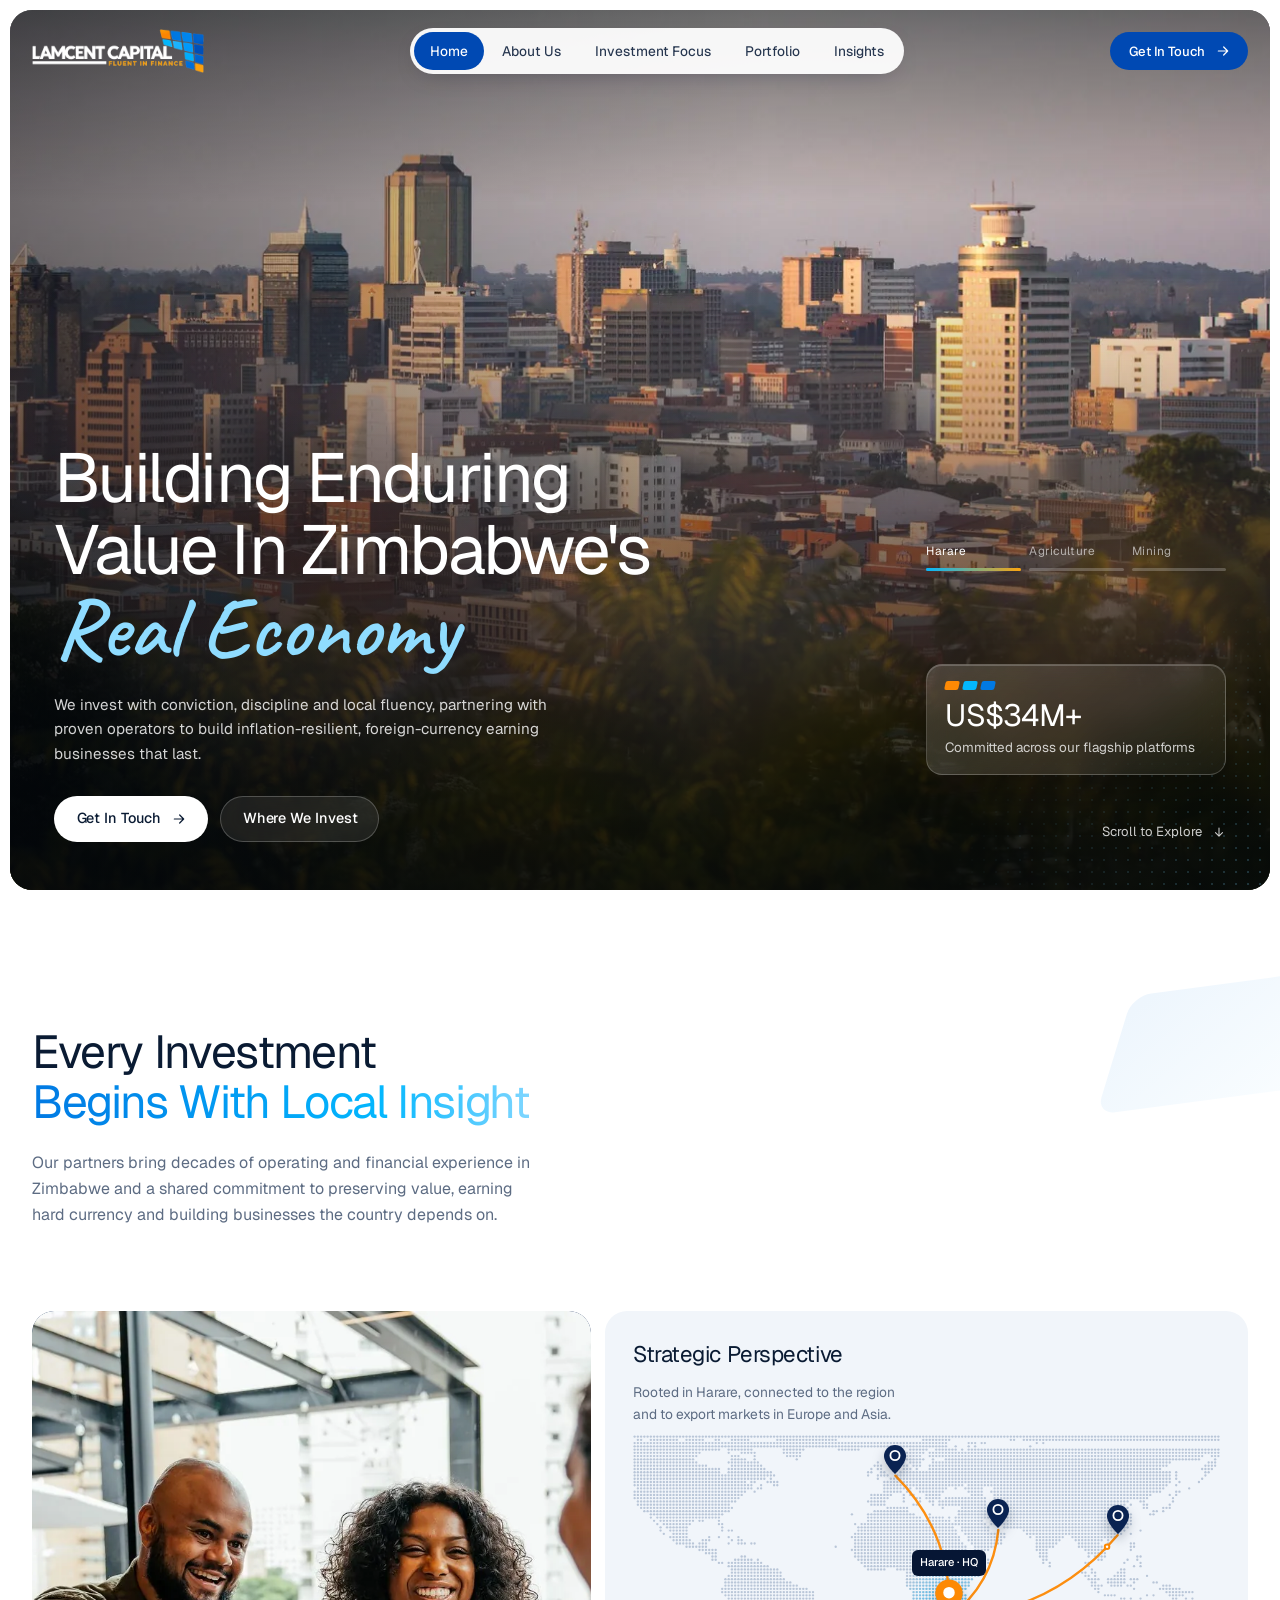
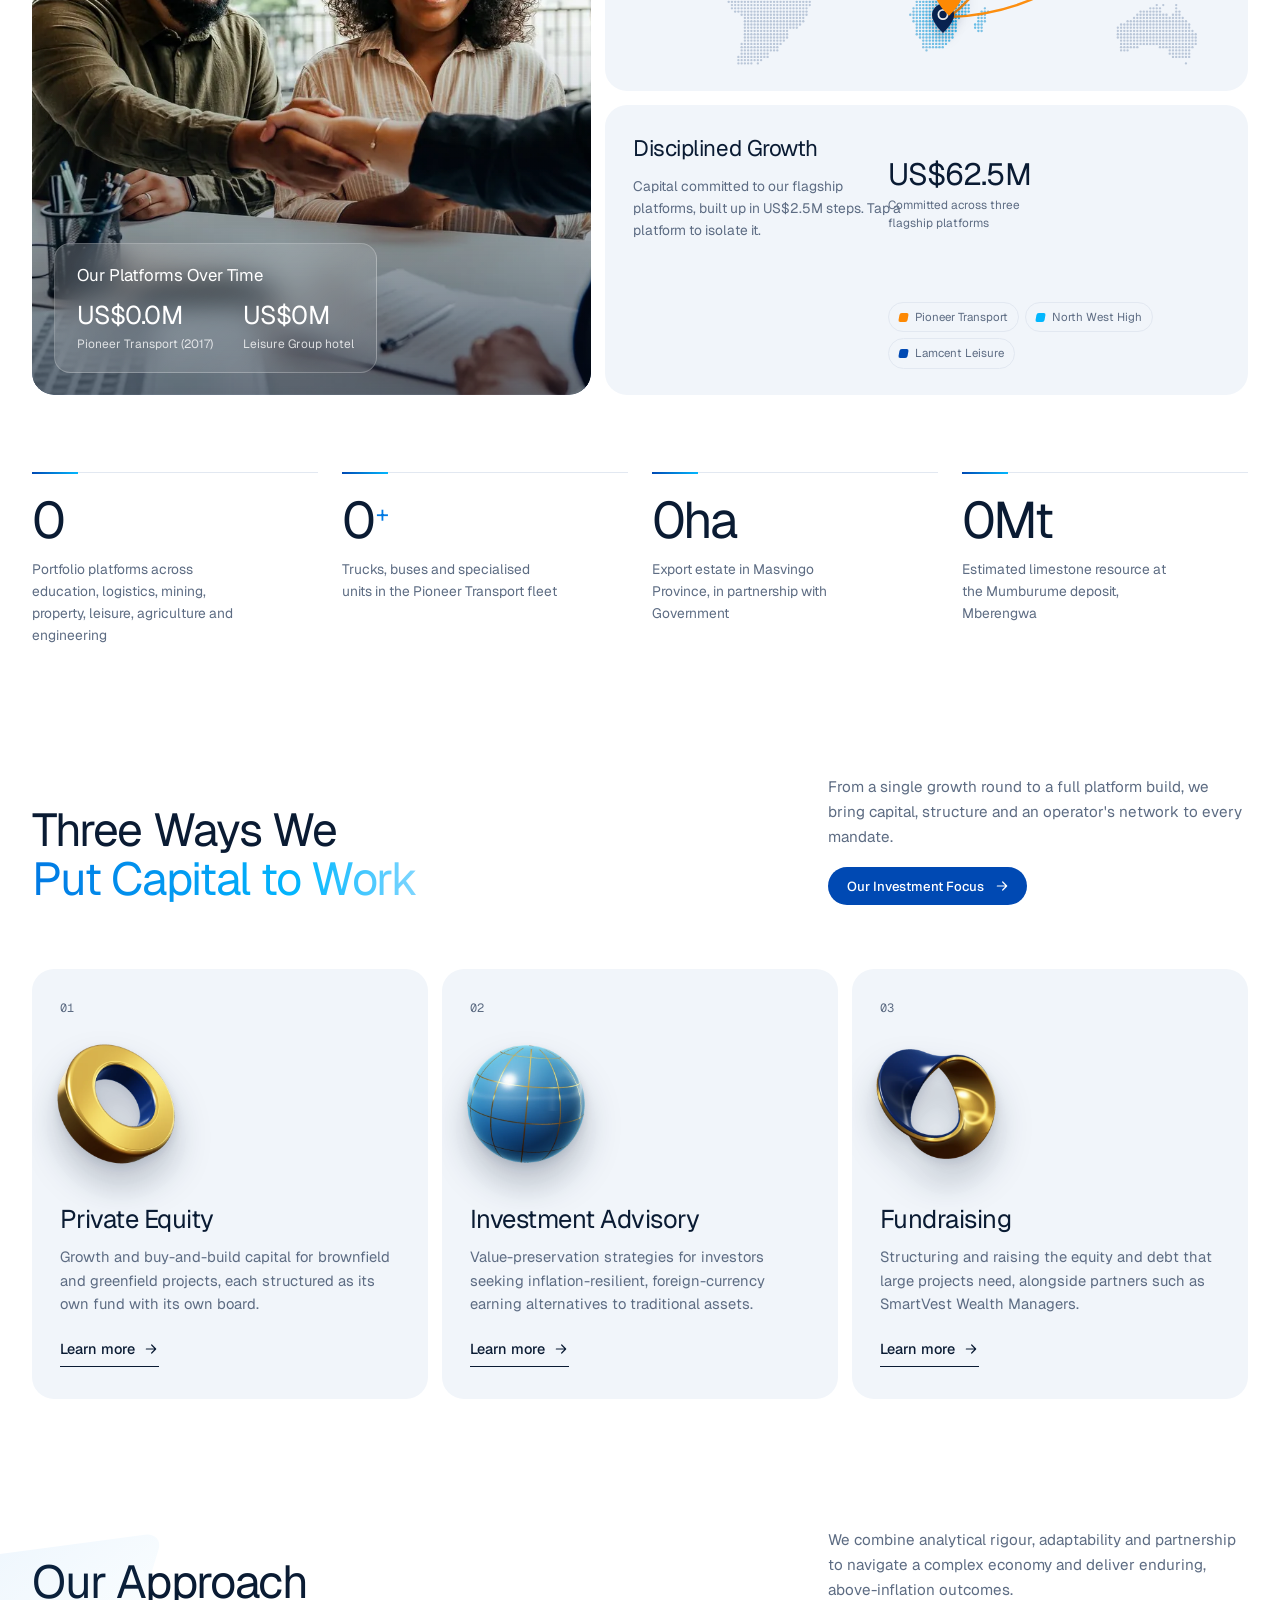
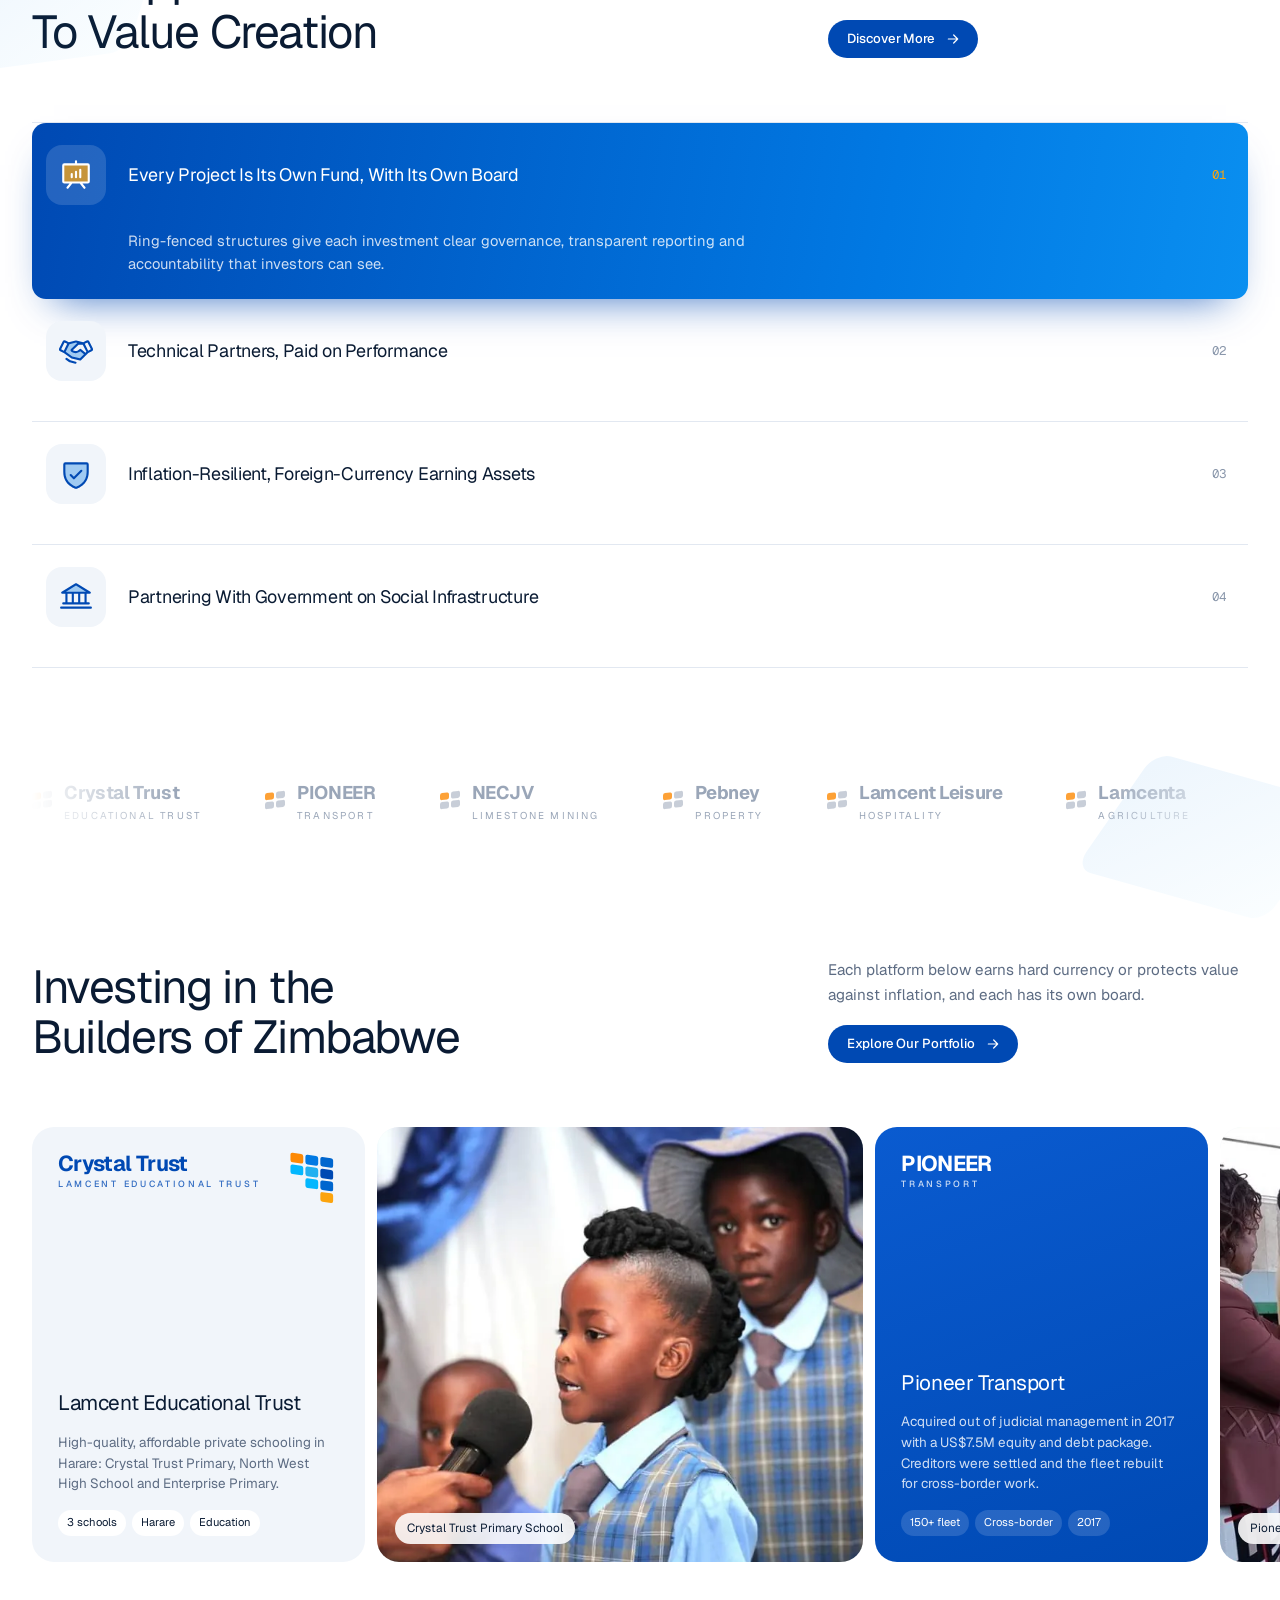
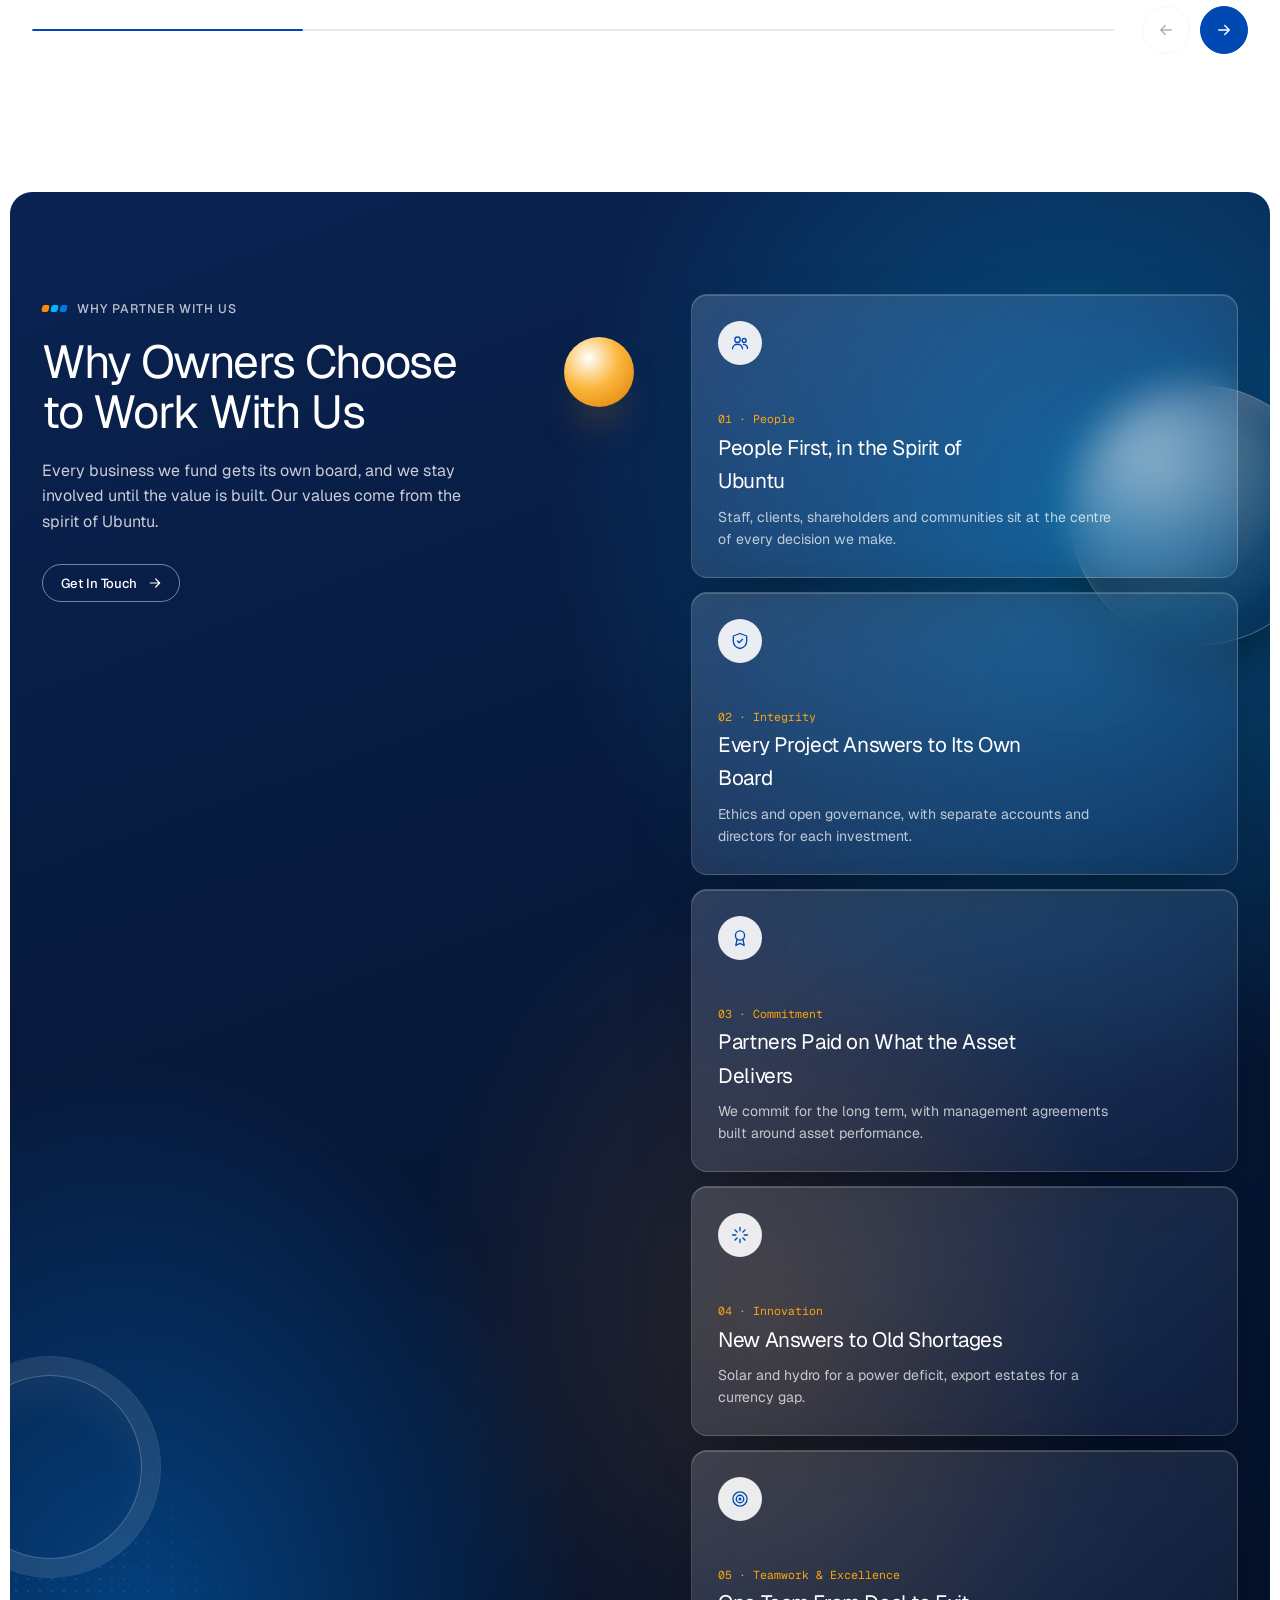
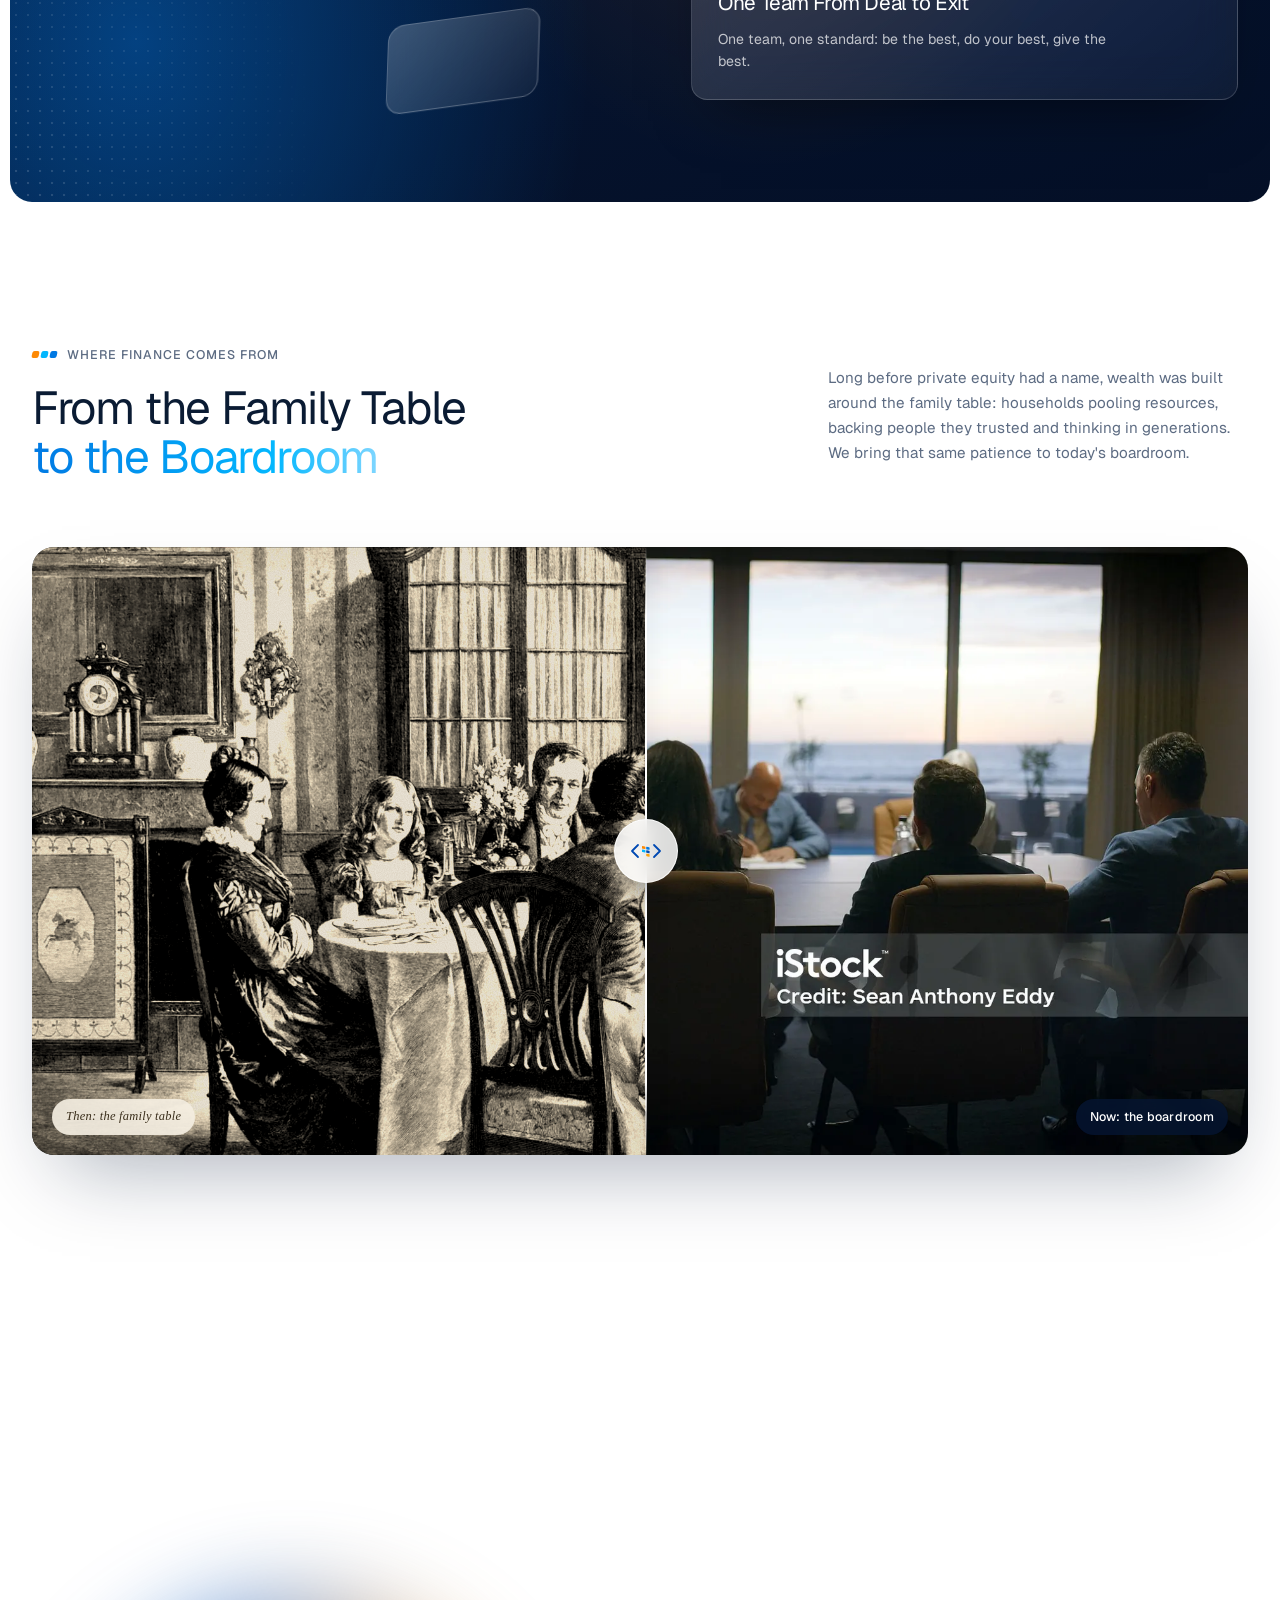
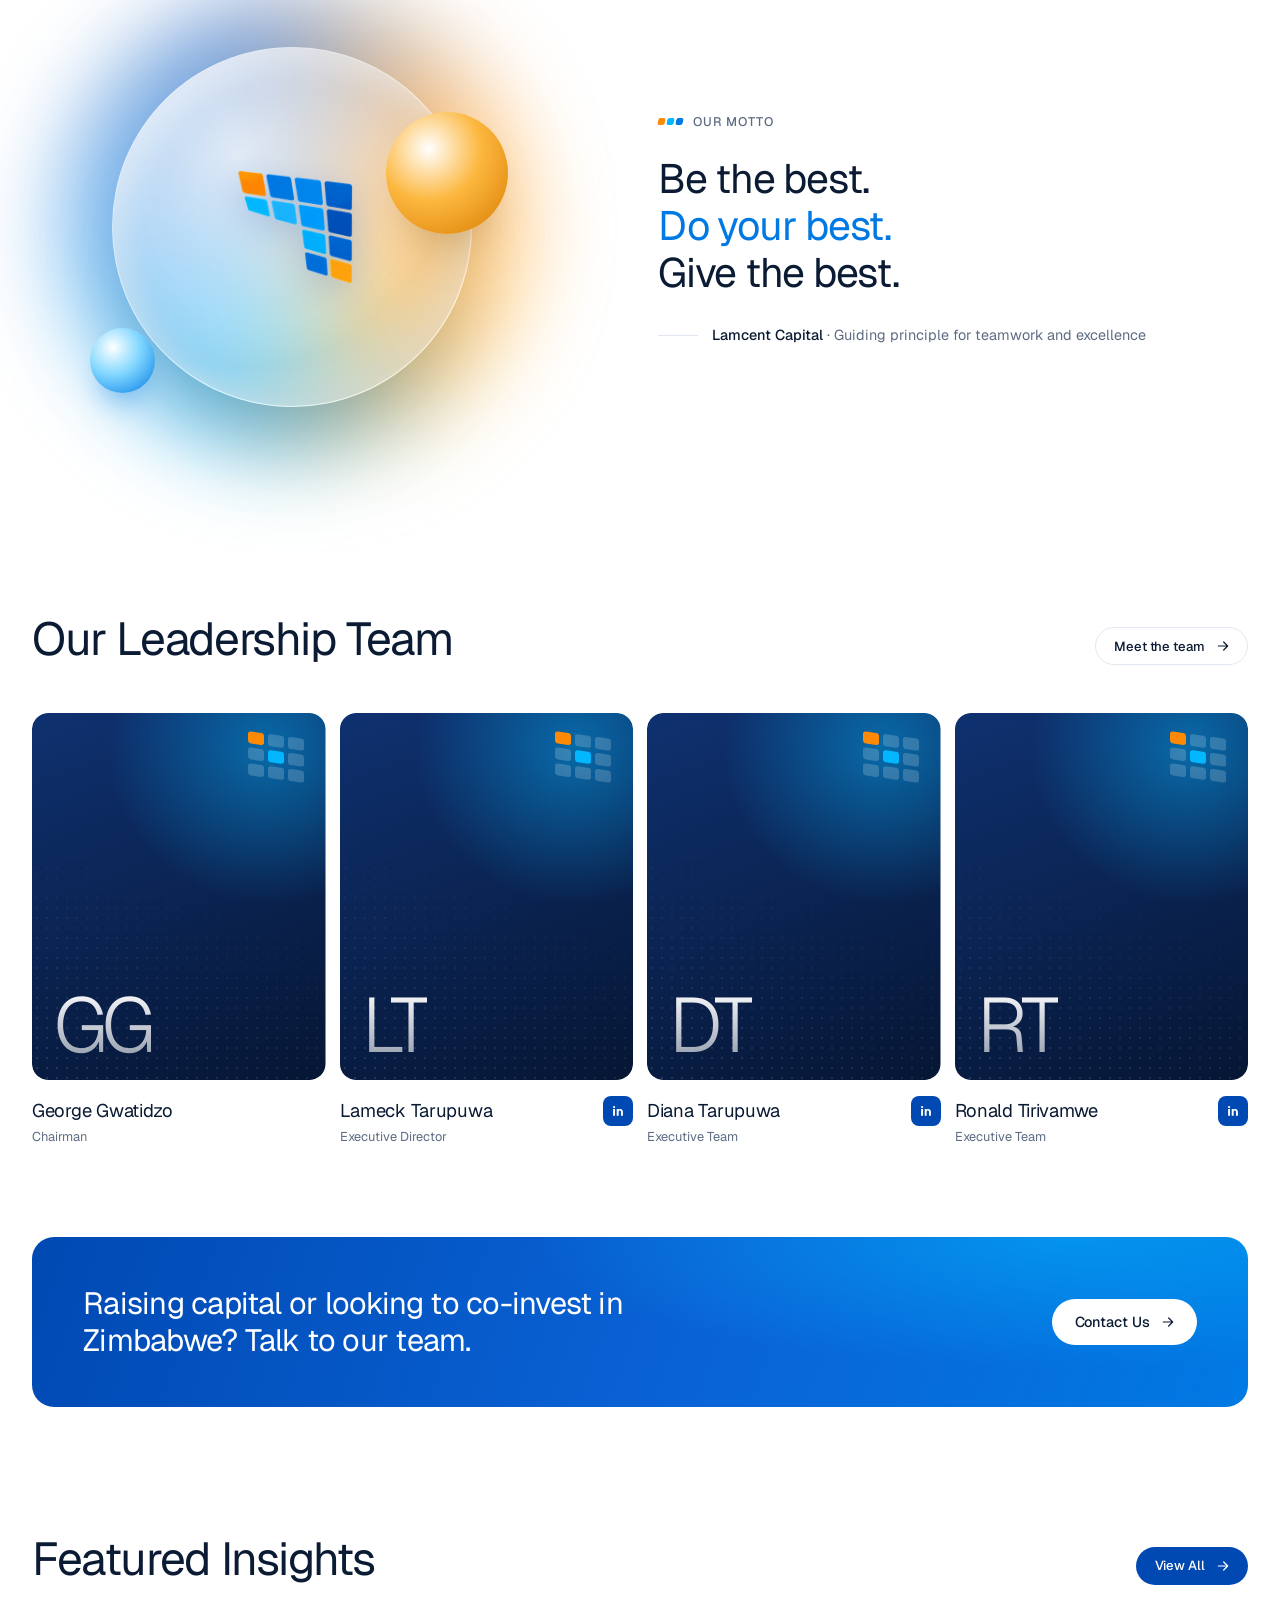
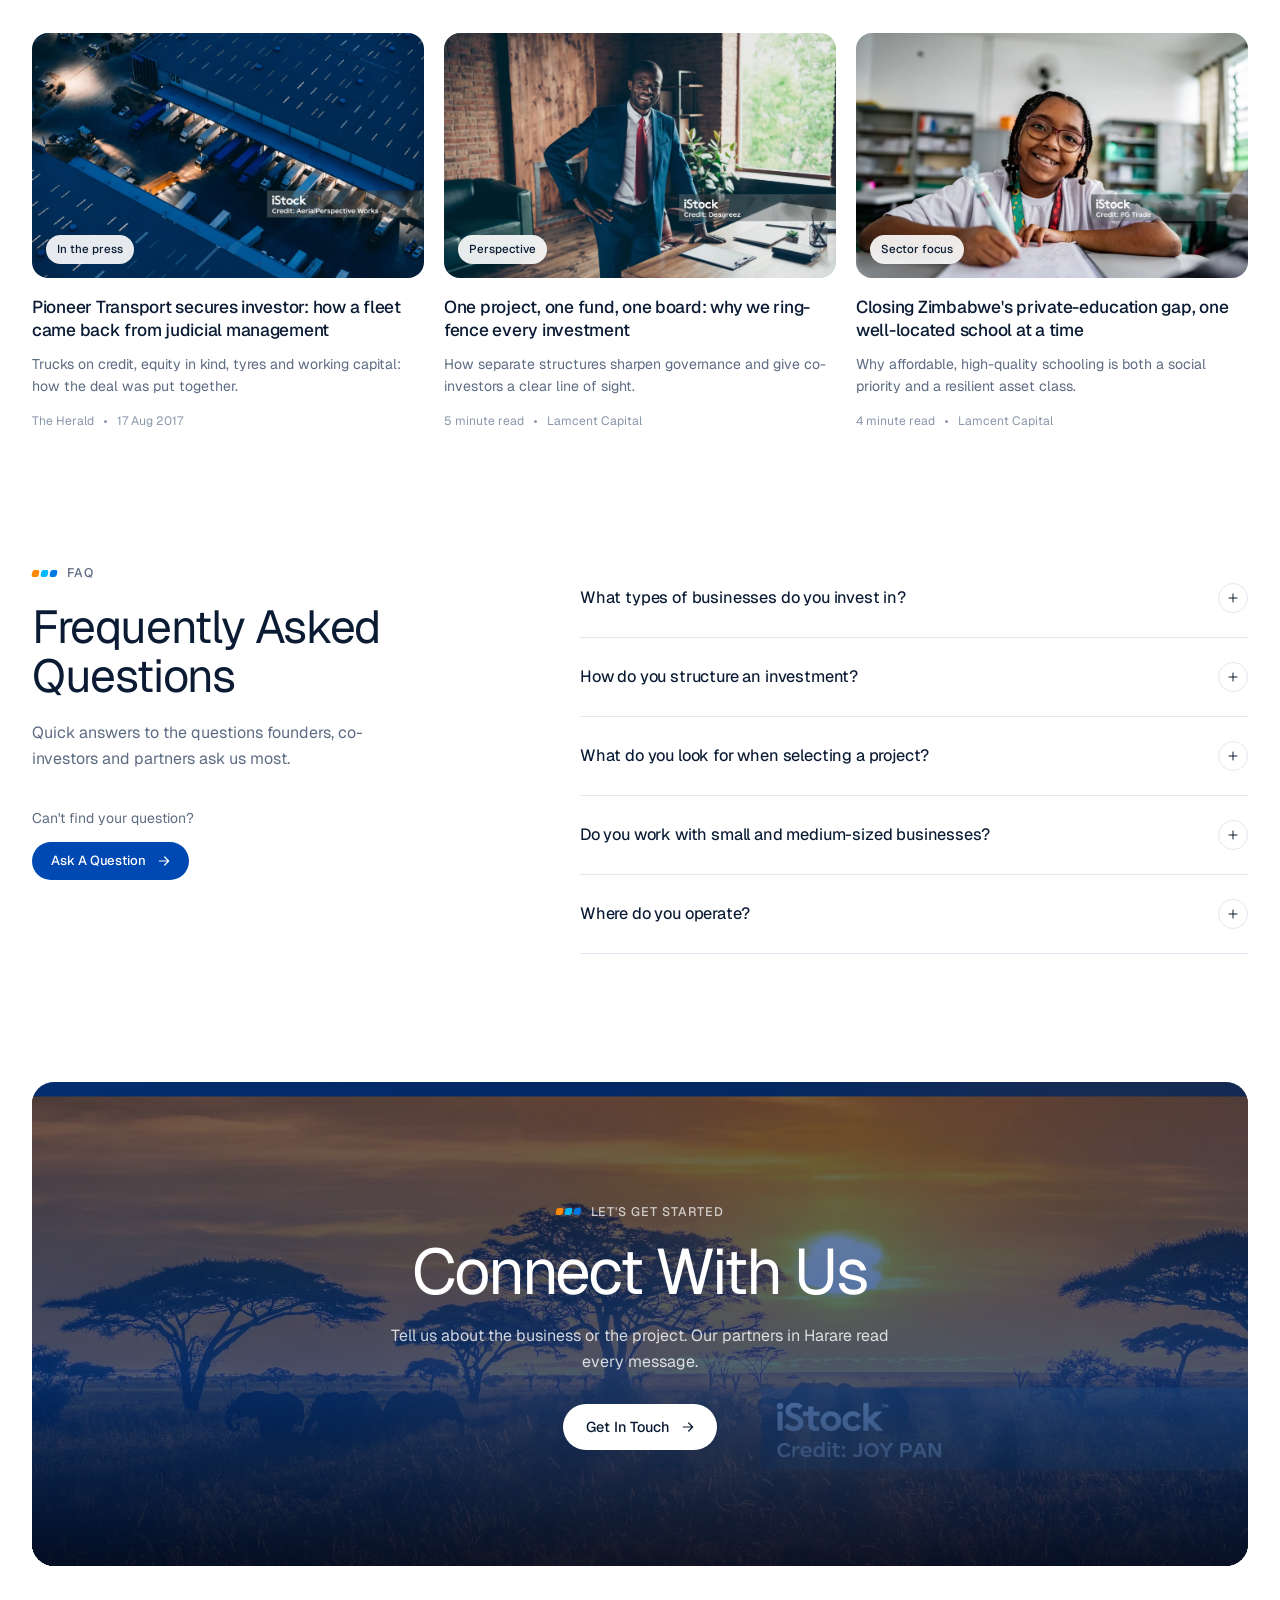
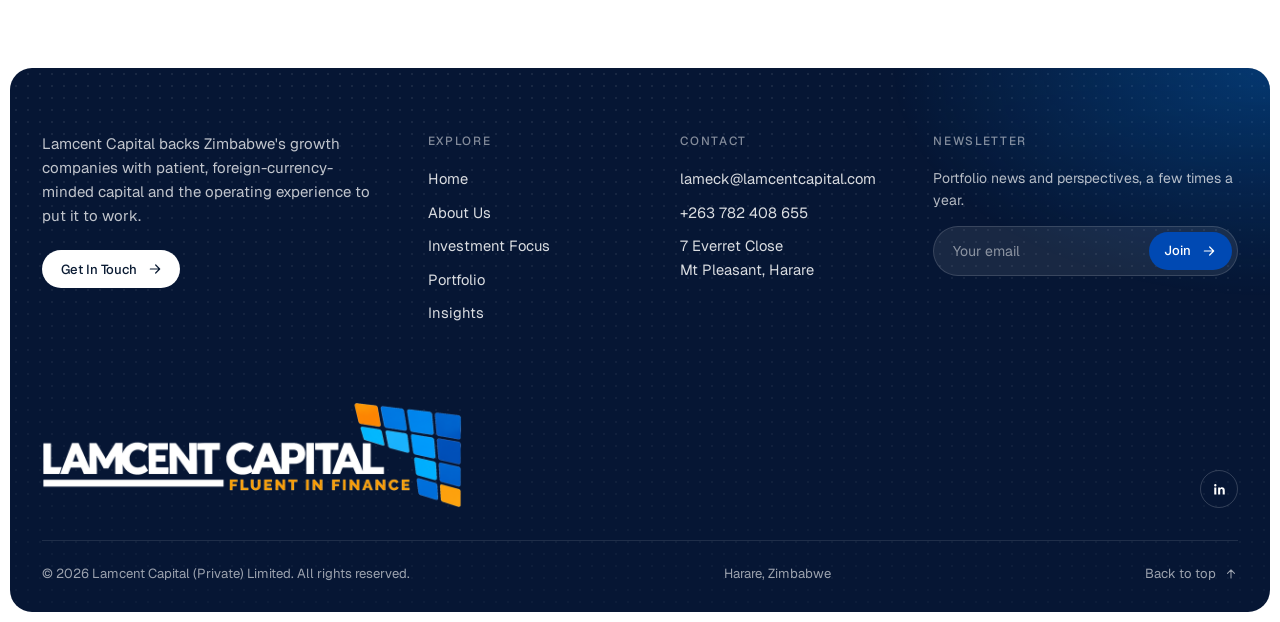
<file: index.html>
<!doctype html>
<html lang="en">
<head>
<meta charset="utf-8">
<meta name="viewport" content="width=device-width, initial-scale=1">
<title>Lamcent Capital | Private Equity in Zimbabwe</title>
<meta name="description" content="Lamcent Capital is a Harare-based private equity firm investing in inflation-resilient, foreign-currency earning businesses across education, logistics, mining, agriculture, property and hospitality.">
<meta name="theme-color" content="#061634">
<meta property="og:type" content="website">
<meta property="og:site_name" content="Lamcent Capital">
<meta property="og:title" content="Lamcent Capital | Private Equity in Zimbabwe">
<meta property="og:description" content="Lamcent Capital is a Harare-based private equity firm investing in inflation-resilient, foreign-currency earning businesses across education, logistics, mining, agriculture, property and hospitality.">
<meta property="og:image" content="assets/img/hero-harare-skyline.webp">
<link rel="icon" type="image/png" href="assets/img/favicon.png">
<link rel="preconnect" href="https://fonts.googleapis.com">
<link rel="preconnect" href="https://fonts.gstatic.com" crossorigin>
<link href="https://fonts.googleapis.com/css2?family=Geist:wght@300..700&family=Geist+Mono:wght@400;500&family=Caveat:wght@500;600&display=swap" rel="stylesheet">
<link rel="stylesheet" href="assets/css/style.css?v=66094907">
<script>document.documentElement.classList.add('js')</script>
</head>
<body id="top" data-page="home">
<svg xmlns="http://www.w3.org/2000/svg" aria-hidden="true" focusable="false" style="position:absolute;width:0;height:0;overflow:hidden">
  <defs>
    <!-- gold (brand amber/orange) and navy gradients for the 3D shapes -->
    <linearGradient id="sg-gold" x1="0" y1="0" x2="1" y2="1">
      <stop offset="0" stop-color="#ffe6b0"/><stop offset=".45" stop-color="#fcb73e"/><stop offset="1" stop-color="#d97a00"/>
    </linearGradient>
    <linearGradient id="sg-gold-top" x1="0" y1="0" x2="1" y2="1">
      <stop offset="0" stop-color="#fff4da"/><stop offset=".55" stop-color="#ffc766"/><stop offset="1" stop-color="#f59e0b"/>
    </linearGradient>
    <linearGradient id="sg-navy" x1="0" y1="0" x2="1" y2="1">
      <stop offset="0" stop-color="#1a4a9e"/><stop offset=".6" stop-color="#0a2352"/><stop offset="1" stop-color="#061634"/>
    </linearGradient>
    <linearGradient id="sg-inner" x1="0" y1="0" x2="0" y2="1">
      <stop offset="0" stop-color="#061634"/><stop offset="1" stop-color="#0179e3"/>
    </linearGradient>
    <linearGradient id="sg-blue" x1="0" y1="0" x2="1" y2="1">
      <stop offset="0" stop-color="#9fe3ff"/><stop offset=".5" stop-color="#0179e3"/><stop offset="1" stop-color="#0049b3"/>
    </linearGradient>
    <radialGradient id="sg-sphere" cx=".35" cy=".3" r=".8">
      <stop offset="0" stop-color="#ffffff"/><stop offset=".35" stop-color="#ffe2a8"/><stop offset=".75" stop-color="#9fd8ff"/><stop offset="1" stop-color="#4fb0f2"/>
    </radialGradient>
    <radialGradient id="sg-sphere-blue" cx=".35" cy=".3" r=".8">
      <stop offset="0" stop-color="#ffffff"/><stop offset=".4" stop-color="#9fe3ff"/><stop offset="1" stop-color="#0179e3"/>
    </radialGradient>
    <radialGradient id="sg-sphere-stone" cx=".35" cy=".3" r=".85">
      <stop offset="0" stop-color="#ffffff"/><stop offset=".5" stop-color="#d9dde3"/><stop offset="1" stop-color="#9aa3b0"/>
    </radialGradient>
    <linearGradient id="sg-amber-fade" x1="0" y1="0" x2="1" y2="0">
      <stop offset="0" stop-color="#fd8904" stop-opacity="0"/><stop offset="1" stop-color="#fd8904" stop-opacity=".9"/>
    </linearGradient>
    <linearGradient id="sg-amber-fade-r" x1="1" y1="0" x2="0" y2="0">
      <stop offset="0" stop-color="#fd8904" stop-opacity=".1"/><stop offset="1" stop-color="#fd8904" stop-opacity=".85"/>
    </linearGradient>
    <linearGradient id="sg-stone-fade" x1="0" y1="0" x2="0" y2="1">
      <stop offset="0" stop-color="#c5cad2"/><stop offset="1" stop-color="#eef0f3" stop-opacity=".2"/>
    </linearGradient>
    <linearGradient id="sg-cyan-step" x1="0" y1="0" x2="0" y2="1">
      <stop offset="0" stop-color="#03b7fe"/><stop offset="1" stop-color="#03b7fe" stop-opacity=".25"/>
    </linearGradient>
    <linearGradient id="sg-royal-step" x1="0" y1="0" x2="0" y2="1">
      <stop offset="0" stop-color="#0049b3"/><stop offset="1" stop-color="#0179e3" stop-opacity=".35"/>
    </linearGradient>
    <clipPath id="sg-sphere-clip"><circle cx="60" cy="60" r="42"/></clipPath>
    <clipPath id="sg-hole-clip"><ellipse cx="60" cy="44" rx="30" ry="13"/></clipPath>
    <mask id="sg-hole-mask" maskUnits="userSpaceOnUse" x="0" y="0" width="120" height="120">
      <rect width="120" height="120" fill="#fff"/>
      <ellipse cx="60" cy="66" rx="30" ry="13" fill="#000" clip-path="url(#sg-hole-clip)"/>
    </mask>

    <!-- 1. Ring: Private Equity -->
    <symbol id="shape-ring" viewBox="0 0 120 120">
      <g transform="rotate(-28 60 60)" mask="url(#sg-hole-mask)">
        <ellipse cx="60" cy="68" rx="40" ry="20" fill="url(#sg-navy)"/>
        <rect x="20" y="44" width="80" height="24" fill="url(#sg-gold)"/>
        <ellipse cx="60" cy="44" rx="40" ry="20" fill="url(#sg-gold-top)"/>
        <ellipse cx="60" cy="44" rx="30" ry="13" fill="url(#sg-inner)"/>
      </g>
    </symbol>

    <!-- 2. Sphere: Investment Advisory (globe meridians) -->
    <symbol id="shape-sphere" viewBox="0 0 120 120">
      <circle cx="60" cy="60" r="42" fill="url(#sg-sphere)"/>
      <g clip-path="url(#sg-sphere-clip)" stroke="#d98a12" stroke-width="1.1" opacity=".55" fill="none">
        <path d="M60 18v84M42 20c-13 26-13 54 0 80M78 20c13 26 13 54 0 80M28 30c-8 20-8 40 0 60M92 30c8 20 8 40 0 60"/>
        <path d="M18 60h84M22 42c25 7 51 7 76 0M22 78c25-7 51-7 76 0M30 28c20 5 40 5 60 0M30 92c20-5 40-5 60 0"/>
      </g>
      <ellipse cx="46" cy="40" rx="12" ry="7" fill="#fff" opacity=".55" transform="rotate(-30 46 40)"/>
    </symbol>

    <!-- 3. Twisted ribbon: Fundraising -->
    <symbol id="shape-ribbon" viewBox="0 0 120 120">
      <path d="M18 84C24 50 46 26 72 24c18-1 30 10 30 26-10-9-24-12-38-6C48 51 38 66 34 90z" fill="url(#sg-gold)"/>
      <path d="M34 90c4-24 14-39 30-46 14-6 28-3 38 6-1 14-12 26-28 31-15 5-28 8-40 9z" fill="url(#sg-navy)"/>
      <path d="M18 84c4 6 10 8 16 6l0 0c-6 1-12-1-16-6z" fill="#0a2352"/>
      <ellipse cx="68" cy="66" rx="20" ry="8" fill="#fff" opacity=".92" transform="rotate(-24 68 66)"/>
      <ellipse cx="68" cy="66" rx="20" ry="8" fill="none" stroke="#9fd8ff" stroke-width="1" opacity=".7" transform="rotate(-24 68 66)"/>
    </symbol>

    <!-- 4. Mosaic tile cluster -->
    <symbol id="shape-mosaic" viewBox="0 0 120 120">
      <g transform="skewY(8) translate(0 -8)">
        <rect x="14" y="20" width="24" height="18" rx="4" fill="#fd8904"/>
        <rect x="42" y="20" width="24" height="18" rx="4" fill="#0179e3"/>
        <rect x="70" y="20" width="24" height="18" rx="4" fill="#0066ce"/>
        <rect x="14" y="42" width="24" height="18" rx="4" fill="#03b7fe"/>
        <rect x="42" y="42" width="24" height="18" rx="4" fill="#22b0f0"/>
        <rect x="70" y="42" width="24" height="18" rx="4" fill="#0049b3"/>
        <rect x="42" y="64" width="24" height="18" rx="4" fill="#03b7fe"/>
        <rect x="70" y="64" width="24" height="18" rx="4" fill="#0066ce"/>
        <rect x="70" y="86" width="24" height="18" rx="4" fill="#fca40d"/>
      </g>
    </symbol>

    <!-- Society-style card art -->
    <symbol id="art-chevrons" viewBox="0 0 200 300" preserveAspectRatio="xMaxYMid slice">
      <path d="M40 10h70l50 70-50 70H40l50-70z" fill="url(#sg-amber-fade)"/>
      <path d="M120 10h70l50 70-50 70h-70l50-70z" fill="url(#sg-amber-fade-r)" opacity=".7"/>
      <path d="M40 160h70l50 70-50 70H40l50-70z" fill="url(#sg-amber-fade)" opacity=".85"/>
      <path d="M120 160h70l50 70-50 70h-70l50-70z" fill="url(#sg-amber-fade-r)" opacity=".55"/>
    </symbol>
    <symbol id="art-spheres" viewBox="0 0 200 300" preserveAspectRatio="xMaxYMid slice">
      <circle cx="80" cy="80" r="54" fill="url(#sg-sphere-stone)"/>
      <path d="M150 0a54 54 0 0 1 54 54v0h-54z" fill="url(#sg-stone-fade)"/>
      <path d="M26 150h108a54 54 0 0 1-108 0z" fill="url(#sg-sphere-stone)"/>
      <circle cx="190" cy="150" r="54" fill="url(#sg-stone-fade)"/>
      <path d="M26 290a54 54 0 0 1 108 0z" fill="url(#sg-sphere-stone)" opacity=".85"/>
      <circle cx="190" cy="270" r="40" fill="url(#sg-sphere-stone)" opacity=".7"/>
    </symbol>
    <symbol id="art-ellipse" viewBox="0 0 200 300" preserveAspectRatio="xMaxYMid slice">
      <ellipse cx="140" cy="150" rx="140" ry="110" fill="#0179e3" opacity=".14"/>
      <ellipse cx="140" cy="150" rx="96" ry="86" fill="#0179e3" opacity=".18"/>
      <ellipse cx="150" cy="150" rx="58" ry="56" fill="url(#sg-sphere-blue)" opacity=".85"/>
      <circle cx="150" cy="150" r="26" fill="#fff" opacity=".55"/>
      <circle cx="150" cy="150" r="14" fill="#0179e3" opacity=".35"/>
    </symbol>
    <symbol id="art-steps" viewBox="0 0 200 300" preserveAspectRatio="xMaxYMid slice">
      <rect x="40" y="20" width="80" height="80" rx="12" fill="url(#sg-royal-step)"/>
      <rect x="120" y="70" width="80" height="80" rx="12" fill="url(#sg-cyan-step)"/>
      <rect x="40" y="140" width="80" height="80" rx="12" fill="url(#sg-royal-step)" opacity=".85"/>
      <rect x="120" y="190" width="80" height="80" rx="12" fill="url(#sg-cyan-step)" opacity=".7"/>
      <rect x="40" y="260" width="80" height="80" rx="12" fill="#fd8904" opacity=".5"/>
    </symbol>
    <symbol id="art-tiles" viewBox="0 0 200 300" preserveAspectRatio="xMaxYMid slice">
      <g transform="skewY(10) translate(0 -20)">
        <rect x="50" y="40" width="60" height="44" rx="9" fill="#fd8904" opacity=".9"/>
        <rect x="116" y="40" width="60" height="44" rx="9" fill="#0179e3" opacity=".75"/>
        <rect x="50" y="90" width="60" height="44" rx="9" fill="#03b7fe" opacity=".6"/>
        <rect x="116" y="90" width="60" height="44" rx="9" fill="#0049b3" opacity=".8"/>
        <rect x="116" y="140" width="60" height="44" rx="9" fill="#03b7fe" opacity=".45"/>
        <rect x="116" y="190" width="60" height="44" rx="9" fill="#0179e3" opacity=".35"/>
        <rect x="116" y="240" width="60" height="44" rx="9" fill="#fca40d" opacity=".6"/>
      </g>
    </symbol>

    <!-- Map pins -->
    <symbol id="i-pin" viewBox="0 0 26 32"><path d="M13 31s11-10.2 11-18A11 11 0 0 0 2 13c0 7.8 11 18 11 18z" fill="#0a2352"/><circle cx="13" cy="12.5" r="4.6" fill="none" stroke="#fff" stroke-width="1.8"/></symbol>
    <symbol id="i-pin-hq" viewBox="0 0 26 32"><path d="M13 31s11-10.2 11-18A11 11 0 0 0 2 13c0 7.8 11 18 11 18z" fill="#fd8904"/><circle cx="13" cy="12.5" r="4.6" fill="#fff"/></symbol>
    <symbol id="i-pin-blue" viewBox="0 0 26 32"><path d="M13 31s11-10.2 11-18A11 11 0 0 0 2 13c0 7.8 11 18 11 18z" fill="#0179e3"/><circle cx="13" cy="12.5" r="4.6" fill="none" stroke="#fff" stroke-width="1.8"/></symbol>

    <!-- UI icons (stroke) -->
    <symbol id="i-arrow" viewBox="0 0 24 24"><path d="M5 12h14M13 6l6 6-6 6" fill="none" stroke="currentColor" stroke-width="1.8" stroke-linecap="round" stroke-linejoin="round"/></symbol>
    <symbol id="i-arrow-left" viewBox="0 0 24 24"><path d="M19 12H5M11 6l-6 6 6 6" fill="none" stroke="currentColor" stroke-width="1.8" stroke-linecap="round" stroke-linejoin="round"/></symbol>
    <symbol id="i-arrow-down" viewBox="0 0 24 24"><path d="M12 5v14M6 13l6 6 6-6" fill="none" stroke="currentColor" stroke-width="1.8" stroke-linecap="round" stroke-linejoin="round"/></symbol>
    <symbol id="i-arrow-up" viewBox="0 0 24 24"><path d="M12 19V5M6 11l6-6 6 6" fill="none" stroke="currentColor" stroke-width="1.8" stroke-linecap="round" stroke-linejoin="round"/></symbol>
    <symbol id="i-plus" viewBox="0 0 24 24"><path d="M12 4v16M4 12h16" fill="none" stroke="currentColor" stroke-width="2" stroke-linecap="round"/></symbol>
    <symbol id="i-youtube" viewBox="0 0 24 24"><path fill="currentColor" d="M23.498 6.186a3.016 3.016 0 0 0-2.122-2.136C19.505 3.545 12 3.545 12 3.545s-7.505 0-9.377.505A3.017 3.017 0 0 0 .502 6.186C0 8.07 0 12 0 12s0 3.93.502 5.814a3.016 3.016 0 0 0 2.122 2.136c1.871.505 9.376.505 9.376.505s7.505 0 9.377-.505a3.015 3.015 0 0 0 2.122-2.136C24 15.93 24 12 24 12s0-3.93-.502-5.814zM9.545 15.568V8.432L15.818 12l-6.273 3.568z"/></symbol>
    <symbol id="i-menu" viewBox="0 0 24 24"><path d="M4 8h16M4 16h10" fill="none" stroke="currentColor" stroke-width="1.8" stroke-linecap="round"/></symbol>
    <symbol id="i-close" viewBox="0 0 24 24"><path d="M6 6l12 12M18 6L6 18" fill="none" stroke="currentColor" stroke-width="1.8" stroke-linecap="round"/></symbol>
    <symbol id="i-mail" viewBox="0 0 24 24"><g fill="none" stroke="currentColor" stroke-width="1.7" stroke-linecap="round" stroke-linejoin="round"><rect x="3" y="5" width="18" height="14" rx="3"/><path d="M4 7l8 6 8-6"/></g></symbol>
    <symbol id="i-phone" viewBox="0 0 24 24"><path d="M5 4h3l2 5-2.5 1.5a11 11 0 0 0 6 6L15 14l5 2v3a2 2 0 0 1-2 2A16 16 0 0 1 3 6a2 2 0 0 1 2-2z" fill="none" stroke="currentColor" stroke-width="1.7" stroke-linejoin="round"/></symbol>
    <symbol id="i-location" viewBox="0 0 24 24"><g fill="none" stroke="currentColor" stroke-width="1.7"><path d="M12 21s7-6.3 7-12a7 7 0 0 0-14 0c0 5.7 7 12 7 12z"/><circle cx="12" cy="9" r="2.6"/></g></symbol>
    <symbol id="i-linkedin" viewBox="0 0 24 24"><path fill="currentColor" d="M6.9 8.6H3.6V20h3.3V8.6zM5.3 3.3a1.9 1.9 0 1 0 0 3.8 1.9 1.9 0 0 0 0-3.8zM20.4 13.5c0-3.1-1.7-5.1-4.4-5.1-1.5 0-2.6.8-3 1.6V8.6H9.8V20h3.3v-6c0-1.6.7-2.7 2.1-2.7 1.3 0 1.9.9 1.9 2.7v6h3.3v-6.5z"/></symbol>
    <symbol id="i-facebook" viewBox="0 0 24 24"><path fill="currentColor" d="M13.5 21v-7.4H16l.4-3h-2.9V8.8c0-.9.3-1.5 1.5-1.5h1.5V4.6c-.3 0-1.2-.1-2.2-.1-2.2 0-3.7 1.3-3.7 3.8v2.3H8.1v3h2.5V21h2.9z"/></symbol>

    <!-- Feature icons (line) -->
    <symbol id="i-board" viewBox="0 0 24 24"><g fill="none" stroke="currentColor" stroke-width="1.6" stroke-linecap="round" stroke-linejoin="round"><rect x="3" y="4" width="18" height="12" rx="2"/><path d="M8 20h8M12 16v4M7 12l3-3 2 2 4-4"/></g></symbol>
    <symbol id="i-handshake" viewBox="0 0 24 24"><g fill="none" stroke="currentColor" stroke-width="1.6" stroke-linecap="round" stroke-linejoin="round"><path d="M3 12l4-4 4 2 3-2 7 4"/><path d="M7 8v6l5 4 3-2 3 1 3-3M10 14l2 2M12 12l2 2"/></g></symbol>
    <symbol id="i-shield" viewBox="0 0 24 24"><g fill="none" stroke="currentColor" stroke-width="1.6" stroke-linecap="round" stroke-linejoin="round"><path d="M12 3l8 3v6c0 4.5-3.4 8-8 9-4.6-1-8-4.5-8-9V6z"/><path d="M9 12l2 2 4-4"/></g></symbol>
    <symbol id="i-coins" viewBox="0 0 24 24"><g fill="none" stroke="currentColor" stroke-width="1.6" stroke-linecap="round" stroke-linejoin="round"><ellipse cx="9" cy="7" rx="6" ry="3"/><path d="M3 7v4c0 1.7 2.7 3 6 3s6-1.3 6-3V7"/><path d="M9 14v3c0 1.7 2.7 3 6 3s6-1.3 6-3v-4c0-1.6-2.4-2.9-5.5-3"/></g></symbol>
    <symbol id="i-landmark" viewBox="0 0 24 24"><g fill="none" stroke="currentColor" stroke-width="1.6" stroke-linecap="round" stroke-linejoin="round"><path d="M3 10l9-6 9 6M5 10v8M9.5 10v8M14.5 10v8M19 10v8M3 20h18"/></g></symbol>
    <symbol id="i-users" viewBox="0 0 24 24"><g fill="none" stroke="currentColor" stroke-width="1.6" stroke-linecap="round" stroke-linejoin="round"><circle cx="9" cy="8" r="3.2"/><path d="M3 19c0-3.3 2.7-5.5 6-5.5s6 2.2 6 5.5"/><circle cx="17" cy="9" r="2.4"/><path d="M16 13.6c2.9.2 5 2 5 4.9"/></g></symbol>
    <symbol id="i-spark" viewBox="0 0 24 24"><g fill="none" stroke="currentColor" stroke-width="1.6" stroke-linecap="round" stroke-linejoin="round"><path d="M12 3v4M12 17v4M3 12h4M17 12h4M6 6l2.5 2.5M15.5 15.5L18 18M6 18l2.5-2.5M15.5 8.5L18 6"/></g></symbol>
    <symbol id="i-target" viewBox="0 0 24 24"><g fill="none" stroke="currentColor" stroke-width="1.6"><circle cx="12" cy="12" r="8.5"/><circle cx="12" cy="12" r="4.5"/><circle cx="12" cy="12" r="1" fill="currentColor"/></g></symbol>
    <symbol id="i-chart" viewBox="0 0 24 24"><g fill="none" stroke="currentColor" stroke-width="1.6" stroke-linecap="round" stroke-linejoin="round"><path d="M4 4v16h16"/><path d="M8 15l3-4 3 2 5-6"/></g></symbol>
    <symbol id="i-globe" viewBox="0 0 24 24"><g fill="none" stroke="currentColor" stroke-width="1.6"><circle cx="12" cy="12" r="8.5"/><path d="M3.5 12h17M12 3.5c2.5 2.6 3.6 5.4 3.6 8.5s-1.1 5.9-3.6 8.5c-2.5-2.6-3.6-5.4-3.6-8.5s1.1-5.9 3.6-8.5z"/></g></symbol>
    <symbol id="i-heart" viewBox="0 0 24 24"><path d="M12 20s-7.5-4.6-7.5-10A4.3 4.3 0 0 1 12 7.4 4.3 4.3 0 0 1 19.5 10c0 5.4-7.5 10-7.5 10z" fill="none" stroke="currentColor" stroke-width="1.6" stroke-linejoin="round"/></symbol>
    <symbol id="i-award" viewBox="0 0 24 24"><g fill="none" stroke="currentColor" stroke-width="1.6" stroke-linecap="round" stroke-linejoin="round"><circle cx="12" cy="9" r="5.5"/><path d="M8.5 13.5L7 21l5-2.5 5 2.5-1.5-7.5"/></g></symbol>
    <symbol id="i-book" viewBox="0 0 24 24"><g fill="none" stroke="currentColor" stroke-width="1.6" stroke-linecap="round" stroke-linejoin="round"><path d="M4 5.5A2.5 2.5 0 0 1 6.5 3H20v15H6.5A2.5 2.5 0 0 0 4 20.5z"/><path d="M4 20.5A2.5 2.5 0 0 0 6.5 23H20v-5"/></g></symbol>
    <symbol id="i-truck" viewBox="0 0 24 24"><g fill="none" stroke="currentColor" stroke-width="1.6" stroke-linecap="round" stroke-linejoin="round"><path d="M2 6h12v10H2zM14 9h4l4 4v3h-8z"/><circle cx="6" cy="18" r="2"/><circle cx="18" cy="18" r="2"/></g></symbol>
    <symbol id="i-leaf" viewBox="0 0 24 24"><g fill="none" stroke="currentColor" stroke-width="1.6" stroke-linecap="round" stroke-linejoin="round"><path d="M5 19c0-8 5-14 15-15-1 10-7 15-15 15z"/><path d="M5 19l8-8"/></g></symbol>
    <symbol id="i-pick" viewBox="0 0 24 24"><g fill="none" stroke="currentColor" stroke-width="1.6" stroke-linecap="round" stroke-linejoin="round"><path d="M4 8c5-4 11-4 16 0M12 6l-7 15"/><path d="M14 13l3 8"/></g></symbol>
    <symbol id="i-building" viewBox="0 0 24 24"><g fill="none" stroke="currentColor" stroke-width="1.6" stroke-linecap="round" stroke-linejoin="round"><path d="M4 21V5l8-2v18M12 8h8v13M3 21h18M7 8h2M7 12h2M7 16h2M15 12h2M15 16h2"/></g></symbol>
    <symbol id="i-bolt" viewBox="0 0 24 24"><path d="M13 3L5 13h6l-1 8 8-10h-6z" fill="none" stroke="currentColor" stroke-width="1.6" stroke-linejoin="round"/></symbol>
    <symbol id="i-bed" viewBox="0 0 24 24"><g fill="none" stroke="currentColor" stroke-width="1.6" stroke-linecap="round" stroke-linejoin="round"><path d="M3 18V6M3 14h18v4M21 14v-3a3 3 0 0 0-3-3h-7v6"/><circle cx="7" cy="10.5" r="2"/></g></symbol>
    <symbol id="i-health" viewBox="0 0 24 24"><g fill="none" stroke="currentColor" stroke-width="1.6" stroke-linecap="round" stroke-linejoin="round"><rect x="3" y="3" width="18" height="18" rx="5"/><path d="M12 8v8M8 12h8"/></g></symbol>
    <!-- Phosphor duotone (MIT) -->
    <symbol id="ph-presentation-chart" viewBox="0 0 256 256" fill="currentColor"><path d="M224,56V176a8,8,0,0,1-8,8H40a8,8,0,0,1-8-8V56a8,8,0,0,1,8-8H216A8,8,0,0,1,224,56Z" class="ph-tone"/><path d="M216,40H136V24a8,8,0,0,0-16,0V40H40A16,16,0,0,0,24,56V176a16,16,0,0,0,16,16H79.36L57.75,219a8,8,0,0,0,12.5,10l29.59-37h56.32l29.59,37a8,8,0,1,0,12.5-10l-21.61-27H216a16,16,0,0,0,16-16V56A16,16,0,0,0,216,40Zm0,136H40V56H216V176ZM104,120v24a8,8,0,0,1-16,0V120a8,8,0,0,1,16,0Zm32-16v40a8,8,0,0,1-16,0V104a8,8,0,0,1,16,0Zm32-16v56a8,8,0,0,1-16,0V88a8,8,0,0,1,16,0Z"/></symbol>
    <symbol id="ph-handshake" viewBox="0 0 256 256" fill="currentColor"><path d="M200,152l-40,40L96,176,40,136,72.68,70.63,128,56l55.32,14.63L183.6,72H144L98.34,116.29a8,8,0,0,0,1.38,12.42C117.23,139.9,141,139.13,160,120Z" class="ph-tone"/><path d="M254.3,107.91,228.78,56.85a16,16,0,0,0-21.47-7.15L182.44,62.13,130.05,48.27a8.14,8.14,0,0,0-4.1,0L73.56,62.13,48.69,49.7a16,16,0,0,0-21.47,7.15L1.7,107.9a16,16,0,0,0,7.15,21.47l27,13.51,55.49,39.63a8.06,8.06,0,0,0,2.71,1.25l64,16a8,8,0,0,0,7.6-2.1l55.07-55.08,26.42-13.21a16,16,0,0,0,7.15-21.46Zm-54.89,33.37L165,113.72a8,8,0,0,0-10.68.61C136.51,132.27,116.66,130,104,122L147.24,80h31.81l27.21,54.41ZM41.53,64,62,74.22,36.43,125.27,16,115.06Zm116,119.13L99.42,168.61l-49.2-35.14,28-56L128,64.28l9.8,2.59-45,43.68-.08.09a16,16,0,0,0,2.72,24.81c20.56,13.13,45.37,11,64.91-5L188,152.66Zm62-57.87-25.52-51L214.47,64,240,115.06Zm-87.75,92.67a8,8,0,0,1-7.75,6.06,8.13,8.13,0,0,1-1.95-.24L80.41,213.33a7.89,7.89,0,0,1-2.71-1.25L51.35,193.26a8,8,0,0,1,9.3-13l25.11,17.94L126,208.24A8,8,0,0,1,131.82,217.94Z"/></symbol>
    <symbol id="ph-shield-check" viewBox="0 0 256 256" fill="currentColor"><path d="M216,56v56c0,96-88,120-88,120S40,208,40,112V56a8,8,0,0,1,8-8H208A8,8,0,0,1,216,56Z" class="ph-tone"/><path d="M208,40H48A16,16,0,0,0,32,56v56c0,52.72,25.52,84.67,46.93,102.19,23.06,18.86,46,25.26,47,25.53a8,8,0,0,0,4.2,0c1-.27,23.91-6.67,47-25.53C198.48,196.67,224,164.72,224,112V56A16,16,0,0,0,208,40Zm0,72c0,37.07-13.66,67.16-40.6,89.42A129.3,129.3,0,0,1,128,223.62a128.25,128.25,0,0,1-38.92-21.81C61.82,179.51,48,149.3,48,112l0-56,160,0ZM82.34,141.66a8,8,0,0,1,11.32-11.32L112,148.69l50.34-50.35a8,8,0,0,1,11.32,11.32l-56,56a8,8,0,0,1-11.32,0Z"/></symbol>
    <symbol id="ph-bank" viewBox="0 0 256 256" fill="currentColor"><path d="M232,96H24L128,32Z" class="ph-tone"/><path d="M24,104H48v64H32a8,8,0,0,0,0,16H224a8,8,0,0,0,0-16H208V104h24a8,8,0,0,0,4.19-14.81l-104-64a8,8,0,0,0-8.38,0l-104,64A8,8,0,0,0,24,104Zm40,0H96v64H64Zm80,0v64H112V104Zm48,64H160V104h32ZM128,41.39,203.74,88H52.26ZM248,208a8,8,0,0,1-8,8H16a8,8,0,0,1,0-16H240A8,8,0,0,1,248,208Z"/></symbol>
    <symbol id="ph-users-three" viewBox="0 0 256 256" fill="currentColor"><path d="M168,144a40,40,0,1,1-40-40A40,40,0,0,1,168,144ZM64,56A32,32,0,1,0,96,88,32,32,0,0,0,64,56Zm128,0a32,32,0,1,0,32,32A32,32,0,0,0,192,56Z" class="ph-tone"/><path d="M244.8,150.4a8,8,0,0,1-11.2-1.6A51.6,51.6,0,0,0,192,128a8,8,0,0,1,0-16,24,24,0,1,0-23.24-30,8,8,0,1,1-15.5-4A40,40,0,1,1,219,117.51a67.94,67.94,0,0,1,27.43,21.68A8,8,0,0,1,244.8,150.4ZM190.92,212a8,8,0,1,1-13.85,8,57,57,0,0,0-98.15,0,8,8,0,1,1-13.84-8,72.06,72.06,0,0,1,33.74-29.92,48,48,0,1,1,58.36,0A72.06,72.06,0,0,1,190.92,212ZM128,176a32,32,0,1,0-32-32A32,32,0,0,0,128,176ZM72,120a8,8,0,0,0-8-8A24,24,0,1,1,87.24,82a8,8,0,1,0,15.5-4A40,40,0,1,0,37,117.51,67.94,67.94,0,0,0,9.6,139.19a8,8,0,1,0,12.8,9.61A51.6,51.6,0,0,1,64,128,8,8,0,0,0,72,120Z"/></symbol>
  </defs>
</svg>
<a class="skip-link" href="#main">Skip to content</a>

<div class="preloader" aria-hidden="true">
  <div class="preloader__mosaic">
    <i style="background:#fd8904;animation-delay:.05s"></i><i style="background:#0179e3;animation-delay:.1s"></i><i style="background:#0066ce;animation-delay:.15s"></i><i style="background:#0049b3;animation-delay:.2s"></i>
    <i style="background:#03b7fe;animation-delay:.12s"></i><i style="background:#22b0f0;animation-delay:.17s"></i><i style="background:#0179e3;animation-delay:.22s"></i><i style="background:#0049b3;animation-delay:.27s"></i>
    <i class="e"></i><i class="e"></i><i style="background:#03b7fe;animation-delay:.29s"></i><i style="background:#0066ce;animation-delay:.34s"></i>
    <i class="e"></i><i class="e"></i><i style="background:#0179e3;animation-delay:.36s"></i><i style="background:#fca40d;animation-delay:.41s"></i>
  </div>
  <div class="preloader__word">Lamcent Capital · Fluent in Finance</div>
</div>

<header class="site-header">
  <div class="container">
    <a class="brand" href="index.html" aria-label="Lamcent Capital home">
      <img class="logo-light" src="assets/img/logo-white.png" alt="Lamcent Capital, Fluent in Finance" width="880" height="224">
      <img class="logo-dark" src="assets/img/logo.png" alt="" width="880" height="224">
    </a>
    <nav class="nav-pill" aria-label="Primary">
      <span class="nav-glider" aria-hidden="true"></span>
      <a href="index.html" aria-current="page">Home</a>
      <a href="about.html">About Us</a>
      <a href="investment-focus.html">Investment Focus</a>
      <a href="portfolio.html">Portfolio</a>
      <a href="insights.html">Insights</a>
    </nav>
    <a class="btn btn--sm header-cta" href="contact.html">Get In Touch <svg class="arrow"><use href="#i-arrow"/></svg></a>
    <a class="btn btn--sm btn--glass header-portfolio" href="portfolio.html">Portfolio</a>
    <button class="menu-toggle" type="button" aria-label="Open menu" aria-controls="drawer"><svg><use href="#i-menu"/></svg></button>
  </div>
</header>

<div class="drawer" id="drawer" aria-hidden="true">
  <div class="drawer__scrim"></div>
  <div class="drawer__panel" role="dialog" aria-modal="true" aria-label="Menu">
    <div class="drawer__top">
      <a class="brand" href="index.html"><img src="assets/img/logo-white.png" alt="Lamcent Capital" width="880" height="224"></a>
      <button class="menu-toggle" type="button" data-close aria-label="Close menu" style="display:grid"><svg><use href="#i-close"/></svg></button>
    </div>
    <nav aria-label="Mobile">
      <a href="index.html" aria-current="page"><span>01</span>Home</a>
      <a href="about.html"><span>02</span>About Us</a>
      <a href="investment-focus.html"><span>03</span>Investment Focus</a>
      <a href="portfolio.html"><span>04</span>Portfolio</a>
      <a href="insights.html"><span>05</span>Insights</a>
      <a href="contact.html"><span>06</span>Contact</a>
    </nav>
    <div class="drawer__foot">
      <span class="drawer__kicker">Talk to us</span>
      <div class="drawer__contacts">
        <a href="mailto:lameck@lamcentcapital.com"><span class="drawer__ic"><svg><use href="#i-mail"/></svg></span><span><small>Email</small>lameck@lamcentcapital.com</span></a>
        <a href="tel:+263782408655"><span class="drawer__ic"><svg><use href="#i-phone"/></svg></span><span><small>Call</small>+263 782 408 655</span></a>
        <a href="https://maps.google.com/?q=7+Everret+Close,+Mt+Pleasant,+Harare" target="_blank" rel="noopener"><span class="drawer__ic"><svg viewBox="0 0 26 32"><use href="#i-pin"/></svg></span><span><small>Visit</small>7 Everret Close, Mt Pleasant, Harare</span></a>
      </div>
      <div class="drawer__social">
        <span>Follow</span>
        <div class="socials">
          <a href="https://www.linkedin.com/company/lamcent-capital/" target="_blank" rel="noopener" aria-label="Lamcent Capital on LinkedIn"><svg><use href="#i-linkedin"/></svg></a>
        </div>
      </div>
    </div>
  </div>
</div>

<main id="main">
<!-- ============ HERO ============ -->
<section class="hero">
  <div class="hero__card hero__card--ambient">
    <div class="hero__media hero__media--slides" data-hero-slides>
      <img class="is-active" src="assets/img/hero-harare-skyline.webp" data-focus="40 38 82 54" alt="The Harare skyline at golden hour, seen above the city's tree canopy" width="1920" height="1280" fetchpriority="high">
      <img src="assets/img/agri-rows.webp" alt="Rows of young crops running toward a line of trees in warm evening light" width="1800" height="1012" decoding="async" data-focus="34 40 78 55" style="object-position:56% 47.5%">
      <img src="assets/img/mining-pit.webp" alt="Excavators and a haul truck working the benches of an open-pit mine at sunrise" width="1920" height="1282" decoding="async" data-focus="40 40 86 55" style="object-position:63% 47.5%">
    </div>
    <div class="hero__ambient" aria-hidden="true">
      <img class="is-active" src="assets/img/hero-harare-skyline.webp" alt="" data-focus="" width="1920" height="1280">
      <img src="assets/img/agri-rows.webp" alt="" data-focus="" width="1800" height="1012" decoding="async">
      <img src="assets/img/mining-pit.webp" alt="" data-focus="" width="1920" height="1282" decoding="async">
    </div>
    <div class="hero__inner">
      <div>
        <h1 class="display" data-hero="1">Building Enduring Value In Zimbabwe's <span class="hero__swap"><span class="is-active">Real Economy</span><span aria-hidden="true">Export Farms</span><span aria-hidden="true">Mineral Wealth</span></span></h1>
        <p class="hero__sub" data-hero="2">We invest with conviction, discipline and local fluency, partnering with proven operators to build inflation-resilient, foreign-currency earning businesses that last.</p>
        <div class="hero__actions" data-hero="3">
          <a class="btn btn--light" href="contact.html">Get In Touch <svg class="arrow"><use href="#i-arrow"/></svg></a>
          <a class="btn btn--glass" href="investment-focus.html">Where We Invest</a>
        </div>
      </div>
      <div class="hero__aside">
        <div class="hero__deck" data-hero="4">
          <div class="hero__nav" role="tablist" aria-label="Hero photographs">
            <button type="button" role="tab" aria-selected="true"><span>Harare</span><i></i></button>
            <button type="button" role="tab" aria-selected="false"><span>Agriculture</span><i></i></button>
            <button type="button" role="tab" aria-selected="false"><span>Mining</span><i></i></button>
          </div>
          <div class="hero__cards">
            <div class="glass-stat is-active">
              <div class="glass-stat__tiles" aria-hidden="true"><i style="background:var(--orange)"></i><i style="background:var(--cyan)"></i><i style="background:var(--blue)"></i></div>
              <div class="glass-stat__value"><span data-count="62" data-prefix="US$" data-suffix="M+">US$62M+</span></div>
              <div class="glass-stat__label">Committed across our flagship platforms</div>
            </div>
            <div class="glass-stat glass-stat--field" aria-hidden="true">
              <div class="glass-stat__head"><span class="glass-stat__kicker">Lamcenta Agriculture</span><span class="glass-stat__place">Masvingo</span></div>
              <div class="glass-stat__value"><span data-count="5000" data-suffix=" ha">5,000 ha</span></div>
              <div class="glass-stat__label">Export estate, a joint venture with Government</div>
              <ul class="glass-stat__crops"><li style="--c:var(--amber)">Beef</li><li style="--c:var(--orange)">Citrus</li><li style="--c:var(--cyan)">Lucerne</li></ul>
            </div>
            <div class="glass-stat glass-stat--strata" aria-hidden="true">
              <div class="glass-stat__head"><span class="glass-stat__kicker">Mumburume, Mberengwa</span><span class="glass-stat__place">Limestone</span></div>
              <div class="glass-stat__value"><span data-count="100" data-suffix="Mt">100Mt</span></div>
              <div class="glass-stat__label">Estimated resource, supplying four industries</div>
              <div class="glass-stat__layers" aria-hidden="true"><i style="--c:var(--amber);--w:34%"></i><i style="--c:var(--orange);--w:26%"></i><i style="--c:var(--cyan);--w:22%"></i><i style="--c:var(--blue);--w:18%"></i></div>
              <div class="glass-stat__uses"><span>Power</span><span>Farming</span><span>Cement</span><span>Paint</span></div>
            </div>
          </div>
        </div>
        <a class="scroll-cue" href="#insight" data-hero="5">Scroll to Explore <svg><use href="#i-arrow-down"/></svg></a>
      </div>
    </div>
  </div>
</section>

<!-- ============ INSIGHT BENTO ============ -->
<section class="section" id="insight">
  <div class="shard" style="right:-60px;top:80px" aria-hidden="true"></div>
  <div class="container">
    <div class="section-head section-head--stack">
      <div>
        <h2 class="h2" data-split>Every Investment<br><span class="tone-grad">Begins With Local Insight</span></h2>
        <p class="lede" style="margin-top:22px;--d:.1s" data-reveal>Our partners bring decades of operating and financial experience in Zimbabwe and a shared commitment to preserving value, earning hard currency and building businesses the country depends on.</p>
      </div>
    </div>

    <div class="bento">
      <div class="bento__photo" data-mask>
        <img src="assets/img/advisory-meeting.webp" alt="Lamcent advisors closing an agreement with business owners across a meeting table" width="1600" height="1067" loading="lazy" data-parallax="0.08" data-focus="28 18 56 37" style="object-position:42% 27.5%">
        <div class="funds-card">
          <h3>Our Platforms Over Time</h3>
          <dl>
            <div><dt>US$7.5M</dt><dd>Pioneer Transport (2017)</dd></div>
            <div><dt>US$47M</dt><dd>Leisure Group hotel</dd></div>
          </dl>
        </div>
      </div>

      <div class="tile" data-reveal>
        <h3>Strategic Perspective</h3>
        <p>Rooted in Harare, connected to the region and to export markets in Europe and Asia.</p>
        <div class="dotmap" data-bounds="-125,72,289.6,113.6"
             data-routes="31.05,-17.83>4.48,51.92;31.05,-17.83>55.27,25.2;31.05,-17.83>114.06,22.54">
          <img src="assets/img/map-world.svg" alt="Dotted world map with Zimbabwe highlighted" width="1810" height="710" loading="lazy">
          <svg class="routes" viewBox="0 0 1810 710" aria-hidden="true"></svg>
          <span class="pin pin--hq show-label" data-lon="31.05" data-lat="-17.83" tabindex="0"><svg><use href="#i-pin-hq"/></svg><span class="pin__label">Harare · HQ</span></span>
          <span class="pin" data-lon="28.05" data-lat="-26.2" tabindex="0"><svg><use href="#i-pin"/></svg><span class="pin__label">Johannesburg</span></span>
          <span class="pin" data-lon="4.48" data-lat="51.92" tabindex="0"><svg><use href="#i-pin"/></svg><span class="pin__label">Rotterdam · EU exports</span></span>
          <span class="pin" data-lon="55.27" data-lat="25.2" tabindex="0"><svg><use href="#i-pin"/></svg><span class="pin__label">Dubai</span></span>
          <span class="pin" data-lon="114.06" data-lat="22.54" tabindex="0"><svg><use href="#i-pin"/></svg><span class="pin__label">Shenzhen · Technology partners</span></span>
        </div>
      </div>

      <div class="tile tile--chart" data-reveal style="--d:.1s">
        <h3>Disciplined Growth</h3>
        <p>Capital committed to our flagship platforms, built up in US$2.5M steps. Tap a platform to isolate it.</p>
        <div class="bars bars--steps" data-step="2.5" data-series="Pioneer Transport|7.5|#fd8904;North West High|8|#03b7fe;Lamcent Leisure|47|#0049b3" role="group" aria-label="Cumulative capital committed: Pioneer Transport US$7.5M, North West High School US$8M, Lamcent Leisure hotel US$47M, US$62.5M in total. Select a platform to see its share."></div>
      </div>
    </div>

    <div class="stats">
      <div class="stat"><div class="stat__value" data-count="7">7</div><p class="stat__label">Portfolio platforms across education, logistics, mining, property, leisure, agriculture and engineering</p></div>
      <div class="stat"><div class="stat__value" data-count="150" data-sup="+">150<sup>+</sup></div><p class="stat__label">Trucks, buses and specialised units in the Pioneer Transport fleet</p></div>
      <div class="stat"><div class="stat__value" data-count="5000" data-suffix="ha">5,000ha</div><p class="stat__label">Export estate in Masvingo Province, in partnership with Government</p></div>
      <div class="stat"><div class="stat__value" data-count="100" data-suffix="Mt">100Mt</div><p class="stat__label">Estimated limestone resource at the Mumburume deposit, Mberengwa</p></div>
    </div>
  </div>
</section>

<!-- ============ WHAT WE DO: 3D shapes ============ -->
<section class="section section--flush-top">
  <div class="container">
    <div class="section-head">
      <h2 class="h2" data-split>Three Ways We<br><span class="tone-grad">Put Capital to Work</span></h2>
      <div class="section-head__aside" data-reveal>
        <p class="lede">From a single growth round to a full platform build, we bring capital, structure and an operator's network to every mandate.</p>
        <a class="btn btn--sm" href="investment-focus.html">Our Investment Focus <svg class="arrow"><use href="#i-arrow"/></svg></a>
      </div>
    </div>
    <div class="services">
      <article class="service-item" data-reveal>
        <span class="num">01</span>
        <img class="icon" src="assets/img/obj-ring.webp" alt="" width="400" height="400" loading="lazy">
        <h3 class="h3">Private Equity</h3>
        <p>Growth and buy-and-build capital for brownfield and greenfield projects, each structured as its own fund with its own board.</p>
        <a class="link-arrow" href="investment-focus.html">Learn more <svg><use href="#i-arrow"/></svg></a>
      </article>
      <article class="service-item" data-reveal style="--d:.1s">
        <span class="num">02</span>
        <img class="icon" src="assets/img/obj-globe.webp" alt="" width="400" height="400" loading="lazy">
        <h3 class="h3">Investment Advisory</h3>
        <p>Value-preservation strategies for investors seeking inflation-resilient, foreign-currency earning alternatives to traditional assets.</p>
        <a class="link-arrow" href="about.html">Learn more <svg><use href="#i-arrow"/></svg></a>
      </article>
      <article class="service-item" data-reveal style="--d:.2s">
        <span class="num">03</span>
        <img class="icon" src="assets/img/obj-ribbon.webp" alt="" width="400" height="400" loading="lazy">
        <h3 class="h3">Fundraising</h3>
        <p>Structuring and raising the equity and debt that large projects need, alongside partners such as SmartVest Wealth Managers.</p>
        <a class="link-arrow" href="contact.html">Learn more <svg><use href="#i-arrow"/></svg></a>
      </article>
    </div>
  </div>
</section>

<!-- ============ APPROACH ============ -->
<section class="section section--flush-top approach">
  <div class="shard" style="left:-80px;top:20px" aria-hidden="true"></div>
  <div class="shard" style="right:-40px;bottom:60px;transform:skewX(-24deg) rotate(14deg)" aria-hidden="true"></div>
  <div class="container">
    <div class="section-head">
      <h2 class="h2" data-split>Our Approach<br>To Value Creation</h2>
      <div class="section-head__aside" data-reveal>
        <p class="lede">We combine analytical rigour, adaptability and partnership to navigate a complex economy and deliver enduring, above-inflation outcomes.</p>
        <a class="btn btn--sm" href="about.html">Discover More <svg class="arrow"><use href="#i-arrow"/></svg></a>
      </div>
    </div>
    <div class="approach__list" data-reveal>
      <span class="approach__indicator" aria-hidden="true"></span>
      <div class="approach__item" tabindex="0">
        <span class="approach__icon"><svg><use href="#ph-presentation-chart"/></svg></span>
        <span class="approach__title">Every Project Is Its Own Fund, With Its Own Board</span>
        <span class="approach__num">01</span>
        <div class="approach__desc"><div><p>Ring-fenced structures give each investment clear governance, transparent reporting and accountability that investors can see.</p></div></div>
      </div>
      <div class="approach__item" tabindex="0">
        <span class="approach__icon"><svg><use href="#ph-handshake"/></svg></span>
        <span class="approach__title">Technical Partners, Paid on Performance</span>
        <span class="approach__num">02</span>
        <div class="approach__desc"><div><p>We appoint operators for proven efficiency, on long-term management agreements where reward is tied to how the asset performs.</p></div></div>
      </div>
      <div class="approach__item" tabindex="0">
        <span class="approach__icon"><svg><use href="#ph-shield-check"/></svg></span>
        <span class="approach__title">Inflation-Resilient, Foreign-Currency Earning Assets</span>
        <span class="approach__num">03</span>
        <div class="approach__desc"><div><p>We target real assets and exporters that preserve value through currency cycles, and we manage risk to deliver above-inflation growth.</p></div></div>
      </div>
      <div class="approach__item" tabindex="0">
        <span class="approach__icon"><svg><use href="#ph-bank"/></svg></span>
        <span class="approach__title">Partnering With Government on Social Infrastructure</span>
        <span class="approach__num">04</span>
        <div class="approach__desc"><div><p>From schools to export estates, we co-invest where private capital and public priorities meet and returns and national growth point the same way.</p></div></div>
      </div>
    </div>

    <div class="marquee" style="margin-top:clamp(64px,8vw,110px)" aria-label="Portfolio companies">
      <div class="marquee__track">
        <span class="marquee__item"><span class="mk" aria-hidden="true"><i></i><i></i><i></i><i></i></span><span><strong>Crystal Trust</strong><em>Educational Trust</em></span></span>
        <span class="marquee__item"><span class="mk" aria-hidden="true"><i></i><i></i><i></i><i></i></span><span><strong>PIONEER</strong><em>Transport</em></span></span>
        <span class="marquee__item"><span class="mk" aria-hidden="true"><i></i><i></i><i></i><i></i></span><span><strong>NECJV</strong><em>Limestone Mining</em></span></span>
        <span class="marquee__item"><span class="mk" aria-hidden="true"><i></i><i></i><i></i><i></i></span><span><strong>Pebney</strong><em>Property</em></span></span>
        <span class="marquee__item"><span class="mk" aria-hidden="true"><i></i><i></i><i></i><i></i></span><span><strong>Lamcent Leisure</strong><em>Hospitality</em></span></span>
        <span class="marquee__item"><span class="mk" aria-hidden="true"><i></i><i></i><i></i><i></i></span><span><strong>Lamcenta</strong><em>Agriculture</em></span></span>
        <span class="marquee__item"><span class="mk" aria-hidden="true"><i></i><i></i><i></i><i></i></span><span><strong>Naldline</strong><em>Engineering</em></span></span>
      </div>
    </div>
  </div>
</section>

<!-- ============ PORTFOLIO CAROUSEL ============ -->
<section class="section section--flush-top">
  <div class="container">
    <div class="section-head">
      <h2 class="h2" data-split>Investing in the<br>Builders of Zimbabwe</h2>
      <div class="section-head__aside" data-reveal>
        <p class="lede">Each platform below earns hard currency or protects value against inflation, and each has its own board.</p>
        <a class="btn btn--sm" href="portfolio.html">Explore Our Portfolio <svg class="arrow"><use href="#i-arrow"/></svg></a>
      </div>
    </div>
  </div>
  <div class="carousel" data-reveal>
    <div class="carousel__viewport" tabindex="0" aria-label="Portfolio companies, scroll horizontally">
      <article class="slide slide--text slide--light">
        <svg class="slide__glyph" aria-hidden="true" style="opacity:1"><use href="#shape-mosaic"/></svg>
        <div class="slide__brand" style="color:var(--royal)">Crystal Trust<small>Lamcent Educational Trust</small></div>
        <h3>Lamcent Educational Trust</h3>
        <p>High-quality, affordable private schooling in Harare: Crystal Trust Primary, North West High School and Enterprise Primary.</p>
        <div class="slide__facts"><span>3 schools</span><span>Harare</span><span>Education</span></div>
      </article>
      <figure class="slide slide--photo" style="margin:0">
        <img src="assets/img/crystal-trust-learners.webp" alt="Crystal Trust learners in school uniform speaking at a school event" width="960" height="640" loading="lazy" draggable="false" data-focus="44 28 62 55" style="object-position:53% 41.5%">
        <figcaption class="slide__tag">Crystal Trust Primary School</figcaption>
      </figure>
      <article class="slide slide--text slide--royal">
        <div class="slide__brand">PIONEER<small>Transport</small></div>
        <h3>Pioneer Transport</h3>
        <p>Acquired out of judicial management in 2017 with a US$7.5M equity and debt package. Creditors were settled and the fleet rebuilt for cross-border work.</p>
        <div class="slide__facts"><span>150+ fleet</span><span>Cross-border</span><span>2017</span></div>
      </article>
      <figure class="slide slide--photo" style="margin:0">
        <img src="assets/img/pioneer-handover.webp" alt="Pioneer Transport leadership celebrating a new truck handover in front of the yellow Pioneer fleet" width="749" height="499" loading="lazy" draggable="false" data-focus="25 10 75 35" style="object-position:50% 22.5%">
        <figcaption class="slide__tag">Pioneer fleet handover</figcaption>
      </figure>
      <article class="slide slide--text slide--navy">
        <div class="slide__brand">NECJV<small>Naldline Exodus Cashbrand</small></div>
        <h3>Limestone Mining JV</h3>
        <p>Formed in 2019 to mine the Mumburume deposit in Mberengwa, supplying power stations, farmers, cement and paint makers.</p>
        <div class="slide__facts"><span>~100Mt resource</span><span>30,000t / month</span></div>
      </article>
      <figure class="slide slide--photo" style="margin:0">
        <img src="assets/img/mining-conveyor.webp" alt="Ore moving along an underground mine conveyor" width="1600" height="1065" loading="lazy" draggable="false" data-focus="30 40 80 80" style="object-position:55% 60%">
        <figcaption class="slide__tag">Mining &amp; industrial</figcaption>
      </figure>
      <article class="slide slide--text slide--amber">
        <div class="slide__brand">Lamcent Leisure<small>Group</small></div>
        <h3>Lamcent Leisure Group</h3>
        <p>A US$47 million, 200-room hotel positioned as the first internationally branded hotel in Zimbabwe.</p>
        <div class="slide__facts"><span>US$47M</span><span>200 rooms</span></div>
      </article>
      <figure class="slide slide--photo" style="margin:0">
        <img src="assets/img/leisure-estate.webp" alt="A grand hotel estate with terraced gardens and outdoor lounge seating" width="1920" height="1277" loading="lazy" draggable="false" data-focus="48 4 96 30" style="object-position:72% 17%">
        <figcaption class="slide__tag">Hospitality</figcaption>
      </figure>
      <article class="slide slide--text slide--blue">
        <div class="slide__brand">Lamcenta<small>Agriculture</small></div>
        <h3>Lamcenta Agriculture</h3>
        <p>A joint venture with the Government of Zimbabwe: a 5,000-hectare estate in Masvingo producing beef, lucerne and citrus for export.</p>
        <div class="slide__facts"><span>5,000 ha</span><span>Export</span><span>Masvingo</span></div>
      </article>
      <figure class="slide slide--photo" style="margin:0">
        <img src="assets/img/agri-seedling.webp" alt="Hands passing a young seedling in rich soil from one person to another" width="1600" height="1068" loading="lazy" draggable="false" data-focus="44 15 70 50" style="object-position:57% 32.5%">
        <figcaption class="slide__tag">Agriculture</figcaption>
      </figure>
      <article class="slide slide--text slide--slate">
        <div class="slide__brand">Naldline<small>Engineering &amp; Equipment</small></div>
        <h3>Naldline Trading</h3>
        <p>Civil, electrical and telecoms engineering. An accredited Huawei installer delivering turnkey passive infrastructure.</p>
        <div class="slide__facts"><span>Huawei accredited</span><span>Turnkey</span></div>
      </article>
      <figure class="slide slide--photo" style="margin:0">
        <img src="assets/img/engineering-automation.webp" alt="Precision automation equipment on an engineering line" width="900" height="600" loading="lazy" draggable="false" data-focus="78 30 95 60" style="object-position:86.5% 45%">
        <figcaption class="slide__tag">Engineering &amp; technology</figcaption>
      </figure>
    </div>
    <div class="container">
      <div class="carousel__ui">
        <div class="carousel__progress" aria-hidden="true"><span></span></div>
        <div class="carousel__nav">
          <button class="icon-btn" type="button" data-prev aria-label="Previous"><svg><use href="#i-arrow-left"/></svg></button>
          <button class="icon-btn icon-btn--solid" type="button" data-next aria-label="Next"><svg><use href="#i-arrow"/></svg></button>
        </div>
      </div>
    </div>
  </div>
</section>

<!-- ============ WHY PARTNER: stacking glass cards ============ -->
<section class="partner">
  <div class="partner__card on-dark">
    <span class="glass-orb float--slow float" style="width:260px;height:260px;right:-60px;top:12%" aria-hidden="true"></span>
    <span class="glass-orb glass-orb--gold float" style="width:70px;height:70px;left:44%;top:9%" aria-hidden="true"></span>
    <span class="glass-ring float float--rev" style="width:220px;height:220px;left:-70px;bottom:14%" aria-hidden="true"></span>
    <span class="glass-tile float" style="width:150px;height:90px;left:30%;bottom:6%" aria-hidden="true"></span>
    <div class="container partner__grid">
      <div class="partner__intro">
        <span class="eyebrow">Why Partner With Us</span>
        <h2 class="h2" style="margin-top:18px" data-split>Why Owners Choose<br>to Work With Us</h2>
        <p data-reveal>Every business we fund gets its own board, and we stay involved until the value is built. Our values come from the spirit of Ubuntu.</p>
        <a class="btn btn--outline-light btn--sm" href="contact.html">Get In Touch <svg class="arrow"><use href="#i-arrow"/></svg></a>
      </div>
      <div class="stack">
        <article class="stack__card" style="--i:0">
          <span class="stack__icon"><svg><use href="#i-users"/></svg></span>
          <div><span class="tag">01 · People</span><h3>People First, in the Spirit of Ubuntu</h3><p>Staff, clients, shareholders and communities sit at the centre of every decision we make.</p></div>
        </article>
        <article class="stack__card" style="--i:1">
          <span class="stack__icon"><svg><use href="#i-shield"/></svg></span>
          <div><span class="tag">02 · Integrity</span><h3>Every Project Answers to Its Own Board</h3><p>Ethics and open governance, with separate accounts and directors for each investment.</p></div>
        </article>
        <article class="stack__card" style="--i:2">
          <span class="stack__icon"><svg><use href="#i-award"/></svg></span>
          <div><span class="tag">03 · Commitment</span><h3>Partners Paid on What the Asset Delivers</h3><p>We commit for the long term, with management agreements built around asset performance.</p></div>
        </article>
        <article class="stack__card" style="--i:3">
          <span class="stack__icon"><svg><use href="#i-spark"/></svg></span>
          <div><span class="tag">04 · Innovation</span><h3>New Answers to Old Shortages</h3><p>Solar and hydro for a power deficit, export estates for a currency gap.</p></div>
        </article>
        <article class="stack__card" style="--i:4">
          <span class="stack__icon"><svg><use href="#i-target"/></svg></span>
          <div><span class="tag">05 · Teamwork &amp; Excellence</span><h3>One Team From Deal to Exit</h3><p>One team, one standard: be the best, do your best, give the best.</p></div>
        </article>
      </div>
    </div>
  </div>
</section>

<!-- ============ HERITAGE: then / now ============ -->
<section class="section">
  <div class="container">
    <div class="section-head">
      <div>
        <span class="eyebrow">Where Finance Comes From</span>
        <h2 class="h2" style="margin-top:18px" data-split>From the Family Table<br><span class="tone-grad">to the Boardroom</span></h2>
      </div>
      <div class="section-head__aside" data-reveal>
        <p class="lede">Long before private equity had a name, wealth was built around the family table: households pooling resources, backing people they trusted and thinking in generations. We bring that same patience to today's boardroom.</p>
      </div>
    </div>
    <div class="compare" data-reveal="scale" style="--pos:88%">
      <figure class="compare__now" style="margin:0"><img src="assets/img/boardroom.webp" alt="A modern board meeting around a long table with city views" width="1920" height="1013" loading="lazy" data-focus="35 30 70 50" style="object-position:52.5% 40%"></figure>
      <figure class="compare__then" style="margin:0"><img src="assets/img/engraving-family-table.webp" alt="Archival engraving of a family gathered around a dining table in a period home" width="1920" height="1351" loading="lazy" data-focus="20 28 75 60" style="object-position:47.5% 44%"></figure>
      <span class="compare__label compare__label--then">Then: the family table</span>
      <span class="compare__label compare__label--now">Now: the boardroom</span>
      <input type="range" min="0" max="100" value="88" step="0.1" aria-label="Compare the archival family table with the modern boardroom">
      <span class="compare__line" aria-hidden="true"><span class="compare__knob"><svg viewBox="0 0 34 18"><path d="M9 3L3 9l6 6M25 3l6 6-6 6" fill="none" stroke="currentColor" stroke-width="1.8" stroke-linecap="round" stroke-linejoin="round"/><g transform="translate(13 4) skewY(10)"><rect width="3.4" height="2.6" rx=".6" fill="#fd8904"/><rect x="4.2" width="3.4" height="2.6" rx=".6" fill="#0179e3"/><rect y="3.4" width="3.4" height="2.6" rx=".6" fill="#03b7fe"/><rect x="4.2" y="3.4" width="3.4" height="2.6" rx=".6" fill="#0049b3"/><rect x="4.2" y="6.8" width="3.4" height="2.6" rx=".6" fill="#fca40d"/></g></svg></span></span>
    </div>
    <div class="heritage__notes">
      <div data-reveal><i>01 · Patience</i><b>Capital that thinks in generations</b><span>Family wealth was never managed quarter to quarter. Neither are our funds.</span></div>
      <div data-reveal style="--d:.1s"><i>02 · Trust</i><b>The operator comes first</b><span>Every deal starts with the operator across the table, as it always has.</span></div>
      <div data-reveal style="--d:.2s"><i>03 · Governance</i><b>The table became a board</b><span>Today each project gets its own board, a formal version of the same accountability.</span></div>
    </div>
  </div>
</section>

<!-- ============ MOTTO ORB ============ -->
<section class="section">
  <div class="container motto">
    <div class="testi-stage" data-reveal="scale">
      <div class="testi-orb" aria-hidden="true">
        <span></span><span></span><span></span>
        <div class="testi-orb__mark"><img src="assets/img/mark.png" alt="" width="260" height="242" loading="lazy"></div>
      </div>
    </div>
    <div>
      <span class="eyebrow">Our Motto</span>
      <blockquote class="quote" style="margin:22px 0 0" data-split>Be the best.<br><em>Do your best.</em><br>Give the best.</blockquote>
      <div class="quote-meta" data-reveal><span class="line"></span><span><b>Lamcent Capital</b> · Guiding principle for teamwork and excellence</span></div>
    </div>
  </div>
</section>

<!-- ============ LEADERSHIP ============ -->
<section class="section section--flush-top">
  <div class="container">
    <div class="team-head">
      <h2 class="h2" data-split>Our Leadership Team</h2>
      <a class="btn btn--ghost btn--sm" href="about.html#leadership">Meet the team <svg class="arrow"><use href="#i-arrow"/></svg></a>
    </div>
    <div class="team">
      <article class="member">
        <div class="member__portrait"><span class="member__mosaic" aria-hidden="true"><i></i><i></i><i></i><i></i><i></i><i></i><i></i><i></i><i></i></span><span class="member__initials" aria-hidden="true">GG</span></div>
        <div class="member__meta"><div><div class="member__name">George Gwatidzo</div><div class="member__role">Chairman</div></div></div>
      </article>
      <article class="member">
        <div class="member__portrait"><span class="member__mosaic" aria-hidden="true"><i></i><i></i><i></i><i></i><i></i><i></i><i></i><i></i><i></i></span><span class="member__initials" aria-hidden="true">LT</span></div>
        <div class="member__meta"><div><div class="member__name">Lameck Tarupuwa</div><div class="member__role">Executive Director</div></div><div class="member__links"><a href="https://www.linkedin.com/search/results/people/?keywords=Lameck%20Tarupuwa" target="_blank" rel="noopener" aria-label="Lameck Tarupuwa on LinkedIn"><svg><use href="#i-linkedin"/></svg></a></div></div>
      </article>
      <article class="member">
        <div class="member__portrait"><span class="member__mosaic" aria-hidden="true"><i></i><i></i><i></i><i></i><i></i><i></i><i></i><i></i><i></i></span><span class="member__initials" aria-hidden="true">DT</span></div>
        <div class="member__meta"><div><div class="member__name">Diana Tarupuwa</div><div class="member__role">Executive Team</div></div><div class="member__links"><a href="https://www.linkedin.com/search/results/people/?keywords=Diana%20Tarupuwa" target="_blank" rel="noopener" aria-label="Diana Tarupuwa on LinkedIn"><svg><use href="#i-linkedin"/></svg></a></div></div>
      </article>
      <article class="member">
        <div class="member__portrait"><span class="member__mosaic" aria-hidden="true"><i></i><i></i><i></i><i></i><i></i><i></i><i></i><i></i><i></i></span><span class="member__initials" aria-hidden="true">RT</span></div>
        <div class="member__meta"><div><div class="member__name">Ronald Tirivamwe</div><div class="member__role">Executive Team</div></div><div class="member__links"><a href="https://www.linkedin.com/search/results/people/?keywords=Ronald%20Tirivamwe" target="_blank" rel="noopener" aria-label="Ronald Tirivamwe on LinkedIn"><svg><use href="#i-linkedin"/></svg></a></div></div>
      </article>
    </div>

    <div class="cta-band" style="margin-top:clamp(56px,7vw,96px)" data-reveal>
      <h2>Raising capital or looking to co-invest in Zimbabwe? Talk to our team.</h2>
      <a class="btn btn--light" href="contact.html">Contact Us <svg class="arrow"><use href="#i-arrow"/></svg></a>
    </div>
  </div>
</section>

<!-- ============ INSIGHTS ============ -->
<section class="section section--flush-top">
  <div class="container">
    <div class="team-head">
      <h2 class="h2" data-split>Featured Insights</h2>
      <a class="btn btn--sm" href="insights.html">View All <svg class="arrow"><use href="#i-arrow"/></svg></a>
    </div>
    <div class="insights">
      <a class="post" href="insights.html#pioneer" data-reveal>
        <div class="post__media"><img src="assets/img/logistics-depot-night.webp" alt="Aerial view of a logistics depot with trucks at loading bays at dusk" width="1920" height="1439" loading="lazy"><span class="post__chip">In the press</span></div>
        <h3>Pioneer Transport secures investor: how a fleet came back from judicial management</h3>
        <p>Trucks on credit, equity in kind, tyres and working capital: how the deal was put together.</p>
        <div class="post__meta"><span>The Herald</span><i></i><span>17 Aug 2017</span></div>
      </a>
      <a class="post" href="insights.html#structure" data-reveal style="--d:.1s">
        <div class="post__media"><img src="assets/img/executive-portrait.webp" alt="A business owner in a navy suit standing in his office" width="1920" height="1282" loading="lazy" data-focus="45 9 56 25" style="object-position:50.5% 17%"><span class="post__chip">Perspective</span></div>
        <h3>One project, one fund, one board: why we ring-fence every investment</h3>
        <p>How separate structures sharpen governance and give co-investors a clear line of sight.</p>
        <div class="post__meta"><span>5 minute read</span><i></i><span>Lamcent Capital</span></div>
      </a>
      <a class="post" href="insights.html#education" data-reveal style="--d:.2s">
        <div class="post__media"><img src="assets/img/student-classroom.webp" alt="A smiling student writing at her desk in a bright classroom" width="1920" height="1283" loading="lazy" data-focus="38 20 60 45" style="object-position:49% 32.5%"><span class="post__chip">Sector focus</span></div>
        <h3>Closing Zimbabwe's private-education gap, one well-located school at a time</h3>
        <p>Why affordable, high-quality schooling is both a social priority and a resilient asset class.</p>
        <div class="post__meta"><span>4 minute read</span><i></i><span>Lamcent Capital</span></div>
      </a>
    </div>
  </div>
</section>

<!-- ============ FAQ ============ -->
<section class="section section--flush-top">
  <div class="container faq">
    <div class="faq__intro">
      <span class="eyebrow">FAQ</span>
      <h2 class="h2" style="margin-top:18px" data-split>Frequently Asked<br>Questions</h2>
      <p data-reveal>Quick answers to the questions founders, co-investors and partners ask us most.</p>
      <p class="small">Can't find your question?</p>
      <a class="btn btn--sm" href="contact.html">Ask A Question <svg class="arrow"><use href="#i-arrow"/></svg></a>
    </div>
    <div data-reveal>
      <div class="acc">
        <button type="button" aria-expanded="false" aria-controls="faq1">What types of businesses do you invest in?<span class="acc__plus"><svg><use href="#i-plus"/></svg></span></button>
        <div class="acc__panel" id="faq1"><div><p>Defensible businesses in growing markets with tangible room to improve performance, across health care, agriculture, education, mining and industrial, technology and energy, property, logistics and hospitality. We fund both brownfield and greenfield projects.</p></div></div>
      </div>
      <div class="acc">
        <button type="button" aria-expanded="false" aria-controls="faq2">How do you structure an investment?<span class="acc__plus"><svg><use href="#i-plus"/></svg></span></button>
        <div class="acc__panel" id="faq2"><div><p>Each project is treated as a separate fund with its own board. We appoint technical partners with proven efficiency on long-term management agreements, and their reward is tied to how the asset performs.</p></div></div>
      </div>
      <div class="acc">
        <button type="button" aria-expanded="false" aria-controls="faq3">What do you look for when selecting a project?<span class="acc__plus"><svg><use href="#i-plus"/></svg></span></button>
        <div class="acc__panel" id="faq3"><div><p>Return on investment, contribution to economic growth, value preservation and, where it fits, the opportunity to partner with Government in providing social services.</p></div></div>
      </div>
      <div class="acc">
        <button type="button" aria-expanded="false" aria-controls="faq4">Do you work with small and medium-sized businesses?<span class="acc__plus"><svg><use href="#i-plus"/></svg></span></button>
        <div class="acc__panel" id="faq4"><div><p>Yes. Providing capital to Zimbabwean SMEs is central to what we do, alongside start-ups, founder-led companies, turnarounds and carve-outs from corporate partners.</p></div></div>
      </div>
      <div class="acc">
        <button type="button" aria-expanded="false" aria-controls="faq5">Where do you operate?<span class="acc__plus"><svg><use href="#i-plus"/></svg></span></button>
        <div class="acc__panel" id="faq5"><div><p>We are headquartered in Harare and invest across Zimbabwe. Our portfolio reaches regional markets through cross-border logistics, and export markets in Europe and Asia through agriculture.</p></div></div>
      </div>
    </div>
  </div>
</section>

<!-- ============ CONNECT ============ -->
<section class="container">
  <div class="connect connect--photo on-dark" data-reveal="scale">
    <div class="connect__bg" aria-hidden="true"><img src="assets/img/savanna-sunset.webp" alt="" width="1920" height="1088" loading="lazy" data-parallax="0.06" data-focus="" style="object-position:50% 62%"></div>
    <span class="eyebrow">Let's Get Started</span>
    <h2 class="display" style="font-size:clamp(2.4rem,5vw,4rem)">Connect With Us</h2>
    <p>Tell us about the business or the project. Our partners in Harare read every message.</p>
    <a class="btn btn--light" href="contact.html">Get In Touch <svg class="arrow"><use href="#i-arrow"/></svg></a>
  </div>
</section>
</main>
<footer class="site-footer">
  <div class="footer__card">
    <div class="container">
      <div class="footer__top">
        <div class="footer__about">
          <p>Lamcent Capital backs Zimbabwe's growth companies with patient, foreign-currency-minded capital and the operating experience to put it to work.</p>
          <a class="btn btn--light btn--sm" href="contact.html">Get In Touch <svg class="arrow"><use href="#i-arrow"/></svg></a>
        </div>
        <div class="footer__col">
          <h4>Explore</h4>
          <ul>
            <li><a href="index.html">Home</a></li>
            <li><a href="about.html">About Us</a></li>
            <li><a href="investment-focus.html">Investment Focus</a></li>
            <li><a href="portfolio.html">Portfolio</a></li>
            <li><a href="insights.html">Insights</a></li>
          </ul>
        </div>
        <div class="footer__col">
          <h4>Contact</h4>
          <ul>
            <li><a href="mailto:lameck@lamcentcapital.com">lameck@lamcentcapital.com</a></li>
            <li><a href="tel:+263782408655">+263 782 408 655</a></li>
            <li>7 Everret Close<br>Mt Pleasant, Harare</li>
          </ul>
        </div>
        <div class="footer__col footer__news">
          <h4>Newsletter</h4>
          <p class="small" style="color:rgba(255,255,255,.7)">Portfolio news and perspectives, a few times a year.</p>
          <form data-mailto="lameck@lamcentcapital.com" data-subject="Newsletter subscription">
            <label class="sr-only" for="nl-email-home">Email address</label>
            <input id="nl-email-home" name="Subscribe" type="email" placeholder="Your email" required>
            <button class="btn btn--sm" type="submit">Join <svg class="arrow"><use href="#i-arrow"/></svg></button>
          </form>
          <p class="note" aria-live="polite"></p>
        </div>
      </div>

      <div class="footer__giant">
        <img src="assets/img/logo-white.png" alt="Lamcent Capital, Fluent in Finance" width="880" height="224" loading="lazy">
        <div class="socials">
          <a href="https://www.linkedin.com/company/lamcent-capital/" target="_blank" rel="noopener" aria-label="Lamcent Capital on LinkedIn"><svg><use href="#i-linkedin"/></svg></a>
        </div>
      </div>

      <div class="footer__bottom">
        <span>© <span data-year>2026</span> Lamcent Capital (Private) Limited. All rights reserved.</span>
        <span>Harare, Zimbabwe</span>
        <a class="to-top" href="#top" data-to-top>Back to top <svg><use href="#i-arrow-up"/></svg></a>
      </div>
    </div>
  </div>
</footer>

<a class="fab" href="https://www.linkedin.com/company/lamcent-capital/" target="_blank" rel="noopener" aria-label="Follow Lamcent Capital on LinkedIn">
  <span class="fab__btn">
    <span class="fab__ring" aria-hidden="true"></span>
    <span class="fab__tiles" aria-hidden="true"><i></i><i></i><i></i></span>
    <svg aria-hidden="true"><use href="#i-linkedin"/></svg>
  </span>
</a>

<script src="assets/js/main.js?v=66094907" defer></script>
</body>
</html>
</file>
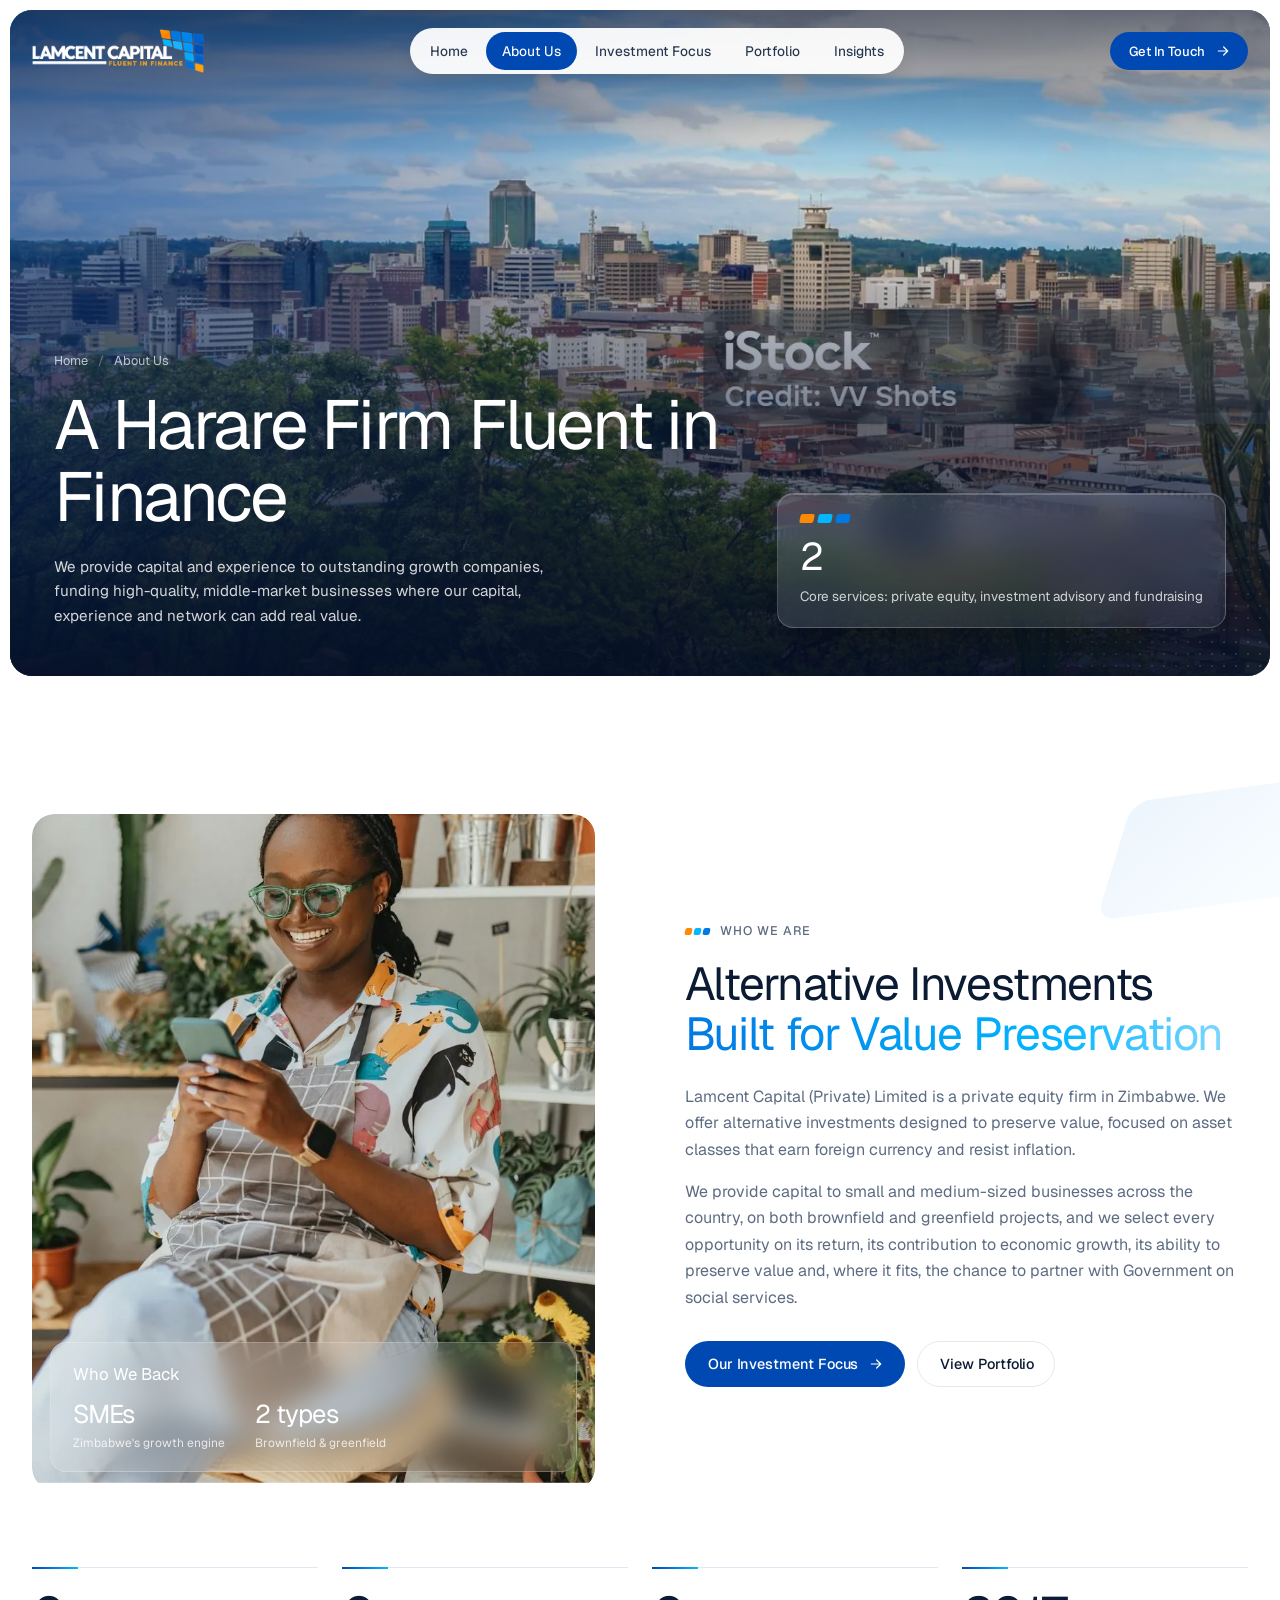
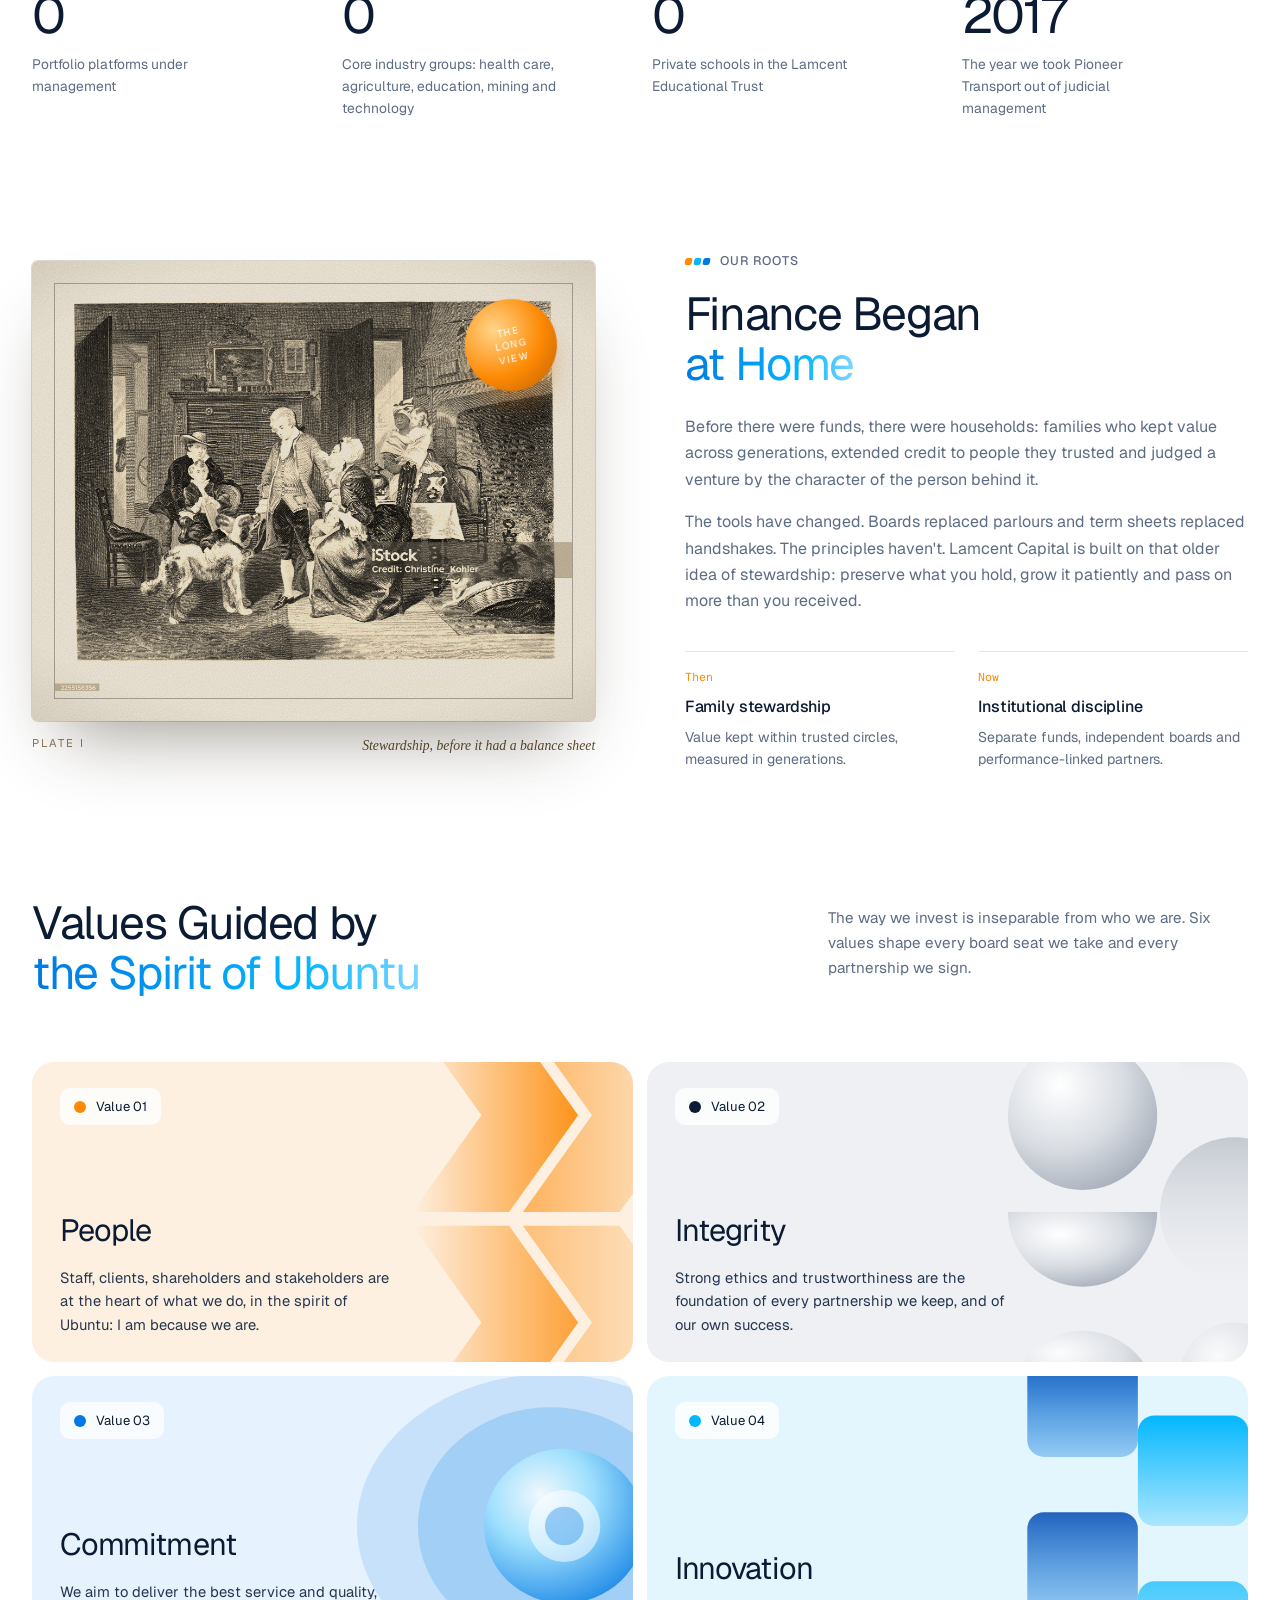
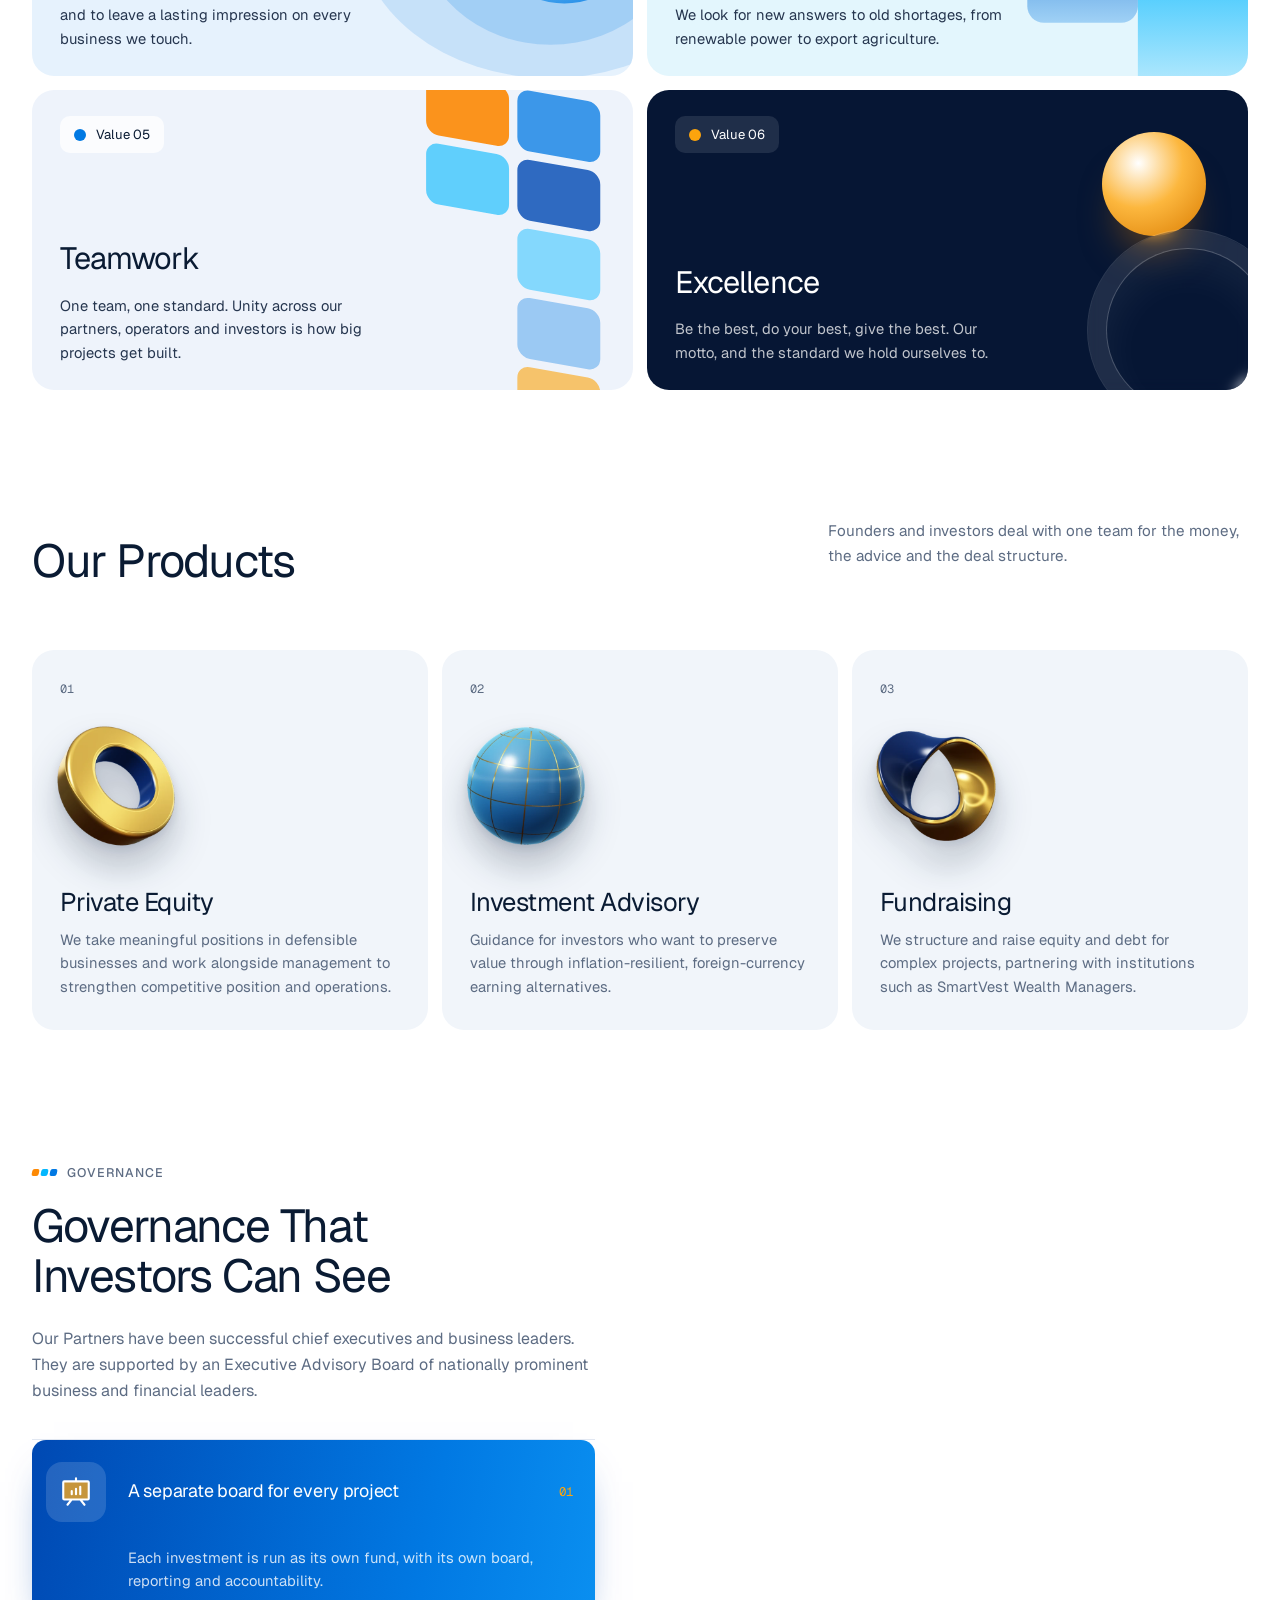
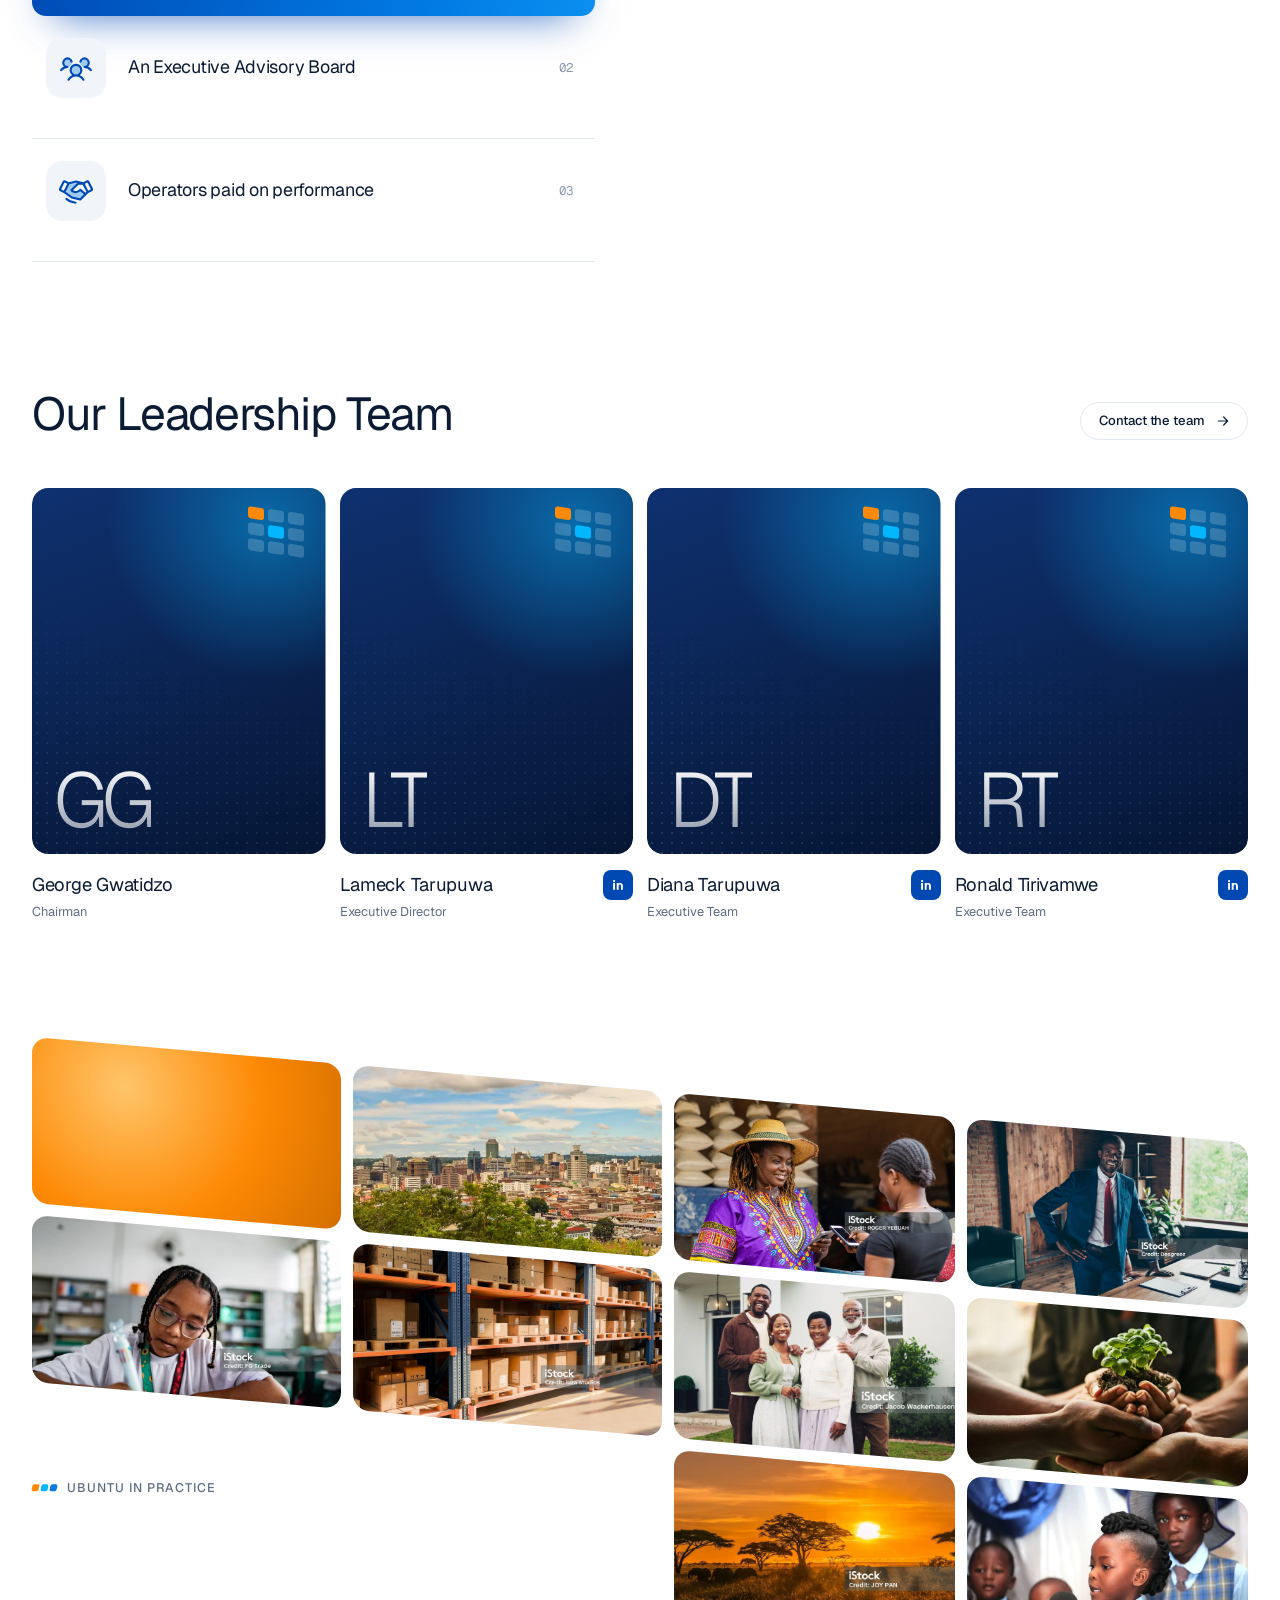
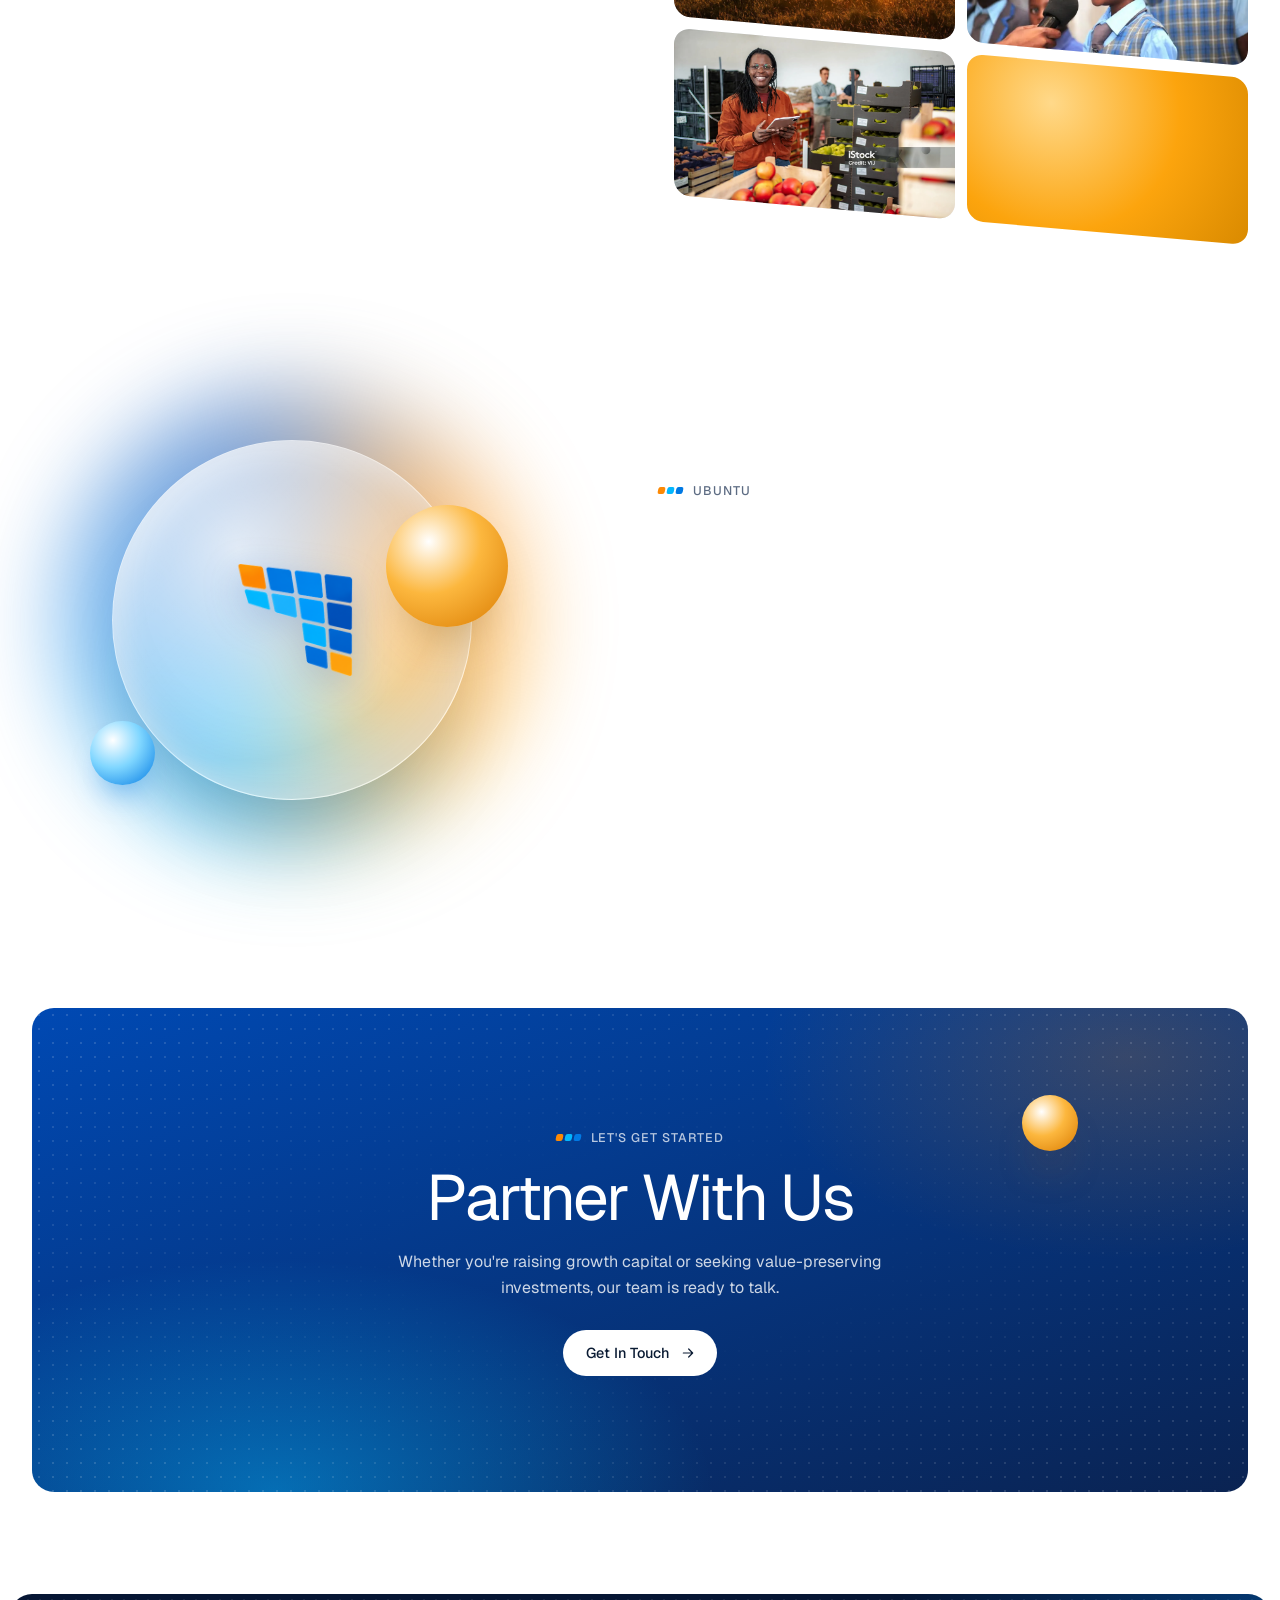
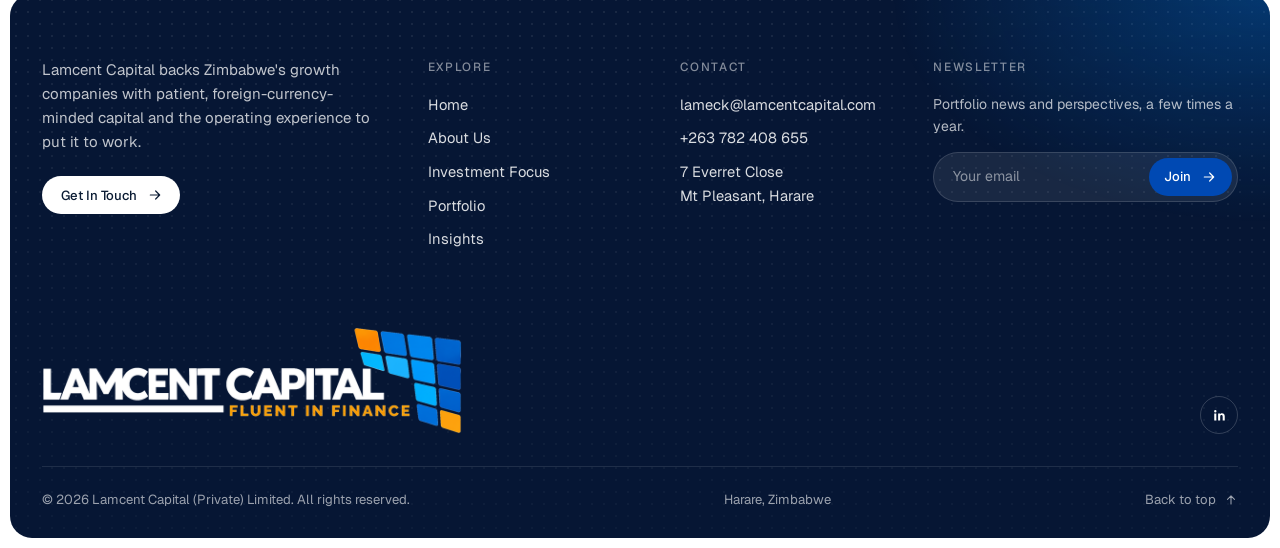
<file: about.html>
<!doctype html>
<html lang="en">
<head>
<meta charset="utf-8">
<meta name="viewport" content="width=device-width, initial-scale=1">
<title>About Us | Lamcent Capital</title>
<meta name="description" content="Lamcent Capital (Private) Limited is a Harare-based private equity firm providing capital and experience to outstanding growth companies in Zimbabwe, guided by the spirit of Ubuntu.">
<meta name="theme-color" content="#061634">
<meta property="og:type" content="website">
<meta property="og:site_name" content="Lamcent Capital">
<meta property="og:title" content="About Us | Lamcent Capital">
<meta property="og:description" content="Lamcent Capital (Private) Limited is a Harare-based private equity firm providing capital and experience to outstanding growth companies in Zimbabwe, guided by the spirit of Ubuntu.">
<meta property="og:image" content="assets/img/hero-harare-skyline.webp">
<link rel="icon" type="image/png" href="assets/img/favicon.png">
<link rel="preconnect" href="https://fonts.googleapis.com">
<link rel="preconnect" href="https://fonts.gstatic.com" crossorigin>
<link href="https://fonts.googleapis.com/css2?family=Geist:wght@300..700&family=Geist+Mono:wght@400;500&family=Caveat:wght@500;600&display=swap" rel="stylesheet">
<link rel="stylesheet" href="assets/css/style.css?v=66094907">
<script>document.documentElement.classList.add('js')</script>
</head>
<body id="top" data-page="about">
<svg xmlns="http://www.w3.org/2000/svg" aria-hidden="true" focusable="false" style="position:absolute;width:0;height:0;overflow:hidden">
  <defs>
    <!-- gold (brand amber/orange) and navy gradients for the 3D shapes -->
    <linearGradient id="sg-gold" x1="0" y1="0" x2="1" y2="1">
      <stop offset="0" stop-color="#ffe6b0"/><stop offset=".45" stop-color="#fcb73e"/><stop offset="1" stop-color="#d97a00"/>
    </linearGradient>
    <linearGradient id="sg-gold-top" x1="0" y1="0" x2="1" y2="1">
      <stop offset="0" stop-color="#fff4da"/><stop offset=".55" stop-color="#ffc766"/><stop offset="1" stop-color="#f59e0b"/>
    </linearGradient>
    <linearGradient id="sg-navy" x1="0" y1="0" x2="1" y2="1">
      <stop offset="0" stop-color="#1a4a9e"/><stop offset=".6" stop-color="#0a2352"/><stop offset="1" stop-color="#061634"/>
    </linearGradient>
    <linearGradient id="sg-inner" x1="0" y1="0" x2="0" y2="1">
      <stop offset="0" stop-color="#061634"/><stop offset="1" stop-color="#0179e3"/>
    </linearGradient>
    <linearGradient id="sg-blue" x1="0" y1="0" x2="1" y2="1">
      <stop offset="0" stop-color="#9fe3ff"/><stop offset=".5" stop-color="#0179e3"/><stop offset="1" stop-color="#0049b3"/>
    </linearGradient>
    <radialGradient id="sg-sphere" cx=".35" cy=".3" r=".8">
      <stop offset="0" stop-color="#ffffff"/><stop offset=".35" stop-color="#ffe2a8"/><stop offset=".75" stop-color="#9fd8ff"/><stop offset="1" stop-color="#4fb0f2"/>
    </radialGradient>
    <radialGradient id="sg-sphere-blue" cx=".35" cy=".3" r=".8">
      <stop offset="0" stop-color="#ffffff"/><stop offset=".4" stop-color="#9fe3ff"/><stop offset="1" stop-color="#0179e3"/>
    </radialGradient>
    <radialGradient id="sg-sphere-stone" cx=".35" cy=".3" r=".85">
      <stop offset="0" stop-color="#ffffff"/><stop offset=".5" stop-color="#d9dde3"/><stop offset="1" stop-color="#9aa3b0"/>
    </radialGradient>
    <linearGradient id="sg-amber-fade" x1="0" y1="0" x2="1" y2="0">
      <stop offset="0" stop-color="#fd8904" stop-opacity="0"/><stop offset="1" stop-color="#fd8904" stop-opacity=".9"/>
    </linearGradient>
    <linearGradient id="sg-amber-fade-r" x1="1" y1="0" x2="0" y2="0">
      <stop offset="0" stop-color="#fd8904" stop-opacity=".1"/><stop offset="1" stop-color="#fd8904" stop-opacity=".85"/>
    </linearGradient>
    <linearGradient id="sg-stone-fade" x1="0" y1="0" x2="0" y2="1">
      <stop offset="0" stop-color="#c5cad2"/><stop offset="1" stop-color="#eef0f3" stop-opacity=".2"/>
    </linearGradient>
    <linearGradient id="sg-cyan-step" x1="0" y1="0" x2="0" y2="1">
      <stop offset="0" stop-color="#03b7fe"/><stop offset="1" stop-color="#03b7fe" stop-opacity=".25"/>
    </linearGradient>
    <linearGradient id="sg-royal-step" x1="0" y1="0" x2="0" y2="1">
      <stop offset="0" stop-color="#0049b3"/><stop offset="1" stop-color="#0179e3" stop-opacity=".35"/>
    </linearGradient>
    <clipPath id="sg-sphere-clip"><circle cx="60" cy="60" r="42"/></clipPath>
    <clipPath id="sg-hole-clip"><ellipse cx="60" cy="44" rx="30" ry="13"/></clipPath>
    <mask id="sg-hole-mask" maskUnits="userSpaceOnUse" x="0" y="0" width="120" height="120">
      <rect width="120" height="120" fill="#fff"/>
      <ellipse cx="60" cy="66" rx="30" ry="13" fill="#000" clip-path="url(#sg-hole-clip)"/>
    </mask>

    <!-- 1. Ring: Private Equity -->
    <symbol id="shape-ring" viewBox="0 0 120 120">
      <g transform="rotate(-28 60 60)" mask="url(#sg-hole-mask)">
        <ellipse cx="60" cy="68" rx="40" ry="20" fill="url(#sg-navy)"/>
        <rect x="20" y="44" width="80" height="24" fill="url(#sg-gold)"/>
        <ellipse cx="60" cy="44" rx="40" ry="20" fill="url(#sg-gold-top)"/>
        <ellipse cx="60" cy="44" rx="30" ry="13" fill="url(#sg-inner)"/>
      </g>
    </symbol>

    <!-- 2. Sphere: Investment Advisory (globe meridians) -->
    <symbol id="shape-sphere" viewBox="0 0 120 120">
      <circle cx="60" cy="60" r="42" fill="url(#sg-sphere)"/>
      <g clip-path="url(#sg-sphere-clip)" stroke="#d98a12" stroke-width="1.1" opacity=".55" fill="none">
        <path d="M60 18v84M42 20c-13 26-13 54 0 80M78 20c13 26 13 54 0 80M28 30c-8 20-8 40 0 60M92 30c8 20 8 40 0 60"/>
        <path d="M18 60h84M22 42c25 7 51 7 76 0M22 78c25-7 51-7 76 0M30 28c20 5 40 5 60 0M30 92c20-5 40-5 60 0"/>
      </g>
      <ellipse cx="46" cy="40" rx="12" ry="7" fill="#fff" opacity=".55" transform="rotate(-30 46 40)"/>
    </symbol>

    <!-- 3. Twisted ribbon: Fundraising -->
    <symbol id="shape-ribbon" viewBox="0 0 120 120">
      <path d="M18 84C24 50 46 26 72 24c18-1 30 10 30 26-10-9-24-12-38-6C48 51 38 66 34 90z" fill="url(#sg-gold)"/>
      <path d="M34 90c4-24 14-39 30-46 14-6 28-3 38 6-1 14-12 26-28 31-15 5-28 8-40 9z" fill="url(#sg-navy)"/>
      <path d="M18 84c4 6 10 8 16 6l0 0c-6 1-12-1-16-6z" fill="#0a2352"/>
      <ellipse cx="68" cy="66" rx="20" ry="8" fill="#fff" opacity=".92" transform="rotate(-24 68 66)"/>
      <ellipse cx="68" cy="66" rx="20" ry="8" fill="none" stroke="#9fd8ff" stroke-width="1" opacity=".7" transform="rotate(-24 68 66)"/>
    </symbol>

    <!-- 4. Mosaic tile cluster -->
    <symbol id="shape-mosaic" viewBox="0 0 120 120">
      <g transform="skewY(8) translate(0 -8)">
        <rect x="14" y="20" width="24" height="18" rx="4" fill="#fd8904"/>
        <rect x="42" y="20" width="24" height="18" rx="4" fill="#0179e3"/>
        <rect x="70" y="20" width="24" height="18" rx="4" fill="#0066ce"/>
        <rect x="14" y="42" width="24" height="18" rx="4" fill="#03b7fe"/>
        <rect x="42" y="42" width="24" height="18" rx="4" fill="#22b0f0"/>
        <rect x="70" y="42" width="24" height="18" rx="4" fill="#0049b3"/>
        <rect x="42" y="64" width="24" height="18" rx="4" fill="#03b7fe"/>
        <rect x="70" y="64" width="24" height="18" rx="4" fill="#0066ce"/>
        <rect x="70" y="86" width="24" height="18" rx="4" fill="#fca40d"/>
      </g>
    </symbol>

    <!-- Society-style card art -->
    <symbol id="art-chevrons" viewBox="0 0 200 300" preserveAspectRatio="xMaxYMid slice">
      <path d="M40 10h70l50 70-50 70H40l50-70z" fill="url(#sg-amber-fade)"/>
      <path d="M120 10h70l50 70-50 70h-70l50-70z" fill="url(#sg-amber-fade-r)" opacity=".7"/>
      <path d="M40 160h70l50 70-50 70H40l50-70z" fill="url(#sg-amber-fade)" opacity=".85"/>
      <path d="M120 160h70l50 70-50 70h-70l50-70z" fill="url(#sg-amber-fade-r)" opacity=".55"/>
    </symbol>
    <symbol id="art-spheres" viewBox="0 0 200 300" preserveAspectRatio="xMaxYMid slice">
      <circle cx="80" cy="80" r="54" fill="url(#sg-sphere-stone)"/>
      <path d="M150 0a54 54 0 0 1 54 54v0h-54z" fill="url(#sg-stone-fade)"/>
      <path d="M26 150h108a54 54 0 0 1-108 0z" fill="url(#sg-sphere-stone)"/>
      <circle cx="190" cy="150" r="54" fill="url(#sg-stone-fade)"/>
      <path d="M26 290a54 54 0 0 1 108 0z" fill="url(#sg-sphere-stone)" opacity=".85"/>
      <circle cx="190" cy="270" r="40" fill="url(#sg-sphere-stone)" opacity=".7"/>
    </symbol>
    <symbol id="art-ellipse" viewBox="0 0 200 300" preserveAspectRatio="xMaxYMid slice">
      <ellipse cx="140" cy="150" rx="140" ry="110" fill="#0179e3" opacity=".14"/>
      <ellipse cx="140" cy="150" rx="96" ry="86" fill="#0179e3" opacity=".18"/>
      <ellipse cx="150" cy="150" rx="58" ry="56" fill="url(#sg-sphere-blue)" opacity=".85"/>
      <circle cx="150" cy="150" r="26" fill="#fff" opacity=".55"/>
      <circle cx="150" cy="150" r="14" fill="#0179e3" opacity=".35"/>
    </symbol>
    <symbol id="art-steps" viewBox="0 0 200 300" preserveAspectRatio="xMaxYMid slice">
      <rect x="40" y="20" width="80" height="80" rx="12" fill="url(#sg-royal-step)"/>
      <rect x="120" y="70" width="80" height="80" rx="12" fill="url(#sg-cyan-step)"/>
      <rect x="40" y="140" width="80" height="80" rx="12" fill="url(#sg-royal-step)" opacity=".85"/>
      <rect x="120" y="190" width="80" height="80" rx="12" fill="url(#sg-cyan-step)" opacity=".7"/>
      <rect x="40" y="260" width="80" height="80" rx="12" fill="#fd8904" opacity=".5"/>
    </symbol>
    <symbol id="art-tiles" viewBox="0 0 200 300" preserveAspectRatio="xMaxYMid slice">
      <g transform="skewY(10) translate(0 -20)">
        <rect x="50" y="40" width="60" height="44" rx="9" fill="#fd8904" opacity=".9"/>
        <rect x="116" y="40" width="60" height="44" rx="9" fill="#0179e3" opacity=".75"/>
        <rect x="50" y="90" width="60" height="44" rx="9" fill="#03b7fe" opacity=".6"/>
        <rect x="116" y="90" width="60" height="44" rx="9" fill="#0049b3" opacity=".8"/>
        <rect x="116" y="140" width="60" height="44" rx="9" fill="#03b7fe" opacity=".45"/>
        <rect x="116" y="190" width="60" height="44" rx="9" fill="#0179e3" opacity=".35"/>
        <rect x="116" y="240" width="60" height="44" rx="9" fill="#fca40d" opacity=".6"/>
      </g>
    </symbol>

    <!-- Map pins -->
    <symbol id="i-pin" viewBox="0 0 26 32"><path d="M13 31s11-10.2 11-18A11 11 0 0 0 2 13c0 7.8 11 18 11 18z" fill="#0a2352"/><circle cx="13" cy="12.5" r="4.6" fill="none" stroke="#fff" stroke-width="1.8"/></symbol>
    <symbol id="i-pin-hq" viewBox="0 0 26 32"><path d="M13 31s11-10.2 11-18A11 11 0 0 0 2 13c0 7.8 11 18 11 18z" fill="#fd8904"/><circle cx="13" cy="12.5" r="4.6" fill="#fff"/></symbol>
    <symbol id="i-pin-blue" viewBox="0 0 26 32"><path d="M13 31s11-10.2 11-18A11 11 0 0 0 2 13c0 7.8 11 18 11 18z" fill="#0179e3"/><circle cx="13" cy="12.5" r="4.6" fill="none" stroke="#fff" stroke-width="1.8"/></symbol>

    <!-- UI icons (stroke) -->
    <symbol id="i-arrow" viewBox="0 0 24 24"><path d="M5 12h14M13 6l6 6-6 6" fill="none" stroke="currentColor" stroke-width="1.8" stroke-linecap="round" stroke-linejoin="round"/></symbol>
    <symbol id="i-arrow-left" viewBox="0 0 24 24"><path d="M19 12H5M11 6l-6 6 6 6" fill="none" stroke="currentColor" stroke-width="1.8" stroke-linecap="round" stroke-linejoin="round"/></symbol>
    <symbol id="i-arrow-down" viewBox="0 0 24 24"><path d="M12 5v14M6 13l6 6 6-6" fill="none" stroke="currentColor" stroke-width="1.8" stroke-linecap="round" stroke-linejoin="round"/></symbol>
    <symbol id="i-arrow-up" viewBox="0 0 24 24"><path d="M12 19V5M6 11l6-6 6 6" fill="none" stroke="currentColor" stroke-width="1.8" stroke-linecap="round" stroke-linejoin="round"/></symbol>
    <symbol id="i-plus" viewBox="0 0 24 24"><path d="M12 4v16M4 12h16" fill="none" stroke="currentColor" stroke-width="2" stroke-linecap="round"/></symbol>
    <symbol id="i-youtube" viewBox="0 0 24 24"><path fill="currentColor" d="M23.498 6.186a3.016 3.016 0 0 0-2.122-2.136C19.505 3.545 12 3.545 12 3.545s-7.505 0-9.377.505A3.017 3.017 0 0 0 .502 6.186C0 8.07 0 12 0 12s0 3.93.502 5.814a3.016 3.016 0 0 0 2.122 2.136c1.871.505 9.376.505 9.376.505s7.505 0 9.377-.505a3.015 3.015 0 0 0 2.122-2.136C24 15.93 24 12 24 12s0-3.93-.502-5.814zM9.545 15.568V8.432L15.818 12l-6.273 3.568z"/></symbol>
    <symbol id="i-menu" viewBox="0 0 24 24"><path d="M4 8h16M4 16h10" fill="none" stroke="currentColor" stroke-width="1.8" stroke-linecap="round"/></symbol>
    <symbol id="i-close" viewBox="0 0 24 24"><path d="M6 6l12 12M18 6L6 18" fill="none" stroke="currentColor" stroke-width="1.8" stroke-linecap="round"/></symbol>
    <symbol id="i-mail" viewBox="0 0 24 24"><g fill="none" stroke="currentColor" stroke-width="1.7" stroke-linecap="round" stroke-linejoin="round"><rect x="3" y="5" width="18" height="14" rx="3"/><path d="M4 7l8 6 8-6"/></g></symbol>
    <symbol id="i-phone" viewBox="0 0 24 24"><path d="M5 4h3l2 5-2.5 1.5a11 11 0 0 0 6 6L15 14l5 2v3a2 2 0 0 1-2 2A16 16 0 0 1 3 6a2 2 0 0 1 2-2z" fill="none" stroke="currentColor" stroke-width="1.7" stroke-linejoin="round"/></symbol>
    <symbol id="i-location" viewBox="0 0 24 24"><g fill="none" stroke="currentColor" stroke-width="1.7"><path d="M12 21s7-6.3 7-12a7 7 0 0 0-14 0c0 5.7 7 12 7 12z"/><circle cx="12" cy="9" r="2.6"/></g></symbol>
    <symbol id="i-linkedin" viewBox="0 0 24 24"><path fill="currentColor" d="M6.9 8.6H3.6V20h3.3V8.6zM5.3 3.3a1.9 1.9 0 1 0 0 3.8 1.9 1.9 0 0 0 0-3.8zM20.4 13.5c0-3.1-1.7-5.1-4.4-5.1-1.5 0-2.6.8-3 1.6V8.6H9.8V20h3.3v-6c0-1.6.7-2.7 2.1-2.7 1.3 0 1.9.9 1.9 2.7v6h3.3v-6.5z"/></symbol>
    <symbol id="i-facebook" viewBox="0 0 24 24"><path fill="currentColor" d="M13.5 21v-7.4H16l.4-3h-2.9V8.8c0-.9.3-1.5 1.5-1.5h1.5V4.6c-.3 0-1.2-.1-2.2-.1-2.2 0-3.7 1.3-3.7 3.8v2.3H8.1v3h2.5V21h2.9z"/></symbol>

    <!-- Feature icons (line) -->
    <symbol id="i-board" viewBox="0 0 24 24"><g fill="none" stroke="currentColor" stroke-width="1.6" stroke-linecap="round" stroke-linejoin="round"><rect x="3" y="4" width="18" height="12" rx="2"/><path d="M8 20h8M12 16v4M7 12l3-3 2 2 4-4"/></g></symbol>
    <symbol id="i-handshake" viewBox="0 0 24 24"><g fill="none" stroke="currentColor" stroke-width="1.6" stroke-linecap="round" stroke-linejoin="round"><path d="M3 12l4-4 4 2 3-2 7 4"/><path d="M7 8v6l5 4 3-2 3 1 3-3M10 14l2 2M12 12l2 2"/></g></symbol>
    <symbol id="i-shield" viewBox="0 0 24 24"><g fill="none" stroke="currentColor" stroke-width="1.6" stroke-linecap="round" stroke-linejoin="round"><path d="M12 3l8 3v6c0 4.5-3.4 8-8 9-4.6-1-8-4.5-8-9V6z"/><path d="M9 12l2 2 4-4"/></g></symbol>
    <symbol id="i-coins" viewBox="0 0 24 24"><g fill="none" stroke="currentColor" stroke-width="1.6" stroke-linecap="round" stroke-linejoin="round"><ellipse cx="9" cy="7" rx="6" ry="3"/><path d="M3 7v4c0 1.7 2.7 3 6 3s6-1.3 6-3V7"/><path d="M9 14v3c0 1.7 2.7 3 6 3s6-1.3 6-3v-4c0-1.6-2.4-2.9-5.5-3"/></g></symbol>
    <symbol id="i-landmark" viewBox="0 0 24 24"><g fill="none" stroke="currentColor" stroke-width="1.6" stroke-linecap="round" stroke-linejoin="round"><path d="M3 10l9-6 9 6M5 10v8M9.5 10v8M14.5 10v8M19 10v8M3 20h18"/></g></symbol>
    <symbol id="i-users" viewBox="0 0 24 24"><g fill="none" stroke="currentColor" stroke-width="1.6" stroke-linecap="round" stroke-linejoin="round"><circle cx="9" cy="8" r="3.2"/><path d="M3 19c0-3.3 2.7-5.5 6-5.5s6 2.2 6 5.5"/><circle cx="17" cy="9" r="2.4"/><path d="M16 13.6c2.9.2 5 2 5 4.9"/></g></symbol>
    <symbol id="i-spark" viewBox="0 0 24 24"><g fill="none" stroke="currentColor" stroke-width="1.6" stroke-linecap="round" stroke-linejoin="round"><path d="M12 3v4M12 17v4M3 12h4M17 12h4M6 6l2.5 2.5M15.5 15.5L18 18M6 18l2.5-2.5M15.5 8.5L18 6"/></g></symbol>
    <symbol id="i-target" viewBox="0 0 24 24"><g fill="none" stroke="currentColor" stroke-width="1.6"><circle cx="12" cy="12" r="8.5"/><circle cx="12" cy="12" r="4.5"/><circle cx="12" cy="12" r="1" fill="currentColor"/></g></symbol>
    <symbol id="i-chart" viewBox="0 0 24 24"><g fill="none" stroke="currentColor" stroke-width="1.6" stroke-linecap="round" stroke-linejoin="round"><path d="M4 4v16h16"/><path d="M8 15l3-4 3 2 5-6"/></g></symbol>
    <symbol id="i-globe" viewBox="0 0 24 24"><g fill="none" stroke="currentColor" stroke-width="1.6"><circle cx="12" cy="12" r="8.5"/><path d="M3.5 12h17M12 3.5c2.5 2.6 3.6 5.4 3.6 8.5s-1.1 5.9-3.6 8.5c-2.5-2.6-3.6-5.4-3.6-8.5s1.1-5.9 3.6-8.5z"/></g></symbol>
    <symbol id="i-heart" viewBox="0 0 24 24"><path d="M12 20s-7.5-4.6-7.5-10A4.3 4.3 0 0 1 12 7.4 4.3 4.3 0 0 1 19.5 10c0 5.4-7.5 10-7.5 10z" fill="none" stroke="currentColor" stroke-width="1.6" stroke-linejoin="round"/></symbol>
    <symbol id="i-award" viewBox="0 0 24 24"><g fill="none" stroke="currentColor" stroke-width="1.6" stroke-linecap="round" stroke-linejoin="round"><circle cx="12" cy="9" r="5.5"/><path d="M8.5 13.5L7 21l5-2.5 5 2.5-1.5-7.5"/></g></symbol>
    <symbol id="i-book" viewBox="0 0 24 24"><g fill="none" stroke="currentColor" stroke-width="1.6" stroke-linecap="round" stroke-linejoin="round"><path d="M4 5.5A2.5 2.5 0 0 1 6.5 3H20v15H6.5A2.5 2.5 0 0 0 4 20.5z"/><path d="M4 20.5A2.5 2.5 0 0 0 6.5 23H20v-5"/></g></symbol>
    <symbol id="i-truck" viewBox="0 0 24 24"><g fill="none" stroke="currentColor" stroke-width="1.6" stroke-linecap="round" stroke-linejoin="round"><path d="M2 6h12v10H2zM14 9h4l4 4v3h-8z"/><circle cx="6" cy="18" r="2"/><circle cx="18" cy="18" r="2"/></g></symbol>
    <symbol id="i-leaf" viewBox="0 0 24 24"><g fill="none" stroke="currentColor" stroke-width="1.6" stroke-linecap="round" stroke-linejoin="round"><path d="M5 19c0-8 5-14 15-15-1 10-7 15-15 15z"/><path d="M5 19l8-8"/></g></symbol>
    <symbol id="i-pick" viewBox="0 0 24 24"><g fill="none" stroke="currentColor" stroke-width="1.6" stroke-linecap="round" stroke-linejoin="round"><path d="M4 8c5-4 11-4 16 0M12 6l-7 15"/><path d="M14 13l3 8"/></g></symbol>
    <symbol id="i-building" viewBox="0 0 24 24"><g fill="none" stroke="currentColor" stroke-width="1.6" stroke-linecap="round" stroke-linejoin="round"><path d="M4 21V5l8-2v18M12 8h8v13M3 21h18M7 8h2M7 12h2M7 16h2M15 12h2M15 16h2"/></g></symbol>
    <symbol id="i-bolt" viewBox="0 0 24 24"><path d="M13 3L5 13h6l-1 8 8-10h-6z" fill="none" stroke="currentColor" stroke-width="1.6" stroke-linejoin="round"/></symbol>
    <symbol id="i-bed" viewBox="0 0 24 24"><g fill="none" stroke="currentColor" stroke-width="1.6" stroke-linecap="round" stroke-linejoin="round"><path d="M3 18V6M3 14h18v4M21 14v-3a3 3 0 0 0-3-3h-7v6"/><circle cx="7" cy="10.5" r="2"/></g></symbol>
    <symbol id="i-health" viewBox="0 0 24 24"><g fill="none" stroke="currentColor" stroke-width="1.6" stroke-linecap="round" stroke-linejoin="round"><rect x="3" y="3" width="18" height="18" rx="5"/><path d="M12 8v8M8 12h8"/></g></symbol>
    <!-- Phosphor duotone (MIT) -->
    <symbol id="ph-presentation-chart" viewBox="0 0 256 256" fill="currentColor"><path d="M224,56V176a8,8,0,0,1-8,8H40a8,8,0,0,1-8-8V56a8,8,0,0,1,8-8H216A8,8,0,0,1,224,56Z" class="ph-tone"/><path d="M216,40H136V24a8,8,0,0,0-16,0V40H40A16,16,0,0,0,24,56V176a16,16,0,0,0,16,16H79.36L57.75,219a8,8,0,0,0,12.5,10l29.59-37h56.32l29.59,37a8,8,0,1,0,12.5-10l-21.61-27H216a16,16,0,0,0,16-16V56A16,16,0,0,0,216,40Zm0,136H40V56H216V176ZM104,120v24a8,8,0,0,1-16,0V120a8,8,0,0,1,16,0Zm32-16v40a8,8,0,0,1-16,0V104a8,8,0,0,1,16,0Zm32-16v56a8,8,0,0,1-16,0V88a8,8,0,0,1,16,0Z"/></symbol>
    <symbol id="ph-handshake" viewBox="0 0 256 256" fill="currentColor"><path d="M200,152l-40,40L96,176,40,136,72.68,70.63,128,56l55.32,14.63L183.6,72H144L98.34,116.29a8,8,0,0,0,1.38,12.42C117.23,139.9,141,139.13,160,120Z" class="ph-tone"/><path d="M254.3,107.91,228.78,56.85a16,16,0,0,0-21.47-7.15L182.44,62.13,130.05,48.27a8.14,8.14,0,0,0-4.1,0L73.56,62.13,48.69,49.7a16,16,0,0,0-21.47,7.15L1.7,107.9a16,16,0,0,0,7.15,21.47l27,13.51,55.49,39.63a8.06,8.06,0,0,0,2.71,1.25l64,16a8,8,0,0,0,7.6-2.1l55.07-55.08,26.42-13.21a16,16,0,0,0,7.15-21.46Zm-54.89,33.37L165,113.72a8,8,0,0,0-10.68.61C136.51,132.27,116.66,130,104,122L147.24,80h31.81l27.21,54.41ZM41.53,64,62,74.22,36.43,125.27,16,115.06Zm116,119.13L99.42,168.61l-49.2-35.14,28-56L128,64.28l9.8,2.59-45,43.68-.08.09a16,16,0,0,0,2.72,24.81c20.56,13.13,45.37,11,64.91-5L188,152.66Zm62-57.87-25.52-51L214.47,64,240,115.06Zm-87.75,92.67a8,8,0,0,1-7.75,6.06,8.13,8.13,0,0,1-1.95-.24L80.41,213.33a7.89,7.89,0,0,1-2.71-1.25L51.35,193.26a8,8,0,0,1,9.3-13l25.11,17.94L126,208.24A8,8,0,0,1,131.82,217.94Z"/></symbol>
    <symbol id="ph-shield-check" viewBox="0 0 256 256" fill="currentColor"><path d="M216,56v56c0,96-88,120-88,120S40,208,40,112V56a8,8,0,0,1,8-8H208A8,8,0,0,1,216,56Z" class="ph-tone"/><path d="M208,40H48A16,16,0,0,0,32,56v56c0,52.72,25.52,84.67,46.93,102.19,23.06,18.86,46,25.26,47,25.53a8,8,0,0,0,4.2,0c1-.27,23.91-6.67,47-25.53C198.48,196.67,224,164.72,224,112V56A16,16,0,0,0,208,40Zm0,72c0,37.07-13.66,67.16-40.6,89.42A129.3,129.3,0,0,1,128,223.62a128.25,128.25,0,0,1-38.92-21.81C61.82,179.51,48,149.3,48,112l0-56,160,0ZM82.34,141.66a8,8,0,0,1,11.32-11.32L112,148.69l50.34-50.35a8,8,0,0,1,11.32,11.32l-56,56a8,8,0,0,1-11.32,0Z"/></symbol>
    <symbol id="ph-bank" viewBox="0 0 256 256" fill="currentColor"><path d="M232,96H24L128,32Z" class="ph-tone"/><path d="M24,104H48v64H32a8,8,0,0,0,0,16H224a8,8,0,0,0,0-16H208V104h24a8,8,0,0,0,4.19-14.81l-104-64a8,8,0,0,0-8.38,0l-104,64A8,8,0,0,0,24,104Zm40,0H96v64H64Zm80,0v64H112V104Zm48,64H160V104h32ZM128,41.39,203.74,88H52.26ZM248,208a8,8,0,0,1-8,8H16a8,8,0,0,1,0-16H240A8,8,0,0,1,248,208Z"/></symbol>
    <symbol id="ph-users-three" viewBox="0 0 256 256" fill="currentColor"><path d="M168,144a40,40,0,1,1-40-40A40,40,0,0,1,168,144ZM64,56A32,32,0,1,0,96,88,32,32,0,0,0,64,56Zm128,0a32,32,0,1,0,32,32A32,32,0,0,0,192,56Z" class="ph-tone"/><path d="M244.8,150.4a8,8,0,0,1-11.2-1.6A51.6,51.6,0,0,0,192,128a8,8,0,0,1,0-16,24,24,0,1,0-23.24-30,8,8,0,1,1-15.5-4A40,40,0,1,1,219,117.51a67.94,67.94,0,0,1,27.43,21.68A8,8,0,0,1,244.8,150.4ZM190.92,212a8,8,0,1,1-13.85,8,57,57,0,0,0-98.15,0,8,8,0,1,1-13.84-8,72.06,72.06,0,0,1,33.74-29.92,48,48,0,1,1,58.36,0A72.06,72.06,0,0,1,190.92,212ZM128,176a32,32,0,1,0-32-32A32,32,0,0,0,128,176ZM72,120a8,8,0,0,0-8-8A24,24,0,1,1,87.24,82a8,8,0,1,0,15.5-4A40,40,0,1,0,37,117.51,67.94,67.94,0,0,0,9.6,139.19a8,8,0,1,0,12.8,9.61A51.6,51.6,0,0,1,64,128,8,8,0,0,0,72,120Z"/></symbol>
  </defs>
</svg>
<a class="skip-link" href="#main">Skip to content</a>

<div class="preloader" aria-hidden="true">
  <div class="preloader__mosaic">
    <i style="background:#fd8904;animation-delay:.05s"></i><i style="background:#0179e3;animation-delay:.1s"></i><i style="background:#0066ce;animation-delay:.15s"></i><i style="background:#0049b3;animation-delay:.2s"></i>
    <i style="background:#03b7fe;animation-delay:.12s"></i><i style="background:#22b0f0;animation-delay:.17s"></i><i style="background:#0179e3;animation-delay:.22s"></i><i style="background:#0049b3;animation-delay:.27s"></i>
    <i class="e"></i><i class="e"></i><i style="background:#03b7fe;animation-delay:.29s"></i><i style="background:#0066ce;animation-delay:.34s"></i>
    <i class="e"></i><i class="e"></i><i style="background:#0179e3;animation-delay:.36s"></i><i style="background:#fca40d;animation-delay:.41s"></i>
  </div>
  <div class="preloader__word">Lamcent Capital · Fluent in Finance</div>
</div>

<header class="site-header">
  <div class="container">
    <a class="brand" href="index.html" aria-label="Lamcent Capital home">
      <img class="logo-light" src="assets/img/logo-white.png" alt="Lamcent Capital, Fluent in Finance" width="880" height="224">
      <img class="logo-dark" src="assets/img/logo.png" alt="" width="880" height="224">
    </a>
    <nav class="nav-pill" aria-label="Primary">
      <span class="nav-glider" aria-hidden="true"></span>
      <a href="index.html">Home</a>
      <a href="about.html" aria-current="page">About Us</a>
      <a href="investment-focus.html">Investment Focus</a>
      <a href="portfolio.html">Portfolio</a>
      <a href="insights.html">Insights</a>
    </nav>
    <a class="btn btn--sm header-cta" href="contact.html">Get In Touch <svg class="arrow"><use href="#i-arrow"/></svg></a>
    <a class="btn btn--sm btn--glass header-portfolio" href="portfolio.html">Portfolio</a>
    <button class="menu-toggle" type="button" aria-label="Open menu" aria-controls="drawer"><svg><use href="#i-menu"/></svg></button>
  </div>
</header>

<div class="drawer" id="drawer" aria-hidden="true">
  <div class="drawer__scrim"></div>
  <div class="drawer__panel" role="dialog" aria-modal="true" aria-label="Menu">
    <div class="drawer__top">
      <a class="brand" href="index.html"><img src="assets/img/logo-white.png" alt="Lamcent Capital" width="880" height="224"></a>
      <button class="menu-toggle" type="button" data-close aria-label="Close menu" style="display:grid"><svg><use href="#i-close"/></svg></button>
    </div>
    <nav aria-label="Mobile">
      <a href="index.html"><span>01</span>Home</a>
      <a href="about.html" aria-current="page"><span>02</span>About Us</a>
      <a href="investment-focus.html"><span>03</span>Investment Focus</a>
      <a href="portfolio.html"><span>04</span>Portfolio</a>
      <a href="insights.html"><span>05</span>Insights</a>
      <a href="contact.html"><span>06</span>Contact</a>
    </nav>
    <div class="drawer__foot">
      <span class="drawer__kicker">Talk to us</span>
      <div class="drawer__contacts">
        <a href="mailto:lameck@lamcentcapital.com"><span class="drawer__ic"><svg><use href="#i-mail"/></svg></span><span><small>Email</small>lameck@lamcentcapital.com</span></a>
        <a href="tel:+263782408655"><span class="drawer__ic"><svg><use href="#i-phone"/></svg></span><span><small>Call</small>+263 782 408 655</span></a>
        <a href="https://maps.google.com/?q=7+Everret+Close,+Mt+Pleasant,+Harare" target="_blank" rel="noopener"><span class="drawer__ic"><svg viewBox="0 0 26 32"><use href="#i-pin"/></svg></span><span><small>Visit</small>7 Everret Close, Mt Pleasant, Harare</span></a>
      </div>
      <div class="drawer__social">
        <span>Follow</span>
        <div class="socials">
          <a href="https://www.linkedin.com/company/lamcent-capital/" target="_blank" rel="noopener" aria-label="Lamcent Capital on LinkedIn"><svg><use href="#i-linkedin"/></svg></a>
        </div>
      </div>
    </div>
  </div>
</div>

<main id="main">
<section class="hero hero--page">
  <div class="hero__card">
    <div class="hero__media">
      <img src="assets/img/harare-kopje.webp" alt="Harare's city centre seen from a hillside of aloes and cacti" width="1920" height="1127" fetchpriority="high" style="object-position:56% 52%" data-focus="40 46 72 58">
    </div>
    <div class="hero__inner">
      <div>
        <nav class="crumbs" aria-label="Breadcrumb" data-hero="1"><a href="index.html">Home</a><span aria-hidden="true">/</span><span>About Us</span></nav>
        <h1 class="display" data-hero="1">A Harare Firm Fluent in Finance</h1>
        <p class="hero__sub" data-hero="2">We provide capital and experience to outstanding growth companies, funding high-quality, middle-market businesses where our capital, experience and network can add real value.</p>
      </div>
      <div class="hero__aside">
        <div class="glass-stat" data-hero="4">
          <div class="glass-stat__tiles" aria-hidden="true"><i style="background:var(--orange)"></i><i style="background:var(--cyan)"></i><i style="background:var(--blue)"></i></div>
          <div class="glass-stat__value">3</div>
          <div class="glass-stat__label">Core services: private equity, investment advisory and fundraising</div>
        </div>
      </div>
    </div>
  </div>
</section>

<!-- Who we are -->
<section class="section">
  <div class="shard" style="right:-60px;top:100px" aria-hidden="true"></div>
  <div class="container split">
    <div class="split__media" data-mask>
      <img src="assets/img/sme-entrepreneur.webp" alt="A Zimbabwean small-business owner checking orders on her phone in her plant nursery" width="1600" height="1067" loading="lazy" data-parallax="0.08" style="object-position:65% 18%" data-focus="58 8 72 28">
      <div class="funds-card">
        <h3>Who We Back</h3>
        <dl>
          <div><dt>SMEs</dt><dd>Zimbabwe's growth engine</dd></div>
          <div><dt>2 types</dt><dd>Brownfield &amp; greenfield</dd></div>
        </dl>
      </div>
    </div>
    <div class="split__body">
      <span class="eyebrow">Who We Are</span>
      <h2 class="h2" style="margin-top:18px" data-split>Alternative Investments<br><span class="tone-grad">Built for Value Preservation</span></h2>
      <p class="lede" data-reveal>Lamcent Capital (Private) Limited is a private equity firm in Zimbabwe. We offer alternative investments designed to preserve value, focused on asset classes that earn foreign currency and resist inflation.</p>
      <p class="lede" data-reveal style="--d:.1s">We provide capital to small and medium-sized businesses across the country, on both brownfield and greenfield projects, and we select every opportunity on its return, its contribution to economic growth, its ability to preserve value and, where it fits, the chance to partner with Government on social services.</p>
      <div style="margin-top:30px;display:flex;gap:12px;flex-wrap:wrap;--d:.2s" data-reveal>
        <a class="btn" href="investment-focus.html">Our Investment Focus <svg class="arrow"><use href="#i-arrow"/></svg></a>
        <a class="btn btn--ghost" href="portfolio.html">View Portfolio</a>
      </div>
    </div>
  </div>
  <div class="container">
    <div class="stats">
      <div class="stat"><div class="stat__value" data-count="7">7</div><p class="stat__label">Portfolio platforms under management</p></div>
      <div class="stat"><div class="stat__value" data-count="5">5</div><p class="stat__label">Core industry groups: health care, agriculture, education, mining and technology</p></div>
      <div class="stat"><div class="stat__value" data-count="3">3</div><p class="stat__label">Private schools in the Lamcent Educational Trust</p></div>
      <div class="stat"><div class="stat__value">2017</div><p class="stat__label">The year we took Pioneer Transport out of judicial management</p></div>
    </div>
  </div>
</section>

<!-- The long view: archival plate -->
<section class="section section--flush-top">
  <div class="container split">
    <div class="plate" data-reveal="scale">
      <span class="plate__stamp">The<br>Long<br>View</span>
      <div class="plate__frame">
        <img src="assets/img/engraving-household.webp" alt="Archival engraving of a household receiving a visitor in a period drawing room" width="1920" height="1521" loading="lazy" data-focus="20 29 80 70" style="object-position:50% 49.5%">
      </div>
      <div class="plate__cap"><span>Plate I</span><span>Stewardship, before it had a balance sheet</span></div>
    </div>
    <div class="split__body">
      <span class="eyebrow">Our Roots</span>
      <h2 class="h2" style="margin-top:18px" data-split>Finance Began<br><span class="tone-grad">at Home</span></h2>
      <p class="lede" data-reveal>Before there were funds, there were households: families who kept value across generations, extended credit to people they trusted and judged a venture by the character of the person behind it.</p>
      <p class="lede" data-reveal style="--d:.1s">The tools have changed. Boards replaced parlours and term sheets replaced handshakes. The principles haven't. Lamcent Capital is built on that older idea of stewardship: preserve what you hold, grow it patiently and pass on more than you received.</p>
      <div class="heritage__notes" style="grid-template-columns:1fr 1fr">
        <div data-reveal><i>Then</i><b>Family stewardship</b><span>Value kept within trusted circles, measured in generations.</span></div>
        <div data-reveal style="--d:.1s"><i>Now</i><b>Institutional discipline</b><span>Separate funds, independent boards and performance-linked partners.</span></div>
      </div>
    </div>
  </div>
</section>

<!-- Values: society-style shape cards -->
<section class="section section--flush-top">
  <div class="container">
    <div class="section-head">
      <h2 class="h2" data-split>Values Guided by<br><span class="tone-grad">the Spirit of Ubuntu</span></h2>
      <div class="section-head__aside" data-reveal>
        <p class="lede">The way we invest is inseparable from who we are. Six values shape every board seat we take and every partnership we sign.</p>
      </div>
    </div>
    <div class="shape-cards">
      <article class="shape-card shape-card--amber" data-reveal>
        <div class="shape-card__art" aria-hidden="true"><svg><use href="#art-chevrons"/></svg></div>
        <span class="shape-card__chip"><i></i>Value 01</span>
        <h3>People</h3>
        <p>Staff, clients, shareholders and stakeholders are at the heart of what we do, in the spirit of Ubuntu: I am because we are.</p>
      </article>
      <article class="shape-card shape-card--stone" data-reveal style="--d:.1s">
        <div class="shape-card__art" aria-hidden="true"><svg><use href="#art-spheres"/></svg></div>
        <span class="shape-card__chip"><i></i>Value 02</span>
        <h3>Integrity</h3>
        <p>Strong ethics and trustworthiness are the foundation of every partnership we keep, and of our own success.</p>
      </article>
      <article class="shape-card shape-card--sky" data-reveal>
        <div class="shape-card__art" aria-hidden="true"><svg><use href="#art-ellipse"/></svg></div>
        <span class="shape-card__chip"><i></i>Value 03</span>
        <h3>Commitment</h3>
        <p>We aim to deliver the best service and quality, and to leave a lasting impression on every business we touch.</p>
      </article>
      <article class="shape-card shape-card--cyan" data-reveal style="--d:.1s">
        <div class="shape-card__art" aria-hidden="true"><svg><use href="#art-steps"/></svg></div>
        <span class="shape-card__chip"><i></i>Value 04</span>
        <h3>Innovation</h3>
        <p>We look for new answers to old shortages, from renewable power to export agriculture.</p>
      </article>
      <article class="shape-card shape-card--stone" style="--tint:#eef3fb" data-reveal>
        <div class="shape-card__art" aria-hidden="true"><svg><use href="#art-tiles"/></svg></div>
        <span class="shape-card__chip"><i style="background:var(--blue)"></i>Value 05</span>
        <h3>Teamwork</h3>
        <p>One team, one standard. Unity across our partners, operators and investors is how big projects get built.</p>
      </article>
      <article class="shape-card shape-card--navy" data-reveal style="--d:.1s">
        <span class="glass-orb glass-orb--gold float" style="width:104px;height:104px;right:7%;top:14%;z-index:0" aria-hidden="true"></span>
        <span class="glass-ring float float--rev" style="width:200px;height:200px;right:-40px;bottom:-40px;z-index:0" aria-hidden="true"></span>
        <span class="shape-card__chip"><i style="background:var(--amber)"></i>Value 06</span>
        <h3>Excellence</h3>
        <p>Be the best, do your best, give the best. Our motto, and the standard we hold ourselves to.</p>
      </article>
    </div>
  </div>
</section>

<!-- Services -->
<section class="section section--flush-top">
  <div class="container">
    <div class="section-head">
      <h2 class="h2" data-split>Our Products</h2>
      <div class="section-head__aside" data-reveal><p class="lede">Founders and investors deal with one team for the money, the advice and the deal structure.</p></div>
    </div>
    <div class="services">
      <article class="service-item" data-reveal>
        <span class="num">01</span>
        <img class="icon" src="assets/img/obj-ring.webp" alt="" width="400" height="400" loading="lazy">
        <h3 class="h3">Private Equity</h3>
        <p>We take meaningful positions in defensible businesses and work alongside management to strengthen competitive position and operations.</p>
      </article>
      <article class="service-item" data-reveal style="--d:.1s">
        <span class="num">02</span>
        <img class="icon" src="assets/img/obj-globe.webp" alt="" width="400" height="400" loading="lazy">
        <h3 class="h3">Investment Advisory</h3>
        <p>Guidance for investors who want to preserve value through inflation-resilient, foreign-currency earning alternatives.</p>
      </article>
      <article class="service-item" data-reveal style="--d:.2s">
        <span class="num">03</span>
        <img class="icon" src="assets/img/obj-ribbon.webp" alt="" width="400" height="400" loading="lazy">
        <h3 class="h3">Fundraising</h3>
        <p>We structure and raise equity and debt for complex projects, partnering with institutions such as SmartVest Wealth Managers.</p>
      </article>
    </div>
  </div>
</section>

<!-- Governance -->
<section class="section section--flush-top">
  <div class="container split">
    <div class="split__body">
      <span class="eyebrow">Governance</span>
      <h2 class="h2" style="margin-top:18px" data-split>Governance That<br>Investors Can See</h2>
      <p class="lede" data-reveal>Our Partners have been successful chief executives and business leaders. They are supported by an Executive Advisory Board of nationally prominent business and financial leaders.</p>
      <div class="approach__list" style="margin-top:34px" data-reveal>
        <span class="approach__indicator" aria-hidden="true"></span>
        <div class="approach__item" tabindex="0">
          <span class="approach__icon"><svg><use href="#ph-presentation-chart"/></svg></span>
          <span class="approach__title">A separate board for every project</span>
          <span class="approach__num">01</span>
          <div class="approach__desc"><div><p>Each investment is run as its own fund, with its own board, reporting and accountability.</p></div></div>
        </div>
        <div class="approach__item" tabindex="0">
          <span class="approach__icon"><svg><use href="#ph-users-three"/></svg></span>
          <span class="approach__title">An Executive Advisory Board</span>
          <span class="approach__num">02</span>
          <div class="approach__desc"><div><p>Nationally prominent business and financial leaders who test our thinking and open doors.</p></div></div>
        </div>
        <div class="approach__item" tabindex="0">
          <span class="approach__icon"><svg><use href="#ph-handshake"/></svg></span>
          <span class="approach__title">Operators paid on performance</span>
          <span class="approach__num">03</span>
          <div class="approach__desc"><div><p>Technical partners sign long-term management agreements, with reward linked to asset performance.</p></div></div>
        </div>
      </div>
    </div>
    <div class="split__media" data-mask>
      <img src="assets/img/boardroom.webp" alt="A board meeting in progress around a long table with city views" width="1920" height="1013" loading="lazy" data-parallax="0.08" data-focus="35 30 70 50" style="object-position:52.5% 40%">
    </div>
  </div>
</section>

<!-- Leadership -->
<section class="section section--flush-top" id="leadership">
  <div class="container">
    <div class="team-head">
      <h2 class="h2" data-split>Our Leadership Team</h2>
      <a class="btn btn--ghost btn--sm" href="contact.html">Contact the team <svg class="arrow"><use href="#i-arrow"/></svg></a>
    </div>
    <div class="team">
      <article class="member">
        <div class="member__portrait"><span class="member__mosaic" aria-hidden="true"><i></i><i></i><i></i><i></i><i></i><i></i><i></i><i></i><i></i></span><span class="member__initials" aria-hidden="true">GG</span></div>
        <div class="member__meta"><div><div class="member__name">George Gwatidzo</div><div class="member__role">Chairman</div></div></div>
      </article>
      <article class="member">
        <div class="member__portrait"><span class="member__mosaic" aria-hidden="true"><i></i><i></i><i></i><i></i><i></i><i></i><i></i><i></i><i></i></span><span class="member__initials" aria-hidden="true">LT</span></div>
        <div class="member__meta"><div><div class="member__name">Lameck Tarupuwa</div><div class="member__role">Executive Director</div></div><div class="member__links"><a href="https://www.linkedin.com/search/results/people/?keywords=Lameck%20Tarupuwa" target="_blank" rel="noopener" aria-label="Lameck Tarupuwa on LinkedIn"><svg><use href="#i-linkedin"/></svg></a></div></div>
      </article>
      <article class="member">
        <div class="member__portrait"><span class="member__mosaic" aria-hidden="true"><i></i><i></i><i></i><i></i><i></i><i></i><i></i><i></i><i></i></span><span class="member__initials" aria-hidden="true">DT</span></div>
        <div class="member__meta"><div><div class="member__name">Diana Tarupuwa</div><div class="member__role">Executive Team</div></div><div class="member__links"><a href="https://www.linkedin.com/search/results/people/?keywords=Diana%20Tarupuwa" target="_blank" rel="noopener" aria-label="Diana Tarupuwa on LinkedIn"><svg><use href="#i-linkedin"/></svg></a></div></div>
      </article>
      <article class="member">
        <div class="member__portrait"><span class="member__mosaic" aria-hidden="true"><i></i><i></i><i></i><i></i><i></i><i></i><i></i><i></i><i></i></span><span class="member__initials" aria-hidden="true">RT</span></div>
        <div class="member__meta"><div><div class="member__name">Ronald Tirivamwe</div><div class="member__role">Executive Team</div></div><div class="member__links"><a href="https://www.linkedin.com/search/results/people/?keywords=Ronald%20Tirivamwe" target="_blank" rel="noopener" aria-label="Ronald Tirivamwe on LinkedIn"><svg><use href="#i-linkedin"/></svg></a></div></div>
      </article>
    </div>
  </div>
</section>

<!-- Logo-shaped photo mosaic -->
<section class="section section--flush-top">
  <div class="container">
    <div class="mosaic-gallery">
      <div class="mosaic-gallery__tile mosaic-gallery__tile--orange" style="--t:0" aria-hidden="true"></div>
      <figure class="mosaic-gallery__tile" style="--t:1;margin:0"><img src="assets/img/harare-panorama.webp" alt="Harare's skyline beyond the trees" width="612" height="445" loading="lazy" data-focus="30 45 75 60" style="object-position:52.5% 52.5%"><figcaption>Harare</figcaption></figure>
      <figure class="mosaic-gallery__tile" style="--t:2;margin:0"><img src="assets/img/market-trader.webp" alt="A trader in a bright dashiki taking a mobile payment from a customer" width="1920" height="1281" loading="lazy" data-focus="25 30 42 50" style="object-position:33.5% 40%"><figcaption>Traders &amp; SMEs</figcaption></figure>
      <figure class="mosaic-gallery__tile" style="--t:3;margin:0"><img src="assets/img/executive-portrait.webp" alt="A business owner in a navy suit standing in his office" width="1920" height="1282" loading="lazy" data-focus="45 9 56 25" style="object-position:50.5% 17%"><figcaption>Founders</figcaption></figure>
      <figure class="mosaic-gallery__tile" style="--t:4;margin:0"><img src="assets/img/student-writing.webp" alt="A student concentrating as she writes in her classroom" width="1920" height="1283" loading="lazy" data-focus="40 22 60 48" style="object-position:50% 35%"><figcaption>Learners</figcaption></figure>
      <figure class="mosaic-gallery__tile" style="--t:5;margin:0"><img src="assets/img/warehouse-stock.webp" alt="Stocked warehouse racking with cartons on pallets" width="1920" height="1260" loading="lazy"><figcaption>Supply chains</figcaption></figure>
      <figure class="mosaic-gallery__tile" style="--t:6;margin:0"><img src="assets/img/family-home.webp" alt="A family smiling outside their home" width="1920" height="1013" loading="lazy" data-focus="30 8 68 28" style="object-position:49% 18%"><figcaption>Families</figcaption></figure>
      <figure class="mosaic-gallery__tile" style="--t:7;margin:0"><img src="assets/img/agri-seedling.webp" alt="Hands passing a seedling" width="1600" height="1068" loading="lazy" data-focus="44 15 70 50" style="object-position:57% 32.5%"><figcaption>Growth</figcaption></figure>
      <div class="mosaic-gallery__text">
        <span class="eyebrow">Ubuntu in Practice</span>
        <h2 class="h2" style="margin-top:18px" data-split>The Zimbabwe<br><span class="tone-grad">We're Building For</span></h2>
        <p class="lede" data-reveal>Every platform we back reaches real people: the trader taking mobile payments, the learner in a new classroom, the family in a new home.</p>
      </div>
      <figure class="mosaic-gallery__tile" style="--t:8;margin:0"><img src="assets/img/savanna-sunset.webp" alt="Elephants crossing the savanna under acacia trees at sunset" width="1920" height="1088" loading="lazy" data-focus="28 30 75 60" style="object-position:51.5% 45%"><figcaption>Heritage</figcaption></figure>
      <figure class="mosaic-gallery__tile" style="--t:9;margin:0"><img src="assets/img/crystal-trust-learners.webp" alt="Crystal Trust learners at a school event" width="960" height="640" loading="lazy" data-focus="44 28 62 55" style="object-position:53% 41.5%"><figcaption>Crystal Trust</figcaption></figure>
      <figure class="mosaic-gallery__tile" style="--t:10;margin:0"><img src="assets/img/agro-processing.webp" alt="A farm manager with a tablet among crates of fresh fruit in a packhouse" width="1920" height="1280" loading="lazy" data-focus="26 12 37 30" style="object-position:31.5% 21%"><figcaption>Entrepreneurs</figcaption></figure>
      <div class="mosaic-gallery__tile mosaic-gallery__tile--amber" style="--t:11" aria-hidden="true"></div>
    </div>
  </div>
</section>

<!-- Motto -->
<section class="section section--flush-top">
  <div class="container motto">
    <div class="testi-stage" data-reveal="scale">
      <div class="testi-orb" aria-hidden="true">
        <span></span><span></span><span></span>
        <div class="testi-orb__mark"><img src="assets/img/mark.png" alt="" width="260" height="242" loading="lazy"></div>
      </div>
    </div>
    <div>
      <span class="eyebrow">Ubuntu</span>
      <blockquote class="quote" style="margin:22px 0 0" data-split>We grow when<br><em>the businesses we back</em><br>and the communities<br>around them grow.</blockquote>
      <div class="quote-meta" data-reveal><span class="line"></span><span><b>Lamcent Capital</b> · How we think about returns</span></div>
    </div>
  </div>
</section>

<section class="container">
  <div class="connect on-dark" data-reveal="scale">
    <span class="dots-bg" aria-hidden="true"></span>
    <span class="glass-orb glass-orb--gold float float--rev" style="width:56px;height:56px;right:14%;top:18%" aria-hidden="true"></span>
    <span class="eyebrow">Let's Get Started</span>
    <h2 class="display" style="font-size:clamp(2.4rem,5vw,4rem)">Partner With Us</h2>
    <p>Whether you're raising growth capital or seeking value-preserving investments, our team is ready to talk.</p>
    <a class="btn btn--light" href="contact.html">Get In Touch <svg class="arrow"><use href="#i-arrow"/></svg></a>
  </div>
</section>
</main>
<footer class="site-footer">
  <div class="footer__card">
    <div class="container">
      <div class="footer__top">
        <div class="footer__about">
          <p>Lamcent Capital backs Zimbabwe's growth companies with patient, foreign-currency-minded capital and the operating experience to put it to work.</p>
          <a class="btn btn--light btn--sm" href="contact.html">Get In Touch <svg class="arrow"><use href="#i-arrow"/></svg></a>
        </div>
        <div class="footer__col">
          <h4>Explore</h4>
          <ul>
            <li><a href="index.html">Home</a></li>
            <li><a href="about.html">About Us</a></li>
            <li><a href="investment-focus.html">Investment Focus</a></li>
            <li><a href="portfolio.html">Portfolio</a></li>
            <li><a href="insights.html">Insights</a></li>
          </ul>
        </div>
        <div class="footer__col">
          <h4>Contact</h4>
          <ul>
            <li><a href="mailto:lameck@lamcentcapital.com">lameck@lamcentcapital.com</a></li>
            <li><a href="tel:+263782408655">+263 782 408 655</a></li>
            <li>7 Everret Close<br>Mt Pleasant, Harare</li>
          </ul>
        </div>
        <div class="footer__col footer__news">
          <h4>Newsletter</h4>
          <p class="small" style="color:rgba(255,255,255,.7)">Portfolio news and perspectives, a few times a year.</p>
          <form data-mailto="lameck@lamcentcapital.com" data-subject="Newsletter subscription">
            <label class="sr-only" for="nl-email-about">Email address</label>
            <input id="nl-email-about" name="Subscribe" type="email" placeholder="Your email" required>
            <button class="btn btn--sm" type="submit">Join <svg class="arrow"><use href="#i-arrow"/></svg></button>
          </form>
          <p class="note" aria-live="polite"></p>
        </div>
      </div>

      <div class="footer__giant">
        <img src="assets/img/logo-white.png" alt="Lamcent Capital, Fluent in Finance" width="880" height="224" loading="lazy">
        <div class="socials">
          <a href="https://www.linkedin.com/company/lamcent-capital/" target="_blank" rel="noopener" aria-label="Lamcent Capital on LinkedIn"><svg><use href="#i-linkedin"/></svg></a>
        </div>
      </div>

      <div class="footer__bottom">
        <span>© <span data-year>2026</span> Lamcent Capital (Private) Limited. All rights reserved.</span>
        <span>Harare, Zimbabwe</span>
        <a class="to-top" href="#top" data-to-top>Back to top <svg><use href="#i-arrow-up"/></svg></a>
      </div>
    </div>
  </div>
</footer>

<a class="fab" href="https://www.linkedin.com/company/lamcent-capital/" target="_blank" rel="noopener" aria-label="Follow Lamcent Capital on LinkedIn">
  <span class="fab__btn">
    <span class="fab__ring" aria-hidden="true"></span>
    <span class="fab__tiles" aria-hidden="true"><i></i><i></i><i></i></span>
    <svg aria-hidden="true"><use href="#i-linkedin"/></svg>
  </span>
</a>

<script src="assets/js/main.js?v=66094907" defer></script>
</body>
</html>
</file>
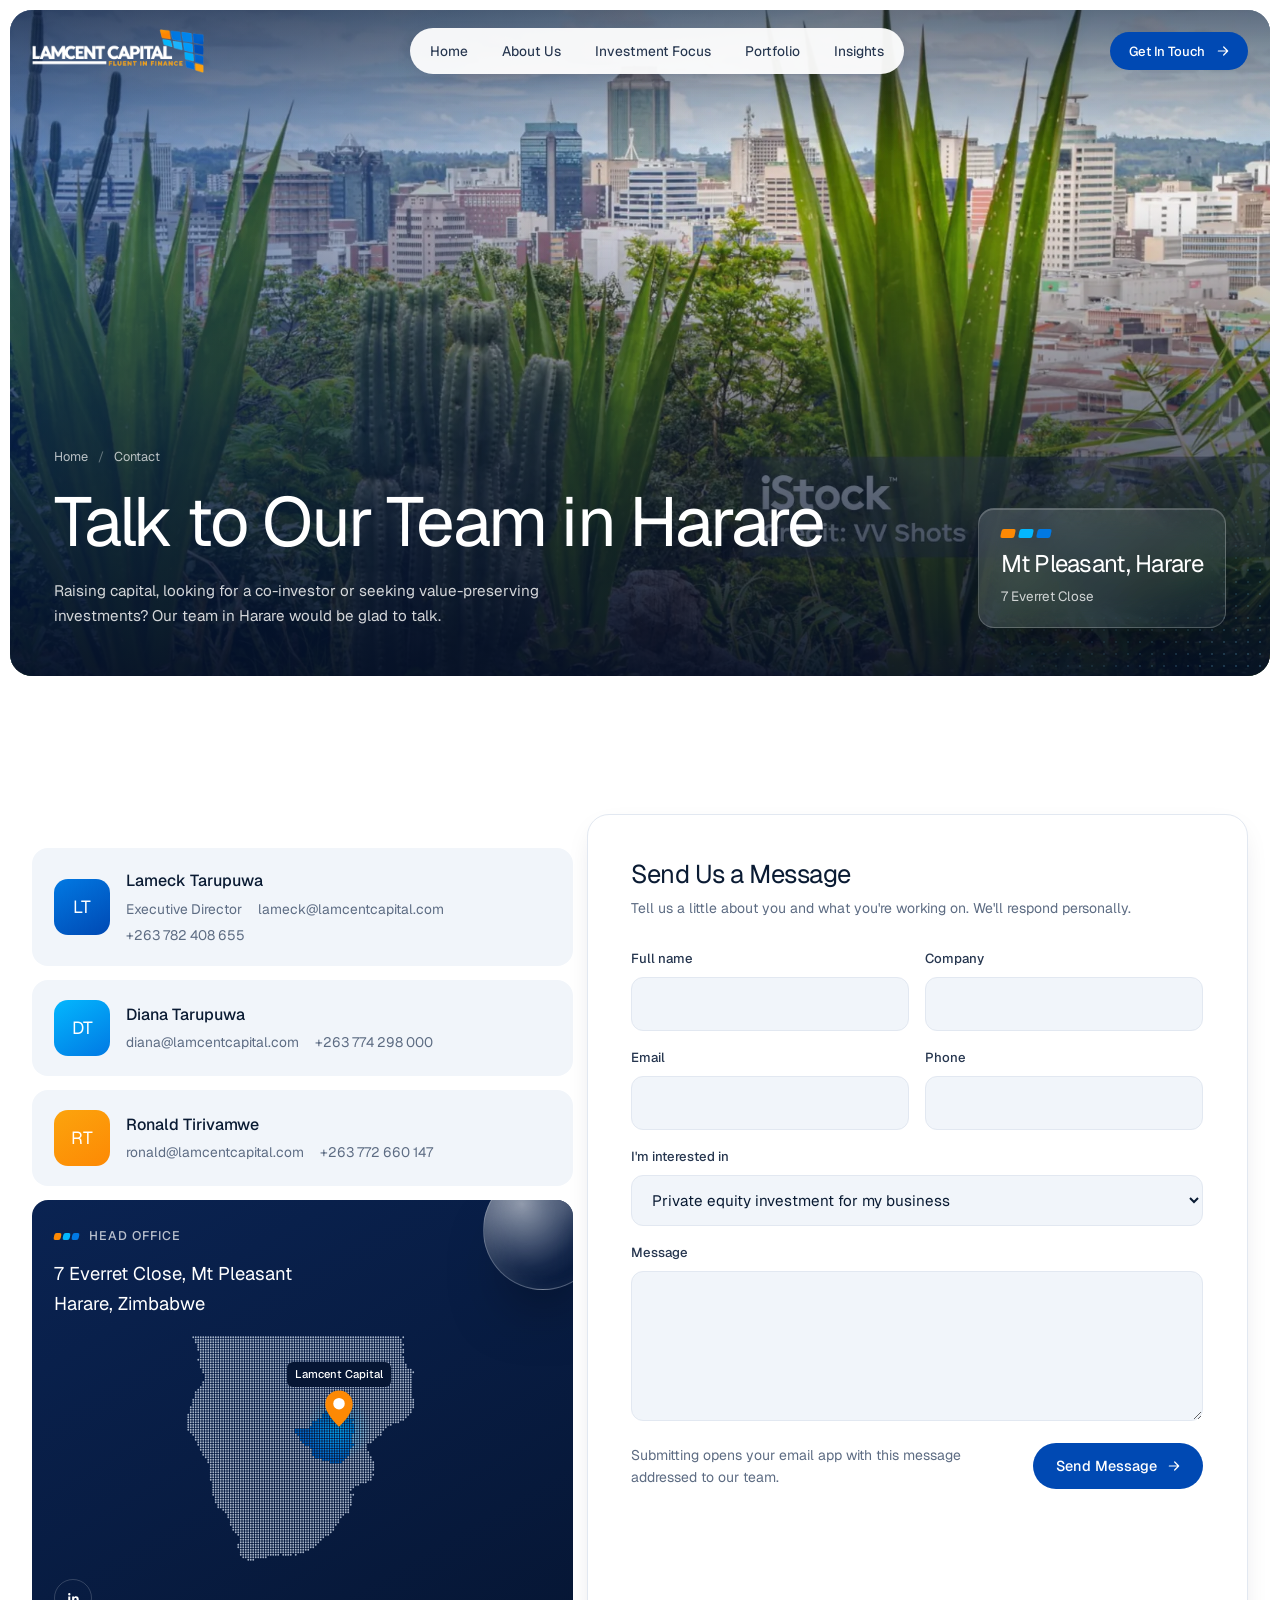
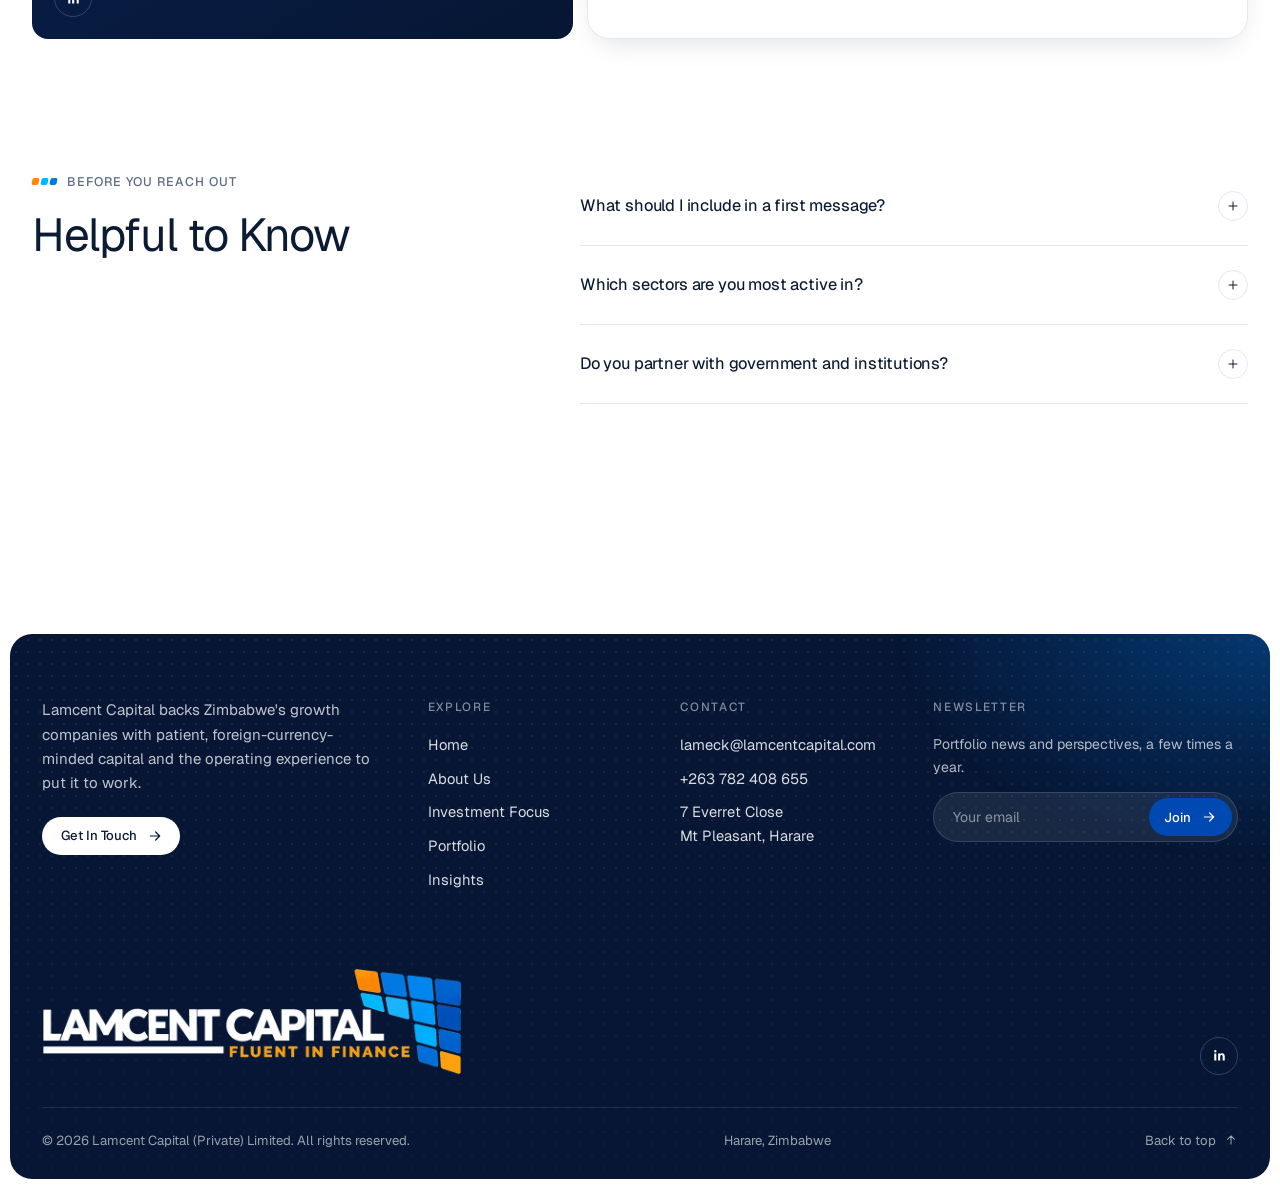
<file: contact.html>
<!doctype html>
<html lang="en">
<head>
<meta charset="utf-8">
<meta name="viewport" content="width=device-width, initial-scale=1">
<title>Contact | Lamcent Capital</title>
<meta name="description" content="Contact Lamcent Capital at 7 Everret Close, Mt Pleasant, Harare. Speak to Lameck Tarupuwa, Diana Tarupuwa or Ronald Tirivamwe.">
<meta name="theme-color" content="#061634">
<meta property="og:type" content="website">
<meta property="og:site_name" content="Lamcent Capital">
<meta property="og:title" content="Contact | Lamcent Capital">
<meta property="og:description" content="Contact Lamcent Capital at 7 Everret Close, Mt Pleasant, Harare. Speak to Lameck Tarupuwa, Diana Tarupuwa or Ronald Tirivamwe.">
<meta property="og:image" content="assets/img/hero-harare-skyline.webp">
<link rel="icon" type="image/png" href="assets/img/favicon.png">
<link rel="preconnect" href="https://fonts.googleapis.com">
<link rel="preconnect" href="https://fonts.gstatic.com" crossorigin>
<link href="https://fonts.googleapis.com/css2?family=Geist:wght@300..700&family=Geist+Mono:wght@400;500&family=Caveat:wght@500;600&display=swap" rel="stylesheet">
<link rel="stylesheet" href="assets/css/style.css?v=66094907">
<script>document.documentElement.classList.add('js')</script>
</head>
<body id="top" data-page="contact">
<svg xmlns="http://www.w3.org/2000/svg" aria-hidden="true" focusable="false" style="position:absolute;width:0;height:0;overflow:hidden">
  <defs>
    <!-- gold (brand amber/orange) and navy gradients for the 3D shapes -->
    <linearGradient id="sg-gold" x1="0" y1="0" x2="1" y2="1">
      <stop offset="0" stop-color="#ffe6b0"/><stop offset=".45" stop-color="#fcb73e"/><stop offset="1" stop-color="#d97a00"/>
    </linearGradient>
    <linearGradient id="sg-gold-top" x1="0" y1="0" x2="1" y2="1">
      <stop offset="0" stop-color="#fff4da"/><stop offset=".55" stop-color="#ffc766"/><stop offset="1" stop-color="#f59e0b"/>
    </linearGradient>
    <linearGradient id="sg-navy" x1="0" y1="0" x2="1" y2="1">
      <stop offset="0" stop-color="#1a4a9e"/><stop offset=".6" stop-color="#0a2352"/><stop offset="1" stop-color="#061634"/>
    </linearGradient>
    <linearGradient id="sg-inner" x1="0" y1="0" x2="0" y2="1">
      <stop offset="0" stop-color="#061634"/><stop offset="1" stop-color="#0179e3"/>
    </linearGradient>
    <linearGradient id="sg-blue" x1="0" y1="0" x2="1" y2="1">
      <stop offset="0" stop-color="#9fe3ff"/><stop offset=".5" stop-color="#0179e3"/><stop offset="1" stop-color="#0049b3"/>
    </linearGradient>
    <radialGradient id="sg-sphere" cx=".35" cy=".3" r=".8">
      <stop offset="0" stop-color="#ffffff"/><stop offset=".35" stop-color="#ffe2a8"/><stop offset=".75" stop-color="#9fd8ff"/><stop offset="1" stop-color="#4fb0f2"/>
    </radialGradient>
    <radialGradient id="sg-sphere-blue" cx=".35" cy=".3" r=".8">
      <stop offset="0" stop-color="#ffffff"/><stop offset=".4" stop-color="#9fe3ff"/><stop offset="1" stop-color="#0179e3"/>
    </radialGradient>
    <radialGradient id="sg-sphere-stone" cx=".35" cy=".3" r=".85">
      <stop offset="0" stop-color="#ffffff"/><stop offset=".5" stop-color="#d9dde3"/><stop offset="1" stop-color="#9aa3b0"/>
    </radialGradient>
    <linearGradient id="sg-amber-fade" x1="0" y1="0" x2="1" y2="0">
      <stop offset="0" stop-color="#fd8904" stop-opacity="0"/><stop offset="1" stop-color="#fd8904" stop-opacity=".9"/>
    </linearGradient>
    <linearGradient id="sg-amber-fade-r" x1="1" y1="0" x2="0" y2="0">
      <stop offset="0" stop-color="#fd8904" stop-opacity=".1"/><stop offset="1" stop-color="#fd8904" stop-opacity=".85"/>
    </linearGradient>
    <linearGradient id="sg-stone-fade" x1="0" y1="0" x2="0" y2="1">
      <stop offset="0" stop-color="#c5cad2"/><stop offset="1" stop-color="#eef0f3" stop-opacity=".2"/>
    </linearGradient>
    <linearGradient id="sg-cyan-step" x1="0" y1="0" x2="0" y2="1">
      <stop offset="0" stop-color="#03b7fe"/><stop offset="1" stop-color="#03b7fe" stop-opacity=".25"/>
    </linearGradient>
    <linearGradient id="sg-royal-step" x1="0" y1="0" x2="0" y2="1">
      <stop offset="0" stop-color="#0049b3"/><stop offset="1" stop-color="#0179e3" stop-opacity=".35"/>
    </linearGradient>
    <clipPath id="sg-sphere-clip"><circle cx="60" cy="60" r="42"/></clipPath>
    <clipPath id="sg-hole-clip"><ellipse cx="60" cy="44" rx="30" ry="13"/></clipPath>
    <mask id="sg-hole-mask" maskUnits="userSpaceOnUse" x="0" y="0" width="120" height="120">
      <rect width="120" height="120" fill="#fff"/>
      <ellipse cx="60" cy="66" rx="30" ry="13" fill="#000" clip-path="url(#sg-hole-clip)"/>
    </mask>

    <!-- 1. Ring: Private Equity -->
    <symbol id="shape-ring" viewBox="0 0 120 120">
      <g transform="rotate(-28 60 60)" mask="url(#sg-hole-mask)">
        <ellipse cx="60" cy="68" rx="40" ry="20" fill="url(#sg-navy)"/>
        <rect x="20" y="44" width="80" height="24" fill="url(#sg-gold)"/>
        <ellipse cx="60" cy="44" rx="40" ry="20" fill="url(#sg-gold-top)"/>
        <ellipse cx="60" cy="44" rx="30" ry="13" fill="url(#sg-inner)"/>
      </g>
    </symbol>

    <!-- 2. Sphere: Investment Advisory (globe meridians) -->
    <symbol id="shape-sphere" viewBox="0 0 120 120">
      <circle cx="60" cy="60" r="42" fill="url(#sg-sphere)"/>
      <g clip-path="url(#sg-sphere-clip)" stroke="#d98a12" stroke-width="1.1" opacity=".55" fill="none">
        <path d="M60 18v84M42 20c-13 26-13 54 0 80M78 20c13 26 13 54 0 80M28 30c-8 20-8 40 0 60M92 30c8 20 8 40 0 60"/>
        <path d="M18 60h84M22 42c25 7 51 7 76 0M22 78c25-7 51-7 76 0M30 28c20 5 40 5 60 0M30 92c20-5 40-5 60 0"/>
      </g>
      <ellipse cx="46" cy="40" rx="12" ry="7" fill="#fff" opacity=".55" transform="rotate(-30 46 40)"/>
    </symbol>

    <!-- 3. Twisted ribbon: Fundraising -->
    <symbol id="shape-ribbon" viewBox="0 0 120 120">
      <path d="M18 84C24 50 46 26 72 24c18-1 30 10 30 26-10-9-24-12-38-6C48 51 38 66 34 90z" fill="url(#sg-gold)"/>
      <path d="M34 90c4-24 14-39 30-46 14-6 28-3 38 6-1 14-12 26-28 31-15 5-28 8-40 9z" fill="url(#sg-navy)"/>
      <path d="M18 84c4 6 10 8 16 6l0 0c-6 1-12-1-16-6z" fill="#0a2352"/>
      <ellipse cx="68" cy="66" rx="20" ry="8" fill="#fff" opacity=".92" transform="rotate(-24 68 66)"/>
      <ellipse cx="68" cy="66" rx="20" ry="8" fill="none" stroke="#9fd8ff" stroke-width="1" opacity=".7" transform="rotate(-24 68 66)"/>
    </symbol>

    <!-- 4. Mosaic tile cluster -->
    <symbol id="shape-mosaic" viewBox="0 0 120 120">
      <g transform="skewY(8) translate(0 -8)">
        <rect x="14" y="20" width="24" height="18" rx="4" fill="#fd8904"/>
        <rect x="42" y="20" width="24" height="18" rx="4" fill="#0179e3"/>
        <rect x="70" y="20" width="24" height="18" rx="4" fill="#0066ce"/>
        <rect x="14" y="42" width="24" height="18" rx="4" fill="#03b7fe"/>
        <rect x="42" y="42" width="24" height="18" rx="4" fill="#22b0f0"/>
        <rect x="70" y="42" width="24" height="18" rx="4" fill="#0049b3"/>
        <rect x="42" y="64" width="24" height="18" rx="4" fill="#03b7fe"/>
        <rect x="70" y="64" width="24" height="18" rx="4" fill="#0066ce"/>
        <rect x="70" y="86" width="24" height="18" rx="4" fill="#fca40d"/>
      </g>
    </symbol>

    <!-- Society-style card art -->
    <symbol id="art-chevrons" viewBox="0 0 200 300" preserveAspectRatio="xMaxYMid slice">
      <path d="M40 10h70l50 70-50 70H40l50-70z" fill="url(#sg-amber-fade)"/>
      <path d="M120 10h70l50 70-50 70h-70l50-70z" fill="url(#sg-amber-fade-r)" opacity=".7"/>
      <path d="M40 160h70l50 70-50 70H40l50-70z" fill="url(#sg-amber-fade)" opacity=".85"/>
      <path d="M120 160h70l50 70-50 70h-70l50-70z" fill="url(#sg-amber-fade-r)" opacity=".55"/>
    </symbol>
    <symbol id="art-spheres" viewBox="0 0 200 300" preserveAspectRatio="xMaxYMid slice">
      <circle cx="80" cy="80" r="54" fill="url(#sg-sphere-stone)"/>
      <path d="M150 0a54 54 0 0 1 54 54v0h-54z" fill="url(#sg-stone-fade)"/>
      <path d="M26 150h108a54 54 0 0 1-108 0z" fill="url(#sg-sphere-stone)"/>
      <circle cx="190" cy="150" r="54" fill="url(#sg-stone-fade)"/>
      <path d="M26 290a54 54 0 0 1 108 0z" fill="url(#sg-sphere-stone)" opacity=".85"/>
      <circle cx="190" cy="270" r="40" fill="url(#sg-sphere-stone)" opacity=".7"/>
    </symbol>
    <symbol id="art-ellipse" viewBox="0 0 200 300" preserveAspectRatio="xMaxYMid slice">
      <ellipse cx="140" cy="150" rx="140" ry="110" fill="#0179e3" opacity=".14"/>
      <ellipse cx="140" cy="150" rx="96" ry="86" fill="#0179e3" opacity=".18"/>
      <ellipse cx="150" cy="150" rx="58" ry="56" fill="url(#sg-sphere-blue)" opacity=".85"/>
      <circle cx="150" cy="150" r="26" fill="#fff" opacity=".55"/>
      <circle cx="150" cy="150" r="14" fill="#0179e3" opacity=".35"/>
    </symbol>
    <symbol id="art-steps" viewBox="0 0 200 300" preserveAspectRatio="xMaxYMid slice">
      <rect x="40" y="20" width="80" height="80" rx="12" fill="url(#sg-royal-step)"/>
      <rect x="120" y="70" width="80" height="80" rx="12" fill="url(#sg-cyan-step)"/>
      <rect x="40" y="140" width="80" height="80" rx="12" fill="url(#sg-royal-step)" opacity=".85"/>
      <rect x="120" y="190" width="80" height="80" rx="12" fill="url(#sg-cyan-step)" opacity=".7"/>
      <rect x="40" y="260" width="80" height="80" rx="12" fill="#fd8904" opacity=".5"/>
    </symbol>
    <symbol id="art-tiles" viewBox="0 0 200 300" preserveAspectRatio="xMaxYMid slice">
      <g transform="skewY(10) translate(0 -20)">
        <rect x="50" y="40" width="60" height="44" rx="9" fill="#fd8904" opacity=".9"/>
        <rect x="116" y="40" width="60" height="44" rx="9" fill="#0179e3" opacity=".75"/>
        <rect x="50" y="90" width="60" height="44" rx="9" fill="#03b7fe" opacity=".6"/>
        <rect x="116" y="90" width="60" height="44" rx="9" fill="#0049b3" opacity=".8"/>
        <rect x="116" y="140" width="60" height="44" rx="9" fill="#03b7fe" opacity=".45"/>
        <rect x="116" y="190" width="60" height="44" rx="9" fill="#0179e3" opacity=".35"/>
        <rect x="116" y="240" width="60" height="44" rx="9" fill="#fca40d" opacity=".6"/>
      </g>
    </symbol>

    <!-- Map pins -->
    <symbol id="i-pin" viewBox="0 0 26 32"><path d="M13 31s11-10.2 11-18A11 11 0 0 0 2 13c0 7.8 11 18 11 18z" fill="#0a2352"/><circle cx="13" cy="12.5" r="4.6" fill="none" stroke="#fff" stroke-width="1.8"/></symbol>
    <symbol id="i-pin-hq" viewBox="0 0 26 32"><path d="M13 31s11-10.2 11-18A11 11 0 0 0 2 13c0 7.8 11 18 11 18z" fill="#fd8904"/><circle cx="13" cy="12.5" r="4.6" fill="#fff"/></symbol>
    <symbol id="i-pin-blue" viewBox="0 0 26 32"><path d="M13 31s11-10.2 11-18A11 11 0 0 0 2 13c0 7.8 11 18 11 18z" fill="#0179e3"/><circle cx="13" cy="12.5" r="4.6" fill="none" stroke="#fff" stroke-width="1.8"/></symbol>

    <!-- UI icons (stroke) -->
    <symbol id="i-arrow" viewBox="0 0 24 24"><path d="M5 12h14M13 6l6 6-6 6" fill="none" stroke="currentColor" stroke-width="1.8" stroke-linecap="round" stroke-linejoin="round"/></symbol>
    <symbol id="i-arrow-left" viewBox="0 0 24 24"><path d="M19 12H5M11 6l-6 6 6 6" fill="none" stroke="currentColor" stroke-width="1.8" stroke-linecap="round" stroke-linejoin="round"/></symbol>
    <symbol id="i-arrow-down" viewBox="0 0 24 24"><path d="M12 5v14M6 13l6 6 6-6" fill="none" stroke="currentColor" stroke-width="1.8" stroke-linecap="round" stroke-linejoin="round"/></symbol>
    <symbol id="i-arrow-up" viewBox="0 0 24 24"><path d="M12 19V5M6 11l6-6 6 6" fill="none" stroke="currentColor" stroke-width="1.8" stroke-linecap="round" stroke-linejoin="round"/></symbol>
    <symbol id="i-plus" viewBox="0 0 24 24"><path d="M12 4v16M4 12h16" fill="none" stroke="currentColor" stroke-width="2" stroke-linecap="round"/></symbol>
    <symbol id="i-youtube" viewBox="0 0 24 24"><path fill="currentColor" d="M23.498 6.186a3.016 3.016 0 0 0-2.122-2.136C19.505 3.545 12 3.545 12 3.545s-7.505 0-9.377.505A3.017 3.017 0 0 0 .502 6.186C0 8.07 0 12 0 12s0 3.93.502 5.814a3.016 3.016 0 0 0 2.122 2.136c1.871.505 9.376.505 9.376.505s7.505 0 9.377-.505a3.015 3.015 0 0 0 2.122-2.136C24 15.93 24 12 24 12s0-3.93-.502-5.814zM9.545 15.568V8.432L15.818 12l-6.273 3.568z"/></symbol>
    <symbol id="i-menu" viewBox="0 0 24 24"><path d="M4 8h16M4 16h10" fill="none" stroke="currentColor" stroke-width="1.8" stroke-linecap="round"/></symbol>
    <symbol id="i-close" viewBox="0 0 24 24"><path d="M6 6l12 12M18 6L6 18" fill="none" stroke="currentColor" stroke-width="1.8" stroke-linecap="round"/></symbol>
    <symbol id="i-mail" viewBox="0 0 24 24"><g fill="none" stroke="currentColor" stroke-width="1.7" stroke-linecap="round" stroke-linejoin="round"><rect x="3" y="5" width="18" height="14" rx="3"/><path d="M4 7l8 6 8-6"/></g></symbol>
    <symbol id="i-phone" viewBox="0 0 24 24"><path d="M5 4h3l2 5-2.5 1.5a11 11 0 0 0 6 6L15 14l5 2v3a2 2 0 0 1-2 2A16 16 0 0 1 3 6a2 2 0 0 1 2-2z" fill="none" stroke="currentColor" stroke-width="1.7" stroke-linejoin="round"/></symbol>
    <symbol id="i-location" viewBox="0 0 24 24"><g fill="none" stroke="currentColor" stroke-width="1.7"><path d="M12 21s7-6.3 7-12a7 7 0 0 0-14 0c0 5.7 7 12 7 12z"/><circle cx="12" cy="9" r="2.6"/></g></symbol>
    <symbol id="i-linkedin" viewBox="0 0 24 24"><path fill="currentColor" d="M6.9 8.6H3.6V20h3.3V8.6zM5.3 3.3a1.9 1.9 0 1 0 0 3.8 1.9 1.9 0 0 0 0-3.8zM20.4 13.5c0-3.1-1.7-5.1-4.4-5.1-1.5 0-2.6.8-3 1.6V8.6H9.8V20h3.3v-6c0-1.6.7-2.7 2.1-2.7 1.3 0 1.9.9 1.9 2.7v6h3.3v-6.5z"/></symbol>
    <symbol id="i-facebook" viewBox="0 0 24 24"><path fill="currentColor" d="M13.5 21v-7.4H16l.4-3h-2.9V8.8c0-.9.3-1.5 1.5-1.5h1.5V4.6c-.3 0-1.2-.1-2.2-.1-2.2 0-3.7 1.3-3.7 3.8v2.3H8.1v3h2.5V21h2.9z"/></symbol>

    <!-- Feature icons (line) -->
    <symbol id="i-board" viewBox="0 0 24 24"><g fill="none" stroke="currentColor" stroke-width="1.6" stroke-linecap="round" stroke-linejoin="round"><rect x="3" y="4" width="18" height="12" rx="2"/><path d="M8 20h8M12 16v4M7 12l3-3 2 2 4-4"/></g></symbol>
    <symbol id="i-handshake" viewBox="0 0 24 24"><g fill="none" stroke="currentColor" stroke-width="1.6" stroke-linecap="round" stroke-linejoin="round"><path d="M3 12l4-4 4 2 3-2 7 4"/><path d="M7 8v6l5 4 3-2 3 1 3-3M10 14l2 2M12 12l2 2"/></g></symbol>
    <symbol id="i-shield" viewBox="0 0 24 24"><g fill="none" stroke="currentColor" stroke-width="1.6" stroke-linecap="round" stroke-linejoin="round"><path d="M12 3l8 3v6c0 4.5-3.4 8-8 9-4.6-1-8-4.5-8-9V6z"/><path d="M9 12l2 2 4-4"/></g></symbol>
    <symbol id="i-coins" viewBox="0 0 24 24"><g fill="none" stroke="currentColor" stroke-width="1.6" stroke-linecap="round" stroke-linejoin="round"><ellipse cx="9" cy="7" rx="6" ry="3"/><path d="M3 7v4c0 1.7 2.7 3 6 3s6-1.3 6-3V7"/><path d="M9 14v3c0 1.7 2.7 3 6 3s6-1.3 6-3v-4c0-1.6-2.4-2.9-5.5-3"/></g></symbol>
    <symbol id="i-landmark" viewBox="0 0 24 24"><g fill="none" stroke="currentColor" stroke-width="1.6" stroke-linecap="round" stroke-linejoin="round"><path d="M3 10l9-6 9 6M5 10v8M9.5 10v8M14.5 10v8M19 10v8M3 20h18"/></g></symbol>
    <symbol id="i-users" viewBox="0 0 24 24"><g fill="none" stroke="currentColor" stroke-width="1.6" stroke-linecap="round" stroke-linejoin="round"><circle cx="9" cy="8" r="3.2"/><path d="M3 19c0-3.3 2.7-5.5 6-5.5s6 2.2 6 5.5"/><circle cx="17" cy="9" r="2.4"/><path d="M16 13.6c2.9.2 5 2 5 4.9"/></g></symbol>
    <symbol id="i-spark" viewBox="0 0 24 24"><g fill="none" stroke="currentColor" stroke-width="1.6" stroke-linecap="round" stroke-linejoin="round"><path d="M12 3v4M12 17v4M3 12h4M17 12h4M6 6l2.5 2.5M15.5 15.5L18 18M6 18l2.5-2.5M15.5 8.5L18 6"/></g></symbol>
    <symbol id="i-target" viewBox="0 0 24 24"><g fill="none" stroke="currentColor" stroke-width="1.6"><circle cx="12" cy="12" r="8.5"/><circle cx="12" cy="12" r="4.5"/><circle cx="12" cy="12" r="1" fill="currentColor"/></g></symbol>
    <symbol id="i-chart" viewBox="0 0 24 24"><g fill="none" stroke="currentColor" stroke-width="1.6" stroke-linecap="round" stroke-linejoin="round"><path d="M4 4v16h16"/><path d="M8 15l3-4 3 2 5-6"/></g></symbol>
    <symbol id="i-globe" viewBox="0 0 24 24"><g fill="none" stroke="currentColor" stroke-width="1.6"><circle cx="12" cy="12" r="8.5"/><path d="M3.5 12h17M12 3.5c2.5 2.6 3.6 5.4 3.6 8.5s-1.1 5.9-3.6 8.5c-2.5-2.6-3.6-5.4-3.6-8.5s1.1-5.9 3.6-8.5z"/></g></symbol>
    <symbol id="i-heart" viewBox="0 0 24 24"><path d="M12 20s-7.5-4.6-7.5-10A4.3 4.3 0 0 1 12 7.4 4.3 4.3 0 0 1 19.5 10c0 5.4-7.5 10-7.5 10z" fill="none" stroke="currentColor" stroke-width="1.6" stroke-linejoin="round"/></symbol>
    <symbol id="i-award" viewBox="0 0 24 24"><g fill="none" stroke="currentColor" stroke-width="1.6" stroke-linecap="round" stroke-linejoin="round"><circle cx="12" cy="9" r="5.5"/><path d="M8.5 13.5L7 21l5-2.5 5 2.5-1.5-7.5"/></g></symbol>
    <symbol id="i-book" viewBox="0 0 24 24"><g fill="none" stroke="currentColor" stroke-width="1.6" stroke-linecap="round" stroke-linejoin="round"><path d="M4 5.5A2.5 2.5 0 0 1 6.5 3H20v15H6.5A2.5 2.5 0 0 0 4 20.5z"/><path d="M4 20.5A2.5 2.5 0 0 0 6.5 23H20v-5"/></g></symbol>
    <symbol id="i-truck" viewBox="0 0 24 24"><g fill="none" stroke="currentColor" stroke-width="1.6" stroke-linecap="round" stroke-linejoin="round"><path d="M2 6h12v10H2zM14 9h4l4 4v3h-8z"/><circle cx="6" cy="18" r="2"/><circle cx="18" cy="18" r="2"/></g></symbol>
    <symbol id="i-leaf" viewBox="0 0 24 24"><g fill="none" stroke="currentColor" stroke-width="1.6" stroke-linecap="round" stroke-linejoin="round"><path d="M5 19c0-8 5-14 15-15-1 10-7 15-15 15z"/><path d="M5 19l8-8"/></g></symbol>
    <symbol id="i-pick" viewBox="0 0 24 24"><g fill="none" stroke="currentColor" stroke-width="1.6" stroke-linecap="round" stroke-linejoin="round"><path d="M4 8c5-4 11-4 16 0M12 6l-7 15"/><path d="M14 13l3 8"/></g></symbol>
    <symbol id="i-building" viewBox="0 0 24 24"><g fill="none" stroke="currentColor" stroke-width="1.6" stroke-linecap="round" stroke-linejoin="round"><path d="M4 21V5l8-2v18M12 8h8v13M3 21h18M7 8h2M7 12h2M7 16h2M15 12h2M15 16h2"/></g></symbol>
    <symbol id="i-bolt" viewBox="0 0 24 24"><path d="M13 3L5 13h6l-1 8 8-10h-6z" fill="none" stroke="currentColor" stroke-width="1.6" stroke-linejoin="round"/></symbol>
    <symbol id="i-bed" viewBox="0 0 24 24"><g fill="none" stroke="currentColor" stroke-width="1.6" stroke-linecap="round" stroke-linejoin="round"><path d="M3 18V6M3 14h18v4M21 14v-3a3 3 0 0 0-3-3h-7v6"/><circle cx="7" cy="10.5" r="2"/></g></symbol>
    <symbol id="i-health" viewBox="0 0 24 24"><g fill="none" stroke="currentColor" stroke-width="1.6" stroke-linecap="round" stroke-linejoin="round"><rect x="3" y="3" width="18" height="18" rx="5"/><path d="M12 8v8M8 12h8"/></g></symbol>
    <!-- Phosphor duotone (MIT) -->
    <symbol id="ph-presentation-chart" viewBox="0 0 256 256" fill="currentColor"><path d="M224,56V176a8,8,0,0,1-8,8H40a8,8,0,0,1-8-8V56a8,8,0,0,1,8-8H216A8,8,0,0,1,224,56Z" class="ph-tone"/><path d="M216,40H136V24a8,8,0,0,0-16,0V40H40A16,16,0,0,0,24,56V176a16,16,0,0,0,16,16H79.36L57.75,219a8,8,0,0,0,12.5,10l29.59-37h56.32l29.59,37a8,8,0,1,0,12.5-10l-21.61-27H216a16,16,0,0,0,16-16V56A16,16,0,0,0,216,40Zm0,136H40V56H216V176ZM104,120v24a8,8,0,0,1-16,0V120a8,8,0,0,1,16,0Zm32-16v40a8,8,0,0,1-16,0V104a8,8,0,0,1,16,0Zm32-16v56a8,8,0,0,1-16,0V88a8,8,0,0,1,16,0Z"/></symbol>
    <symbol id="ph-handshake" viewBox="0 0 256 256" fill="currentColor"><path d="M200,152l-40,40L96,176,40,136,72.68,70.63,128,56l55.32,14.63L183.6,72H144L98.34,116.29a8,8,0,0,0,1.38,12.42C117.23,139.9,141,139.13,160,120Z" class="ph-tone"/><path d="M254.3,107.91,228.78,56.85a16,16,0,0,0-21.47-7.15L182.44,62.13,130.05,48.27a8.14,8.14,0,0,0-4.1,0L73.56,62.13,48.69,49.7a16,16,0,0,0-21.47,7.15L1.7,107.9a16,16,0,0,0,7.15,21.47l27,13.51,55.49,39.63a8.06,8.06,0,0,0,2.71,1.25l64,16a8,8,0,0,0,7.6-2.1l55.07-55.08,26.42-13.21a16,16,0,0,0,7.15-21.46Zm-54.89,33.37L165,113.72a8,8,0,0,0-10.68.61C136.51,132.27,116.66,130,104,122L147.24,80h31.81l27.21,54.41ZM41.53,64,62,74.22,36.43,125.27,16,115.06Zm116,119.13L99.42,168.61l-49.2-35.14,28-56L128,64.28l9.8,2.59-45,43.68-.08.09a16,16,0,0,0,2.72,24.81c20.56,13.13,45.37,11,64.91-5L188,152.66Zm62-57.87-25.52-51L214.47,64,240,115.06Zm-87.75,92.67a8,8,0,0,1-7.75,6.06,8.13,8.13,0,0,1-1.95-.24L80.41,213.33a7.89,7.89,0,0,1-2.71-1.25L51.35,193.26a8,8,0,0,1,9.3-13l25.11,17.94L126,208.24A8,8,0,0,1,131.82,217.94Z"/></symbol>
    <symbol id="ph-shield-check" viewBox="0 0 256 256" fill="currentColor"><path d="M216,56v56c0,96-88,120-88,120S40,208,40,112V56a8,8,0,0,1,8-8H208A8,8,0,0,1,216,56Z" class="ph-tone"/><path d="M208,40H48A16,16,0,0,0,32,56v56c0,52.72,25.52,84.67,46.93,102.19,23.06,18.86,46,25.26,47,25.53a8,8,0,0,0,4.2,0c1-.27,23.91-6.67,47-25.53C198.48,196.67,224,164.72,224,112V56A16,16,0,0,0,208,40Zm0,72c0,37.07-13.66,67.16-40.6,89.42A129.3,129.3,0,0,1,128,223.62a128.25,128.25,0,0,1-38.92-21.81C61.82,179.51,48,149.3,48,112l0-56,160,0ZM82.34,141.66a8,8,0,0,1,11.32-11.32L112,148.69l50.34-50.35a8,8,0,0,1,11.32,11.32l-56,56a8,8,0,0,1-11.32,0Z"/></symbol>
    <symbol id="ph-bank" viewBox="0 0 256 256" fill="currentColor"><path d="M232,96H24L128,32Z" class="ph-tone"/><path d="M24,104H48v64H32a8,8,0,0,0,0,16H224a8,8,0,0,0,0-16H208V104h24a8,8,0,0,0,4.19-14.81l-104-64a8,8,0,0,0-8.38,0l-104,64A8,8,0,0,0,24,104Zm40,0H96v64H64Zm80,0v64H112V104Zm48,64H160V104h32ZM128,41.39,203.74,88H52.26ZM248,208a8,8,0,0,1-8,8H16a8,8,0,0,1,0-16H240A8,8,0,0,1,248,208Z"/></symbol>
    <symbol id="ph-users-three" viewBox="0 0 256 256" fill="currentColor"><path d="M168,144a40,40,0,1,1-40-40A40,40,0,0,1,168,144ZM64,56A32,32,0,1,0,96,88,32,32,0,0,0,64,56Zm128,0a32,32,0,1,0,32,32A32,32,0,0,0,192,56Z" class="ph-tone"/><path d="M244.8,150.4a8,8,0,0,1-11.2-1.6A51.6,51.6,0,0,0,192,128a8,8,0,0,1,0-16,24,24,0,1,0-23.24-30,8,8,0,1,1-15.5-4A40,40,0,1,1,219,117.51a67.94,67.94,0,0,1,27.43,21.68A8,8,0,0,1,244.8,150.4ZM190.92,212a8,8,0,1,1-13.85,8,57,57,0,0,0-98.15,0,8,8,0,1,1-13.84-8,72.06,72.06,0,0,1,33.74-29.92,48,48,0,1,1,58.36,0A72.06,72.06,0,0,1,190.92,212ZM128,176a32,32,0,1,0-32-32A32,32,0,0,0,128,176ZM72,120a8,8,0,0,0-8-8A24,24,0,1,1,87.24,82a8,8,0,1,0,15.5-4A40,40,0,1,0,37,117.51,67.94,67.94,0,0,0,9.6,139.19a8,8,0,1,0,12.8,9.61A51.6,51.6,0,0,1,64,128,8,8,0,0,0,72,120Z"/></symbol>
  </defs>
</svg>
<a class="skip-link" href="#main">Skip to content</a>

<div class="preloader" aria-hidden="true">
  <div class="preloader__mosaic">
    <i style="background:#fd8904;animation-delay:.05s"></i><i style="background:#0179e3;animation-delay:.1s"></i><i style="background:#0066ce;animation-delay:.15s"></i><i style="background:#0049b3;animation-delay:.2s"></i>
    <i style="background:#03b7fe;animation-delay:.12s"></i><i style="background:#22b0f0;animation-delay:.17s"></i><i style="background:#0179e3;animation-delay:.22s"></i><i style="background:#0049b3;animation-delay:.27s"></i>
    <i class="e"></i><i class="e"></i><i style="background:#03b7fe;animation-delay:.29s"></i><i style="background:#0066ce;animation-delay:.34s"></i>
    <i class="e"></i><i class="e"></i><i style="background:#0179e3;animation-delay:.36s"></i><i style="background:#fca40d;animation-delay:.41s"></i>
  </div>
  <div class="preloader__word">Lamcent Capital · Fluent in Finance</div>
</div>

<header class="site-header">
  <div class="container">
    <a class="brand" href="index.html" aria-label="Lamcent Capital home">
      <img class="logo-light" src="assets/img/logo-white.png" alt="Lamcent Capital, Fluent in Finance" width="880" height="224">
      <img class="logo-dark" src="assets/img/logo.png" alt="" width="880" height="224">
    </a>
    <nav class="nav-pill" aria-label="Primary">
      <span class="nav-glider" aria-hidden="true"></span>
      <a href="index.html">Home</a>
      <a href="about.html">About Us</a>
      <a href="investment-focus.html">Investment Focus</a>
      <a href="portfolio.html">Portfolio</a>
      <a href="insights.html">Insights</a>
    </nav>
    <a class="btn btn--sm header-cta" href="contact.html">Get In Touch <svg class="arrow"><use href="#i-arrow"/></svg></a>
    <a class="btn btn--sm btn--glass header-portfolio" href="portfolio.html">Portfolio</a>
    <button class="menu-toggle" type="button" aria-label="Open menu" aria-controls="drawer"><svg><use href="#i-menu"/></svg></button>
  </div>
</header>

<div class="drawer" id="drawer" aria-hidden="true">
  <div class="drawer__scrim"></div>
  <div class="drawer__panel" role="dialog" aria-modal="true" aria-label="Menu">
    <div class="drawer__top">
      <a class="brand" href="index.html"><img src="assets/img/logo-white.png" alt="Lamcent Capital" width="880" height="224"></a>
      <button class="menu-toggle" type="button" data-close aria-label="Close menu" style="display:grid"><svg><use href="#i-close"/></svg></button>
    </div>
    <nav aria-label="Mobile">
      <a href="index.html"><span>01</span>Home</a>
      <a href="about.html"><span>02</span>About Us</a>
      <a href="investment-focus.html"><span>03</span>Investment Focus</a>
      <a href="portfolio.html"><span>04</span>Portfolio</a>
      <a href="insights.html"><span>05</span>Insights</a>
      <a href="contact.html" aria-current="page"><span>06</span>Contact</a>
    </nav>
    <div class="drawer__foot">
      <span class="drawer__kicker">Talk to us</span>
      <div class="drawer__contacts">
        <a href="mailto:lameck@lamcentcapital.com"><span class="drawer__ic"><svg><use href="#i-mail"/></svg></span><span><small>Email</small>lameck@lamcentcapital.com</span></a>
        <a href="tel:+263782408655"><span class="drawer__ic"><svg><use href="#i-phone"/></svg></span><span><small>Call</small>+263 782 408 655</span></a>
        <a href="https://maps.google.com/?q=7+Everret+Close,+Mt+Pleasant,+Harare" target="_blank" rel="noopener"><span class="drawer__ic"><svg viewBox="0 0 26 32"><use href="#i-pin"/></svg></span><span><small>Visit</small>7 Everret Close, Mt Pleasant, Harare</span></a>
      </div>
      <div class="drawer__social">
        <span>Follow</span>
        <div class="socials">
          <a href="https://www.linkedin.com/company/lamcent-capital/" target="_blank" rel="noopener" aria-label="Lamcent Capital on LinkedIn"><svg><use href="#i-linkedin"/></svg></a>
        </div>
      </div>
    </div>
  </div>
</div>

<main id="main">
<section class="hero hero--page">
  <div class="hero__card">
    <div class="hero__media hero__media--mid">
      <img src="assets/img/harare-aloe-view.webp" alt="Harare's skyline framed by aloes and cacti on a hillside" width="1920" height="1280" fetchpriority="high" data-focus="44 25 62 38" style="object-position:53% 31.5%">
    </div>
    <div class="hero__inner">
      <div>
        <nav class="crumbs" aria-label="Breadcrumb" data-hero="1"><a href="index.html">Home</a><span aria-hidden="true">/</span><span>Contact</span></nav>
        <h1 class="display" data-hero="1">Talk to Our Team in Harare</h1>
        <p class="hero__sub" data-hero="2">Raising capital, looking for a co-investor or seeking value-preserving investments? Our team in Harare would be glad to talk.</p>
      </div>
      <div class="hero__aside">
        <div class="glass-stat" data-hero="4">
          <div class="glass-stat__tiles" aria-hidden="true"><i style="background:var(--orange)"></i><i style="background:var(--cyan)"></i><i style="background:var(--blue)"></i></div>
          <div class="glass-stat__value" style="font-size:1.5rem">Mt Pleasant, Harare</div>
          <div class="glass-stat__label">7 Everret Close</div>
        </div>
      </div>
    </div>
  </div>
</section>

<section class="section">
  <div class="container contact">
    <div class="contact__people">
      <span class="eyebrow" data-reveal>Speak to Our Team</span>
      <a class="person" href="mailto:lameck@lamcentcapital.com" data-reveal>
        <span class="person__avatar" aria-hidden="true">LT</span>
        <div><div class="person__name">Lameck Tarupuwa</div><div class="person__lines"><span>Executive Director</span><span>lameck@lamcentcapital.com</span><span>+263 782 408 655</span></div></div>
      </a>
      <a class="person" href="mailto:diana@lamcentcapital.com" data-reveal style="--d:.08s">
        <span class="person__avatar" aria-hidden="true" style="background:linear-gradient(150deg,var(--cyan),var(--blue))">DT</span>
        <div><div class="person__name">Diana Tarupuwa</div><div class="person__lines"><span>diana@lamcentcapital.com</span><span>+263 774 298 000</span></div></div>
      </a>
      <a class="person" href="mailto:ronald@lamcentcapital.com" data-reveal style="--d:.16s">
        <span class="person__avatar" aria-hidden="true" style="background:linear-gradient(150deg,var(--amber),var(--orange))">RT</span>
        <div><div class="person__name">Ronald Tirivamwe</div><div class="person__lines"><span>ronald@lamcentcapital.com</span><span>+263 772 660 147</span></div></div>
      </a>
      <div class="address-card on-dark" data-reveal style="--d:.24s">
        <span class="glass-orb float" style="width:120px;height:120px;right:-30px;top:-30px" aria-hidden="true"></span>
        <span class="eyebrow">Head Office</span>
        <p style="font-size:1.15rem;color:#fff;margin-top:12px">7 Everret Close, Mt Pleasant<br>Harare, Zimbabwe</p>
        <div class="dotmap" style="margin:18px auto 0;max-width:240px" data-bounds="11,-6,30.72,28.8">
          <img src="assets/img/map-southern-africa.svg" alt="Dotted map of southern Africa with Zimbabwe highlighted" width="960" height="900" loading="lazy" style="opacity:.9">
          <span class="pin pin--hq show-label" data-lon="31.05" data-lat="-17.83"><svg><use href="#i-pin-hq"/></svg><span class="pin__label">Lamcent Capital</span></span>
        </div>
        <div class="socials" style="margin-top:18px">
          <a href="https://www.linkedin.com/company/lamcent-capital/" target="_blank" rel="noopener" aria-label="LinkedIn"><svg><use href="#i-linkedin"/></svg></a>
        </div>
      </div>
    </div>

    <div class="form-card" data-reveal style="--d:.1s">
      <h2 class="h3">Send Us a Message</h2>
      <p class="small" style="margin-top:8px">Tell us a little about you and what you're working on. We'll respond personally.</p>
      <form data-mailto="lameck@lamcentcapital.com" data-subject="Website enquiry: Lamcent Capital">
        <div class="form-grid">
          <div class="field"><label for="f-name">Full name</label><input id="f-name" name="Name" autocomplete="name" required></div>
          <div class="field"><label for="f-company">Company</label><input id="f-company" name="Company" autocomplete="organization"></div>
          <div class="field"><label for="f-email">Email</label><input id="f-email" name="Email" type="email" autocomplete="email" required></div>
          <div class="field"><label for="f-phone">Phone</label><input id="f-phone" name="Phone" type="tel" autocomplete="tel"></div>
          <div class="field field--full"><label for="f-topic">I'm interested in</label>
            <select id="f-topic" name="Interest">
              <option>Private equity investment for my business</option>
              <option>Investment advisory</option>
              <option>Fundraising for a project</option>
              <option>Co-investing with Lamcent Capital</option>
              <option>Media or other enquiry</option>
            </select>
          </div>
          <div class="field field--full"><label for="f-msg">Message</label><textarea id="f-msg" name="Message" required></textarea></div>
        </div>
        <div class="form-foot">
          <p class="small">Submitting opens your email app with this message addressed to our team.</p>
          <button class="btn" type="submit">Send Message <svg class="arrow"><use href="#i-arrow"/></svg></button>
        </div>
        <p class="form-status" aria-live="polite"></p>
      </form>
    </div>
  </div>
</section>

<section class="section section--flush-top">
  <div class="container faq">
    <div class="faq__intro">
      <span class="eyebrow">Before You Reach Out</span>
      <h2 class="h2" style="margin-top:18px" data-split>Helpful to Know</h2>
    </div>
    <div data-reveal>
      <div class="acc">
        <button type="button" aria-expanded="false" aria-controls="c1">What should I include in a first message?<span class="acc__plus"><svg><use href="#i-plus"/></svg></span></button>
        <div class="acc__panel" id="c1"><div><p>A short overview of the business or project, its sector and location, the stage it's at (brownfield or greenfield), and roughly how much capital you're looking for.</p></div></div>
      </div>
      <div class="acc">
        <button type="button" aria-expanded="false" aria-controls="c2">Which sectors are you most active in?<span class="acc__plus"><svg><use href="#i-plus"/></svg></span></button>
        <div class="acc__panel" id="c2"><div><p>Health care, agriculture, education, mining and industrial, and technology and energy, alongside property, logistics and hospitality through our existing platforms.</p></div></div>
      </div>
      <div class="acc">
        <button type="button" aria-expanded="false" aria-controls="c3">Do you partner with government and institutions?<span class="acc__plus"><svg><use href="#i-plus"/></svg></span></button>
        <div class="acc__panel" id="c3"><div><p>Yes. Lamcenta Agriculture is a joint venture with the Government of Zimbabwe, and North West High School was partly funded with SmartVest Wealth Managers.</p></div></div>
      </div>
    </div>
  </div>
</section>
</main>
<footer class="site-footer">
  <div class="footer__card">
    <div class="container">
      <div class="footer__top">
        <div class="footer__about">
          <p>Lamcent Capital backs Zimbabwe's growth companies with patient, foreign-currency-minded capital and the operating experience to put it to work.</p>
          <a class="btn btn--light btn--sm" href="contact.html">Get In Touch <svg class="arrow"><use href="#i-arrow"/></svg></a>
        </div>
        <div class="footer__col">
          <h4>Explore</h4>
          <ul>
            <li><a href="index.html">Home</a></li>
            <li><a href="about.html">About Us</a></li>
            <li><a href="investment-focus.html">Investment Focus</a></li>
            <li><a href="portfolio.html">Portfolio</a></li>
            <li><a href="insights.html">Insights</a></li>
          </ul>
        </div>
        <div class="footer__col">
          <h4>Contact</h4>
          <ul>
            <li><a href="mailto:lameck@lamcentcapital.com">lameck@lamcentcapital.com</a></li>
            <li><a href="tel:+263782408655">+263 782 408 655</a></li>
            <li>7 Everret Close<br>Mt Pleasant, Harare</li>
          </ul>
        </div>
        <div class="footer__col footer__news">
          <h4>Newsletter</h4>
          <p class="small" style="color:rgba(255,255,255,.7)">Portfolio news and perspectives, a few times a year.</p>
          <form data-mailto="lameck@lamcentcapital.com" data-subject="Newsletter subscription">
            <label class="sr-only" for="nl-email-contact">Email address</label>
            <input id="nl-email-contact" name="Subscribe" type="email" placeholder="Your email" required>
            <button class="btn btn--sm" type="submit">Join <svg class="arrow"><use href="#i-arrow"/></svg></button>
          </form>
          <p class="note" aria-live="polite"></p>
        </div>
      </div>

      <div class="footer__giant">
        <img src="assets/img/logo-white.png" alt="Lamcent Capital, Fluent in Finance" width="880" height="224" loading="lazy">
        <div class="socials">
          <a href="https://www.linkedin.com/company/lamcent-capital/" target="_blank" rel="noopener" aria-label="Lamcent Capital on LinkedIn"><svg><use href="#i-linkedin"/></svg></a>
        </div>
      </div>

      <div class="footer__bottom">
        <span>© <span data-year>2026</span> Lamcent Capital (Private) Limited. All rights reserved.</span>
        <span>Harare, Zimbabwe</span>
        <a class="to-top" href="#top" data-to-top>Back to top <svg><use href="#i-arrow-up"/></svg></a>
      </div>
    </div>
  </div>
</footer>

<a class="fab" href="https://www.linkedin.com/company/lamcent-capital/" target="_blank" rel="noopener" aria-label="Follow Lamcent Capital on LinkedIn">
  <span class="fab__btn">
    <span class="fab__ring" aria-hidden="true"></span>
    <span class="fab__tiles" aria-hidden="true"><i></i><i></i><i></i></span>
    <svg aria-hidden="true"><use href="#i-linkedin"/></svg>
  </span>
</a>

<script src="assets/js/main.js?v=66094907" defer></script>
</body>
</html>
</file>
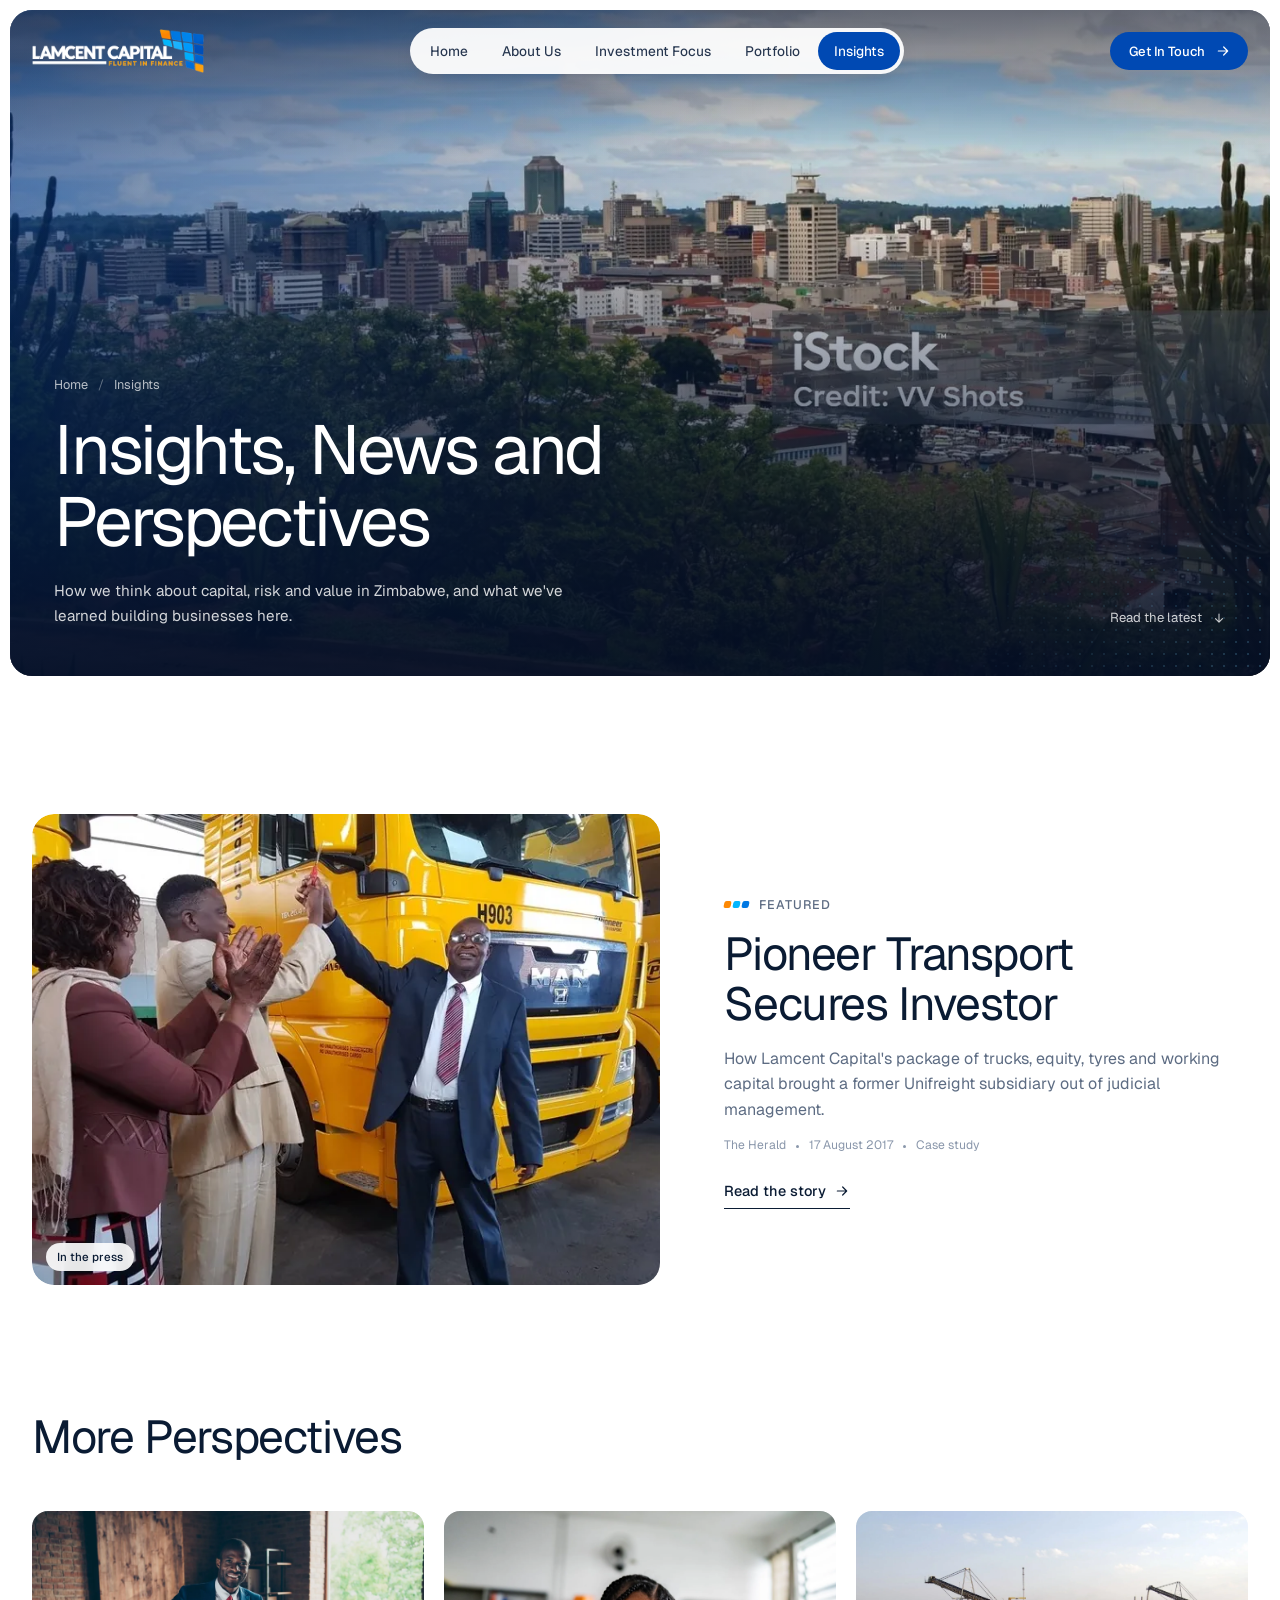
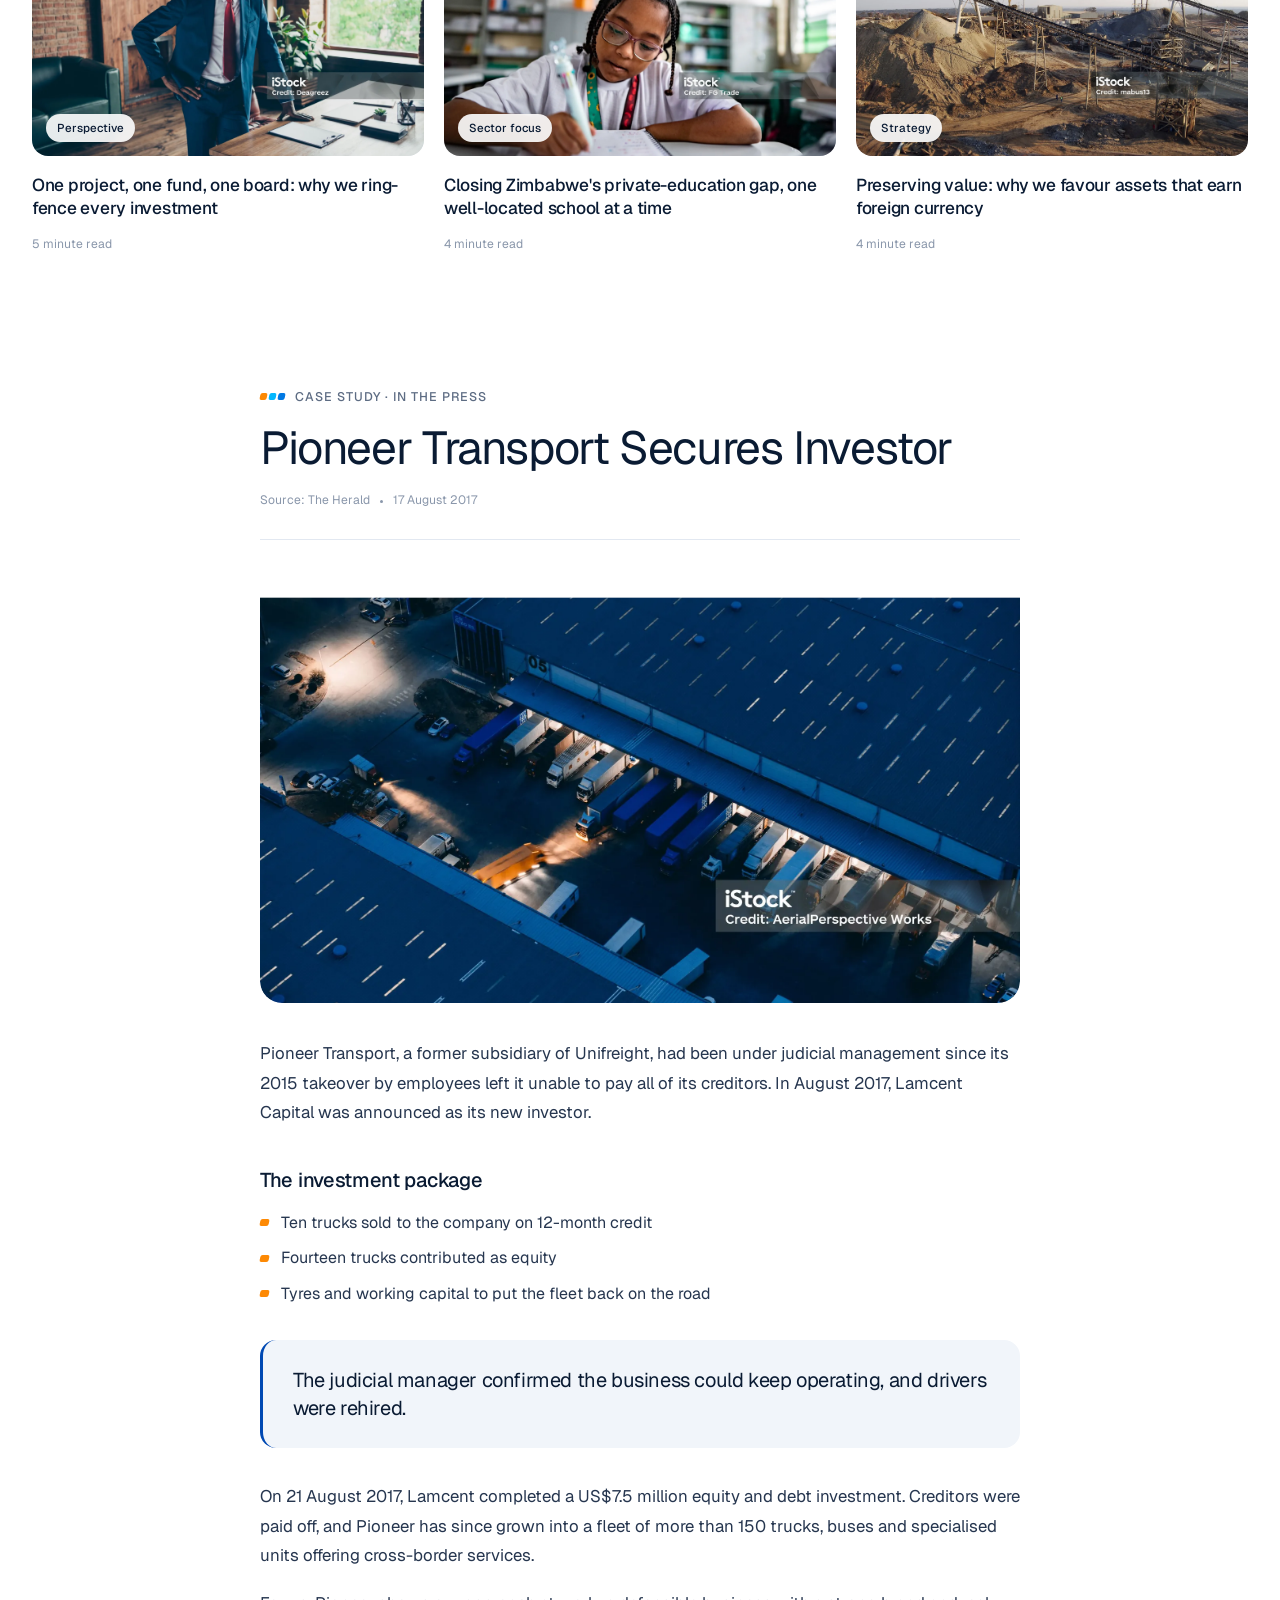
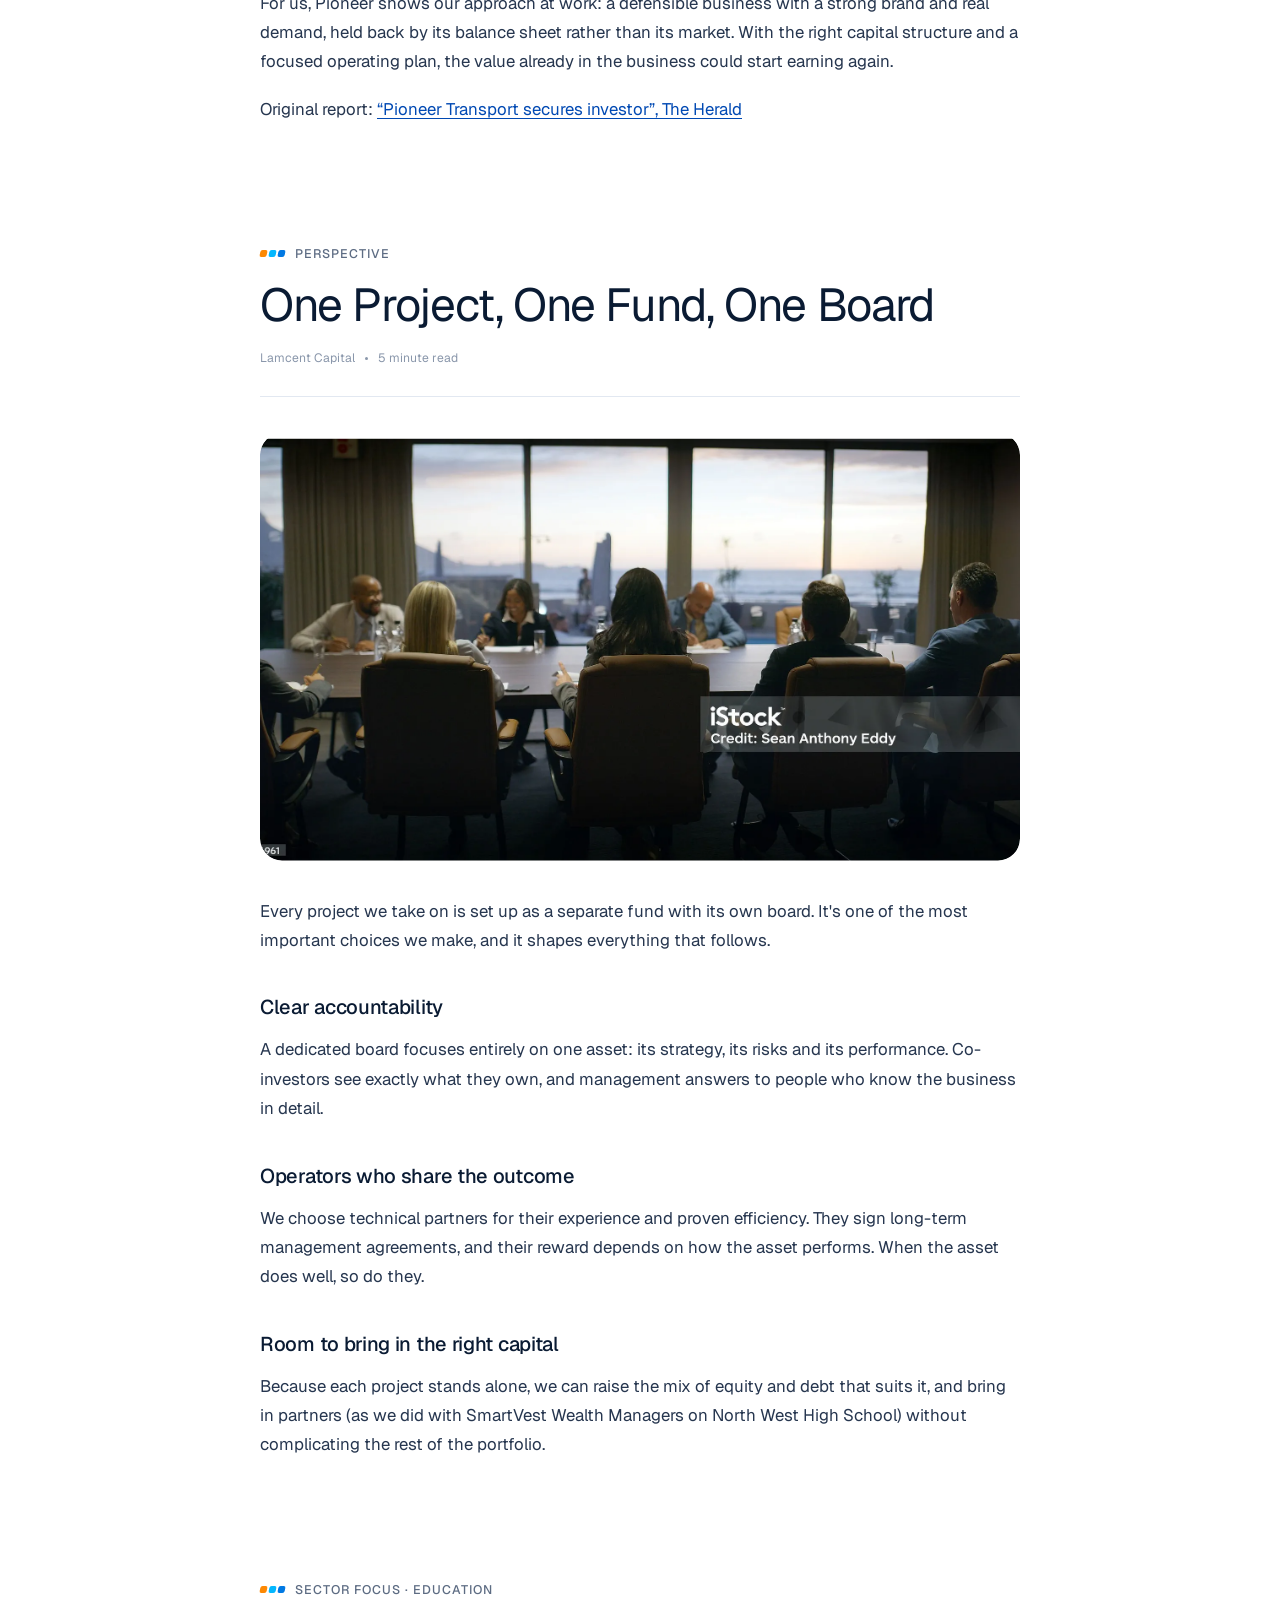
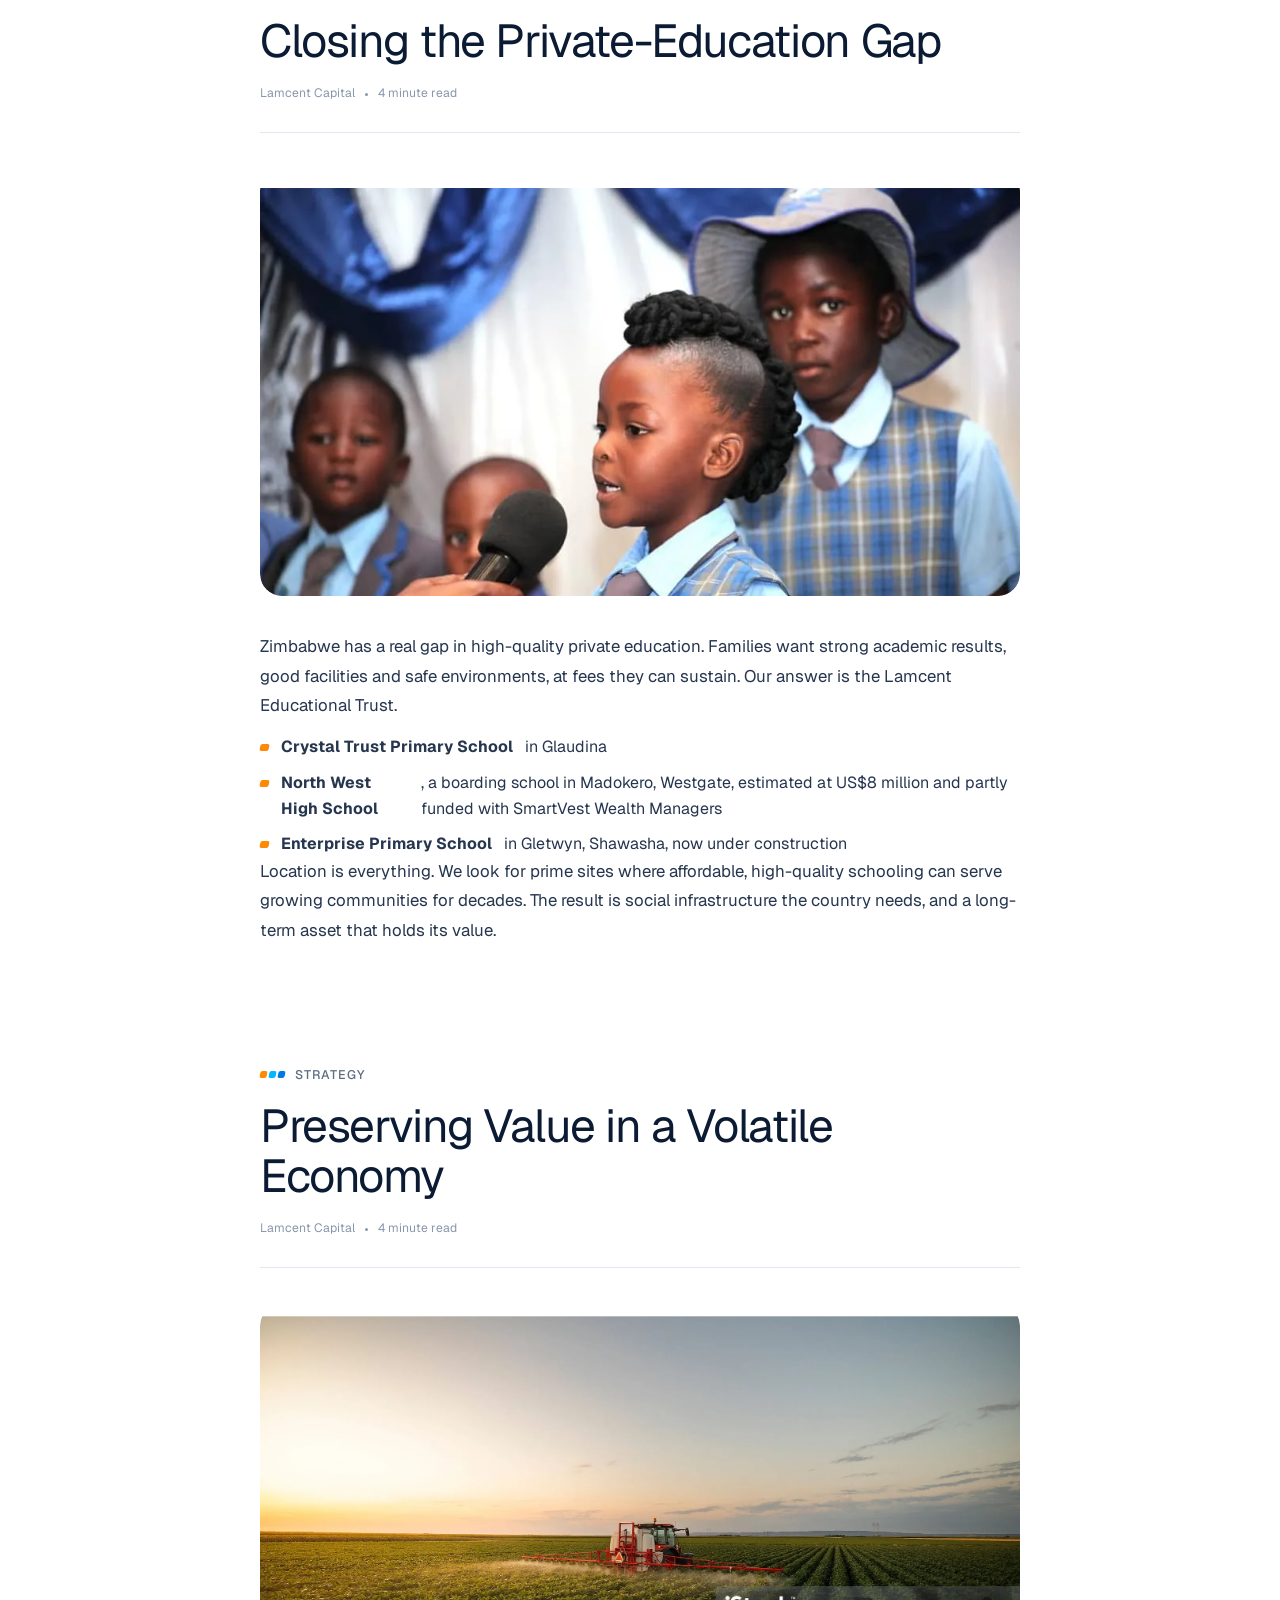
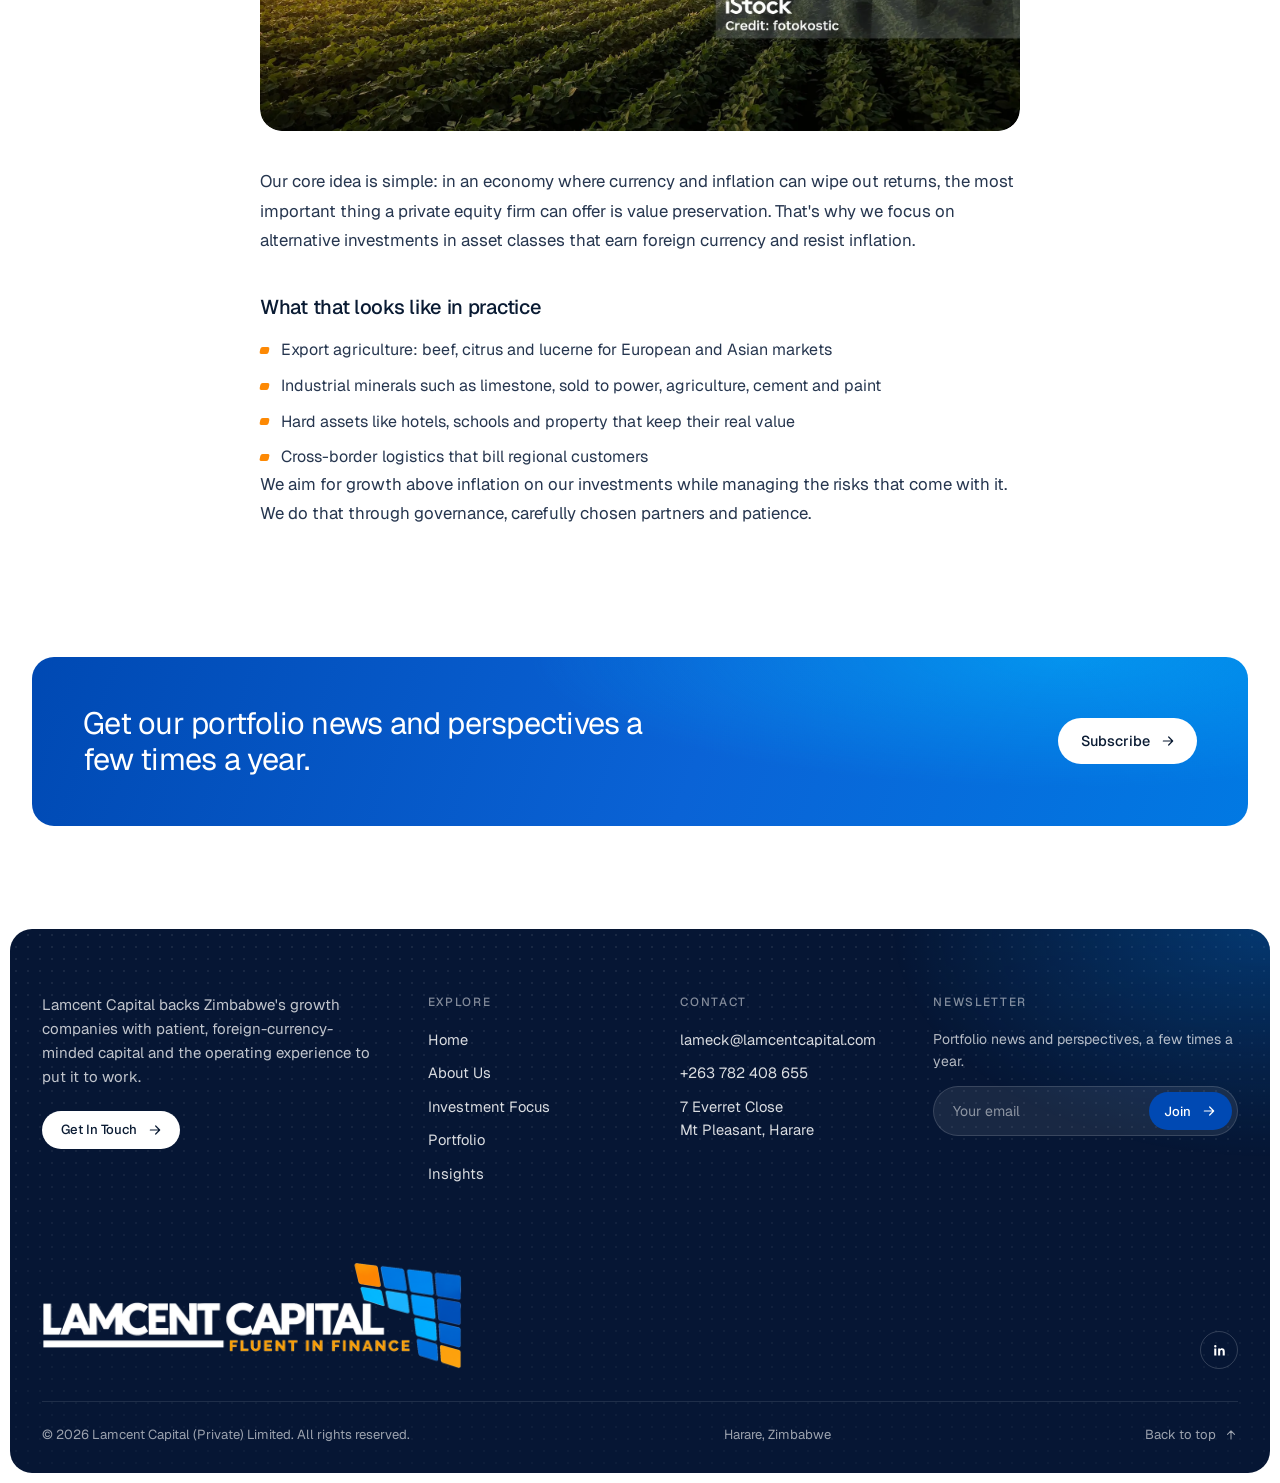
<file: insights.html>
<!doctype html>
<html lang="en">
<head>
<meta charset="utf-8">
<meta name="viewport" content="width=device-width, initial-scale=1">
<title>Insights &amp; News | Lamcent Capital</title>
<meta name="description" content="News, case studies and perspectives from Lamcent Capital on private equity, value preservation and building resilient businesses in Zimbabwe.">
<meta name="theme-color" content="#061634">
<meta property="og:type" content="website">
<meta property="og:site_name" content="Lamcent Capital">
<meta property="og:title" content="Insights &amp; News | Lamcent Capital">
<meta property="og:description" content="News, case studies and perspectives from Lamcent Capital on private equity, value preservation and building resilient businesses in Zimbabwe.">
<meta property="og:image" content="assets/img/hero-harare-skyline.webp">
<link rel="icon" type="image/png" href="assets/img/favicon.png">
<link rel="preconnect" href="https://fonts.googleapis.com">
<link rel="preconnect" href="https://fonts.gstatic.com" crossorigin>
<link href="https://fonts.googleapis.com/css2?family=Geist:wght@300..700&family=Geist+Mono:wght@400;500&family=Caveat:wght@500;600&display=swap" rel="stylesheet">
<link rel="stylesheet" href="assets/css/style.css?v=66094907">
<script>document.documentElement.classList.add('js')</script>
</head>
<body id="top" data-page="insights">
<svg xmlns="http://www.w3.org/2000/svg" aria-hidden="true" focusable="false" style="position:absolute;width:0;height:0;overflow:hidden">
  <defs>
    <!-- gold (brand amber/orange) and navy gradients for the 3D shapes -->
    <linearGradient id="sg-gold" x1="0" y1="0" x2="1" y2="1">
      <stop offset="0" stop-color="#ffe6b0"/><stop offset=".45" stop-color="#fcb73e"/><stop offset="1" stop-color="#d97a00"/>
    </linearGradient>
    <linearGradient id="sg-gold-top" x1="0" y1="0" x2="1" y2="1">
      <stop offset="0" stop-color="#fff4da"/><stop offset=".55" stop-color="#ffc766"/><stop offset="1" stop-color="#f59e0b"/>
    </linearGradient>
    <linearGradient id="sg-navy" x1="0" y1="0" x2="1" y2="1">
      <stop offset="0" stop-color="#1a4a9e"/><stop offset=".6" stop-color="#0a2352"/><stop offset="1" stop-color="#061634"/>
    </linearGradient>
    <linearGradient id="sg-inner" x1="0" y1="0" x2="0" y2="1">
      <stop offset="0" stop-color="#061634"/><stop offset="1" stop-color="#0179e3"/>
    </linearGradient>
    <linearGradient id="sg-blue" x1="0" y1="0" x2="1" y2="1">
      <stop offset="0" stop-color="#9fe3ff"/><stop offset=".5" stop-color="#0179e3"/><stop offset="1" stop-color="#0049b3"/>
    </linearGradient>
    <radialGradient id="sg-sphere" cx=".35" cy=".3" r=".8">
      <stop offset="0" stop-color="#ffffff"/><stop offset=".35" stop-color="#ffe2a8"/><stop offset=".75" stop-color="#9fd8ff"/><stop offset="1" stop-color="#4fb0f2"/>
    </radialGradient>
    <radialGradient id="sg-sphere-blue" cx=".35" cy=".3" r=".8">
      <stop offset="0" stop-color="#ffffff"/><stop offset=".4" stop-color="#9fe3ff"/><stop offset="1" stop-color="#0179e3"/>
    </radialGradient>
    <radialGradient id="sg-sphere-stone" cx=".35" cy=".3" r=".85">
      <stop offset="0" stop-color="#ffffff"/><stop offset=".5" stop-color="#d9dde3"/><stop offset="1" stop-color="#9aa3b0"/>
    </radialGradient>
    <linearGradient id="sg-amber-fade" x1="0" y1="0" x2="1" y2="0">
      <stop offset="0" stop-color="#fd8904" stop-opacity="0"/><stop offset="1" stop-color="#fd8904" stop-opacity=".9"/>
    </linearGradient>
    <linearGradient id="sg-amber-fade-r" x1="1" y1="0" x2="0" y2="0">
      <stop offset="0" stop-color="#fd8904" stop-opacity=".1"/><stop offset="1" stop-color="#fd8904" stop-opacity=".85"/>
    </linearGradient>
    <linearGradient id="sg-stone-fade" x1="0" y1="0" x2="0" y2="1">
      <stop offset="0" stop-color="#c5cad2"/><stop offset="1" stop-color="#eef0f3" stop-opacity=".2"/>
    </linearGradient>
    <linearGradient id="sg-cyan-step" x1="0" y1="0" x2="0" y2="1">
      <stop offset="0" stop-color="#03b7fe"/><stop offset="1" stop-color="#03b7fe" stop-opacity=".25"/>
    </linearGradient>
    <linearGradient id="sg-royal-step" x1="0" y1="0" x2="0" y2="1">
      <stop offset="0" stop-color="#0049b3"/><stop offset="1" stop-color="#0179e3" stop-opacity=".35"/>
    </linearGradient>
    <clipPath id="sg-sphere-clip"><circle cx="60" cy="60" r="42"/></clipPath>
    <clipPath id="sg-hole-clip"><ellipse cx="60" cy="44" rx="30" ry="13"/></clipPath>
    <mask id="sg-hole-mask" maskUnits="userSpaceOnUse" x="0" y="0" width="120" height="120">
      <rect width="120" height="120" fill="#fff"/>
      <ellipse cx="60" cy="66" rx="30" ry="13" fill="#000" clip-path="url(#sg-hole-clip)"/>
    </mask>

    <!-- 1. Ring: Private Equity -->
    <symbol id="shape-ring" viewBox="0 0 120 120">
      <g transform="rotate(-28 60 60)" mask="url(#sg-hole-mask)">
        <ellipse cx="60" cy="68" rx="40" ry="20" fill="url(#sg-navy)"/>
        <rect x="20" y="44" width="80" height="24" fill="url(#sg-gold)"/>
        <ellipse cx="60" cy="44" rx="40" ry="20" fill="url(#sg-gold-top)"/>
        <ellipse cx="60" cy="44" rx="30" ry="13" fill="url(#sg-inner)"/>
      </g>
    </symbol>

    <!-- 2. Sphere: Investment Advisory (globe meridians) -->
    <symbol id="shape-sphere" viewBox="0 0 120 120">
      <circle cx="60" cy="60" r="42" fill="url(#sg-sphere)"/>
      <g clip-path="url(#sg-sphere-clip)" stroke="#d98a12" stroke-width="1.1" opacity=".55" fill="none">
        <path d="M60 18v84M42 20c-13 26-13 54 0 80M78 20c13 26 13 54 0 80M28 30c-8 20-8 40 0 60M92 30c8 20 8 40 0 60"/>
        <path d="M18 60h84M22 42c25 7 51 7 76 0M22 78c25-7 51-7 76 0M30 28c20 5 40 5 60 0M30 92c20-5 40-5 60 0"/>
      </g>
      <ellipse cx="46" cy="40" rx="12" ry="7" fill="#fff" opacity=".55" transform="rotate(-30 46 40)"/>
    </symbol>

    <!-- 3. Twisted ribbon: Fundraising -->
    <symbol id="shape-ribbon" viewBox="0 0 120 120">
      <path d="M18 84C24 50 46 26 72 24c18-1 30 10 30 26-10-9-24-12-38-6C48 51 38 66 34 90z" fill="url(#sg-gold)"/>
      <path d="M34 90c4-24 14-39 30-46 14-6 28-3 38 6-1 14-12 26-28 31-15 5-28 8-40 9z" fill="url(#sg-navy)"/>
      <path d="M18 84c4 6 10 8 16 6l0 0c-6 1-12-1-16-6z" fill="#0a2352"/>
      <ellipse cx="68" cy="66" rx="20" ry="8" fill="#fff" opacity=".92" transform="rotate(-24 68 66)"/>
      <ellipse cx="68" cy="66" rx="20" ry="8" fill="none" stroke="#9fd8ff" stroke-width="1" opacity=".7" transform="rotate(-24 68 66)"/>
    </symbol>

    <!-- 4. Mosaic tile cluster -->
    <symbol id="shape-mosaic" viewBox="0 0 120 120">
      <g transform="skewY(8) translate(0 -8)">
        <rect x="14" y="20" width="24" height="18" rx="4" fill="#fd8904"/>
        <rect x="42" y="20" width="24" height="18" rx="4" fill="#0179e3"/>
        <rect x="70" y="20" width="24" height="18" rx="4" fill="#0066ce"/>
        <rect x="14" y="42" width="24" height="18" rx="4" fill="#03b7fe"/>
        <rect x="42" y="42" width="24" height="18" rx="4" fill="#22b0f0"/>
        <rect x="70" y="42" width="24" height="18" rx="4" fill="#0049b3"/>
        <rect x="42" y="64" width="24" height="18" rx="4" fill="#03b7fe"/>
        <rect x="70" y="64" width="24" height="18" rx="4" fill="#0066ce"/>
        <rect x="70" y="86" width="24" height="18" rx="4" fill="#fca40d"/>
      </g>
    </symbol>

    <!-- Society-style card art -->
    <symbol id="art-chevrons" viewBox="0 0 200 300" preserveAspectRatio="xMaxYMid slice">
      <path d="M40 10h70l50 70-50 70H40l50-70z" fill="url(#sg-amber-fade)"/>
      <path d="M120 10h70l50 70-50 70h-70l50-70z" fill="url(#sg-amber-fade-r)" opacity=".7"/>
      <path d="M40 160h70l50 70-50 70H40l50-70z" fill="url(#sg-amber-fade)" opacity=".85"/>
      <path d="M120 160h70l50 70-50 70h-70l50-70z" fill="url(#sg-amber-fade-r)" opacity=".55"/>
    </symbol>
    <symbol id="art-spheres" viewBox="0 0 200 300" preserveAspectRatio="xMaxYMid slice">
      <circle cx="80" cy="80" r="54" fill="url(#sg-sphere-stone)"/>
      <path d="M150 0a54 54 0 0 1 54 54v0h-54z" fill="url(#sg-stone-fade)"/>
      <path d="M26 150h108a54 54 0 0 1-108 0z" fill="url(#sg-sphere-stone)"/>
      <circle cx="190" cy="150" r="54" fill="url(#sg-stone-fade)"/>
      <path d="M26 290a54 54 0 0 1 108 0z" fill="url(#sg-sphere-stone)" opacity=".85"/>
      <circle cx="190" cy="270" r="40" fill="url(#sg-sphere-stone)" opacity=".7"/>
    </symbol>
    <symbol id="art-ellipse" viewBox="0 0 200 300" preserveAspectRatio="xMaxYMid slice">
      <ellipse cx="140" cy="150" rx="140" ry="110" fill="#0179e3" opacity=".14"/>
      <ellipse cx="140" cy="150" rx="96" ry="86" fill="#0179e3" opacity=".18"/>
      <ellipse cx="150" cy="150" rx="58" ry="56" fill="url(#sg-sphere-blue)" opacity=".85"/>
      <circle cx="150" cy="150" r="26" fill="#fff" opacity=".55"/>
      <circle cx="150" cy="150" r="14" fill="#0179e3" opacity=".35"/>
    </symbol>
    <symbol id="art-steps" viewBox="0 0 200 300" preserveAspectRatio="xMaxYMid slice">
      <rect x="40" y="20" width="80" height="80" rx="12" fill="url(#sg-royal-step)"/>
      <rect x="120" y="70" width="80" height="80" rx="12" fill="url(#sg-cyan-step)"/>
      <rect x="40" y="140" width="80" height="80" rx="12" fill="url(#sg-royal-step)" opacity=".85"/>
      <rect x="120" y="190" width="80" height="80" rx="12" fill="url(#sg-cyan-step)" opacity=".7"/>
      <rect x="40" y="260" width="80" height="80" rx="12" fill="#fd8904" opacity=".5"/>
    </symbol>
    <symbol id="art-tiles" viewBox="0 0 200 300" preserveAspectRatio="xMaxYMid slice">
      <g transform="skewY(10) translate(0 -20)">
        <rect x="50" y="40" width="60" height="44" rx="9" fill="#fd8904" opacity=".9"/>
        <rect x="116" y="40" width="60" height="44" rx="9" fill="#0179e3" opacity=".75"/>
        <rect x="50" y="90" width="60" height="44" rx="9" fill="#03b7fe" opacity=".6"/>
        <rect x="116" y="90" width="60" height="44" rx="9" fill="#0049b3" opacity=".8"/>
        <rect x="116" y="140" width="60" height="44" rx="9" fill="#03b7fe" opacity=".45"/>
        <rect x="116" y="190" width="60" height="44" rx="9" fill="#0179e3" opacity=".35"/>
        <rect x="116" y="240" width="60" height="44" rx="9" fill="#fca40d" opacity=".6"/>
      </g>
    </symbol>

    <!-- Map pins -->
    <symbol id="i-pin" viewBox="0 0 26 32"><path d="M13 31s11-10.2 11-18A11 11 0 0 0 2 13c0 7.8 11 18 11 18z" fill="#0a2352"/><circle cx="13" cy="12.5" r="4.6" fill="none" stroke="#fff" stroke-width="1.8"/></symbol>
    <symbol id="i-pin-hq" viewBox="0 0 26 32"><path d="M13 31s11-10.2 11-18A11 11 0 0 0 2 13c0 7.8 11 18 11 18z" fill="#fd8904"/><circle cx="13" cy="12.5" r="4.6" fill="#fff"/></symbol>
    <symbol id="i-pin-blue" viewBox="0 0 26 32"><path d="M13 31s11-10.2 11-18A11 11 0 0 0 2 13c0 7.8 11 18 11 18z" fill="#0179e3"/><circle cx="13" cy="12.5" r="4.6" fill="none" stroke="#fff" stroke-width="1.8"/></symbol>

    <!-- UI icons (stroke) -->
    <symbol id="i-arrow" viewBox="0 0 24 24"><path d="M5 12h14M13 6l6 6-6 6" fill="none" stroke="currentColor" stroke-width="1.8" stroke-linecap="round" stroke-linejoin="round"/></symbol>
    <symbol id="i-arrow-left" viewBox="0 0 24 24"><path d="M19 12H5M11 6l-6 6 6 6" fill="none" stroke="currentColor" stroke-width="1.8" stroke-linecap="round" stroke-linejoin="round"/></symbol>
    <symbol id="i-arrow-down" viewBox="0 0 24 24"><path d="M12 5v14M6 13l6 6 6-6" fill="none" stroke="currentColor" stroke-width="1.8" stroke-linecap="round" stroke-linejoin="round"/></symbol>
    <symbol id="i-arrow-up" viewBox="0 0 24 24"><path d="M12 19V5M6 11l6-6 6 6" fill="none" stroke="currentColor" stroke-width="1.8" stroke-linecap="round" stroke-linejoin="round"/></symbol>
    <symbol id="i-plus" viewBox="0 0 24 24"><path d="M12 4v16M4 12h16" fill="none" stroke="currentColor" stroke-width="2" stroke-linecap="round"/></symbol>
    <symbol id="i-youtube" viewBox="0 0 24 24"><path fill="currentColor" d="M23.498 6.186a3.016 3.016 0 0 0-2.122-2.136C19.505 3.545 12 3.545 12 3.545s-7.505 0-9.377.505A3.017 3.017 0 0 0 .502 6.186C0 8.07 0 12 0 12s0 3.93.502 5.814a3.016 3.016 0 0 0 2.122 2.136c1.871.505 9.376.505 9.376.505s7.505 0 9.377-.505a3.015 3.015 0 0 0 2.122-2.136C24 15.93 24 12 24 12s0-3.93-.502-5.814zM9.545 15.568V8.432L15.818 12l-6.273 3.568z"/></symbol>
    <symbol id="i-menu" viewBox="0 0 24 24"><path d="M4 8h16M4 16h10" fill="none" stroke="currentColor" stroke-width="1.8" stroke-linecap="round"/></symbol>
    <symbol id="i-close" viewBox="0 0 24 24"><path d="M6 6l12 12M18 6L6 18" fill="none" stroke="currentColor" stroke-width="1.8" stroke-linecap="round"/></symbol>
    <symbol id="i-mail" viewBox="0 0 24 24"><g fill="none" stroke="currentColor" stroke-width="1.7" stroke-linecap="round" stroke-linejoin="round"><rect x="3" y="5" width="18" height="14" rx="3"/><path d="M4 7l8 6 8-6"/></g></symbol>
    <symbol id="i-phone" viewBox="0 0 24 24"><path d="M5 4h3l2 5-2.5 1.5a11 11 0 0 0 6 6L15 14l5 2v3a2 2 0 0 1-2 2A16 16 0 0 1 3 6a2 2 0 0 1 2-2z" fill="none" stroke="currentColor" stroke-width="1.7" stroke-linejoin="round"/></symbol>
    <symbol id="i-location" viewBox="0 0 24 24"><g fill="none" stroke="currentColor" stroke-width="1.7"><path d="M12 21s7-6.3 7-12a7 7 0 0 0-14 0c0 5.7 7 12 7 12z"/><circle cx="12" cy="9" r="2.6"/></g></symbol>
    <symbol id="i-linkedin" viewBox="0 0 24 24"><path fill="currentColor" d="M6.9 8.6H3.6V20h3.3V8.6zM5.3 3.3a1.9 1.9 0 1 0 0 3.8 1.9 1.9 0 0 0 0-3.8zM20.4 13.5c0-3.1-1.7-5.1-4.4-5.1-1.5 0-2.6.8-3 1.6V8.6H9.8V20h3.3v-6c0-1.6.7-2.7 2.1-2.7 1.3 0 1.9.9 1.9 2.7v6h3.3v-6.5z"/></symbol>
    <symbol id="i-facebook" viewBox="0 0 24 24"><path fill="currentColor" d="M13.5 21v-7.4H16l.4-3h-2.9V8.8c0-.9.3-1.5 1.5-1.5h1.5V4.6c-.3 0-1.2-.1-2.2-.1-2.2 0-3.7 1.3-3.7 3.8v2.3H8.1v3h2.5V21h2.9z"/></symbol>

    <!-- Feature icons (line) -->
    <symbol id="i-board" viewBox="0 0 24 24"><g fill="none" stroke="currentColor" stroke-width="1.6" stroke-linecap="round" stroke-linejoin="round"><rect x="3" y="4" width="18" height="12" rx="2"/><path d="M8 20h8M12 16v4M7 12l3-3 2 2 4-4"/></g></symbol>
    <symbol id="i-handshake" viewBox="0 0 24 24"><g fill="none" stroke="currentColor" stroke-width="1.6" stroke-linecap="round" stroke-linejoin="round"><path d="M3 12l4-4 4 2 3-2 7 4"/><path d="M7 8v6l5 4 3-2 3 1 3-3M10 14l2 2M12 12l2 2"/></g></symbol>
    <symbol id="i-shield" viewBox="0 0 24 24"><g fill="none" stroke="currentColor" stroke-width="1.6" stroke-linecap="round" stroke-linejoin="round"><path d="M12 3l8 3v6c0 4.5-3.4 8-8 9-4.6-1-8-4.5-8-9V6z"/><path d="M9 12l2 2 4-4"/></g></symbol>
    <symbol id="i-coins" viewBox="0 0 24 24"><g fill="none" stroke="currentColor" stroke-width="1.6" stroke-linecap="round" stroke-linejoin="round"><ellipse cx="9" cy="7" rx="6" ry="3"/><path d="M3 7v4c0 1.7 2.7 3 6 3s6-1.3 6-3V7"/><path d="M9 14v3c0 1.7 2.7 3 6 3s6-1.3 6-3v-4c0-1.6-2.4-2.9-5.5-3"/></g></symbol>
    <symbol id="i-landmark" viewBox="0 0 24 24"><g fill="none" stroke="currentColor" stroke-width="1.6" stroke-linecap="round" stroke-linejoin="round"><path d="M3 10l9-6 9 6M5 10v8M9.5 10v8M14.5 10v8M19 10v8M3 20h18"/></g></symbol>
    <symbol id="i-users" viewBox="0 0 24 24"><g fill="none" stroke="currentColor" stroke-width="1.6" stroke-linecap="round" stroke-linejoin="round"><circle cx="9" cy="8" r="3.2"/><path d="M3 19c0-3.3 2.7-5.5 6-5.5s6 2.2 6 5.5"/><circle cx="17" cy="9" r="2.4"/><path d="M16 13.6c2.9.2 5 2 5 4.9"/></g></symbol>
    <symbol id="i-spark" viewBox="0 0 24 24"><g fill="none" stroke="currentColor" stroke-width="1.6" stroke-linecap="round" stroke-linejoin="round"><path d="M12 3v4M12 17v4M3 12h4M17 12h4M6 6l2.5 2.5M15.5 15.5L18 18M6 18l2.5-2.5M15.5 8.5L18 6"/></g></symbol>
    <symbol id="i-target" viewBox="0 0 24 24"><g fill="none" stroke="currentColor" stroke-width="1.6"><circle cx="12" cy="12" r="8.5"/><circle cx="12" cy="12" r="4.5"/><circle cx="12" cy="12" r="1" fill="currentColor"/></g></symbol>
    <symbol id="i-chart" viewBox="0 0 24 24"><g fill="none" stroke="currentColor" stroke-width="1.6" stroke-linecap="round" stroke-linejoin="round"><path d="M4 4v16h16"/><path d="M8 15l3-4 3 2 5-6"/></g></symbol>
    <symbol id="i-globe" viewBox="0 0 24 24"><g fill="none" stroke="currentColor" stroke-width="1.6"><circle cx="12" cy="12" r="8.5"/><path d="M3.5 12h17M12 3.5c2.5 2.6 3.6 5.4 3.6 8.5s-1.1 5.9-3.6 8.5c-2.5-2.6-3.6-5.4-3.6-8.5s1.1-5.9 3.6-8.5z"/></g></symbol>
    <symbol id="i-heart" viewBox="0 0 24 24"><path d="M12 20s-7.5-4.6-7.5-10A4.3 4.3 0 0 1 12 7.4 4.3 4.3 0 0 1 19.5 10c0 5.4-7.5 10-7.5 10z" fill="none" stroke="currentColor" stroke-width="1.6" stroke-linejoin="round"/></symbol>
    <symbol id="i-award" viewBox="0 0 24 24"><g fill="none" stroke="currentColor" stroke-width="1.6" stroke-linecap="round" stroke-linejoin="round"><circle cx="12" cy="9" r="5.5"/><path d="M8.5 13.5L7 21l5-2.5 5 2.5-1.5-7.5"/></g></symbol>
    <symbol id="i-book" viewBox="0 0 24 24"><g fill="none" stroke="currentColor" stroke-width="1.6" stroke-linecap="round" stroke-linejoin="round"><path d="M4 5.5A2.5 2.5 0 0 1 6.5 3H20v15H6.5A2.5 2.5 0 0 0 4 20.5z"/><path d="M4 20.5A2.5 2.5 0 0 0 6.5 23H20v-5"/></g></symbol>
    <symbol id="i-truck" viewBox="0 0 24 24"><g fill="none" stroke="currentColor" stroke-width="1.6" stroke-linecap="round" stroke-linejoin="round"><path d="M2 6h12v10H2zM14 9h4l4 4v3h-8z"/><circle cx="6" cy="18" r="2"/><circle cx="18" cy="18" r="2"/></g></symbol>
    <symbol id="i-leaf" viewBox="0 0 24 24"><g fill="none" stroke="currentColor" stroke-width="1.6" stroke-linecap="round" stroke-linejoin="round"><path d="M5 19c0-8 5-14 15-15-1 10-7 15-15 15z"/><path d="M5 19l8-8"/></g></symbol>
    <symbol id="i-pick" viewBox="0 0 24 24"><g fill="none" stroke="currentColor" stroke-width="1.6" stroke-linecap="round" stroke-linejoin="round"><path d="M4 8c5-4 11-4 16 0M12 6l-7 15"/><path d="M14 13l3 8"/></g></symbol>
    <symbol id="i-building" viewBox="0 0 24 24"><g fill="none" stroke="currentColor" stroke-width="1.6" stroke-linecap="round" stroke-linejoin="round"><path d="M4 21V5l8-2v18M12 8h8v13M3 21h18M7 8h2M7 12h2M7 16h2M15 12h2M15 16h2"/></g></symbol>
    <symbol id="i-bolt" viewBox="0 0 24 24"><path d="M13 3L5 13h6l-1 8 8-10h-6z" fill="none" stroke="currentColor" stroke-width="1.6" stroke-linejoin="round"/></symbol>
    <symbol id="i-bed" viewBox="0 0 24 24"><g fill="none" stroke="currentColor" stroke-width="1.6" stroke-linecap="round" stroke-linejoin="round"><path d="M3 18V6M3 14h18v4M21 14v-3a3 3 0 0 0-3-3h-7v6"/><circle cx="7" cy="10.5" r="2"/></g></symbol>
    <symbol id="i-health" viewBox="0 0 24 24"><g fill="none" stroke="currentColor" stroke-width="1.6" stroke-linecap="round" stroke-linejoin="round"><rect x="3" y="3" width="18" height="18" rx="5"/><path d="M12 8v8M8 12h8"/></g></symbol>
    <!-- Phosphor duotone (MIT) -->
    <symbol id="ph-presentation-chart" viewBox="0 0 256 256" fill="currentColor"><path d="M224,56V176a8,8,0,0,1-8,8H40a8,8,0,0,1-8-8V56a8,8,0,0,1,8-8H216A8,8,0,0,1,224,56Z" class="ph-tone"/><path d="M216,40H136V24a8,8,0,0,0-16,0V40H40A16,16,0,0,0,24,56V176a16,16,0,0,0,16,16H79.36L57.75,219a8,8,0,0,0,12.5,10l29.59-37h56.32l29.59,37a8,8,0,1,0,12.5-10l-21.61-27H216a16,16,0,0,0,16-16V56A16,16,0,0,0,216,40Zm0,136H40V56H216V176ZM104,120v24a8,8,0,0,1-16,0V120a8,8,0,0,1,16,0Zm32-16v40a8,8,0,0,1-16,0V104a8,8,0,0,1,16,0Zm32-16v56a8,8,0,0,1-16,0V88a8,8,0,0,1,16,0Z"/></symbol>
    <symbol id="ph-handshake" viewBox="0 0 256 256" fill="currentColor"><path d="M200,152l-40,40L96,176,40,136,72.68,70.63,128,56l55.32,14.63L183.6,72H144L98.34,116.29a8,8,0,0,0,1.38,12.42C117.23,139.9,141,139.13,160,120Z" class="ph-tone"/><path d="M254.3,107.91,228.78,56.85a16,16,0,0,0-21.47-7.15L182.44,62.13,130.05,48.27a8.14,8.14,0,0,0-4.1,0L73.56,62.13,48.69,49.7a16,16,0,0,0-21.47,7.15L1.7,107.9a16,16,0,0,0,7.15,21.47l27,13.51,55.49,39.63a8.06,8.06,0,0,0,2.71,1.25l64,16a8,8,0,0,0,7.6-2.1l55.07-55.08,26.42-13.21a16,16,0,0,0,7.15-21.46Zm-54.89,33.37L165,113.72a8,8,0,0,0-10.68.61C136.51,132.27,116.66,130,104,122L147.24,80h31.81l27.21,54.41ZM41.53,64,62,74.22,36.43,125.27,16,115.06Zm116,119.13L99.42,168.61l-49.2-35.14,28-56L128,64.28l9.8,2.59-45,43.68-.08.09a16,16,0,0,0,2.72,24.81c20.56,13.13,45.37,11,64.91-5L188,152.66Zm62-57.87-25.52-51L214.47,64,240,115.06Zm-87.75,92.67a8,8,0,0,1-7.75,6.06,8.13,8.13,0,0,1-1.95-.24L80.41,213.33a7.89,7.89,0,0,1-2.71-1.25L51.35,193.26a8,8,0,0,1,9.3-13l25.11,17.94L126,208.24A8,8,0,0,1,131.82,217.94Z"/></symbol>
    <symbol id="ph-shield-check" viewBox="0 0 256 256" fill="currentColor"><path d="M216,56v56c0,96-88,120-88,120S40,208,40,112V56a8,8,0,0,1,8-8H208A8,8,0,0,1,216,56Z" class="ph-tone"/><path d="M208,40H48A16,16,0,0,0,32,56v56c0,52.72,25.52,84.67,46.93,102.19,23.06,18.86,46,25.26,47,25.53a8,8,0,0,0,4.2,0c1-.27,23.91-6.67,47-25.53C198.48,196.67,224,164.72,224,112V56A16,16,0,0,0,208,40Zm0,72c0,37.07-13.66,67.16-40.6,89.42A129.3,129.3,0,0,1,128,223.62a128.25,128.25,0,0,1-38.92-21.81C61.82,179.51,48,149.3,48,112l0-56,160,0ZM82.34,141.66a8,8,0,0,1,11.32-11.32L112,148.69l50.34-50.35a8,8,0,0,1,11.32,11.32l-56,56a8,8,0,0,1-11.32,0Z"/></symbol>
    <symbol id="ph-bank" viewBox="0 0 256 256" fill="currentColor"><path d="M232,96H24L128,32Z" class="ph-tone"/><path d="M24,104H48v64H32a8,8,0,0,0,0,16H224a8,8,0,0,0,0-16H208V104h24a8,8,0,0,0,4.19-14.81l-104-64a8,8,0,0,0-8.38,0l-104,64A8,8,0,0,0,24,104Zm40,0H96v64H64Zm80,0v64H112V104Zm48,64H160V104h32ZM128,41.39,203.74,88H52.26ZM248,208a8,8,0,0,1-8,8H16a8,8,0,0,1,0-16H240A8,8,0,0,1,248,208Z"/></symbol>
    <symbol id="ph-users-three" viewBox="0 0 256 256" fill="currentColor"><path d="M168,144a40,40,0,1,1-40-40A40,40,0,0,1,168,144ZM64,56A32,32,0,1,0,96,88,32,32,0,0,0,64,56Zm128,0a32,32,0,1,0,32,32A32,32,0,0,0,192,56Z" class="ph-tone"/><path d="M244.8,150.4a8,8,0,0,1-11.2-1.6A51.6,51.6,0,0,0,192,128a8,8,0,0,1,0-16,24,24,0,1,0-23.24-30,8,8,0,1,1-15.5-4A40,40,0,1,1,219,117.51a67.94,67.94,0,0,1,27.43,21.68A8,8,0,0,1,244.8,150.4ZM190.92,212a8,8,0,1,1-13.85,8,57,57,0,0,0-98.15,0,8,8,0,1,1-13.84-8,72.06,72.06,0,0,1,33.74-29.92,48,48,0,1,1,58.36,0A72.06,72.06,0,0,1,190.92,212ZM128,176a32,32,0,1,0-32-32A32,32,0,0,0,128,176ZM72,120a8,8,0,0,0-8-8A24,24,0,1,1,87.24,82a8,8,0,1,0,15.5-4A40,40,0,1,0,37,117.51,67.94,67.94,0,0,0,9.6,139.19a8,8,0,1,0,12.8,9.61A51.6,51.6,0,0,1,64,128,8,8,0,0,0,72,120Z"/></symbol>
  </defs>
</svg>
<a class="skip-link" href="#main">Skip to content</a>

<div class="preloader" aria-hidden="true">
  <div class="preloader__mosaic">
    <i style="background:#fd8904;animation-delay:.05s"></i><i style="background:#0179e3;animation-delay:.1s"></i><i style="background:#0066ce;animation-delay:.15s"></i><i style="background:#0049b3;animation-delay:.2s"></i>
    <i style="background:#03b7fe;animation-delay:.12s"></i><i style="background:#22b0f0;animation-delay:.17s"></i><i style="background:#0179e3;animation-delay:.22s"></i><i style="background:#0049b3;animation-delay:.27s"></i>
    <i class="e"></i><i class="e"></i><i style="background:#03b7fe;animation-delay:.29s"></i><i style="background:#0066ce;animation-delay:.34s"></i>
    <i class="e"></i><i class="e"></i><i style="background:#0179e3;animation-delay:.36s"></i><i style="background:#fca40d;animation-delay:.41s"></i>
  </div>
  <div class="preloader__word">Lamcent Capital · Fluent in Finance</div>
</div>

<header class="site-header">
  <div class="container">
    <a class="brand" href="index.html" aria-label="Lamcent Capital home">
      <img class="logo-light" src="assets/img/logo-white.png" alt="Lamcent Capital, Fluent in Finance" width="880" height="224">
      <img class="logo-dark" src="assets/img/logo.png" alt="" width="880" height="224">
    </a>
    <nav class="nav-pill" aria-label="Primary">
      <span class="nav-glider" aria-hidden="true"></span>
      <a href="index.html">Home</a>
      <a href="about.html">About Us</a>
      <a href="investment-focus.html">Investment Focus</a>
      <a href="portfolio.html">Portfolio</a>
      <a href="insights.html" aria-current="page">Insights</a>
    </nav>
    <a class="btn btn--sm header-cta" href="contact.html">Get In Touch <svg class="arrow"><use href="#i-arrow"/></svg></a>
    <a class="btn btn--sm btn--glass header-portfolio" href="portfolio.html">Portfolio</a>
    <button class="menu-toggle" type="button" aria-label="Open menu" aria-controls="drawer"><svg><use href="#i-menu"/></svg></button>
  </div>
</header>

<div class="drawer" id="drawer" aria-hidden="true">
  <div class="drawer__scrim"></div>
  <div class="drawer__panel" role="dialog" aria-modal="true" aria-label="Menu">
    <div class="drawer__top">
      <a class="brand" href="index.html"><img src="assets/img/logo-white.png" alt="Lamcent Capital" width="880" height="224"></a>
      <button class="menu-toggle" type="button" data-close aria-label="Close menu" style="display:grid"><svg><use href="#i-close"/></svg></button>
    </div>
    <nav aria-label="Mobile">
      <a href="index.html"><span>01</span>Home</a>
      <a href="about.html"><span>02</span>About Us</a>
      <a href="investment-focus.html"><span>03</span>Investment Focus</a>
      <a href="portfolio.html"><span>04</span>Portfolio</a>
      <a href="insights.html" aria-current="page"><span>05</span>Insights</a>
      <a href="contact.html"><span>06</span>Contact</a>
    </nav>
    <div class="drawer__foot">
      <span class="drawer__kicker">Talk to us</span>
      <div class="drawer__contacts">
        <a href="mailto:lameck@lamcentcapital.com"><span class="drawer__ic"><svg><use href="#i-mail"/></svg></span><span><small>Email</small>lameck@lamcentcapital.com</span></a>
        <a href="tel:+263782408655"><span class="drawer__ic"><svg><use href="#i-phone"/></svg></span><span><small>Call</small>+263 782 408 655</span></a>
        <a href="https://maps.google.com/?q=7+Everret+Close,+Mt+Pleasant,+Harare" target="_blank" rel="noopener"><span class="drawer__ic"><svg viewBox="0 0 26 32"><use href="#i-pin"/></svg></span><span><small>Visit</small>7 Everret Close, Mt Pleasant, Harare</span></a>
      </div>
      <div class="drawer__social">
        <span>Follow</span>
        <div class="socials">
          <a href="https://www.linkedin.com/company/lamcent-capital/" target="_blank" rel="noopener" aria-label="Lamcent Capital on LinkedIn"><svg><use href="#i-linkedin"/></svg></a>
        </div>
      </div>
    </div>
  </div>
</div>

<main id="main">
<section class="hero hero--page">
  <div class="hero__card">
    <div class="hero__media">
      <img src="assets/img/harare-cbd-dusk.webp" alt="Harare's central business district under a wide cloudy sky" width="1920" height="1134" fetchpriority="high" data-focus="38 46 66 56" style="object-position:52% 51%">
    </div>
    <div class="hero__inner">
      <div>
        <nav class="crumbs" aria-label="Breadcrumb" data-hero="1"><a href="index.html">Home</a><span aria-hidden="true">/</span><span>Insights</span></nav>
        <h1 class="display" data-hero="1">Insights, News and Perspectives</h1>
        <p class="hero__sub" data-hero="2">How we think about capital, risk and value in Zimbabwe, and what we've learned building businesses here.</p>
      </div>
      <div class="hero__aside">
        <a class="scroll-cue" href="#latest" data-hero="5">Read the latest <svg><use href="#i-arrow-down"/></svg></a>
      </div>
    </div>
  </div>
</section>

<section class="section" id="latest">
  <div class="container">
    <a class="feature-post" href="#pioneer">
      <div class="feature-post__media" data-mask>
        <img src="assets/img/pioneer-handover.webp" alt="Pioneer Transport leaders celebrating a truck handover" width="749" height="499" loading="lazy" data-focus="25 10 75 35" style="object-position:50% 22.5%">
        <span class="post__chip">In the press</span>
      </div>
      <div>
        <span class="eyebrow">Featured</span>
        <h2 class="h2" data-split>Pioneer Transport<br>Secures Investor</h2>
        <p data-reveal>How Lamcent Capital's package of trucks, equity, tyres and working capital brought a former Unifreight subsidiary out of judicial management.</p>
        <div class="post__meta" data-reveal><span>The Herald</span><i></i><span>17 August 2017</span><i></i><span>Case study</span></div>
        <span class="link-arrow" style="margin-top:24px" data-reveal>Read the story <svg><use href="#i-arrow"/></svg></span>
      </div>
    </a>
  </div>
</section>

<section class="section section--flush-top">
  <div class="container">
    <div class="team-head">
      <h2 class="h2" data-split>More Perspectives</h2>
    </div>
    <div class="insights">
      <a class="post" href="#structure" data-reveal>
        <div class="post__media"><img src="assets/img/executive-portrait.webp" alt="A business owner in a navy suit standing in his office" width="1920" height="1282" loading="lazy" data-focus="45 9 56 25" style="object-position:50.5% 17%"><span class="post__chip">Perspective</span></div>
        <h3>One project, one fund, one board: why we ring-fence every investment</h3>
        <div class="post__meta"><span>5 minute read</span></div>
      </a>
      <a class="post" href="#education" data-reveal style="--d:.1s">
        <div class="post__media"><img src="assets/img/student-writing.webp" alt="A student concentrating as she writes in her classroom" width="1920" height="1283" loading="lazy" data-focus="40 22 60 48" style="object-position:50% 35%"><span class="post__chip">Sector focus</span></div>
        <h3>Closing Zimbabwe's private-education gap, one well-located school at a time</h3>
        <div class="post__meta"><span>4 minute read</span></div>
      </a>
      <a class="post" href="#value" data-reveal style="--d:.2s">
        <div class="post__media"><img src="assets/img/mining-plant.webp" alt="Conveyor gantries and stockpiles at a mineral processing plant" width="1920" height="1277" loading="lazy" data-focus="22 22 88 60" style="object-position:55% 41%"><span class="post__chip">Strategy</span></div>
        <h3>Preserving value: why we favour assets that earn foreign currency</h3>
        <div class="post__meta"><span>4 minute read</span></div>
      </a>
    </div>
  </div>
</section>

<section class="section section--flush-top">
  <article class="article container" id="pioneer">
    <header class="article__head">
      <span class="eyebrow">Case Study · In the Press</span>
      <h2 class="h2" style="margin-top:16px" data-split>Pioneer Transport Secures Investor</h2>
      <div class="post__meta"><span>Source: The Herald</span><i></i><span>17 August 2017</span></div>
    </header>
    <div class="article__media" data-mask><img src="assets/img/logistics-depot-night.webp" alt="Trucks lined up at a logistics depot at dusk" width="1920" height="1439" loading="lazy" data-parallax="0.06"></div>
    <div class="article__body">
      <p>Pioneer Transport, a former subsidiary of Unifreight, had been under judicial management since its 2015 takeover by employees left it unable to pay all of its creditors. In August 2017, Lamcent Capital was announced as its new investor.</p>
      <h3>The investment package</h3>
      <ul>
        <li>Ten trucks sold to the company on 12-month credit</li>
        <li>Fourteen trucks contributed as equity</li>
        <li>Tyres and working capital to put the fleet back on the road</li>
      </ul>
      <div class="pull">The judicial manager confirmed the business could keep operating, and drivers were rehired.</div>
      <p>On 21 August 2017, Lamcent completed a US$7.5 million equity and debt investment. Creditors were paid off, and Pioneer has since grown into a fleet of more than 150 trucks, buses and specialised units offering cross-border services.</p>
      <p>For us, Pioneer shows our approach at work: a defensible business with a strong brand and real demand, held back by its balance sheet rather than its market. With the right capital structure and a focused operating plan, the value already in the business could start earning again.</p>
      <p class="source">Original report: <a href="https://www.herald.co.zw/pioneer-transport-secures-investor/" target="_blank" rel="noopener">“Pioneer Transport secures investor”, The Herald</a></p>
    </div>
  </article>

  <article class="article container" id="structure">
    <header class="article__head">
      <span class="eyebrow">Perspective</span>
      <h2 class="h2" style="margin-top:16px" data-split>One Project, One Fund, One Board</h2>
      <div class="post__meta"><span>Lamcent Capital</span><i></i><span>5 minute read</span></div>
    </header>
    <div class="article__media" data-mask><img src="assets/img/boardroom.webp" alt="A board meeting in progress" width="1920" height="1013" loading="lazy" data-parallax="0.06" data-focus="35 30 70 50" style="object-position:52.5% 40%"></div>
    <div class="article__body">
      <p>Every project we take on is set up as a separate fund with its own board. It's one of the most important choices we make, and it shapes everything that follows.</p>
      <h3>Clear accountability</h3>
      <p>A dedicated board focuses entirely on one asset: its strategy, its risks and its performance. Co-investors see exactly what they own, and management answers to people who know the business in detail.</p>
      <h3>Operators who share the outcome</h3>
      <p>We choose technical partners for their experience and proven efficiency. They sign long-term management agreements, and their reward depends on how the asset performs. When the asset does well, so do they.</p>
      <h3>Room to bring in the right capital</h3>
      <p>Because each project stands alone, we can raise the mix of equity and debt that suits it, and bring in partners (as we did with SmartVest Wealth Managers on North West High School) without complicating the rest of the portfolio.</p>
    </div>
  </article>

  <article class="article container" id="education">
    <header class="article__head">
      <span class="eyebrow">Sector Focus · Education</span>
      <h2 class="h2" style="margin-top:16px" data-split>Closing the Private-Education Gap</h2>
      <div class="post__meta"><span>Lamcent Capital</span><i></i><span>4 minute read</span></div>
    </header>
    <div class="article__media" data-mask><img src="assets/img/crystal-trust-learners.webp" alt="Crystal Trust learners at a school event" width="960" height="640" loading="lazy" data-parallax="0.06" data-focus="44 28 62 55" style="object-position:53% 41.5%"></div>
    <div class="article__body">
      <p>Zimbabwe has a real gap in high-quality private education. Families want strong academic results, good facilities and safe environments, at fees they can sustain. Our answer is the Lamcent Educational Trust.</p>
      <ul>
        <li><strong>Crystal Trust Primary School</strong> in Glaudina</li>
        <li><strong>North West High School</strong>, a boarding school in Madokero, Westgate, estimated at US$8 million and partly funded with SmartVest Wealth Managers</li>
        <li><strong>Enterprise Primary School</strong> in Gletwyn, Shawasha, now under construction</li>
      </ul>
      <p>Location is everything. We look for prime sites where affordable, high-quality schooling can serve growing communities for decades. The result is social infrastructure the country needs, and a long-term asset that holds its value.</p>
    </div>
  </article>

  <article class="article container" id="value">
    <header class="article__head">
      <span class="eyebrow">Strategy</span>
      <h2 class="h2" style="margin-top:16px" data-split>Preserving Value in a Volatile Economy</h2>
      <div class="post__meta"><span>Lamcent Capital</span><i></i><span>4 minute read</span></div>
    </header>
    <div class="article__media" data-mask><img src="assets/img/agri-tractor.webp" alt="A tractor working a green field at sunrise" width="1920" height="1280" loading="lazy" data-parallax="0.06" data-focus="46 45 58 56" style="object-position:52% 50.5%"></div>
    <div class="article__body">
      <p>Our core idea is simple: in an economy where currency and inflation can wipe out returns, the most important thing a private equity firm can offer is value preservation. That's why we focus on alternative investments in asset classes that earn foreign currency and resist inflation.</p>
      <h3>What that looks like in practice</h3>
      <ul>
        <li>Export agriculture: beef, citrus and lucerne for European and Asian markets</li>
        <li>Industrial minerals such as limestone, sold to power, agriculture, cement and paint</li>
        <li>Hard assets like hotels, schools and property that keep their real value</li>
        <li>Cross-border logistics that bill regional customers</li>
      </ul>
      <p>We aim for growth above inflation on our investments while managing the risks that come with it. We do that through governance, carefully chosen partners and patience.</p>
    </div>
  </article>
</section>

<section class="container">
  <div class="cta-band" data-reveal>
    <h2>Get our portfolio news and perspectives a few times a year.</h2>
    <a class="btn btn--light" href="#nl-email-insights">Subscribe <svg class="arrow"><use href="#i-arrow"/></svg></a>
  </div>
</section>
</main>
<footer class="site-footer">
  <div class="footer__card">
    <div class="container">
      <div class="footer__top">
        <div class="footer__about">
          <p>Lamcent Capital backs Zimbabwe's growth companies with patient, foreign-currency-minded capital and the operating experience to put it to work.</p>
          <a class="btn btn--light btn--sm" href="contact.html">Get In Touch <svg class="arrow"><use href="#i-arrow"/></svg></a>
        </div>
        <div class="footer__col">
          <h4>Explore</h4>
          <ul>
            <li><a href="index.html">Home</a></li>
            <li><a href="about.html">About Us</a></li>
            <li><a href="investment-focus.html">Investment Focus</a></li>
            <li><a href="portfolio.html">Portfolio</a></li>
            <li><a href="insights.html">Insights</a></li>
          </ul>
        </div>
        <div class="footer__col">
          <h4>Contact</h4>
          <ul>
            <li><a href="mailto:lameck@lamcentcapital.com">lameck@lamcentcapital.com</a></li>
            <li><a href="tel:+263782408655">+263 782 408 655</a></li>
            <li>7 Everret Close<br>Mt Pleasant, Harare</li>
          </ul>
        </div>
        <div class="footer__col footer__news">
          <h4>Newsletter</h4>
          <p class="small" style="color:rgba(255,255,255,.7)">Portfolio news and perspectives, a few times a year.</p>
          <form data-mailto="lameck@lamcentcapital.com" data-subject="Newsletter subscription">
            <label class="sr-only" for="nl-email-insights">Email address</label>
            <input id="nl-email-insights" name="Subscribe" type="email" placeholder="Your email" required>
            <button class="btn btn--sm" type="submit">Join <svg class="arrow"><use href="#i-arrow"/></svg></button>
          </form>
          <p class="note" aria-live="polite"></p>
        </div>
      </div>

      <div class="footer__giant">
        <img src="assets/img/logo-white.png" alt="Lamcent Capital, Fluent in Finance" width="880" height="224" loading="lazy">
        <div class="socials">
          <a href="https://www.linkedin.com/company/lamcent-capital/" target="_blank" rel="noopener" aria-label="Lamcent Capital on LinkedIn"><svg><use href="#i-linkedin"/></svg></a>
        </div>
      </div>

      <div class="footer__bottom">
        <span>© <span data-year>2026</span> Lamcent Capital (Private) Limited. All rights reserved.</span>
        <span>Harare, Zimbabwe</span>
        <a class="to-top" href="#top" data-to-top>Back to top <svg><use href="#i-arrow-up"/></svg></a>
      </div>
    </div>
  </div>
</footer>

<a class="fab" href="https://www.linkedin.com/company/lamcent-capital/" target="_blank" rel="noopener" aria-label="Follow Lamcent Capital on LinkedIn">
  <span class="fab__btn">
    <span class="fab__ring" aria-hidden="true"></span>
    <span class="fab__tiles" aria-hidden="true"><i></i><i></i><i></i></span>
    <svg aria-hidden="true"><use href="#i-linkedin"/></svg>
  </span>
</a>

<script src="assets/js/main.js?v=66094907" defer></script>
</body>
</html>
</file>
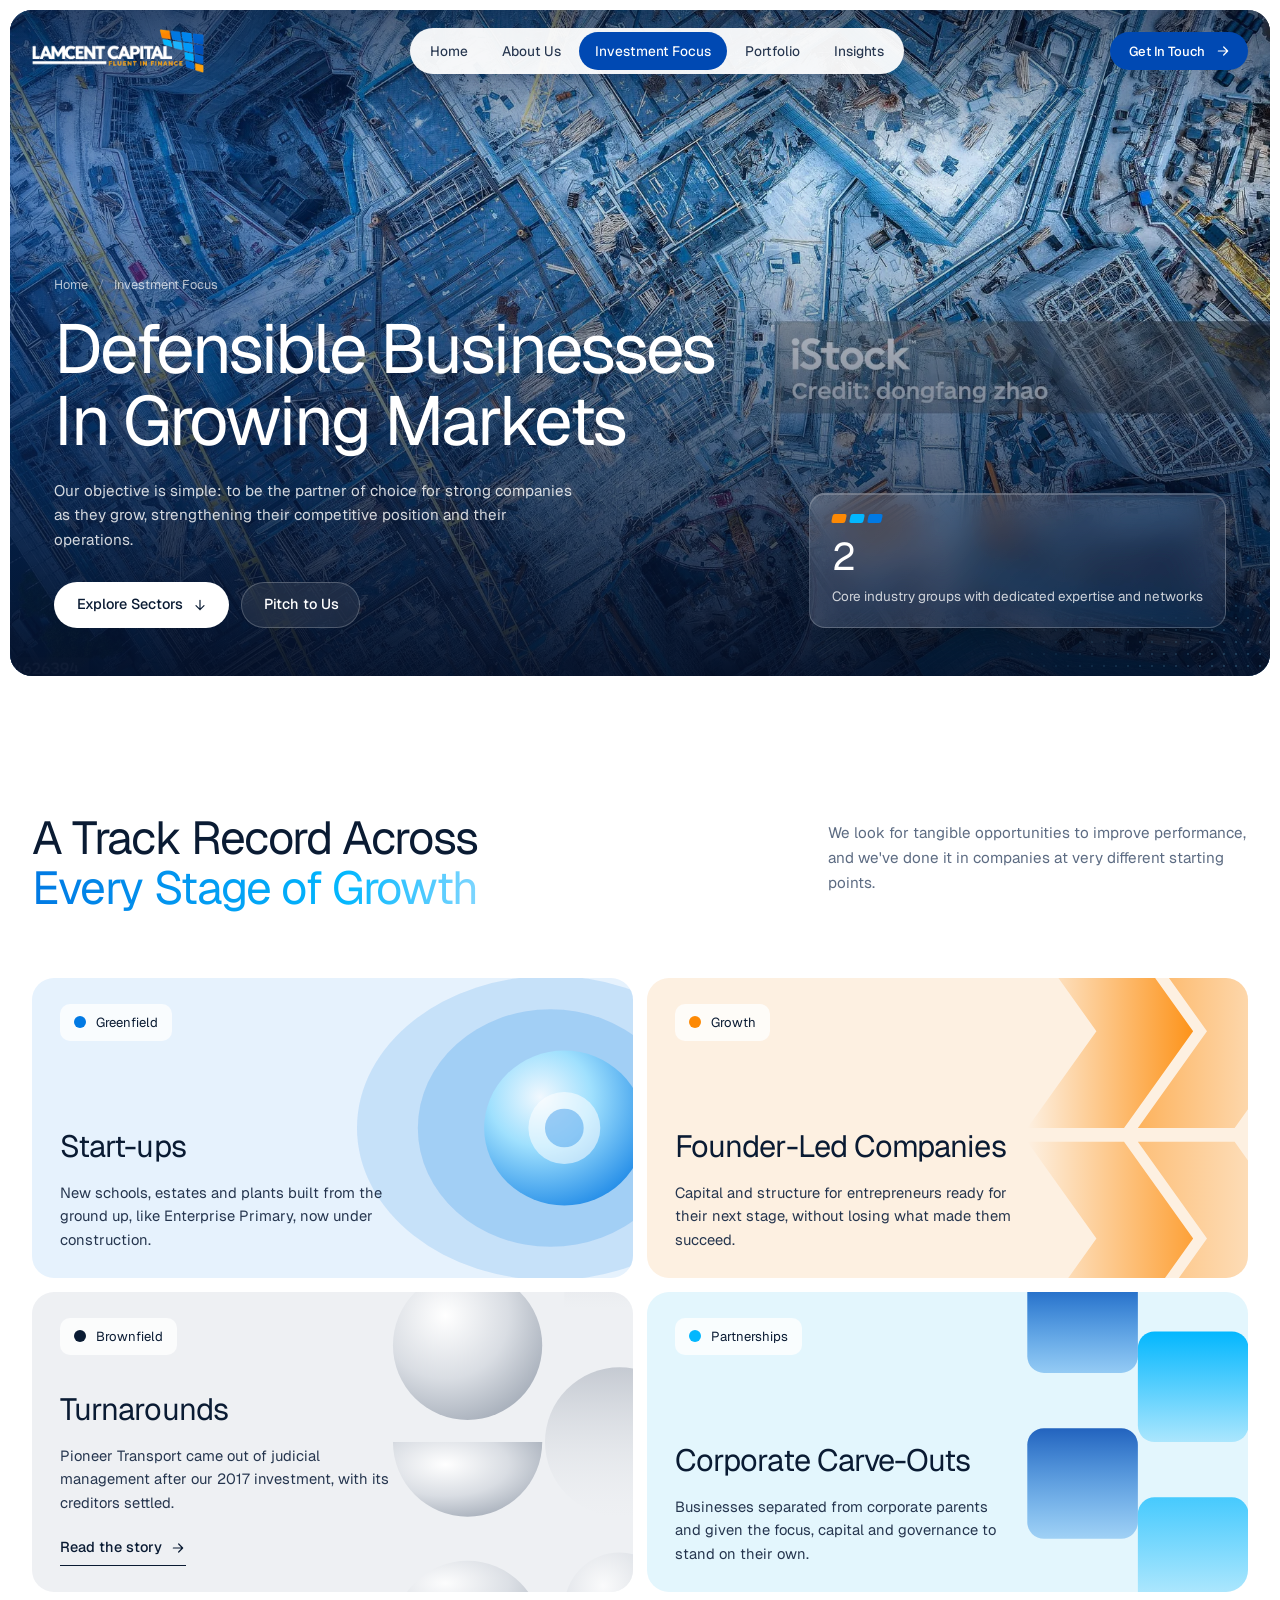
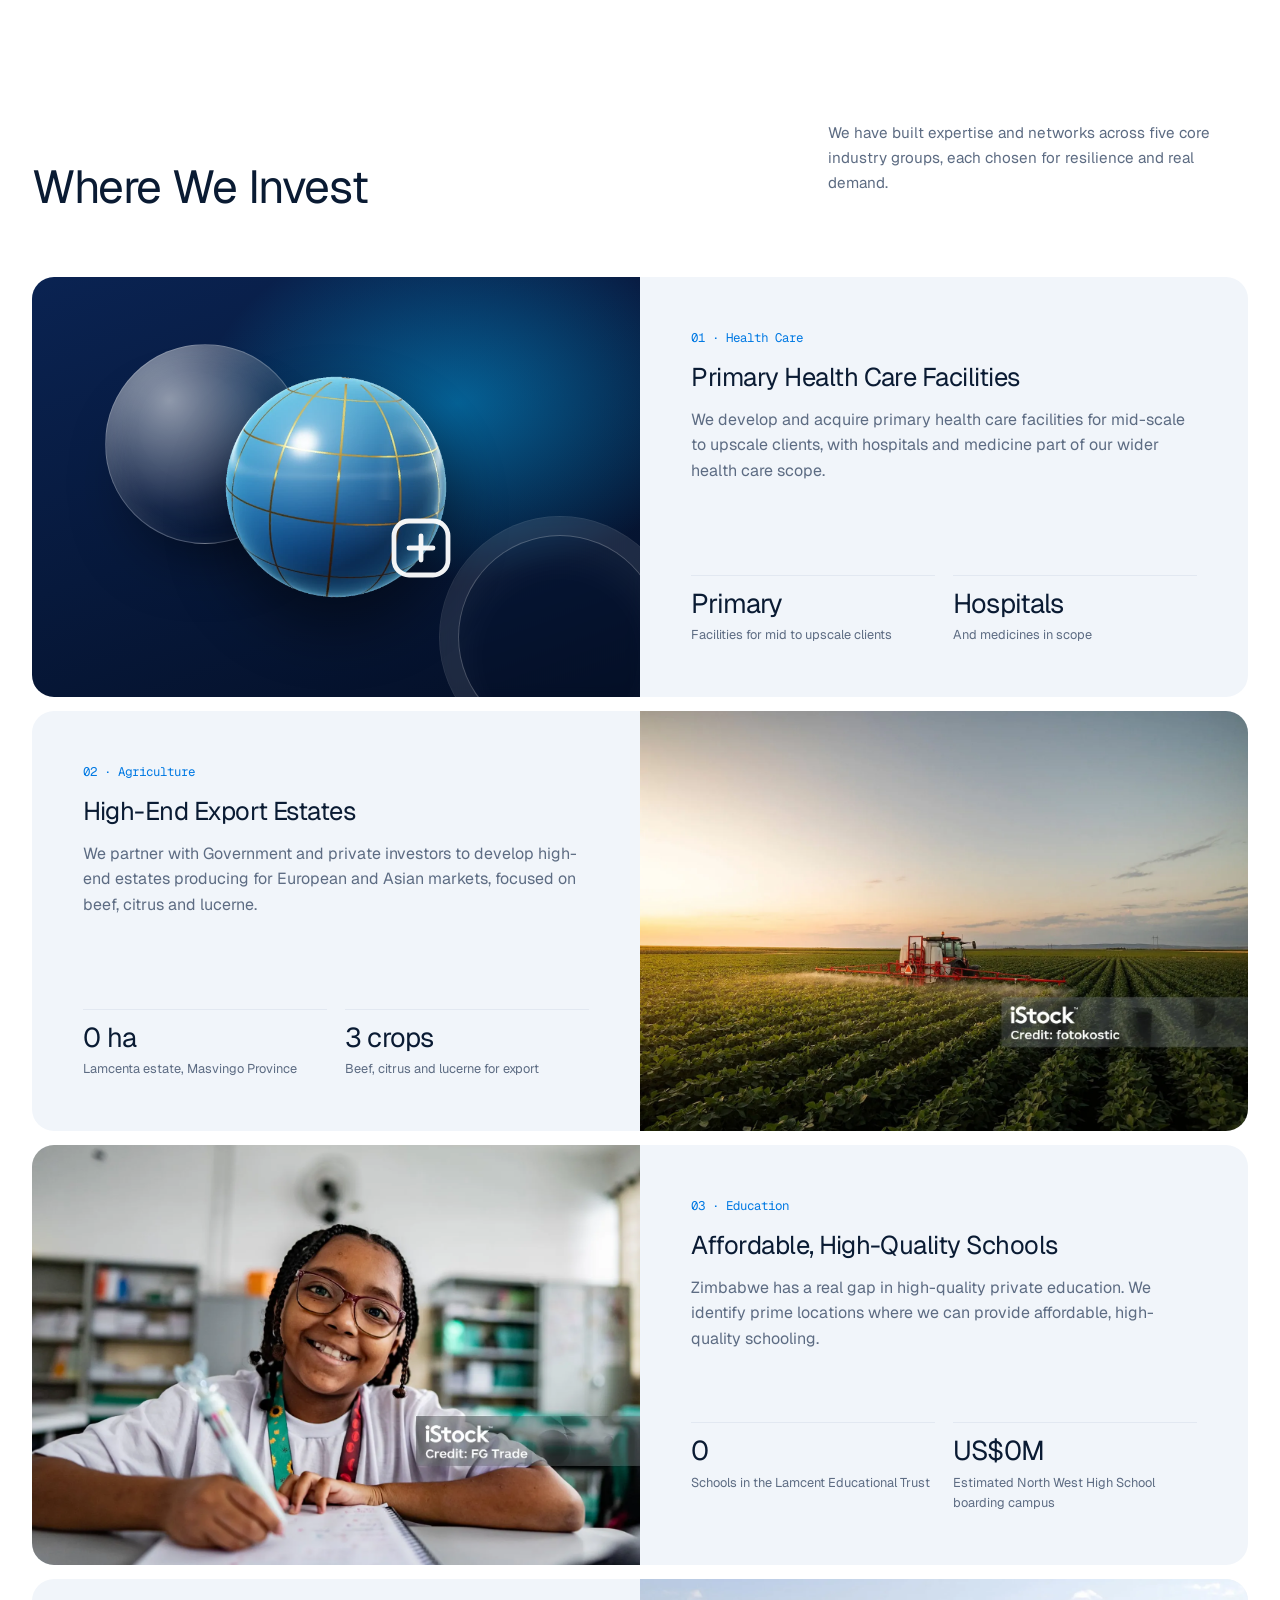
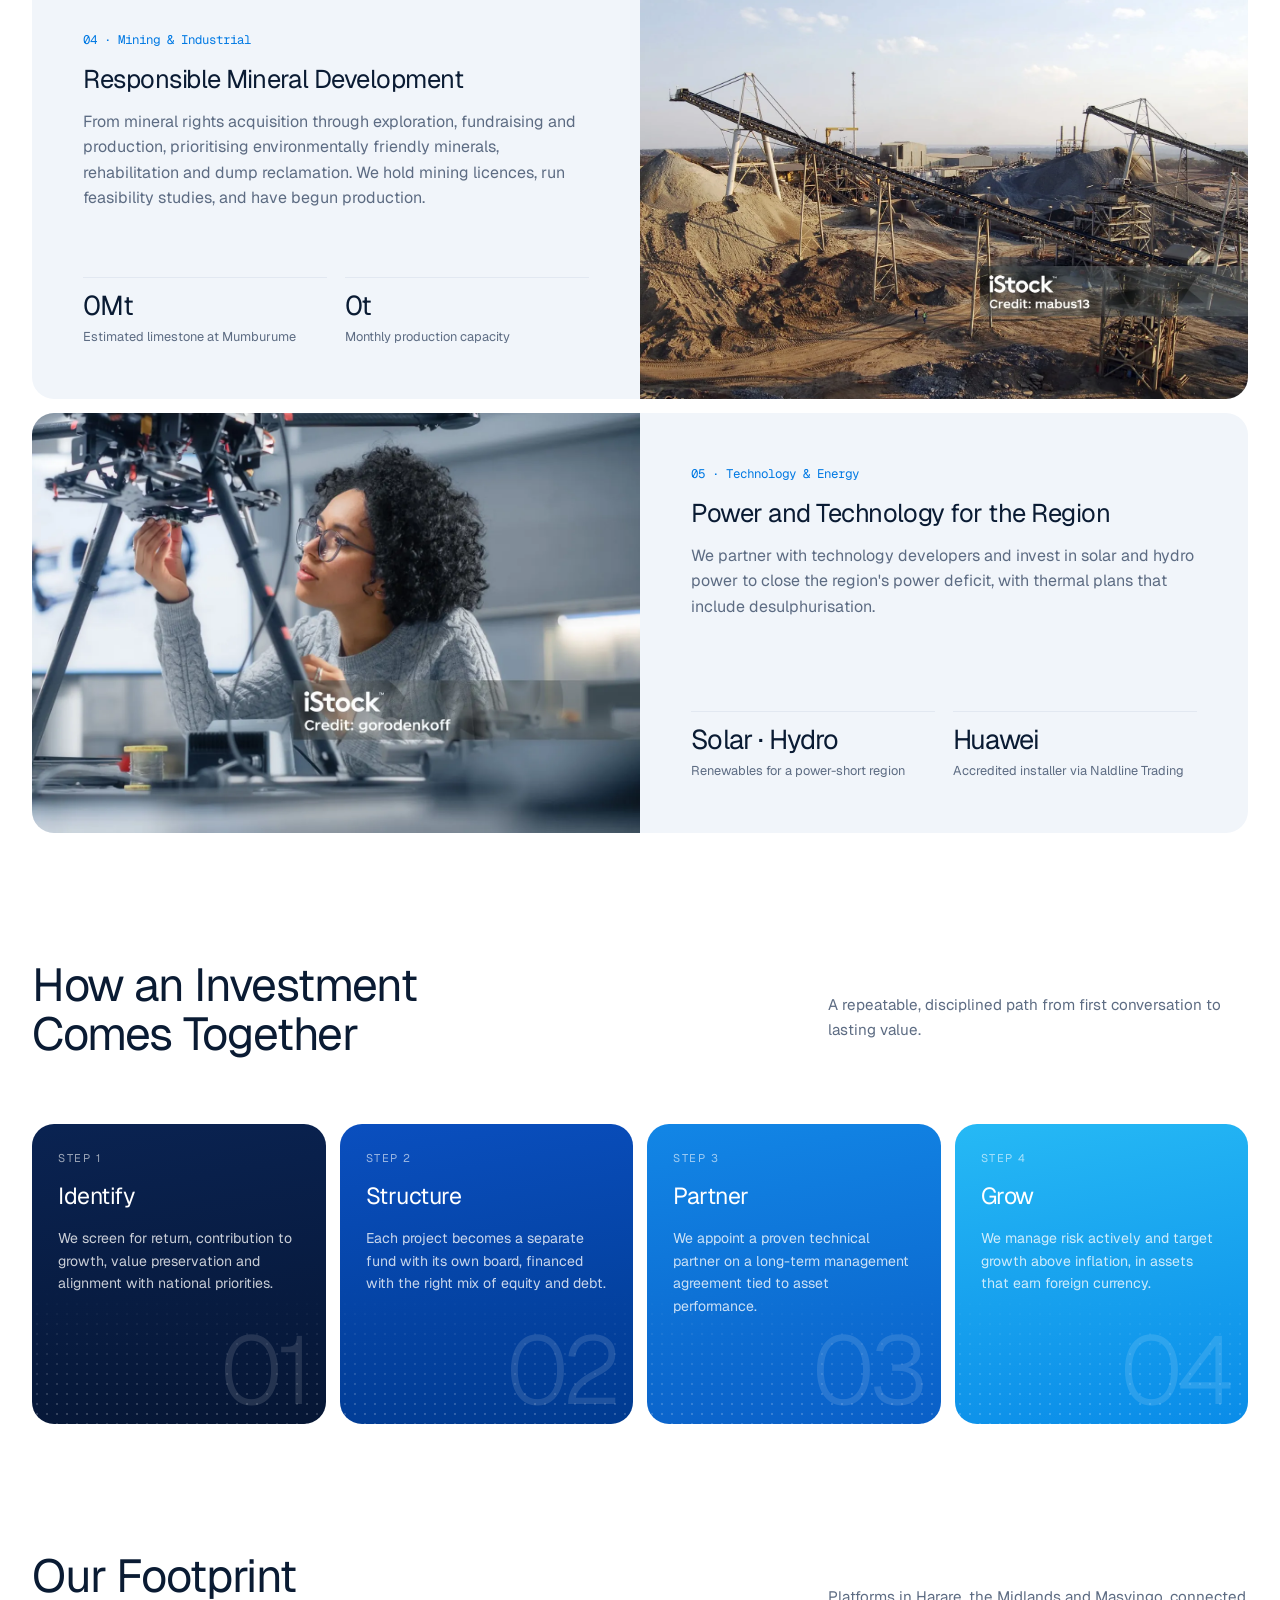
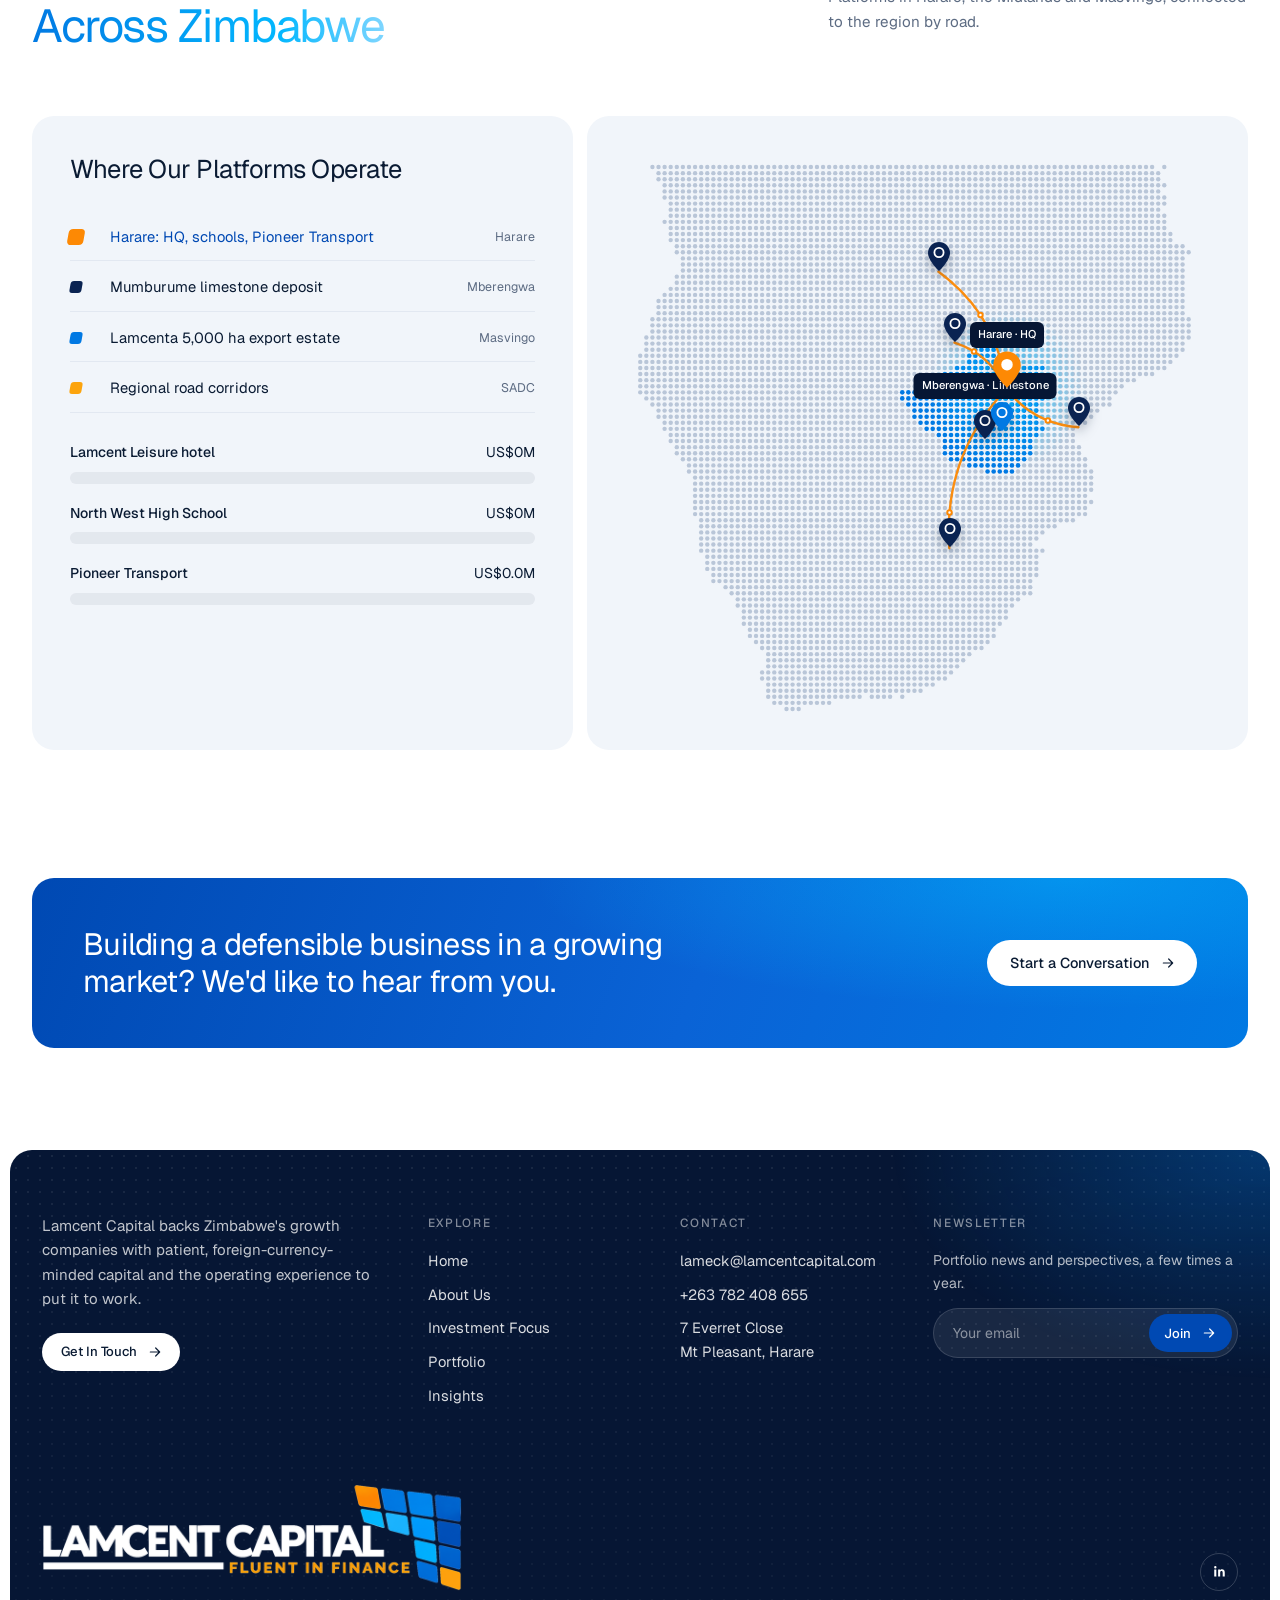
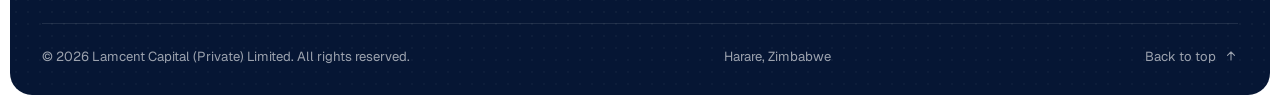
<file: investment-focus.html>
<!doctype html>
<html lang="en">
<head>
<meta charset="utf-8">
<meta name="viewport" content="width=device-width, initial-scale=1">
<title>Investment Focus | Lamcent Capital</title>
<meta name="description" content="Lamcent Capital invests in defensible businesses in growing markets across health care, agriculture, education, mining and industrial, and technology and energy in Zimbabwe.">
<meta name="theme-color" content="#061634">
<meta property="og:type" content="website">
<meta property="og:site_name" content="Lamcent Capital">
<meta property="og:title" content="Investment Focus | Lamcent Capital">
<meta property="og:description" content="Lamcent Capital invests in defensible businesses in growing markets across health care, agriculture, education, mining and industrial, and technology and energy in Zimbabwe.">
<meta property="og:image" content="assets/img/hero-harare-skyline.webp">
<link rel="icon" type="image/png" href="assets/img/favicon.png">
<link rel="preconnect" href="https://fonts.googleapis.com">
<link rel="preconnect" href="https://fonts.gstatic.com" crossorigin>
<link href="https://fonts.googleapis.com/css2?family=Geist:wght@300..700&family=Geist+Mono:wght@400;500&family=Caveat:wght@500;600&display=swap" rel="stylesheet">
<link rel="stylesheet" href="assets/css/style.css?v=66094907">
<script>document.documentElement.classList.add('js')</script>
</head>
<body id="top" data-page="focus">
<svg xmlns="http://www.w3.org/2000/svg" aria-hidden="true" focusable="false" style="position:absolute;width:0;height:0;overflow:hidden">
  <defs>
    <!-- gold (brand amber/orange) and navy gradients for the 3D shapes -->
    <linearGradient id="sg-gold" x1="0" y1="0" x2="1" y2="1">
      <stop offset="0" stop-color="#ffe6b0"/><stop offset=".45" stop-color="#fcb73e"/><stop offset="1" stop-color="#d97a00"/>
    </linearGradient>
    <linearGradient id="sg-gold-top" x1="0" y1="0" x2="1" y2="1">
      <stop offset="0" stop-color="#fff4da"/><stop offset=".55" stop-color="#ffc766"/><stop offset="1" stop-color="#f59e0b"/>
    </linearGradient>
    <linearGradient id="sg-navy" x1="0" y1="0" x2="1" y2="1">
      <stop offset="0" stop-color="#1a4a9e"/><stop offset=".6" stop-color="#0a2352"/><stop offset="1" stop-color="#061634"/>
    </linearGradient>
    <linearGradient id="sg-inner" x1="0" y1="0" x2="0" y2="1">
      <stop offset="0" stop-color="#061634"/><stop offset="1" stop-color="#0179e3"/>
    </linearGradient>
    <linearGradient id="sg-blue" x1="0" y1="0" x2="1" y2="1">
      <stop offset="0" stop-color="#9fe3ff"/><stop offset=".5" stop-color="#0179e3"/><stop offset="1" stop-color="#0049b3"/>
    </linearGradient>
    <radialGradient id="sg-sphere" cx=".35" cy=".3" r=".8">
      <stop offset="0" stop-color="#ffffff"/><stop offset=".35" stop-color="#ffe2a8"/><stop offset=".75" stop-color="#9fd8ff"/><stop offset="1" stop-color="#4fb0f2"/>
    </radialGradient>
    <radialGradient id="sg-sphere-blue" cx=".35" cy=".3" r=".8">
      <stop offset="0" stop-color="#ffffff"/><stop offset=".4" stop-color="#9fe3ff"/><stop offset="1" stop-color="#0179e3"/>
    </radialGradient>
    <radialGradient id="sg-sphere-stone" cx=".35" cy=".3" r=".85">
      <stop offset="0" stop-color="#ffffff"/><stop offset=".5" stop-color="#d9dde3"/><stop offset="1" stop-color="#9aa3b0"/>
    </radialGradient>
    <linearGradient id="sg-amber-fade" x1="0" y1="0" x2="1" y2="0">
      <stop offset="0" stop-color="#fd8904" stop-opacity="0"/><stop offset="1" stop-color="#fd8904" stop-opacity=".9"/>
    </linearGradient>
    <linearGradient id="sg-amber-fade-r" x1="1" y1="0" x2="0" y2="0">
      <stop offset="0" stop-color="#fd8904" stop-opacity=".1"/><stop offset="1" stop-color="#fd8904" stop-opacity=".85"/>
    </linearGradient>
    <linearGradient id="sg-stone-fade" x1="0" y1="0" x2="0" y2="1">
      <stop offset="0" stop-color="#c5cad2"/><stop offset="1" stop-color="#eef0f3" stop-opacity=".2"/>
    </linearGradient>
    <linearGradient id="sg-cyan-step" x1="0" y1="0" x2="0" y2="1">
      <stop offset="0" stop-color="#03b7fe"/><stop offset="1" stop-color="#03b7fe" stop-opacity=".25"/>
    </linearGradient>
    <linearGradient id="sg-royal-step" x1="0" y1="0" x2="0" y2="1">
      <stop offset="0" stop-color="#0049b3"/><stop offset="1" stop-color="#0179e3" stop-opacity=".35"/>
    </linearGradient>
    <clipPath id="sg-sphere-clip"><circle cx="60" cy="60" r="42"/></clipPath>
    <clipPath id="sg-hole-clip"><ellipse cx="60" cy="44" rx="30" ry="13"/></clipPath>
    <mask id="sg-hole-mask" maskUnits="userSpaceOnUse" x="0" y="0" width="120" height="120">
      <rect width="120" height="120" fill="#fff"/>
      <ellipse cx="60" cy="66" rx="30" ry="13" fill="#000" clip-path="url(#sg-hole-clip)"/>
    </mask>

    <!-- 1. Ring: Private Equity -->
    <symbol id="shape-ring" viewBox="0 0 120 120">
      <g transform="rotate(-28 60 60)" mask="url(#sg-hole-mask)">
        <ellipse cx="60" cy="68" rx="40" ry="20" fill="url(#sg-navy)"/>
        <rect x="20" y="44" width="80" height="24" fill="url(#sg-gold)"/>
        <ellipse cx="60" cy="44" rx="40" ry="20" fill="url(#sg-gold-top)"/>
        <ellipse cx="60" cy="44" rx="30" ry="13" fill="url(#sg-inner)"/>
      </g>
    </symbol>

    <!-- 2. Sphere: Investment Advisory (globe meridians) -->
    <symbol id="shape-sphere" viewBox="0 0 120 120">
      <circle cx="60" cy="60" r="42" fill="url(#sg-sphere)"/>
      <g clip-path="url(#sg-sphere-clip)" stroke="#d98a12" stroke-width="1.1" opacity=".55" fill="none">
        <path d="M60 18v84M42 20c-13 26-13 54 0 80M78 20c13 26 13 54 0 80M28 30c-8 20-8 40 0 60M92 30c8 20 8 40 0 60"/>
        <path d="M18 60h84M22 42c25 7 51 7 76 0M22 78c25-7 51-7 76 0M30 28c20 5 40 5 60 0M30 92c20-5 40-5 60 0"/>
      </g>
      <ellipse cx="46" cy="40" rx="12" ry="7" fill="#fff" opacity=".55" transform="rotate(-30 46 40)"/>
    </symbol>

    <!-- 3. Twisted ribbon: Fundraising -->
    <symbol id="shape-ribbon" viewBox="0 0 120 120">
      <path d="M18 84C24 50 46 26 72 24c18-1 30 10 30 26-10-9-24-12-38-6C48 51 38 66 34 90z" fill="url(#sg-gold)"/>
      <path d="M34 90c4-24 14-39 30-46 14-6 28-3 38 6-1 14-12 26-28 31-15 5-28 8-40 9z" fill="url(#sg-navy)"/>
      <path d="M18 84c4 6 10 8 16 6l0 0c-6 1-12-1-16-6z" fill="#0a2352"/>
      <ellipse cx="68" cy="66" rx="20" ry="8" fill="#fff" opacity=".92" transform="rotate(-24 68 66)"/>
      <ellipse cx="68" cy="66" rx="20" ry="8" fill="none" stroke="#9fd8ff" stroke-width="1" opacity=".7" transform="rotate(-24 68 66)"/>
    </symbol>

    <!-- 4. Mosaic tile cluster -->
    <symbol id="shape-mosaic" viewBox="0 0 120 120">
      <g transform="skewY(8) translate(0 -8)">
        <rect x="14" y="20" width="24" height="18" rx="4" fill="#fd8904"/>
        <rect x="42" y="20" width="24" height="18" rx="4" fill="#0179e3"/>
        <rect x="70" y="20" width="24" height="18" rx="4" fill="#0066ce"/>
        <rect x="14" y="42" width="24" height="18" rx="4" fill="#03b7fe"/>
        <rect x="42" y="42" width="24" height="18" rx="4" fill="#22b0f0"/>
        <rect x="70" y="42" width="24" height="18" rx="4" fill="#0049b3"/>
        <rect x="42" y="64" width="24" height="18" rx="4" fill="#03b7fe"/>
        <rect x="70" y="64" width="24" height="18" rx="4" fill="#0066ce"/>
        <rect x="70" y="86" width="24" height="18" rx="4" fill="#fca40d"/>
      </g>
    </symbol>

    <!-- Society-style card art -->
    <symbol id="art-chevrons" viewBox="0 0 200 300" preserveAspectRatio="xMaxYMid slice">
      <path d="M40 10h70l50 70-50 70H40l50-70z" fill="url(#sg-amber-fade)"/>
      <path d="M120 10h70l50 70-50 70h-70l50-70z" fill="url(#sg-amber-fade-r)" opacity=".7"/>
      <path d="M40 160h70l50 70-50 70H40l50-70z" fill="url(#sg-amber-fade)" opacity=".85"/>
      <path d="M120 160h70l50 70-50 70h-70l50-70z" fill="url(#sg-amber-fade-r)" opacity=".55"/>
    </symbol>
    <symbol id="art-spheres" viewBox="0 0 200 300" preserveAspectRatio="xMaxYMid slice">
      <circle cx="80" cy="80" r="54" fill="url(#sg-sphere-stone)"/>
      <path d="M150 0a54 54 0 0 1 54 54v0h-54z" fill="url(#sg-stone-fade)"/>
      <path d="M26 150h108a54 54 0 0 1-108 0z" fill="url(#sg-sphere-stone)"/>
      <circle cx="190" cy="150" r="54" fill="url(#sg-stone-fade)"/>
      <path d="M26 290a54 54 0 0 1 108 0z" fill="url(#sg-sphere-stone)" opacity=".85"/>
      <circle cx="190" cy="270" r="40" fill="url(#sg-sphere-stone)" opacity=".7"/>
    </symbol>
    <symbol id="art-ellipse" viewBox="0 0 200 300" preserveAspectRatio="xMaxYMid slice">
      <ellipse cx="140" cy="150" rx="140" ry="110" fill="#0179e3" opacity=".14"/>
      <ellipse cx="140" cy="150" rx="96" ry="86" fill="#0179e3" opacity=".18"/>
      <ellipse cx="150" cy="150" rx="58" ry="56" fill="url(#sg-sphere-blue)" opacity=".85"/>
      <circle cx="150" cy="150" r="26" fill="#fff" opacity=".55"/>
      <circle cx="150" cy="150" r="14" fill="#0179e3" opacity=".35"/>
    </symbol>
    <symbol id="art-steps" viewBox="0 0 200 300" preserveAspectRatio="xMaxYMid slice">
      <rect x="40" y="20" width="80" height="80" rx="12" fill="url(#sg-royal-step)"/>
      <rect x="120" y="70" width="80" height="80" rx="12" fill="url(#sg-cyan-step)"/>
      <rect x="40" y="140" width="80" height="80" rx="12" fill="url(#sg-royal-step)" opacity=".85"/>
      <rect x="120" y="190" width="80" height="80" rx="12" fill="url(#sg-cyan-step)" opacity=".7"/>
      <rect x="40" y="260" width="80" height="80" rx="12" fill="#fd8904" opacity=".5"/>
    </symbol>
    <symbol id="art-tiles" viewBox="0 0 200 300" preserveAspectRatio="xMaxYMid slice">
      <g transform="skewY(10) translate(0 -20)">
        <rect x="50" y="40" width="60" height="44" rx="9" fill="#fd8904" opacity=".9"/>
        <rect x="116" y="40" width="60" height="44" rx="9" fill="#0179e3" opacity=".75"/>
        <rect x="50" y="90" width="60" height="44" rx="9" fill="#03b7fe" opacity=".6"/>
        <rect x="116" y="90" width="60" height="44" rx="9" fill="#0049b3" opacity=".8"/>
        <rect x="116" y="140" width="60" height="44" rx="9" fill="#03b7fe" opacity=".45"/>
        <rect x="116" y="190" width="60" height="44" rx="9" fill="#0179e3" opacity=".35"/>
        <rect x="116" y="240" width="60" height="44" rx="9" fill="#fca40d" opacity=".6"/>
      </g>
    </symbol>

    <!-- Map pins -->
    <symbol id="i-pin" viewBox="0 0 26 32"><path d="M13 31s11-10.2 11-18A11 11 0 0 0 2 13c0 7.8 11 18 11 18z" fill="#0a2352"/><circle cx="13" cy="12.5" r="4.6" fill="none" stroke="#fff" stroke-width="1.8"/></symbol>
    <symbol id="i-pin-hq" viewBox="0 0 26 32"><path d="M13 31s11-10.2 11-18A11 11 0 0 0 2 13c0 7.8 11 18 11 18z" fill="#fd8904"/><circle cx="13" cy="12.5" r="4.6" fill="#fff"/></symbol>
    <symbol id="i-pin-blue" viewBox="0 0 26 32"><path d="M13 31s11-10.2 11-18A11 11 0 0 0 2 13c0 7.8 11 18 11 18z" fill="#0179e3"/><circle cx="13" cy="12.5" r="4.6" fill="none" stroke="#fff" stroke-width="1.8"/></symbol>

    <!-- UI icons (stroke) -->
    <symbol id="i-arrow" viewBox="0 0 24 24"><path d="M5 12h14M13 6l6 6-6 6" fill="none" stroke="currentColor" stroke-width="1.8" stroke-linecap="round" stroke-linejoin="round"/></symbol>
    <symbol id="i-arrow-left" viewBox="0 0 24 24"><path d="M19 12H5M11 6l-6 6 6 6" fill="none" stroke="currentColor" stroke-width="1.8" stroke-linecap="round" stroke-linejoin="round"/></symbol>
    <symbol id="i-arrow-down" viewBox="0 0 24 24"><path d="M12 5v14M6 13l6 6 6-6" fill="none" stroke="currentColor" stroke-width="1.8" stroke-linecap="round" stroke-linejoin="round"/></symbol>
    <symbol id="i-arrow-up" viewBox="0 0 24 24"><path d="M12 19V5M6 11l6-6 6 6" fill="none" stroke="currentColor" stroke-width="1.8" stroke-linecap="round" stroke-linejoin="round"/></symbol>
    <symbol id="i-plus" viewBox="0 0 24 24"><path d="M12 4v16M4 12h16" fill="none" stroke="currentColor" stroke-width="2" stroke-linecap="round"/></symbol>
    <symbol id="i-youtube" viewBox="0 0 24 24"><path fill="currentColor" d="M23.498 6.186a3.016 3.016 0 0 0-2.122-2.136C19.505 3.545 12 3.545 12 3.545s-7.505 0-9.377.505A3.017 3.017 0 0 0 .502 6.186C0 8.07 0 12 0 12s0 3.93.502 5.814a3.016 3.016 0 0 0 2.122 2.136c1.871.505 9.376.505 9.376.505s7.505 0 9.377-.505a3.015 3.015 0 0 0 2.122-2.136C24 15.93 24 12 24 12s0-3.93-.502-5.814zM9.545 15.568V8.432L15.818 12l-6.273 3.568z"/></symbol>
    <symbol id="i-menu" viewBox="0 0 24 24"><path d="M4 8h16M4 16h10" fill="none" stroke="currentColor" stroke-width="1.8" stroke-linecap="round"/></symbol>
    <symbol id="i-close" viewBox="0 0 24 24"><path d="M6 6l12 12M18 6L6 18" fill="none" stroke="currentColor" stroke-width="1.8" stroke-linecap="round"/></symbol>
    <symbol id="i-mail" viewBox="0 0 24 24"><g fill="none" stroke="currentColor" stroke-width="1.7" stroke-linecap="round" stroke-linejoin="round"><rect x="3" y="5" width="18" height="14" rx="3"/><path d="M4 7l8 6 8-6"/></g></symbol>
    <symbol id="i-phone" viewBox="0 0 24 24"><path d="M5 4h3l2 5-2.5 1.5a11 11 0 0 0 6 6L15 14l5 2v3a2 2 0 0 1-2 2A16 16 0 0 1 3 6a2 2 0 0 1 2-2z" fill="none" stroke="currentColor" stroke-width="1.7" stroke-linejoin="round"/></symbol>
    <symbol id="i-location" viewBox="0 0 24 24"><g fill="none" stroke="currentColor" stroke-width="1.7"><path d="M12 21s7-6.3 7-12a7 7 0 0 0-14 0c0 5.7 7 12 7 12z"/><circle cx="12" cy="9" r="2.6"/></g></symbol>
    <symbol id="i-linkedin" viewBox="0 0 24 24"><path fill="currentColor" d="M6.9 8.6H3.6V20h3.3V8.6zM5.3 3.3a1.9 1.9 0 1 0 0 3.8 1.9 1.9 0 0 0 0-3.8zM20.4 13.5c0-3.1-1.7-5.1-4.4-5.1-1.5 0-2.6.8-3 1.6V8.6H9.8V20h3.3v-6c0-1.6.7-2.7 2.1-2.7 1.3 0 1.9.9 1.9 2.7v6h3.3v-6.5z"/></symbol>
    <symbol id="i-facebook" viewBox="0 0 24 24"><path fill="currentColor" d="M13.5 21v-7.4H16l.4-3h-2.9V8.8c0-.9.3-1.5 1.5-1.5h1.5V4.6c-.3 0-1.2-.1-2.2-.1-2.2 0-3.7 1.3-3.7 3.8v2.3H8.1v3h2.5V21h2.9z"/></symbol>

    <!-- Feature icons (line) -->
    <symbol id="i-board" viewBox="0 0 24 24"><g fill="none" stroke="currentColor" stroke-width="1.6" stroke-linecap="round" stroke-linejoin="round"><rect x="3" y="4" width="18" height="12" rx="2"/><path d="M8 20h8M12 16v4M7 12l3-3 2 2 4-4"/></g></symbol>
    <symbol id="i-handshake" viewBox="0 0 24 24"><g fill="none" stroke="currentColor" stroke-width="1.6" stroke-linecap="round" stroke-linejoin="round"><path d="M3 12l4-4 4 2 3-2 7 4"/><path d="M7 8v6l5 4 3-2 3 1 3-3M10 14l2 2M12 12l2 2"/></g></symbol>
    <symbol id="i-shield" viewBox="0 0 24 24"><g fill="none" stroke="currentColor" stroke-width="1.6" stroke-linecap="round" stroke-linejoin="round"><path d="M12 3l8 3v6c0 4.5-3.4 8-8 9-4.6-1-8-4.5-8-9V6z"/><path d="M9 12l2 2 4-4"/></g></symbol>
    <symbol id="i-coins" viewBox="0 0 24 24"><g fill="none" stroke="currentColor" stroke-width="1.6" stroke-linecap="round" stroke-linejoin="round"><ellipse cx="9" cy="7" rx="6" ry="3"/><path d="M3 7v4c0 1.7 2.7 3 6 3s6-1.3 6-3V7"/><path d="M9 14v3c0 1.7 2.7 3 6 3s6-1.3 6-3v-4c0-1.6-2.4-2.9-5.5-3"/></g></symbol>
    <symbol id="i-landmark" viewBox="0 0 24 24"><g fill="none" stroke="currentColor" stroke-width="1.6" stroke-linecap="round" stroke-linejoin="round"><path d="M3 10l9-6 9 6M5 10v8M9.5 10v8M14.5 10v8M19 10v8M3 20h18"/></g></symbol>
    <symbol id="i-users" viewBox="0 0 24 24"><g fill="none" stroke="currentColor" stroke-width="1.6" stroke-linecap="round" stroke-linejoin="round"><circle cx="9" cy="8" r="3.2"/><path d="M3 19c0-3.3 2.7-5.5 6-5.5s6 2.2 6 5.5"/><circle cx="17" cy="9" r="2.4"/><path d="M16 13.6c2.9.2 5 2 5 4.9"/></g></symbol>
    <symbol id="i-spark" viewBox="0 0 24 24"><g fill="none" stroke="currentColor" stroke-width="1.6" stroke-linecap="round" stroke-linejoin="round"><path d="M12 3v4M12 17v4M3 12h4M17 12h4M6 6l2.5 2.5M15.5 15.5L18 18M6 18l2.5-2.5M15.5 8.5L18 6"/></g></symbol>
    <symbol id="i-target" viewBox="0 0 24 24"><g fill="none" stroke="currentColor" stroke-width="1.6"><circle cx="12" cy="12" r="8.5"/><circle cx="12" cy="12" r="4.5"/><circle cx="12" cy="12" r="1" fill="currentColor"/></g></symbol>
    <symbol id="i-chart" viewBox="0 0 24 24"><g fill="none" stroke="currentColor" stroke-width="1.6" stroke-linecap="round" stroke-linejoin="round"><path d="M4 4v16h16"/><path d="M8 15l3-4 3 2 5-6"/></g></symbol>
    <symbol id="i-globe" viewBox="0 0 24 24"><g fill="none" stroke="currentColor" stroke-width="1.6"><circle cx="12" cy="12" r="8.5"/><path d="M3.5 12h17M12 3.5c2.5 2.6 3.6 5.4 3.6 8.5s-1.1 5.9-3.6 8.5c-2.5-2.6-3.6-5.4-3.6-8.5s1.1-5.9 3.6-8.5z"/></g></symbol>
    <symbol id="i-heart" viewBox="0 0 24 24"><path d="M12 20s-7.5-4.6-7.5-10A4.3 4.3 0 0 1 12 7.4 4.3 4.3 0 0 1 19.5 10c0 5.4-7.5 10-7.5 10z" fill="none" stroke="currentColor" stroke-width="1.6" stroke-linejoin="round"/></symbol>
    <symbol id="i-award" viewBox="0 0 24 24"><g fill="none" stroke="currentColor" stroke-width="1.6" stroke-linecap="round" stroke-linejoin="round"><circle cx="12" cy="9" r="5.5"/><path d="M8.5 13.5L7 21l5-2.5 5 2.5-1.5-7.5"/></g></symbol>
    <symbol id="i-book" viewBox="0 0 24 24"><g fill="none" stroke="currentColor" stroke-width="1.6" stroke-linecap="round" stroke-linejoin="round"><path d="M4 5.5A2.5 2.5 0 0 1 6.5 3H20v15H6.5A2.5 2.5 0 0 0 4 20.5z"/><path d="M4 20.5A2.5 2.5 0 0 0 6.5 23H20v-5"/></g></symbol>
    <symbol id="i-truck" viewBox="0 0 24 24"><g fill="none" stroke="currentColor" stroke-width="1.6" stroke-linecap="round" stroke-linejoin="round"><path d="M2 6h12v10H2zM14 9h4l4 4v3h-8z"/><circle cx="6" cy="18" r="2"/><circle cx="18" cy="18" r="2"/></g></symbol>
    <symbol id="i-leaf" viewBox="0 0 24 24"><g fill="none" stroke="currentColor" stroke-width="1.6" stroke-linecap="round" stroke-linejoin="round"><path d="M5 19c0-8 5-14 15-15-1 10-7 15-15 15z"/><path d="M5 19l8-8"/></g></symbol>
    <symbol id="i-pick" viewBox="0 0 24 24"><g fill="none" stroke="currentColor" stroke-width="1.6" stroke-linecap="round" stroke-linejoin="round"><path d="M4 8c5-4 11-4 16 0M12 6l-7 15"/><path d="M14 13l3 8"/></g></symbol>
    <symbol id="i-building" viewBox="0 0 24 24"><g fill="none" stroke="currentColor" stroke-width="1.6" stroke-linecap="round" stroke-linejoin="round"><path d="M4 21V5l8-2v18M12 8h8v13M3 21h18M7 8h2M7 12h2M7 16h2M15 12h2M15 16h2"/></g></symbol>
    <symbol id="i-bolt" viewBox="0 0 24 24"><path d="M13 3L5 13h6l-1 8 8-10h-6z" fill="none" stroke="currentColor" stroke-width="1.6" stroke-linejoin="round"/></symbol>
    <symbol id="i-bed" viewBox="0 0 24 24"><g fill="none" stroke="currentColor" stroke-width="1.6" stroke-linecap="round" stroke-linejoin="round"><path d="M3 18V6M3 14h18v4M21 14v-3a3 3 0 0 0-3-3h-7v6"/><circle cx="7" cy="10.5" r="2"/></g></symbol>
    <symbol id="i-health" viewBox="0 0 24 24"><g fill="none" stroke="currentColor" stroke-width="1.6" stroke-linecap="round" stroke-linejoin="round"><rect x="3" y="3" width="18" height="18" rx="5"/><path d="M12 8v8M8 12h8"/></g></symbol>
    <!-- Phosphor duotone (MIT) -->
    <symbol id="ph-presentation-chart" viewBox="0 0 256 256" fill="currentColor"><path d="M224,56V176a8,8,0,0,1-8,8H40a8,8,0,0,1-8-8V56a8,8,0,0,1,8-8H216A8,8,0,0,1,224,56Z" class="ph-tone"/><path d="M216,40H136V24a8,8,0,0,0-16,0V40H40A16,16,0,0,0,24,56V176a16,16,0,0,0,16,16H79.36L57.75,219a8,8,0,0,0,12.5,10l29.59-37h56.32l29.59,37a8,8,0,1,0,12.5-10l-21.61-27H216a16,16,0,0,0,16-16V56A16,16,0,0,0,216,40Zm0,136H40V56H216V176ZM104,120v24a8,8,0,0,1-16,0V120a8,8,0,0,1,16,0Zm32-16v40a8,8,0,0,1-16,0V104a8,8,0,0,1,16,0Zm32-16v56a8,8,0,0,1-16,0V88a8,8,0,0,1,16,0Z"/></symbol>
    <symbol id="ph-handshake" viewBox="0 0 256 256" fill="currentColor"><path d="M200,152l-40,40L96,176,40,136,72.68,70.63,128,56l55.32,14.63L183.6,72H144L98.34,116.29a8,8,0,0,0,1.38,12.42C117.23,139.9,141,139.13,160,120Z" class="ph-tone"/><path d="M254.3,107.91,228.78,56.85a16,16,0,0,0-21.47-7.15L182.44,62.13,130.05,48.27a8.14,8.14,0,0,0-4.1,0L73.56,62.13,48.69,49.7a16,16,0,0,0-21.47,7.15L1.7,107.9a16,16,0,0,0,7.15,21.47l27,13.51,55.49,39.63a8.06,8.06,0,0,0,2.71,1.25l64,16a8,8,0,0,0,7.6-2.1l55.07-55.08,26.42-13.21a16,16,0,0,0,7.15-21.46Zm-54.89,33.37L165,113.72a8,8,0,0,0-10.68.61C136.51,132.27,116.66,130,104,122L147.24,80h31.81l27.21,54.41ZM41.53,64,62,74.22,36.43,125.27,16,115.06Zm116,119.13L99.42,168.61l-49.2-35.14,28-56L128,64.28l9.8,2.59-45,43.68-.08.09a16,16,0,0,0,2.72,24.81c20.56,13.13,45.37,11,64.91-5L188,152.66Zm62-57.87-25.52-51L214.47,64,240,115.06Zm-87.75,92.67a8,8,0,0,1-7.75,6.06,8.13,8.13,0,0,1-1.95-.24L80.41,213.33a7.89,7.89,0,0,1-2.71-1.25L51.35,193.26a8,8,0,0,1,9.3-13l25.11,17.94L126,208.24A8,8,0,0,1,131.82,217.94Z"/></symbol>
    <symbol id="ph-shield-check" viewBox="0 0 256 256" fill="currentColor"><path d="M216,56v56c0,96-88,120-88,120S40,208,40,112V56a8,8,0,0,1,8-8H208A8,8,0,0,1,216,56Z" class="ph-tone"/><path d="M208,40H48A16,16,0,0,0,32,56v56c0,52.72,25.52,84.67,46.93,102.19,23.06,18.86,46,25.26,47,25.53a8,8,0,0,0,4.2,0c1-.27,23.91-6.67,47-25.53C198.48,196.67,224,164.72,224,112V56A16,16,0,0,0,208,40Zm0,72c0,37.07-13.66,67.16-40.6,89.42A129.3,129.3,0,0,1,128,223.62a128.25,128.25,0,0,1-38.92-21.81C61.82,179.51,48,149.3,48,112l0-56,160,0ZM82.34,141.66a8,8,0,0,1,11.32-11.32L112,148.69l50.34-50.35a8,8,0,0,1,11.32,11.32l-56,56a8,8,0,0,1-11.32,0Z"/></symbol>
    <symbol id="ph-bank" viewBox="0 0 256 256" fill="currentColor"><path d="M232,96H24L128,32Z" class="ph-tone"/><path d="M24,104H48v64H32a8,8,0,0,0,0,16H224a8,8,0,0,0,0-16H208V104h24a8,8,0,0,0,4.19-14.81l-104-64a8,8,0,0,0-8.38,0l-104,64A8,8,0,0,0,24,104Zm40,0H96v64H64Zm80,0v64H112V104Zm48,64H160V104h32ZM128,41.39,203.74,88H52.26ZM248,208a8,8,0,0,1-8,8H16a8,8,0,0,1,0-16H240A8,8,0,0,1,248,208Z"/></symbol>
    <symbol id="ph-users-three" viewBox="0 0 256 256" fill="currentColor"><path d="M168,144a40,40,0,1,1-40-40A40,40,0,0,1,168,144ZM64,56A32,32,0,1,0,96,88,32,32,0,0,0,64,56Zm128,0a32,32,0,1,0,32,32A32,32,0,0,0,192,56Z" class="ph-tone"/><path d="M244.8,150.4a8,8,0,0,1-11.2-1.6A51.6,51.6,0,0,0,192,128a8,8,0,0,1,0-16,24,24,0,1,0-23.24-30,8,8,0,1,1-15.5-4A40,40,0,1,1,219,117.51a67.94,67.94,0,0,1,27.43,21.68A8,8,0,0,1,244.8,150.4ZM190.92,212a8,8,0,1,1-13.85,8,57,57,0,0,0-98.15,0,8,8,0,1,1-13.84-8,72.06,72.06,0,0,1,33.74-29.92,48,48,0,1,1,58.36,0A72.06,72.06,0,0,1,190.92,212ZM128,176a32,32,0,1,0-32-32A32,32,0,0,0,128,176ZM72,120a8,8,0,0,0-8-8A24,24,0,1,1,87.24,82a8,8,0,1,0,15.5-4A40,40,0,1,0,37,117.51,67.94,67.94,0,0,0,9.6,139.19a8,8,0,1,0,12.8,9.61A51.6,51.6,0,0,1,64,128,8,8,0,0,0,72,120Z"/></symbol>
  </defs>
</svg>
<a class="skip-link" href="#main">Skip to content</a>

<div class="preloader" aria-hidden="true">
  <div class="preloader__mosaic">
    <i style="background:#fd8904;animation-delay:.05s"></i><i style="background:#0179e3;animation-delay:.1s"></i><i style="background:#0066ce;animation-delay:.15s"></i><i style="background:#0049b3;animation-delay:.2s"></i>
    <i style="background:#03b7fe;animation-delay:.12s"></i><i style="background:#22b0f0;animation-delay:.17s"></i><i style="background:#0179e3;animation-delay:.22s"></i><i style="background:#0049b3;animation-delay:.27s"></i>
    <i class="e"></i><i class="e"></i><i style="background:#03b7fe;animation-delay:.29s"></i><i style="background:#0066ce;animation-delay:.34s"></i>
    <i class="e"></i><i class="e"></i><i style="background:#0179e3;animation-delay:.36s"></i><i style="background:#fca40d;animation-delay:.41s"></i>
  </div>
  <div class="preloader__word">Lamcent Capital · Fluent in Finance</div>
</div>

<header class="site-header">
  <div class="container">
    <a class="brand" href="index.html" aria-label="Lamcent Capital home">
      <img class="logo-light" src="assets/img/logo-white.png" alt="Lamcent Capital, Fluent in Finance" width="880" height="224">
      <img class="logo-dark" src="assets/img/logo.png" alt="" width="880" height="224">
    </a>
    <nav class="nav-pill" aria-label="Primary">
      <span class="nav-glider" aria-hidden="true"></span>
      <a href="index.html">Home</a>
      <a href="about.html">About Us</a>
      <a href="investment-focus.html" aria-current="page">Investment Focus</a>
      <a href="portfolio.html">Portfolio</a>
      <a href="insights.html">Insights</a>
    </nav>
    <a class="btn btn--sm header-cta" href="contact.html">Get In Touch <svg class="arrow"><use href="#i-arrow"/></svg></a>
    <a class="btn btn--sm btn--glass header-portfolio" href="portfolio.html">Portfolio</a>
    <button class="menu-toggle" type="button" aria-label="Open menu" aria-controls="drawer"><svg><use href="#i-menu"/></svg></button>
  </div>
</header>

<div class="drawer" id="drawer" aria-hidden="true">
  <div class="drawer__scrim"></div>
  <div class="drawer__panel" role="dialog" aria-modal="true" aria-label="Menu">
    <div class="drawer__top">
      <a class="brand" href="index.html"><img src="assets/img/logo-white.png" alt="Lamcent Capital" width="880" height="224"></a>
      <button class="menu-toggle" type="button" data-close aria-label="Close menu" style="display:grid"><svg><use href="#i-close"/></svg></button>
    </div>
    <nav aria-label="Mobile">
      <a href="index.html"><span>01</span>Home</a>
      <a href="about.html"><span>02</span>About Us</a>
      <a href="investment-focus.html" aria-current="page"><span>03</span>Investment Focus</a>
      <a href="portfolio.html"><span>04</span>Portfolio</a>
      <a href="insights.html"><span>05</span>Insights</a>
      <a href="contact.html"><span>06</span>Contact</a>
    </nav>
    <div class="drawer__foot">
      <span class="drawer__kicker">Talk to us</span>
      <div class="drawer__contacts">
        <a href="mailto:lameck@lamcentcapital.com"><span class="drawer__ic"><svg><use href="#i-mail"/></svg></span><span><small>Email</small>lameck@lamcentcapital.com</span></a>
        <a href="tel:+263782408655"><span class="drawer__ic"><svg><use href="#i-phone"/></svg></span><span><small>Call</small>+263 782 408 655</span></a>
        <a href="https://maps.google.com/?q=7+Everret+Close,+Mt+Pleasant,+Harare" target="_blank" rel="noopener"><span class="drawer__ic"><svg viewBox="0 0 26 32"><use href="#i-pin"/></svg></span><span><small>Visit</small>7 Everret Close, Mt Pleasant, Harare</span></a>
      </div>
      <div class="drawer__social">
        <span>Follow</span>
        <div class="socials">
          <a href="https://www.linkedin.com/company/lamcent-capital/" target="_blank" rel="noopener" aria-label="Lamcent Capital on LinkedIn"><svg><use href="#i-linkedin"/></svg></a>
        </div>
      </div>
    </div>
  </div>
</div>

<main id="main">
<section class="hero hero--page">
  <div class="hero__card">
    <div class="hero__media">
      <img src="assets/img/construction-aerial.webp" alt="Aerial view of a large construction site with cranes and steel frameworks" width="1920" height="1399" fetchpriority="high">
    </div>
    <div class="hero__inner">
      <div>
        <nav class="crumbs" aria-label="Breadcrumb" data-hero="1"><a href="index.html">Home</a><span aria-hidden="true">/</span><span>Investment Focus</span></nav>
        <h1 class="display" data-hero="1">Defensible Businesses In Growing Markets</h1>
        <p class="hero__sub" data-hero="2">Our objective is simple: to be the partner of choice for strong companies as they grow, strengthening their competitive position and their operations.</p>
        <div class="hero__actions" data-hero="3">
          <a class="btn btn--light" href="#sectors">Explore Sectors <svg class="arrow"><use href="#i-arrow-down"/></svg></a>
          <a class="btn btn--glass" href="contact.html">Pitch to Us</a>
        </div>
      </div>
      <div class="hero__aside">
        <div class="glass-stat" data-hero="4">
          <div class="glass-stat__tiles" aria-hidden="true"><i style="background:var(--orange)"></i><i style="background:var(--cyan)"></i><i style="background:var(--blue)"></i></div>
          <div class="glass-stat__value">5</div>
          <div class="glass-stat__label">Core industry groups with dedicated expertise and networks</div>
        </div>
      </div>
    </div>
  </div>
</section>

<!-- Track record types -->
<section class="section">
  <div class="container">
    <div class="section-head">
      <h2 class="h2" data-split>A Track Record Across<br><span class="tone-grad">Every Stage of Growth</span></h2>
      <div class="section-head__aside" data-reveal><p class="lede">We look for tangible opportunities to improve performance, and we've done it in companies at very different starting points.</p></div>
    </div>
    <div class="shape-cards">
      <article class="shape-card shape-card--sky" data-reveal>
        <div class="shape-card__art" aria-hidden="true"><svg><use href="#art-ellipse"/></svg></div>
        <span class="shape-card__chip"><i></i>Greenfield</span>
        <h3>Start-ups</h3>
        <p>New schools, estates and plants built from the ground up, like Enterprise Primary, now under construction.</p>
      </article>
      <article class="shape-card shape-card--amber" data-reveal style="--d:.1s">
        <div class="shape-card__art" aria-hidden="true"><svg><use href="#art-chevrons"/></svg></div>
        <span class="shape-card__chip"><i></i>Growth</span>
        <h3>Founder-Led Companies</h3>
        <p>Capital and structure for entrepreneurs ready for their next stage, without losing what made them succeed.</p>
      </article>
      <article class="shape-card shape-card--stone" data-reveal>
        <div class="shape-card__art" aria-hidden="true"><svg><use href="#art-spheres"/></svg></div>
        <span class="shape-card__chip"><i></i>Brownfield</span>
        <h3>Turnarounds</h3>
        <p>Pioneer Transport came out of judicial management after our 2017 investment, with its creditors settled.</p>
        <a class="link-arrow" href="insights.html#pioneer">Read the story <svg><use href="#i-arrow"/></svg></a>
      </article>
      <article class="shape-card shape-card--cyan" data-reveal style="--d:.1s">
        <div class="shape-card__art" aria-hidden="true"><svg><use href="#art-steps"/></svg></div>
        <span class="shape-card__chip"><i></i>Partnerships</span>
        <h3>Corporate Carve-Outs</h3>
        <p>Businesses separated from corporate parents and given the focus, capital and governance to stand on their own.</p>
      </article>
    </div>
  </div>
</section>

<!-- Sectors -->
<section class="section section--flush-top" id="sectors">
  <div class="container">
    <div class="section-head">
      <h2 class="h2" data-split>Where We Invest</h2>
      <div class="section-head__aside" data-reveal><p class="lede">We have built expertise and networks across five core industry groups, each chosen for resilience and real demand.</p></div>
    </div>
    <div class="sectors">
      <article class="sector" data-reveal>
        <div class="sector__media" style="background:radial-gradient(70% 70% at 70% 30%, rgba(3,183,254,.45), transparent 60%), linear-gradient(160deg,#0a2352,#040f26);overflow:hidden;isolation:isolate">
          <span class="glass-orb float" style="width:200px;height:200px;left:12%;top:16%;z-index:0" aria-hidden="true"></span>
          <span class="glass-ring float float--rev" style="width:240px;height:240px;right:-40px;bottom:-60px;z-index:0" aria-hidden="true"></span>
          <img src="assets/img/obj-globe.webp" alt="" width="400" height="400" loading="lazy" style="position:absolute;left:50%;top:50%;width:46%;max-width:240px;height:auto;object-fit:contain;transform:translate(-50%,-50%);filter:drop-shadow(0 30px 30px rgba(0,0,0,.45))">
          <svg aria-hidden="true" style="position:absolute;left:58%;top:56%;width:15%;max-width:72px;aspect-ratio:1;color:#fff;opacity:.95"><use href="#i-health"/></svg>
        </div>
        <div class="sector__body">
          <span class="sector__num">01 · Health Care</span>
          <h3 class="h3">Primary Health Care Facilities</h3>
          <p>We develop and acquire primary health care facilities for mid-scale to upscale clients, with hospitals and medicine part of our wider health care scope.</p>
          <div class="sector__facts">
            <div><b>Primary</b><span>Facilities for mid to upscale clients</span></div>
            <div><b>Hospitals</b><span>And medicines in scope</span></div>
          </div>
        </div>
      </article>

      <article class="sector" data-reveal>
        <div class="sector__media"><img src="assets/img/agri-tractor.webp" alt="A tractor spraying a large, green crop field at sunrise" width="1920" height="1280" loading="lazy" data-parallax="0.06" data-focus="46 45 58 56" style="object-position:52% 50.5%"></div>
        <div class="sector__body">
          <span class="sector__num">02 · Agriculture</span>
          <h3 class="h3">High-End Export Estates</h3>
          <p>We partner with Government and private investors to develop high-end estates producing for European and Asian markets, focused on beef, citrus and lucerne.</p>
          <div class="sector__facts">
            <div><b data-count="5000" data-suffix=" ha">5,000 ha</b><span>Lamcenta estate, Masvingo Province</span></div>
            <div><b>3 crops</b><span>Beef, citrus and lucerne for export</span></div>
          </div>
        </div>
      </article>

      <article class="sector" data-reveal>
        <div class="sector__media"><img src="assets/img/student-classroom.webp" alt="A student smiling as she writes in a bright, well-equipped classroom" width="1920" height="1283" loading="lazy" data-parallax="0.06" data-focus="38 20 60 45" style="object-position:49% 32.5%"></div>
        <div class="sector__body">
          <span class="sector__num">03 · Education</span>
          <h3 class="h3">Affordable, High-Quality Schools</h3>
          <p>Zimbabwe has a real gap in high-quality private education. We identify prime locations where we can provide affordable, high-quality schooling.</p>
          <div class="sector__facts">
            <div><b data-count="3">3</b><span>Schools in the Lamcent Educational Trust</span></div>
            <div><b data-count="8" data-prefix="US$" data-suffix="M">US$8M</b><span>Estimated North West High School boarding campus</span></div>
          </div>
        </div>
      </article>

      <article class="sector" data-reveal>
        <div class="sector__media"><img src="assets/img/mining-plant.webp" alt="Conveyor gantries and stockpiles at a mineral processing plant" width="1920" height="1277" loading="lazy" data-parallax="0.06" data-focus="22 22 88 60" style="object-position:55% 41%"></div>
        <div class="sector__body">
          <span class="sector__num">04 · Mining &amp; Industrial</span>
          <h3 class="h3">Responsible Mineral Development</h3>
          <p>From mineral rights acquisition through exploration, fundraising and production, prioritising environmentally friendly minerals, rehabilitation and dump reclamation. We hold mining licences, run feasibility studies, and have begun production.</p>
          <div class="sector__facts">
            <div><b data-count="100" data-suffix="Mt">100Mt</b><span>Estimated limestone at Mumburume</span></div>
            <div><b data-count="30000" data-suffix="t">30,000t</b><span>Monthly production capacity</span></div>
          </div>
        </div>
      </article>

      <article class="sector" data-reveal>
        <div class="sector__media"><img src="assets/img/engineer-lab.webp" alt="An engineer calibrating a drone in a technology lab" width="1920" height="1080" loading="lazy" data-parallax="0.06" data-focus="60 22 74 45" style="object-position:67% 33.5%"></div>
        <div class="sector__body">
          <span class="sector__num">05 · Technology &amp; Energy</span>
          <h3 class="h3">Power and Technology for the Region</h3>
          <p>We partner with technology developers and invest in solar and hydro power to close the region's power deficit, with thermal plans that include desulphurisation.</p>
          <div class="sector__facts">
            <div><b>Solar · Hydro</b><span>Renewables for a power-short region</span></div>
            <div><b>Huawei</b><span>Accredited installer via Naldline Trading</span></div>
          </div>
        </div>
      </article>
    </div>
  </div>
</section>

<!-- Process -->
<section class="section section--flush-top">
  <div class="container">
    <div class="section-head">
      <h2 class="h2" data-split>How an Investment<br>Comes Together</h2>
      <div class="section-head__aside" data-reveal><p class="lede">A repeatable, disciplined path from first conversation to lasting value.</p></div>
    </div>
    <div class="steps">
      <article class="step" data-reveal><span class="step__label">Step 1</span><h3>Identify</h3><p>We screen for return, contribution to growth, value preservation and alignment with national priorities.</p><span class="step__big" aria-hidden="true">01</span></article>
      <article class="step" data-reveal style="--d:.1s"><span class="step__label">Step 2</span><h3>Structure</h3><p>Each project becomes a separate fund with its own board, financed with the right mix of equity and debt.</p><span class="step__big" aria-hidden="true">02</span></article>
      <article class="step" data-reveal style="--d:.2s"><span class="step__label">Step 3</span><h3>Partner</h3><p>We appoint a proven technical partner on a long-term management agreement tied to asset performance.</p><span class="step__big" aria-hidden="true">03</span></article>
      <article class="step" data-reveal style="--d:.3s"><span class="step__label">Step 4</span><h3>Grow</h3><p>We manage risk actively and target growth above inflation, in assets that earn foreign currency.</p><span class="step__big" aria-hidden="true">04</span></article>
    </div>
  </div>
</section>

<!-- Map + charts -->
<section class="section section--flush-top">
  <div class="container">
    <div class="section-head">
      <h2 class="h2" data-split>Our Footprint<br><span class="tone-grad">Across Zimbabwe</span></h2>
      <div class="section-head__aside" data-reveal><p class="lede">Platforms in Harare, the Midlands and Masvingo, connected to the region by road.</p></div>
    </div>
    <div class="map-panel">
      <div class="map-panel__card" data-reveal>
        <h3 class="h3">Where Our Platforms Operate</h3>
        <ul class="legend">
          <li data-pin="31.05,-17.83"><span class="sw" style="--c:var(--orange)"></span><span>Harare: HQ, schools, Pioneer Transport</span><span>Harare</span></li>
          <li data-pin="29.92,-20.48"><span class="sw" style="--c:var(--navy-800)"></span><span>Mumburume limestone deposit</span><span>Mberengwa</span></li>
          <li data-pin="30.83,-20.07"><span class="sw" style="--c:var(--blue)"></span><span>Lamcenta 5,000 ha export estate</span><span>Masvingo</span></li>
          <li data-pin="28.05,-26.2"><span class="sw" style="--c:var(--amber)"></span><span>Regional road corridors</span><span>SADC</span></li>
        </ul>
        <div class="hbars">
          <div class="hbar"><div class="hbar__top"><b>Lamcent Leisure hotel</b><span>US$47M</span></div><div class="hbar__track"><div class="hbar__fill" style="--w:100%"></div></div></div>
          <div class="hbar"><div class="hbar__top"><b>North West High School</b><span>US$8M</span></div><div class="hbar__track"><div class="hbar__fill" style="--w:17%"></div></div></div>
          <div class="hbar hbar--accent"><div class="hbar__top"><b>Pioneer Transport</b><span>US$7.5M</span></div><div class="hbar__track"><div class="hbar__fill" style="--w:16%"></div></div></div>
        </div>
      </div>
      <div class="map-panel__card" data-reveal style="--d:.1s">
        <div class="dotmap" data-bounds="11,-6,30.72,28.8"
             data-routes="31.05,-17.83>28.05,-26.2;31.05,-17.83>28.32,-15.39;31.05,-17.83>34.84,-19.84;31.05,-17.83>27.48,-11.66">
          <img src="assets/img/map-southern-africa.svg" alt="Dotted map of southern Africa with Zimbabwe highlighted in blue" width="960" height="900" loading="lazy">
          <svg class="routes" viewBox="0 0 960 900" aria-hidden="true"></svg>
          <span class="pin pin--hq show-label" data-lon="31.05" data-lat="-17.83" tabindex="0"><svg><use href="#i-pin-hq"/></svg><span class="pin__label">Harare · HQ</span></span>
          <span class="pin show-label" data-lon="29.92" data-lat="-20.48" tabindex="0"><svg><use href="#i-pin"/></svg><span class="pin__label">Mberengwa · Limestone</span></span>
          <span class="pin" data-lon="30.83" data-lat="-20.07" tabindex="0"><svg><use href="#i-pin-blue"/></svg><span class="pin__label">Masvingo · Export estate</span></span>
          <span class="pin" data-lon="28.05" data-lat="-26.2" tabindex="0"><svg><use href="#i-pin"/></svg><span class="pin__label">Johannesburg</span></span>
          <span class="pin" data-lon="28.32" data-lat="-15.39" tabindex="0"><svg><use href="#i-pin"/></svg><span class="pin__label">Lusaka</span></span>
          <span class="pin" data-lon="34.84" data-lat="-19.84" tabindex="0"><svg><use href="#i-pin"/></svg><span class="pin__label">Beira port</span></span>
          <span class="pin" data-lon="27.48" data-lat="-11.66" tabindex="0"><svg><use href="#i-pin"/></svg><span class="pin__label">Lubumbashi</span></span>
        </div>
      </div>
    </div>
  </div>
</section>

<section class="container">
  <div class="cta-band" data-reveal>
    <h2>Building a defensible business in a growing market? We'd like to hear from you.</h2>
    <a class="btn btn--light" href="contact.html">Start a Conversation <svg class="arrow"><use href="#i-arrow"/></svg></a>
  </div>
</section>
</main>
<footer class="site-footer">
  <div class="footer__card">
    <div class="container">
      <div class="footer__top">
        <div class="footer__about">
          <p>Lamcent Capital backs Zimbabwe's growth companies with patient, foreign-currency-minded capital and the operating experience to put it to work.</p>
          <a class="btn btn--light btn--sm" href="contact.html">Get In Touch <svg class="arrow"><use href="#i-arrow"/></svg></a>
        </div>
        <div class="footer__col">
          <h4>Explore</h4>
          <ul>
            <li><a href="index.html">Home</a></li>
            <li><a href="about.html">About Us</a></li>
            <li><a href="investment-focus.html">Investment Focus</a></li>
            <li><a href="portfolio.html">Portfolio</a></li>
            <li><a href="insights.html">Insights</a></li>
          </ul>
        </div>
        <div class="footer__col">
          <h4>Contact</h4>
          <ul>
            <li><a href="mailto:lameck@lamcentcapital.com">lameck@lamcentcapital.com</a></li>
            <li><a href="tel:+263782408655">+263 782 408 655</a></li>
            <li>7 Everret Close<br>Mt Pleasant, Harare</li>
          </ul>
        </div>
        <div class="footer__col footer__news">
          <h4>Newsletter</h4>
          <p class="small" style="color:rgba(255,255,255,.7)">Portfolio news and perspectives, a few times a year.</p>
          <form data-mailto="lameck@lamcentcapital.com" data-subject="Newsletter subscription">
            <label class="sr-only" for="nl-email-focus">Email address</label>
            <input id="nl-email-focus" name="Subscribe" type="email" placeholder="Your email" required>
            <button class="btn btn--sm" type="submit">Join <svg class="arrow"><use href="#i-arrow"/></svg></button>
          </form>
          <p class="note" aria-live="polite"></p>
        </div>
      </div>

      <div class="footer__giant">
        <img src="assets/img/logo-white.png" alt="Lamcent Capital, Fluent in Finance" width="880" height="224" loading="lazy">
        <div class="socials">
          <a href="https://www.linkedin.com/company/lamcent-capital/" target="_blank" rel="noopener" aria-label="Lamcent Capital on LinkedIn"><svg><use href="#i-linkedin"/></svg></a>
        </div>
      </div>

      <div class="footer__bottom">
        <span>© <span data-year>2026</span> Lamcent Capital (Private) Limited. All rights reserved.</span>
        <span>Harare, Zimbabwe</span>
        <a class="to-top" href="#top" data-to-top>Back to top <svg><use href="#i-arrow-up"/></svg></a>
      </div>
    </div>
  </div>
</footer>

<a class="fab" href="https://www.linkedin.com/company/lamcent-capital/" target="_blank" rel="noopener" aria-label="Follow Lamcent Capital on LinkedIn">
  <span class="fab__btn">
    <span class="fab__ring" aria-hidden="true"></span>
    <span class="fab__tiles" aria-hidden="true"><i></i><i></i><i></i></span>
    <svg aria-hidden="true"><use href="#i-linkedin"/></svg>
  </span>
</a>

<script src="assets/js/main.js?v=66094907" defer></script>
</body>
</html>
</file>
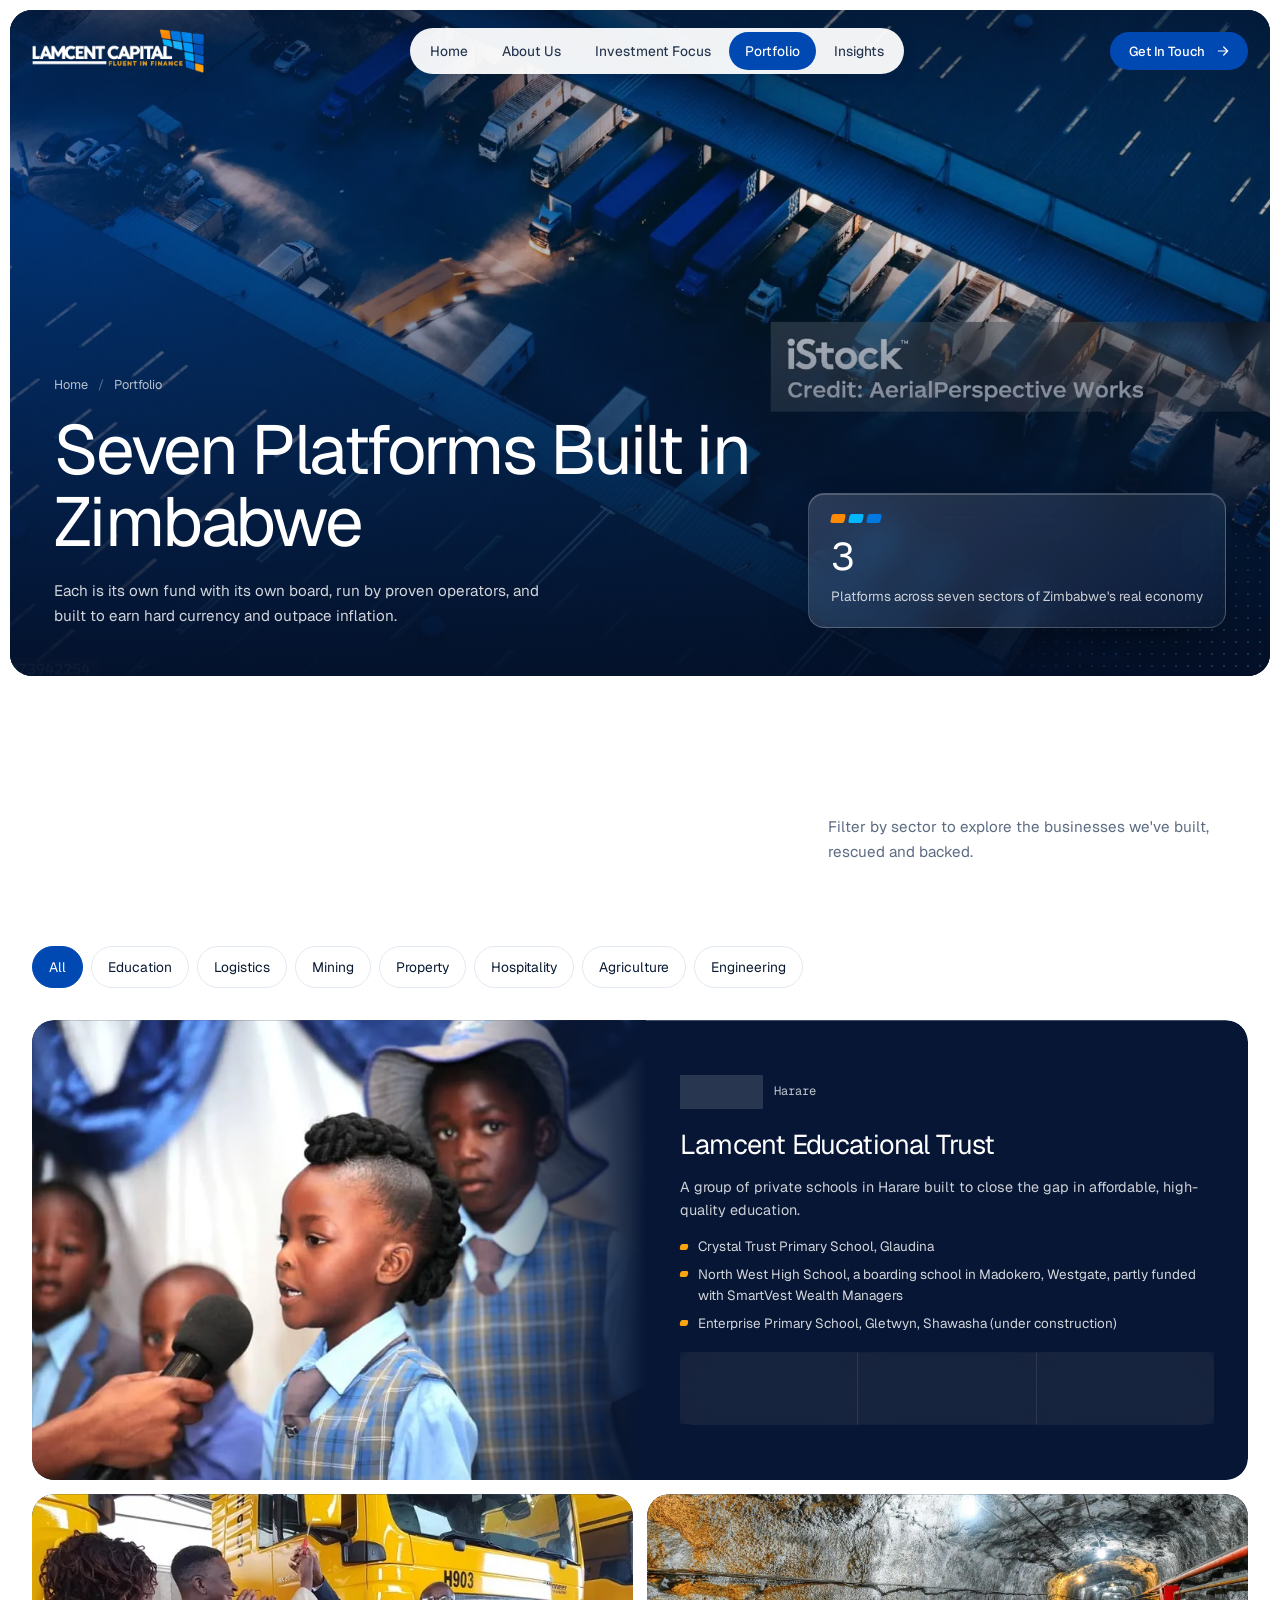
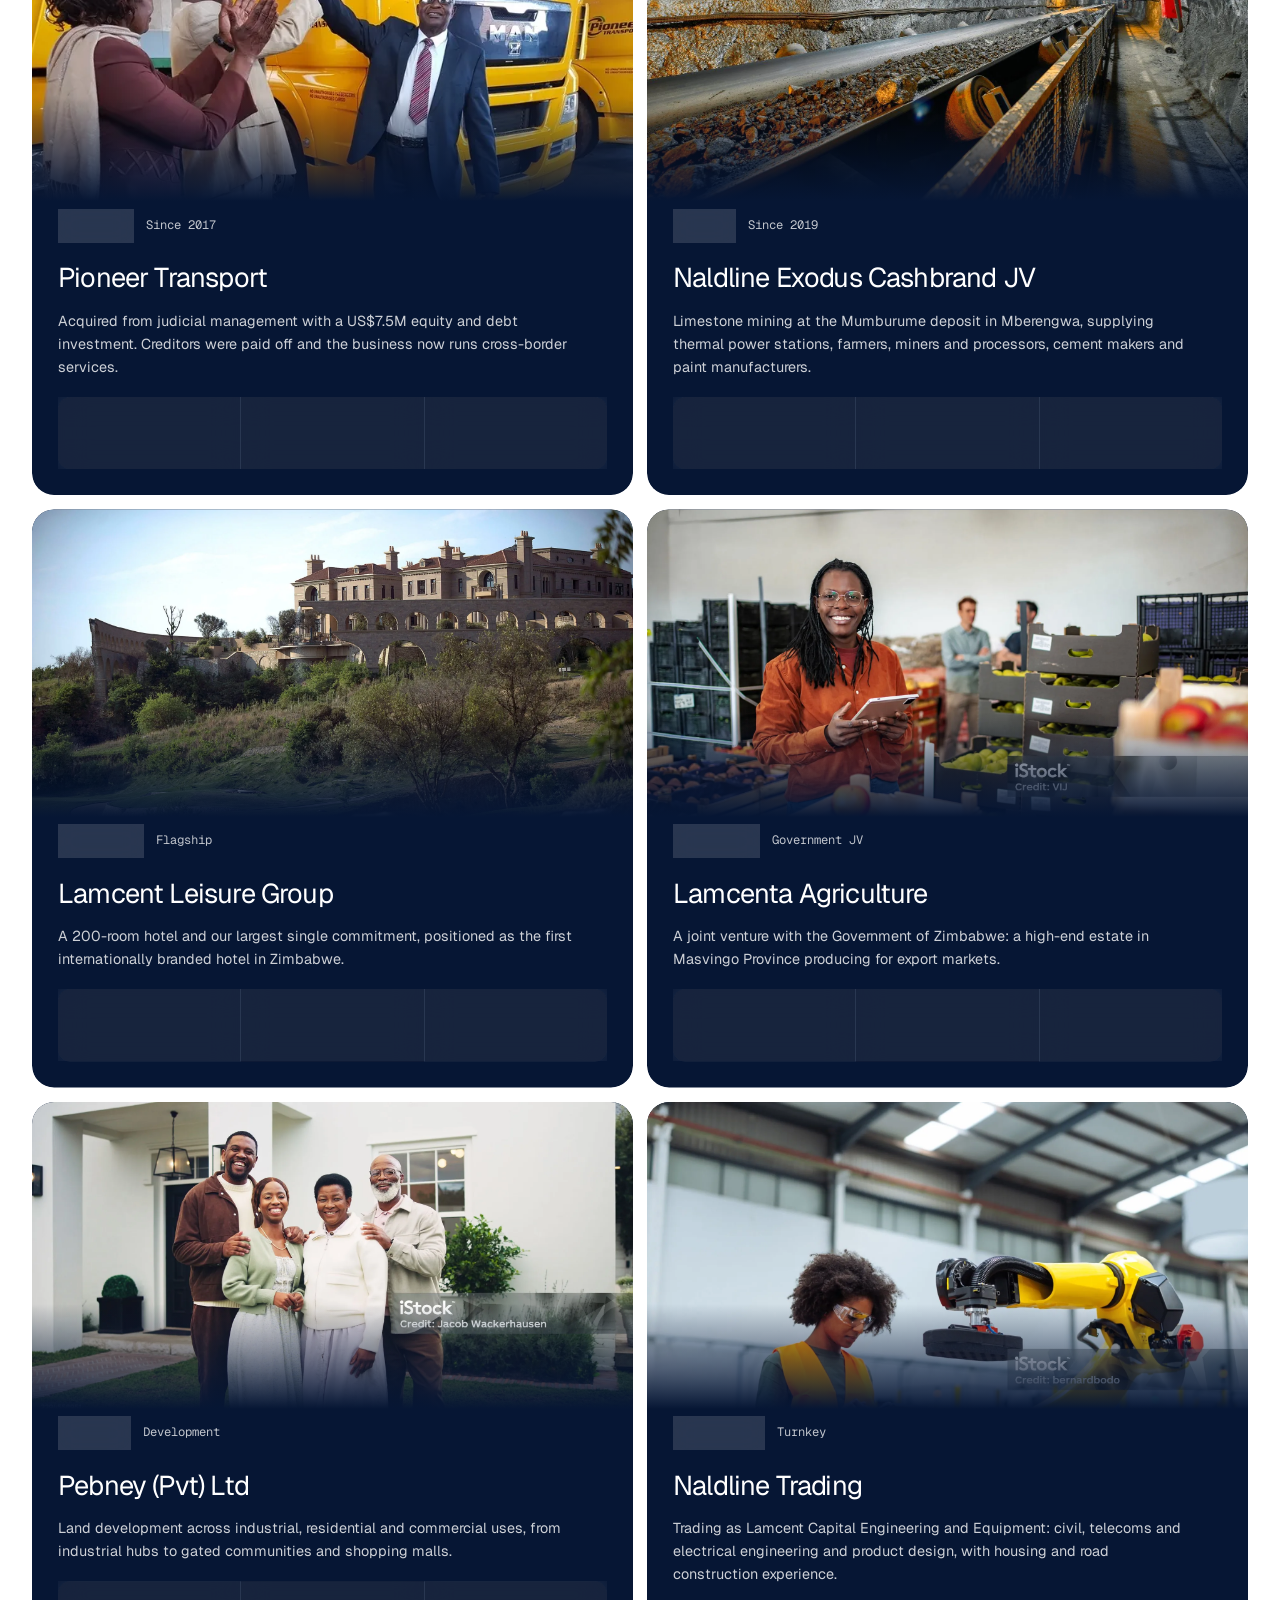
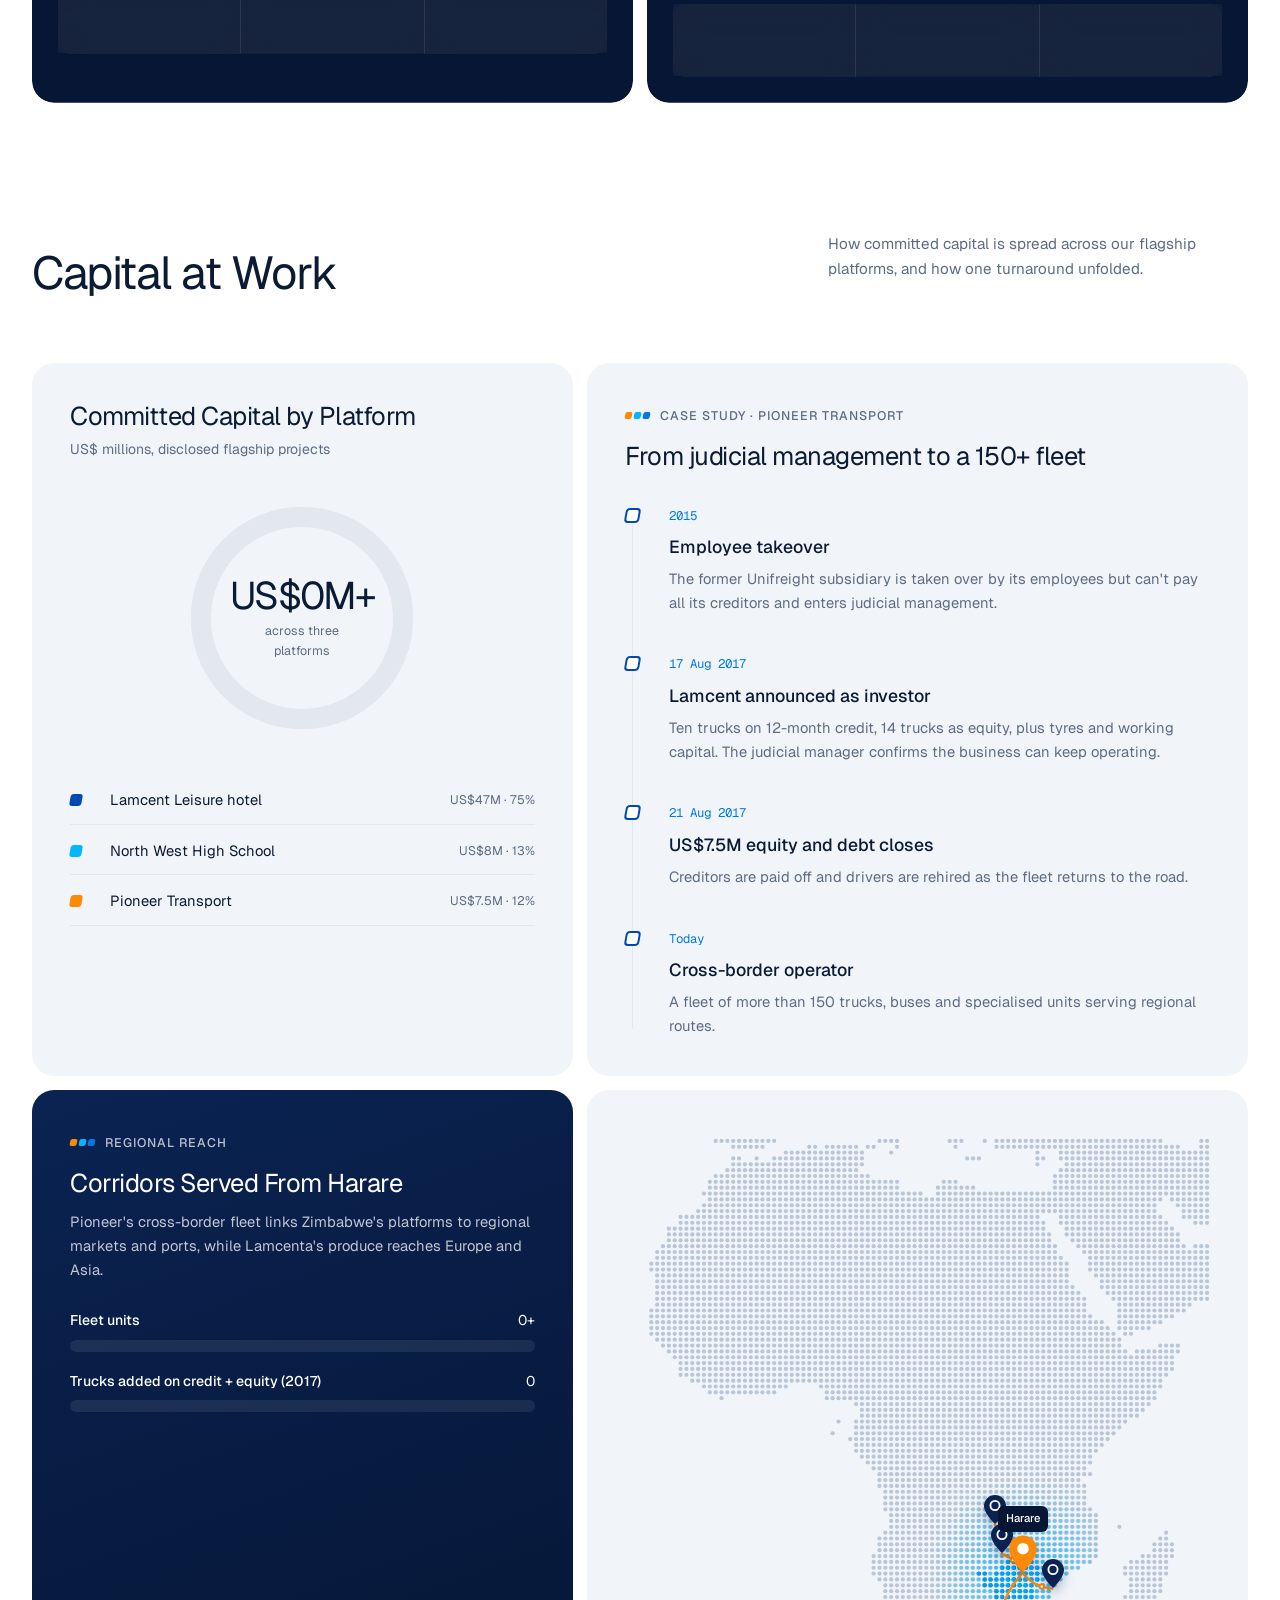
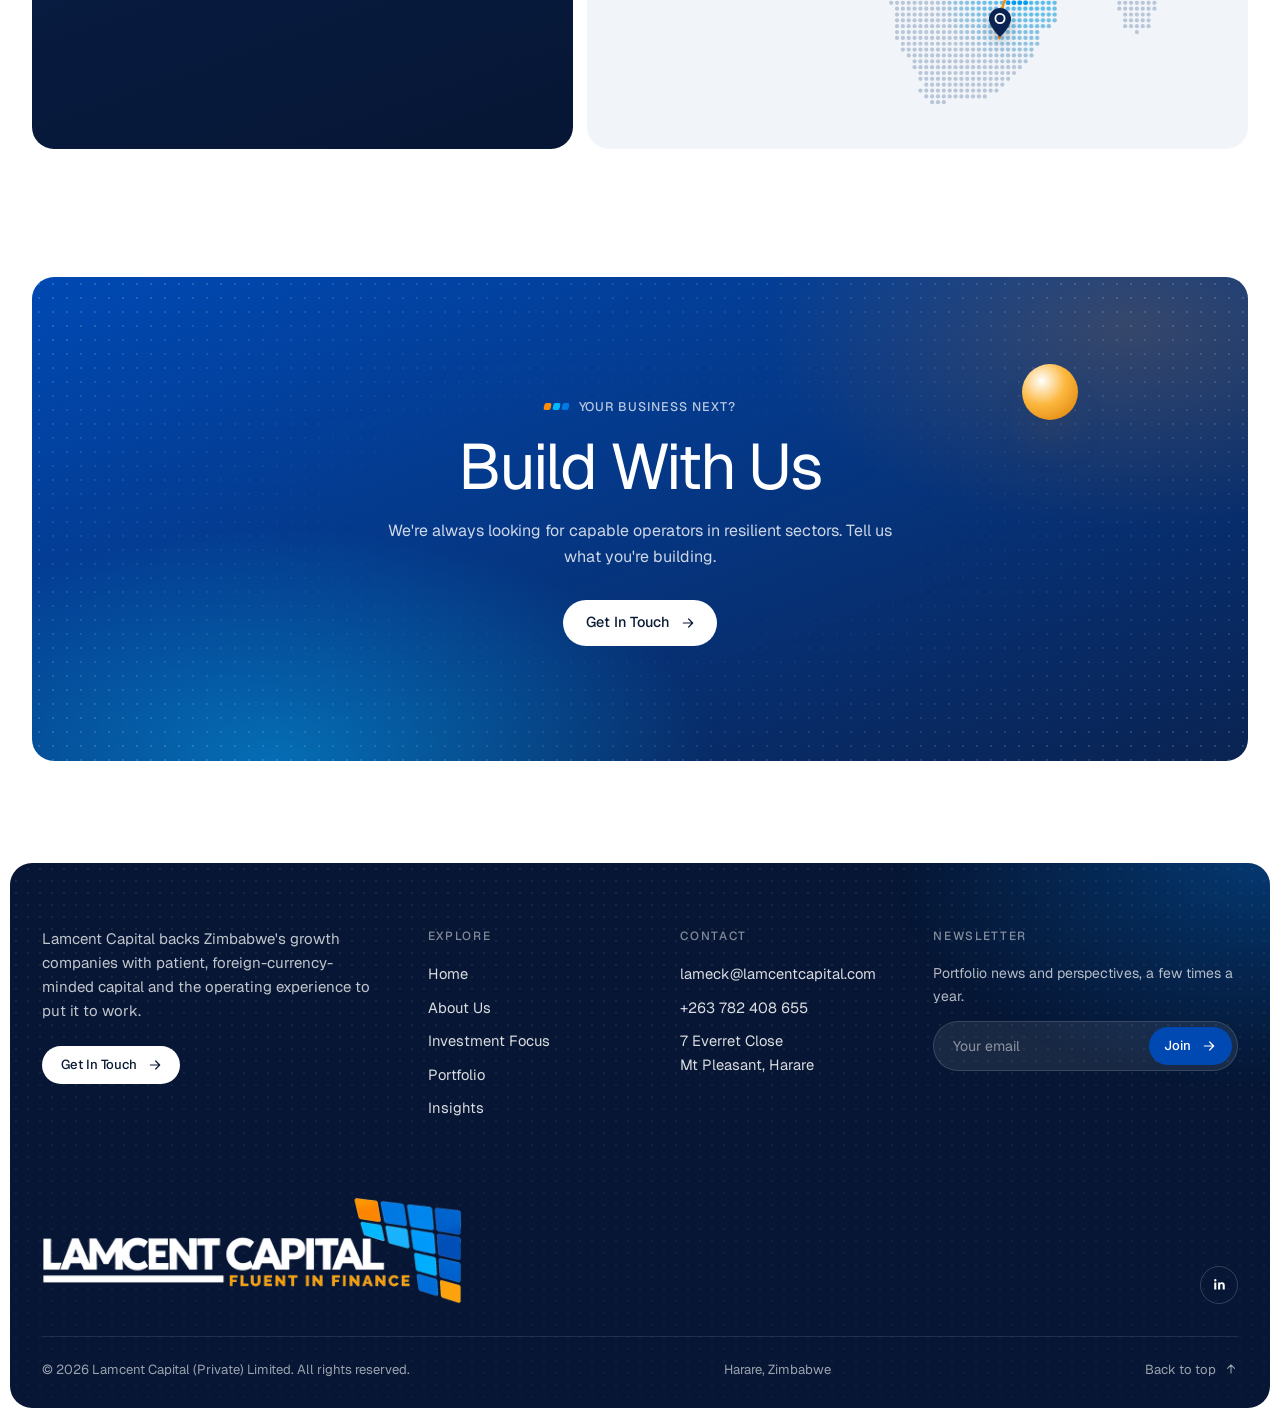
<file: portfolio.html>
<!doctype html>
<html lang="en">
<head>
<meta charset="utf-8">
<meta name="viewport" content="width=device-width, initial-scale=1">
<title>Portfolio | Lamcent Capital</title>
<meta name="description" content="Seven platforms across education, logistics, mining, property, hospitality, agriculture and engineering: the Lamcent Capital portfolio in Zimbabwe.">
<meta name="theme-color" content="#061634">
<meta property="og:type" content="website">
<meta property="og:site_name" content="Lamcent Capital">
<meta property="og:title" content="Portfolio | Lamcent Capital">
<meta property="og:description" content="Seven platforms across education, logistics, mining, property, hospitality, agriculture and engineering: the Lamcent Capital portfolio in Zimbabwe.">
<meta property="og:image" content="assets/img/hero-harare-skyline.webp">
<link rel="icon" type="image/png" href="assets/img/favicon.png">
<link rel="preconnect" href="https://fonts.googleapis.com">
<link rel="preconnect" href="https://fonts.gstatic.com" crossorigin>
<link href="https://fonts.googleapis.com/css2?family=Geist:wght@300..700&family=Geist+Mono:wght@400;500&family=Caveat:wght@500;600&display=swap" rel="stylesheet">
<link rel="stylesheet" href="assets/css/style.css?v=66094907">
<script>document.documentElement.classList.add('js')</script>
</head>
<body id="top" data-page="portfolio">
<svg xmlns="http://www.w3.org/2000/svg" aria-hidden="true" focusable="false" style="position:absolute;width:0;height:0;overflow:hidden">
  <defs>
    <!-- gold (brand amber/orange) and navy gradients for the 3D shapes -->
    <linearGradient id="sg-gold" x1="0" y1="0" x2="1" y2="1">
      <stop offset="0" stop-color="#ffe6b0"/><stop offset=".45" stop-color="#fcb73e"/><stop offset="1" stop-color="#d97a00"/>
    </linearGradient>
    <linearGradient id="sg-gold-top" x1="0" y1="0" x2="1" y2="1">
      <stop offset="0" stop-color="#fff4da"/><stop offset=".55" stop-color="#ffc766"/><stop offset="1" stop-color="#f59e0b"/>
    </linearGradient>
    <linearGradient id="sg-navy" x1="0" y1="0" x2="1" y2="1">
      <stop offset="0" stop-color="#1a4a9e"/><stop offset=".6" stop-color="#0a2352"/><stop offset="1" stop-color="#061634"/>
    </linearGradient>
    <linearGradient id="sg-inner" x1="0" y1="0" x2="0" y2="1">
      <stop offset="0" stop-color="#061634"/><stop offset="1" stop-color="#0179e3"/>
    </linearGradient>
    <linearGradient id="sg-blue" x1="0" y1="0" x2="1" y2="1">
      <stop offset="0" stop-color="#9fe3ff"/><stop offset=".5" stop-color="#0179e3"/><stop offset="1" stop-color="#0049b3"/>
    </linearGradient>
    <radialGradient id="sg-sphere" cx=".35" cy=".3" r=".8">
      <stop offset="0" stop-color="#ffffff"/><stop offset=".35" stop-color="#ffe2a8"/><stop offset=".75" stop-color="#9fd8ff"/><stop offset="1" stop-color="#4fb0f2"/>
    </radialGradient>
    <radialGradient id="sg-sphere-blue" cx=".35" cy=".3" r=".8">
      <stop offset="0" stop-color="#ffffff"/><stop offset=".4" stop-color="#9fe3ff"/><stop offset="1" stop-color="#0179e3"/>
    </radialGradient>
    <radialGradient id="sg-sphere-stone" cx=".35" cy=".3" r=".85">
      <stop offset="0" stop-color="#ffffff"/><stop offset=".5" stop-color="#d9dde3"/><stop offset="1" stop-color="#9aa3b0"/>
    </radialGradient>
    <linearGradient id="sg-amber-fade" x1="0" y1="0" x2="1" y2="0">
      <stop offset="0" stop-color="#fd8904" stop-opacity="0"/><stop offset="1" stop-color="#fd8904" stop-opacity=".9"/>
    </linearGradient>
    <linearGradient id="sg-amber-fade-r" x1="1" y1="0" x2="0" y2="0">
      <stop offset="0" stop-color="#fd8904" stop-opacity=".1"/><stop offset="1" stop-color="#fd8904" stop-opacity=".85"/>
    </linearGradient>
    <linearGradient id="sg-stone-fade" x1="0" y1="0" x2="0" y2="1">
      <stop offset="0" stop-color="#c5cad2"/><stop offset="1" stop-color="#eef0f3" stop-opacity=".2"/>
    </linearGradient>
    <linearGradient id="sg-cyan-step" x1="0" y1="0" x2="0" y2="1">
      <stop offset="0" stop-color="#03b7fe"/><stop offset="1" stop-color="#03b7fe" stop-opacity=".25"/>
    </linearGradient>
    <linearGradient id="sg-royal-step" x1="0" y1="0" x2="0" y2="1">
      <stop offset="0" stop-color="#0049b3"/><stop offset="1" stop-color="#0179e3" stop-opacity=".35"/>
    </linearGradient>
    <clipPath id="sg-sphere-clip"><circle cx="60" cy="60" r="42"/></clipPath>
    <clipPath id="sg-hole-clip"><ellipse cx="60" cy="44" rx="30" ry="13"/></clipPath>
    <mask id="sg-hole-mask" maskUnits="userSpaceOnUse" x="0" y="0" width="120" height="120">
      <rect width="120" height="120" fill="#fff"/>
      <ellipse cx="60" cy="66" rx="30" ry="13" fill="#000" clip-path="url(#sg-hole-clip)"/>
    </mask>

    <!-- 1. Ring: Private Equity -->
    <symbol id="shape-ring" viewBox="0 0 120 120">
      <g transform="rotate(-28 60 60)" mask="url(#sg-hole-mask)">
        <ellipse cx="60" cy="68" rx="40" ry="20" fill="url(#sg-navy)"/>
        <rect x="20" y="44" width="80" height="24" fill="url(#sg-gold)"/>
        <ellipse cx="60" cy="44" rx="40" ry="20" fill="url(#sg-gold-top)"/>
        <ellipse cx="60" cy="44" rx="30" ry="13" fill="url(#sg-inner)"/>
      </g>
    </symbol>

    <!-- 2. Sphere: Investment Advisory (globe meridians) -->
    <symbol id="shape-sphere" viewBox="0 0 120 120">
      <circle cx="60" cy="60" r="42" fill="url(#sg-sphere)"/>
      <g clip-path="url(#sg-sphere-clip)" stroke="#d98a12" stroke-width="1.1" opacity=".55" fill="none">
        <path d="M60 18v84M42 20c-13 26-13 54 0 80M78 20c13 26 13 54 0 80M28 30c-8 20-8 40 0 60M92 30c8 20 8 40 0 60"/>
        <path d="M18 60h84M22 42c25 7 51 7 76 0M22 78c25-7 51-7 76 0M30 28c20 5 40 5 60 0M30 92c20-5 40-5 60 0"/>
      </g>
      <ellipse cx="46" cy="40" rx="12" ry="7" fill="#fff" opacity=".55" transform="rotate(-30 46 40)"/>
    </symbol>

    <!-- 3. Twisted ribbon: Fundraising -->
    <symbol id="shape-ribbon" viewBox="0 0 120 120">
      <path d="M18 84C24 50 46 26 72 24c18-1 30 10 30 26-10-9-24-12-38-6C48 51 38 66 34 90z" fill="url(#sg-gold)"/>
      <path d="M34 90c4-24 14-39 30-46 14-6 28-3 38 6-1 14-12 26-28 31-15 5-28 8-40 9z" fill="url(#sg-navy)"/>
      <path d="M18 84c4 6 10 8 16 6l0 0c-6 1-12-1-16-6z" fill="#0a2352"/>
      <ellipse cx="68" cy="66" rx="20" ry="8" fill="#fff" opacity=".92" transform="rotate(-24 68 66)"/>
      <ellipse cx="68" cy="66" rx="20" ry="8" fill="none" stroke="#9fd8ff" stroke-width="1" opacity=".7" transform="rotate(-24 68 66)"/>
    </symbol>

    <!-- 4. Mosaic tile cluster -->
    <symbol id="shape-mosaic" viewBox="0 0 120 120">
      <g transform="skewY(8) translate(0 -8)">
        <rect x="14" y="20" width="24" height="18" rx="4" fill="#fd8904"/>
        <rect x="42" y="20" width="24" height="18" rx="4" fill="#0179e3"/>
        <rect x="70" y="20" width="24" height="18" rx="4" fill="#0066ce"/>
        <rect x="14" y="42" width="24" height="18" rx="4" fill="#03b7fe"/>
        <rect x="42" y="42" width="24" height="18" rx="4" fill="#22b0f0"/>
        <rect x="70" y="42" width="24" height="18" rx="4" fill="#0049b3"/>
        <rect x="42" y="64" width="24" height="18" rx="4" fill="#03b7fe"/>
        <rect x="70" y="64" width="24" height="18" rx="4" fill="#0066ce"/>
        <rect x="70" y="86" width="24" height="18" rx="4" fill="#fca40d"/>
      </g>
    </symbol>

    <!-- Society-style card art -->
    <symbol id="art-chevrons" viewBox="0 0 200 300" preserveAspectRatio="xMaxYMid slice">
      <path d="M40 10h70l50 70-50 70H40l50-70z" fill="url(#sg-amber-fade)"/>
      <path d="M120 10h70l50 70-50 70h-70l50-70z" fill="url(#sg-amber-fade-r)" opacity=".7"/>
      <path d="M40 160h70l50 70-50 70H40l50-70z" fill="url(#sg-amber-fade)" opacity=".85"/>
      <path d="M120 160h70l50 70-50 70h-70l50-70z" fill="url(#sg-amber-fade-r)" opacity=".55"/>
    </symbol>
    <symbol id="art-spheres" viewBox="0 0 200 300" preserveAspectRatio="xMaxYMid slice">
      <circle cx="80" cy="80" r="54" fill="url(#sg-sphere-stone)"/>
      <path d="M150 0a54 54 0 0 1 54 54v0h-54z" fill="url(#sg-stone-fade)"/>
      <path d="M26 150h108a54 54 0 0 1-108 0z" fill="url(#sg-sphere-stone)"/>
      <circle cx="190" cy="150" r="54" fill="url(#sg-stone-fade)"/>
      <path d="M26 290a54 54 0 0 1 108 0z" fill="url(#sg-sphere-stone)" opacity=".85"/>
      <circle cx="190" cy="270" r="40" fill="url(#sg-sphere-stone)" opacity=".7"/>
    </symbol>
    <symbol id="art-ellipse" viewBox="0 0 200 300" preserveAspectRatio="xMaxYMid slice">
      <ellipse cx="140" cy="150" rx="140" ry="110" fill="#0179e3" opacity=".14"/>
      <ellipse cx="140" cy="150" rx="96" ry="86" fill="#0179e3" opacity=".18"/>
      <ellipse cx="150" cy="150" rx="58" ry="56" fill="url(#sg-sphere-blue)" opacity=".85"/>
      <circle cx="150" cy="150" r="26" fill="#fff" opacity=".55"/>
      <circle cx="150" cy="150" r="14" fill="#0179e3" opacity=".35"/>
    </symbol>
    <symbol id="art-steps" viewBox="0 0 200 300" preserveAspectRatio="xMaxYMid slice">
      <rect x="40" y="20" width="80" height="80" rx="12" fill="url(#sg-royal-step)"/>
      <rect x="120" y="70" width="80" height="80" rx="12" fill="url(#sg-cyan-step)"/>
      <rect x="40" y="140" width="80" height="80" rx="12" fill="url(#sg-royal-step)" opacity=".85"/>
      <rect x="120" y="190" width="80" height="80" rx="12" fill="url(#sg-cyan-step)" opacity=".7"/>
      <rect x="40" y="260" width="80" height="80" rx="12" fill="#fd8904" opacity=".5"/>
    </symbol>
    <symbol id="art-tiles" viewBox="0 0 200 300" preserveAspectRatio="xMaxYMid slice">
      <g transform="skewY(10) translate(0 -20)">
        <rect x="50" y="40" width="60" height="44" rx="9" fill="#fd8904" opacity=".9"/>
        <rect x="116" y="40" width="60" height="44" rx="9" fill="#0179e3" opacity=".75"/>
        <rect x="50" y="90" width="60" height="44" rx="9" fill="#03b7fe" opacity=".6"/>
        <rect x="116" y="90" width="60" height="44" rx="9" fill="#0049b3" opacity=".8"/>
        <rect x="116" y="140" width="60" height="44" rx="9" fill="#03b7fe" opacity=".45"/>
        <rect x="116" y="190" width="60" height="44" rx="9" fill="#0179e3" opacity=".35"/>
        <rect x="116" y="240" width="60" height="44" rx="9" fill="#fca40d" opacity=".6"/>
      </g>
    </symbol>

    <!-- Map pins -->
    <symbol id="i-pin" viewBox="0 0 26 32"><path d="M13 31s11-10.2 11-18A11 11 0 0 0 2 13c0 7.8 11 18 11 18z" fill="#0a2352"/><circle cx="13" cy="12.5" r="4.6" fill="none" stroke="#fff" stroke-width="1.8"/></symbol>
    <symbol id="i-pin-hq" viewBox="0 0 26 32"><path d="M13 31s11-10.2 11-18A11 11 0 0 0 2 13c0 7.8 11 18 11 18z" fill="#fd8904"/><circle cx="13" cy="12.5" r="4.6" fill="#fff"/></symbol>
    <symbol id="i-pin-blue" viewBox="0 0 26 32"><path d="M13 31s11-10.2 11-18A11 11 0 0 0 2 13c0 7.8 11 18 11 18z" fill="#0179e3"/><circle cx="13" cy="12.5" r="4.6" fill="none" stroke="#fff" stroke-width="1.8"/></symbol>

    <!-- UI icons (stroke) -->
    <symbol id="i-arrow" viewBox="0 0 24 24"><path d="M5 12h14M13 6l6 6-6 6" fill="none" stroke="currentColor" stroke-width="1.8" stroke-linecap="round" stroke-linejoin="round"/></symbol>
    <symbol id="i-arrow-left" viewBox="0 0 24 24"><path d="M19 12H5M11 6l-6 6 6 6" fill="none" stroke="currentColor" stroke-width="1.8" stroke-linecap="round" stroke-linejoin="round"/></symbol>
    <symbol id="i-arrow-down" viewBox="0 0 24 24"><path d="M12 5v14M6 13l6 6 6-6" fill="none" stroke="currentColor" stroke-width="1.8" stroke-linecap="round" stroke-linejoin="round"/></symbol>
    <symbol id="i-arrow-up" viewBox="0 0 24 24"><path d="M12 19V5M6 11l6-6 6 6" fill="none" stroke="currentColor" stroke-width="1.8" stroke-linecap="round" stroke-linejoin="round"/></symbol>
    <symbol id="i-plus" viewBox="0 0 24 24"><path d="M12 4v16M4 12h16" fill="none" stroke="currentColor" stroke-width="2" stroke-linecap="round"/></symbol>
    <symbol id="i-youtube" viewBox="0 0 24 24"><path fill="currentColor" d="M23.498 6.186a3.016 3.016 0 0 0-2.122-2.136C19.505 3.545 12 3.545 12 3.545s-7.505 0-9.377.505A3.017 3.017 0 0 0 .502 6.186C0 8.07 0 12 0 12s0 3.93.502 5.814a3.016 3.016 0 0 0 2.122 2.136c1.871.505 9.376.505 9.376.505s7.505 0 9.377-.505a3.015 3.015 0 0 0 2.122-2.136C24 15.93 24 12 24 12s0-3.93-.502-5.814zM9.545 15.568V8.432L15.818 12l-6.273 3.568z"/></symbol>
    <symbol id="i-menu" viewBox="0 0 24 24"><path d="M4 8h16M4 16h10" fill="none" stroke="currentColor" stroke-width="1.8" stroke-linecap="round"/></symbol>
    <symbol id="i-close" viewBox="0 0 24 24"><path d="M6 6l12 12M18 6L6 18" fill="none" stroke="currentColor" stroke-width="1.8" stroke-linecap="round"/></symbol>
    <symbol id="i-mail" viewBox="0 0 24 24"><g fill="none" stroke="currentColor" stroke-width="1.7" stroke-linecap="round" stroke-linejoin="round"><rect x="3" y="5" width="18" height="14" rx="3"/><path d="M4 7l8 6 8-6"/></g></symbol>
    <symbol id="i-phone" viewBox="0 0 24 24"><path d="M5 4h3l2 5-2.5 1.5a11 11 0 0 0 6 6L15 14l5 2v3a2 2 0 0 1-2 2A16 16 0 0 1 3 6a2 2 0 0 1 2-2z" fill="none" stroke="currentColor" stroke-width="1.7" stroke-linejoin="round"/></symbol>
    <symbol id="i-location" viewBox="0 0 24 24"><g fill="none" stroke="currentColor" stroke-width="1.7"><path d="M12 21s7-6.3 7-12a7 7 0 0 0-14 0c0 5.7 7 12 7 12z"/><circle cx="12" cy="9" r="2.6"/></g></symbol>
    <symbol id="i-linkedin" viewBox="0 0 24 24"><path fill="currentColor" d="M6.9 8.6H3.6V20h3.3V8.6zM5.3 3.3a1.9 1.9 0 1 0 0 3.8 1.9 1.9 0 0 0 0-3.8zM20.4 13.5c0-3.1-1.7-5.1-4.4-5.1-1.5 0-2.6.8-3 1.6V8.6H9.8V20h3.3v-6c0-1.6.7-2.7 2.1-2.7 1.3 0 1.9.9 1.9 2.7v6h3.3v-6.5z"/></symbol>
    <symbol id="i-facebook" viewBox="0 0 24 24"><path fill="currentColor" d="M13.5 21v-7.4H16l.4-3h-2.9V8.8c0-.9.3-1.5 1.5-1.5h1.5V4.6c-.3 0-1.2-.1-2.2-.1-2.2 0-3.7 1.3-3.7 3.8v2.3H8.1v3h2.5V21h2.9z"/></symbol>

    <!-- Feature icons (line) -->
    <symbol id="i-board" viewBox="0 0 24 24"><g fill="none" stroke="currentColor" stroke-width="1.6" stroke-linecap="round" stroke-linejoin="round"><rect x="3" y="4" width="18" height="12" rx="2"/><path d="M8 20h8M12 16v4M7 12l3-3 2 2 4-4"/></g></symbol>
    <symbol id="i-handshake" viewBox="0 0 24 24"><g fill="none" stroke="currentColor" stroke-width="1.6" stroke-linecap="round" stroke-linejoin="round"><path d="M3 12l4-4 4 2 3-2 7 4"/><path d="M7 8v6l5 4 3-2 3 1 3-3M10 14l2 2M12 12l2 2"/></g></symbol>
    <symbol id="i-shield" viewBox="0 0 24 24"><g fill="none" stroke="currentColor" stroke-width="1.6" stroke-linecap="round" stroke-linejoin="round"><path d="M12 3l8 3v6c0 4.5-3.4 8-8 9-4.6-1-8-4.5-8-9V6z"/><path d="M9 12l2 2 4-4"/></g></symbol>
    <symbol id="i-coins" viewBox="0 0 24 24"><g fill="none" stroke="currentColor" stroke-width="1.6" stroke-linecap="round" stroke-linejoin="round"><ellipse cx="9" cy="7" rx="6" ry="3"/><path d="M3 7v4c0 1.7 2.7 3 6 3s6-1.3 6-3V7"/><path d="M9 14v3c0 1.7 2.7 3 6 3s6-1.3 6-3v-4c0-1.6-2.4-2.9-5.5-3"/></g></symbol>
    <symbol id="i-landmark" viewBox="0 0 24 24"><g fill="none" stroke="currentColor" stroke-width="1.6" stroke-linecap="round" stroke-linejoin="round"><path d="M3 10l9-6 9 6M5 10v8M9.5 10v8M14.5 10v8M19 10v8M3 20h18"/></g></symbol>
    <symbol id="i-users" viewBox="0 0 24 24"><g fill="none" stroke="currentColor" stroke-width="1.6" stroke-linecap="round" stroke-linejoin="round"><circle cx="9" cy="8" r="3.2"/><path d="M3 19c0-3.3 2.7-5.5 6-5.5s6 2.2 6 5.5"/><circle cx="17" cy="9" r="2.4"/><path d="M16 13.6c2.9.2 5 2 5 4.9"/></g></symbol>
    <symbol id="i-spark" viewBox="0 0 24 24"><g fill="none" stroke="currentColor" stroke-width="1.6" stroke-linecap="round" stroke-linejoin="round"><path d="M12 3v4M12 17v4M3 12h4M17 12h4M6 6l2.5 2.5M15.5 15.5L18 18M6 18l2.5-2.5M15.5 8.5L18 6"/></g></symbol>
    <symbol id="i-target" viewBox="0 0 24 24"><g fill="none" stroke="currentColor" stroke-width="1.6"><circle cx="12" cy="12" r="8.5"/><circle cx="12" cy="12" r="4.5"/><circle cx="12" cy="12" r="1" fill="currentColor"/></g></symbol>
    <symbol id="i-chart" viewBox="0 0 24 24"><g fill="none" stroke="currentColor" stroke-width="1.6" stroke-linecap="round" stroke-linejoin="round"><path d="M4 4v16h16"/><path d="M8 15l3-4 3 2 5-6"/></g></symbol>
    <symbol id="i-globe" viewBox="0 0 24 24"><g fill="none" stroke="currentColor" stroke-width="1.6"><circle cx="12" cy="12" r="8.5"/><path d="M3.5 12h17M12 3.5c2.5 2.6 3.6 5.4 3.6 8.5s-1.1 5.9-3.6 8.5c-2.5-2.6-3.6-5.4-3.6-8.5s1.1-5.9 3.6-8.5z"/></g></symbol>
    <symbol id="i-heart" viewBox="0 0 24 24"><path d="M12 20s-7.5-4.6-7.5-10A4.3 4.3 0 0 1 12 7.4 4.3 4.3 0 0 1 19.5 10c0 5.4-7.5 10-7.5 10z" fill="none" stroke="currentColor" stroke-width="1.6" stroke-linejoin="round"/></symbol>
    <symbol id="i-award" viewBox="0 0 24 24"><g fill="none" stroke="currentColor" stroke-width="1.6" stroke-linecap="round" stroke-linejoin="round"><circle cx="12" cy="9" r="5.5"/><path d="M8.5 13.5L7 21l5-2.5 5 2.5-1.5-7.5"/></g></symbol>
    <symbol id="i-book" viewBox="0 0 24 24"><g fill="none" stroke="currentColor" stroke-width="1.6" stroke-linecap="round" stroke-linejoin="round"><path d="M4 5.5A2.5 2.5 0 0 1 6.5 3H20v15H6.5A2.5 2.5 0 0 0 4 20.5z"/><path d="M4 20.5A2.5 2.5 0 0 0 6.5 23H20v-5"/></g></symbol>
    <symbol id="i-truck" viewBox="0 0 24 24"><g fill="none" stroke="currentColor" stroke-width="1.6" stroke-linecap="round" stroke-linejoin="round"><path d="M2 6h12v10H2zM14 9h4l4 4v3h-8z"/><circle cx="6" cy="18" r="2"/><circle cx="18" cy="18" r="2"/></g></symbol>
    <symbol id="i-leaf" viewBox="0 0 24 24"><g fill="none" stroke="currentColor" stroke-width="1.6" stroke-linecap="round" stroke-linejoin="round"><path d="M5 19c0-8 5-14 15-15-1 10-7 15-15 15z"/><path d="M5 19l8-8"/></g></symbol>
    <symbol id="i-pick" viewBox="0 0 24 24"><g fill="none" stroke="currentColor" stroke-width="1.6" stroke-linecap="round" stroke-linejoin="round"><path d="M4 8c5-4 11-4 16 0M12 6l-7 15"/><path d="M14 13l3 8"/></g></symbol>
    <symbol id="i-building" viewBox="0 0 24 24"><g fill="none" stroke="currentColor" stroke-width="1.6" stroke-linecap="round" stroke-linejoin="round"><path d="M4 21V5l8-2v18M12 8h8v13M3 21h18M7 8h2M7 12h2M7 16h2M15 12h2M15 16h2"/></g></symbol>
    <symbol id="i-bolt" viewBox="0 0 24 24"><path d="M13 3L5 13h6l-1 8 8-10h-6z" fill="none" stroke="currentColor" stroke-width="1.6" stroke-linejoin="round"/></symbol>
    <symbol id="i-bed" viewBox="0 0 24 24"><g fill="none" stroke="currentColor" stroke-width="1.6" stroke-linecap="round" stroke-linejoin="round"><path d="M3 18V6M3 14h18v4M21 14v-3a3 3 0 0 0-3-3h-7v6"/><circle cx="7" cy="10.5" r="2"/></g></symbol>
    <symbol id="i-health" viewBox="0 0 24 24"><g fill="none" stroke="currentColor" stroke-width="1.6" stroke-linecap="round" stroke-linejoin="round"><rect x="3" y="3" width="18" height="18" rx="5"/><path d="M12 8v8M8 12h8"/></g></symbol>
    <!-- Phosphor duotone (MIT) -->
    <symbol id="ph-presentation-chart" viewBox="0 0 256 256" fill="currentColor"><path d="M224,56V176a8,8,0,0,1-8,8H40a8,8,0,0,1-8-8V56a8,8,0,0,1,8-8H216A8,8,0,0,1,224,56Z" class="ph-tone"/><path d="M216,40H136V24a8,8,0,0,0-16,0V40H40A16,16,0,0,0,24,56V176a16,16,0,0,0,16,16H79.36L57.75,219a8,8,0,0,0,12.5,10l29.59-37h56.32l29.59,37a8,8,0,1,0,12.5-10l-21.61-27H216a16,16,0,0,0,16-16V56A16,16,0,0,0,216,40Zm0,136H40V56H216V176ZM104,120v24a8,8,0,0,1-16,0V120a8,8,0,0,1,16,0Zm32-16v40a8,8,0,0,1-16,0V104a8,8,0,0,1,16,0Zm32-16v56a8,8,0,0,1-16,0V88a8,8,0,0,1,16,0Z"/></symbol>
    <symbol id="ph-handshake" viewBox="0 0 256 256" fill="currentColor"><path d="M200,152l-40,40L96,176,40,136,72.68,70.63,128,56l55.32,14.63L183.6,72H144L98.34,116.29a8,8,0,0,0,1.38,12.42C117.23,139.9,141,139.13,160,120Z" class="ph-tone"/><path d="M254.3,107.91,228.78,56.85a16,16,0,0,0-21.47-7.15L182.44,62.13,130.05,48.27a8.14,8.14,0,0,0-4.1,0L73.56,62.13,48.69,49.7a16,16,0,0,0-21.47,7.15L1.7,107.9a16,16,0,0,0,7.15,21.47l27,13.51,55.49,39.63a8.06,8.06,0,0,0,2.71,1.25l64,16a8,8,0,0,0,7.6-2.1l55.07-55.08,26.42-13.21a16,16,0,0,0,7.15-21.46Zm-54.89,33.37L165,113.72a8,8,0,0,0-10.68.61C136.51,132.27,116.66,130,104,122L147.24,80h31.81l27.21,54.41ZM41.53,64,62,74.22,36.43,125.27,16,115.06Zm116,119.13L99.42,168.61l-49.2-35.14,28-56L128,64.28l9.8,2.59-45,43.68-.08.09a16,16,0,0,0,2.72,24.81c20.56,13.13,45.37,11,64.91-5L188,152.66Zm62-57.87-25.52-51L214.47,64,240,115.06Zm-87.75,92.67a8,8,0,0,1-7.75,6.06,8.13,8.13,0,0,1-1.95-.24L80.41,213.33a7.89,7.89,0,0,1-2.71-1.25L51.35,193.26a8,8,0,0,1,9.3-13l25.11,17.94L126,208.24A8,8,0,0,1,131.82,217.94Z"/></symbol>
    <symbol id="ph-shield-check" viewBox="0 0 256 256" fill="currentColor"><path d="M216,56v56c0,96-88,120-88,120S40,208,40,112V56a8,8,0,0,1,8-8H208A8,8,0,0,1,216,56Z" class="ph-tone"/><path d="M208,40H48A16,16,0,0,0,32,56v56c0,52.72,25.52,84.67,46.93,102.19,23.06,18.86,46,25.26,47,25.53a8,8,0,0,0,4.2,0c1-.27,23.91-6.67,47-25.53C198.48,196.67,224,164.72,224,112V56A16,16,0,0,0,208,40Zm0,72c0,37.07-13.66,67.16-40.6,89.42A129.3,129.3,0,0,1,128,223.62a128.25,128.25,0,0,1-38.92-21.81C61.82,179.51,48,149.3,48,112l0-56,160,0ZM82.34,141.66a8,8,0,0,1,11.32-11.32L112,148.69l50.34-50.35a8,8,0,0,1,11.32,11.32l-56,56a8,8,0,0,1-11.32,0Z"/></symbol>
    <symbol id="ph-bank" viewBox="0 0 256 256" fill="currentColor"><path d="M232,96H24L128,32Z" class="ph-tone"/><path d="M24,104H48v64H32a8,8,0,0,0,0,16H224a8,8,0,0,0,0-16H208V104h24a8,8,0,0,0,4.19-14.81l-104-64a8,8,0,0,0-8.38,0l-104,64A8,8,0,0,0,24,104Zm40,0H96v64H64Zm80,0v64H112V104Zm48,64H160V104h32ZM128,41.39,203.74,88H52.26ZM248,208a8,8,0,0,1-8,8H16a8,8,0,0,1,0-16H240A8,8,0,0,1,248,208Z"/></symbol>
    <symbol id="ph-users-three" viewBox="0 0 256 256" fill="currentColor"><path d="M168,144a40,40,0,1,1-40-40A40,40,0,0,1,168,144ZM64,56A32,32,0,1,0,96,88,32,32,0,0,0,64,56Zm128,0a32,32,0,1,0,32,32A32,32,0,0,0,192,56Z" class="ph-tone"/><path d="M244.8,150.4a8,8,0,0,1-11.2-1.6A51.6,51.6,0,0,0,192,128a8,8,0,0,1,0-16,24,24,0,1,0-23.24-30,8,8,0,1,1-15.5-4A40,40,0,1,1,219,117.51a67.94,67.94,0,0,1,27.43,21.68A8,8,0,0,1,244.8,150.4ZM190.92,212a8,8,0,1,1-13.85,8,57,57,0,0,0-98.15,0,8,8,0,1,1-13.84-8,72.06,72.06,0,0,1,33.74-29.92,48,48,0,1,1,58.36,0A72.06,72.06,0,0,1,190.92,212ZM128,176a32,32,0,1,0-32-32A32,32,0,0,0,128,176ZM72,120a8,8,0,0,0-8-8A24,24,0,1,1,87.24,82a8,8,0,1,0,15.5-4A40,40,0,1,0,37,117.51,67.94,67.94,0,0,0,9.6,139.19a8,8,0,1,0,12.8,9.61A51.6,51.6,0,0,1,64,128,8,8,0,0,0,72,120Z"/></symbol>
  </defs>
</svg>
<a class="skip-link" href="#main">Skip to content</a>

<div class="preloader" aria-hidden="true">
  <div class="preloader__mosaic">
    <i style="background:#fd8904;animation-delay:.05s"></i><i style="background:#0179e3;animation-delay:.1s"></i><i style="background:#0066ce;animation-delay:.15s"></i><i style="background:#0049b3;animation-delay:.2s"></i>
    <i style="background:#03b7fe;animation-delay:.12s"></i><i style="background:#22b0f0;animation-delay:.17s"></i><i style="background:#0179e3;animation-delay:.22s"></i><i style="background:#0049b3;animation-delay:.27s"></i>
    <i class="e"></i><i class="e"></i><i style="background:#03b7fe;animation-delay:.29s"></i><i style="background:#0066ce;animation-delay:.34s"></i>
    <i class="e"></i><i class="e"></i><i style="background:#0179e3;animation-delay:.36s"></i><i style="background:#fca40d;animation-delay:.41s"></i>
  </div>
  <div class="preloader__word">Lamcent Capital · Fluent in Finance</div>
</div>

<header class="site-header">
  <div class="container">
    <a class="brand" href="index.html" aria-label="Lamcent Capital home">
      <img class="logo-light" src="assets/img/logo-white.png" alt="Lamcent Capital, Fluent in Finance" width="880" height="224">
      <img class="logo-dark" src="assets/img/logo.png" alt="" width="880" height="224">
    </a>
    <nav class="nav-pill" aria-label="Primary">
      <span class="nav-glider" aria-hidden="true"></span>
      <a href="index.html">Home</a>
      <a href="about.html">About Us</a>
      <a href="investment-focus.html">Investment Focus</a>
      <a href="portfolio.html" aria-current="page">Portfolio</a>
      <a href="insights.html">Insights</a>
    </nav>
    <a class="btn btn--sm header-cta" href="contact.html">Get In Touch <svg class="arrow"><use href="#i-arrow"/></svg></a>
    <a class="btn btn--sm btn--glass header-portfolio" href="portfolio.html" aria-current="page">Portfolio</a>
    <button class="menu-toggle" type="button" aria-label="Open menu" aria-controls="drawer"><svg><use href="#i-menu"/></svg></button>
  </div>
</header>

<div class="drawer" id="drawer" aria-hidden="true">
  <div class="drawer__scrim"></div>
  <div class="drawer__panel" role="dialog" aria-modal="true" aria-label="Menu">
    <div class="drawer__top">
      <a class="brand" href="index.html"><img src="assets/img/logo-white.png" alt="Lamcent Capital" width="880" height="224"></a>
      <button class="menu-toggle" type="button" data-close aria-label="Close menu" style="display:grid"><svg><use href="#i-close"/></svg></button>
    </div>
    <nav aria-label="Mobile">
      <a href="index.html"><span>01</span>Home</a>
      <a href="about.html"><span>02</span>About Us</a>
      <a href="investment-focus.html"><span>03</span>Investment Focus</a>
      <a href="portfolio.html" aria-current="page"><span>04</span>Portfolio</a>
      <a href="insights.html"><span>05</span>Insights</a>
      <a href="contact.html"><span>06</span>Contact</a>
    </nav>
    <div class="drawer__foot">
      <span class="drawer__kicker">Talk to us</span>
      <div class="drawer__contacts">
        <a href="mailto:lameck@lamcentcapital.com"><span class="drawer__ic"><svg><use href="#i-mail"/></svg></span><span><small>Email</small>lameck@lamcentcapital.com</span></a>
        <a href="tel:+263782408655"><span class="drawer__ic"><svg><use href="#i-phone"/></svg></span><span><small>Call</small>+263 782 408 655</span></a>
        <a href="https://maps.google.com/?q=7+Everret+Close,+Mt+Pleasant,+Harare" target="_blank" rel="noopener"><span class="drawer__ic"><svg viewBox="0 0 26 32"><use href="#i-pin"/></svg></span><span><small>Visit</small>7 Everret Close, Mt Pleasant, Harare</span></a>
      </div>
      <div class="drawer__social">
        <span>Follow</span>
        <div class="socials">
          <a href="https://www.linkedin.com/company/lamcent-capital/" target="_blank" rel="noopener" aria-label="Lamcent Capital on LinkedIn"><svg><use href="#i-linkedin"/></svg></a>
        </div>
      </div>
    </div>
  </div>
</div>

<main id="main">
<section class="hero hero--page">
  <div class="hero__card">
    <div class="hero__media">
      <img src="assets/img/logistics-depot-night.webp" alt="Aerial view of a logistics depot at dusk with trucks lined up at loading bays" width="1920" height="1439" fetchpriority="high">
    </div>
    <div class="hero__inner">
      <div>
        <nav class="crumbs" aria-label="Breadcrumb" data-hero="1"><a href="index.html">Home</a><span aria-hidden="true">/</span><span>Portfolio</span></nav>
        <h1 class="display" data-hero="1">Seven Platforms Built in Zimbabwe</h1>
        <p class="hero__sub" data-hero="2">Each is its own fund with its own board, run by proven operators, and built to earn hard currency and outpace inflation.</p>
      </div>
      <div class="hero__aside">
        <div class="glass-stat" data-hero="4">
          <div class="glass-stat__tiles" aria-hidden="true"><i style="background:var(--orange)"></i><i style="background:var(--cyan)"></i><i style="background:var(--blue)"></i></div>
          <div class="glass-stat__value">7</div>
          <div class="glass-stat__label">Platforms across seven sectors of Zimbabwe's real economy</div>
        </div>
      </div>
    </div>
  </div>
</section>

<section class="section">
  <div class="container">
    <div class="section-head">
      <h2 class="h2" data-split>Our Portfolio</h2>
      <div class="section-head__aside" data-reveal><p class="lede">Filter by sector to explore the businesses we've built, rescued and backed.</p></div>
    </div>

    <div class="filters" data-target=".pcard" role="group" aria-label="Filter portfolio by sector" data-reveal>
      <button type="button" class="is-active" aria-pressed="true" data-filter="all">All</button>
      <button type="button" aria-pressed="false" data-filter="education">Education</button>
      <button type="button" aria-pressed="false" data-filter="logistics">Logistics</button>
      <button type="button" aria-pressed="false" data-filter="mining">Mining</button>
      <button type="button" aria-pressed="false" data-filter="property">Property</button>
      <button type="button" aria-pressed="false" data-filter="hospitality">Hospitality</button>
      <button type="button" aria-pressed="false" data-filter="agriculture">Agriculture</button>
      <button type="button" aria-pressed="false" data-filter="engineering">Engineering</button>
    </div>

    <div class="pgrid">
      <article class="pcard pcard--wide" data-sector="education" data-reveal>
        <div class="pcard__media"><img src="assets/img/crystal-trust-learners.webp" alt="Crystal Trust learners in blue uniforms at a school event" width="960" height="640" loading="lazy" data-focus="44 28 62 55" style="object-position:53% 41.5%"></div>
        <div class="pcard__body">
          <div class="pcard__tags"><span class="pcard__sector">Education</span><span class="pcard__year">Harare</span></div>
          <h3>Lamcent Educational Trust</h3>
          <p>A group of private schools in Harare built to close the gap in affordable, high-quality education.</p>
          <ul class="pcard__list">
            <li>Crystal Trust Primary School, Glaudina</li>
            <li>North West High School, a boarding school in Madokero, Westgate, partly funded with SmartVest Wealth Managers</li>
            <li>Enterprise Primary School, Gletwyn, Shawasha (under construction)</li>
          </ul>
          <div class="pcard__facts">
            <div><b>3</b><span>Schools</span></div>
            <div><b>US$8M</b><span>North West High (est.)</span></div>
            <div><b>Boarding</b><span>And day schooling</span></div>
          </div>
        </div>
      </article>

      <article class="pcard" data-sector="logistics" data-reveal>
        <div class="pcard__media"><img src="assets/img/pioneer-handover.webp" alt="Pioneer Transport leaders celebrating in front of new yellow trucks" width="749" height="499" loading="lazy" data-focus="25 10 75 35" style="object-position:50% 22.5%"></div>
        <div class="pcard__body">
          <div class="pcard__tags"><span class="pcard__sector">Logistics</span><span class="pcard__year">Since 2017</span></div>
          <h3>Pioneer Transport</h3>
          <p>Acquired from judicial management with a US$7.5M equity and debt investment. Creditors were paid off and the business now runs cross-border services.</p>
          <div class="pcard__facts">
            <div><b>US$7.5M</b><span>Investment, Aug 2017</span></div>
            <div><b>150+</b><span>Trucks, buses &amp; units</span></div>
            <div><b>Cross-border</b><span>Regional haulage</span></div>
          </div>
        </div>
      </article>

      <article class="pcard" data-sector="mining" data-reveal style="--d:.1s">
        <div class="pcard__media"><img src="assets/img/mining-conveyor.webp" alt="An underground conveyor carrying ore through a lit mine tunnel" width="1600" height="1065" loading="lazy" data-focus="30 40 80 80" style="object-position:55% 60%"></div>
        <div class="pcard__body">
          <div class="pcard__tags"><span class="pcard__sector">Mining</span><span class="pcard__year">Since 2019</span></div>
          <h3>Naldline Exodus Cashbrand JV</h3>
          <p>Limestone mining at the Mumburume deposit in Mberengwa, supplying thermal power stations, farmers, miners and processors, cement makers and paint manufacturers.</p>
          <div class="pcard__facts">
            <div><b>~100Mt</b><span>Limestone resource</span></div>
            <div><b>30,000t</b><span>Monthly capacity</span></div>
            <div><b>2019</b><span>JV formed</span></div>
          </div>
        </div>
      </article>

      <article class="pcard" data-sector="hospitality" data-reveal>
        <div class="pcard__media"><img src="assets/img/leisure-estate.webp" alt="A grand hotel building above terraced gardens and an outdoor lounge" width="1920" height="1277" loading="lazy" data-focus="48 4 96 30" style="object-position:72% 17%"></div>
        <div class="pcard__body">
          <div class="pcard__tags"><span class="pcard__sector">Hospitality</span><span class="pcard__year">Flagship</span></div>
          <h3>Lamcent Leisure Group</h3>
          <p>A 200-room hotel and our largest single commitment, positioned as the first internationally branded hotel in Zimbabwe.</p>
          <div class="pcard__facts">
            <div><b>US$47M</b><span>Project value</span></div>
            <div><b>200</b><span>Rooms</span></div>
            <div><b>Int'l brand</b><span>A first for Zimbabwe</span></div>
          </div>
        </div>
      </article>

      <article class="pcard" data-sector="agriculture" data-reveal style="--d:.1s">
        <div class="pcard__media"><img src="assets/img/agro-processing.webp" alt="A farm manager holding a tablet among crates of fresh fruit in a packhouse" width="1920" height="1280" loading="lazy" data-focus="26 12 37 30" style="object-position:31.5% 21%"></div>
        <div class="pcard__body">
          <div class="pcard__tags"><span class="pcard__sector">Agriculture</span><span class="pcard__year">Government JV</span></div>
          <h3>Lamcenta Agriculture</h3>
          <p>A joint venture with the Government of Zimbabwe: a high-end estate in Masvingo Province producing for export markets.</p>
          <div class="pcard__facts">
            <div><b>5,000 ha</b><span>Estate, Masvingo</span></div>
            <div><b>Beef</b><span>Lucerne &amp; citrus</span></div>
            <div><b>Export</b><span>Europe &amp; Asia</span></div>
          </div>
        </div>
      </article>

      <article class="pcard" data-sector="property" data-reveal>
        <div class="pcard__media"><img src="assets/img/family-home.webp" alt="A multi-generational family smiling outside their new home" width="1920" height="1013" loading="lazy" data-focus="30 8 68 28" style="object-position:49% 18%"></div>
        <div class="pcard__body">
          <div class="pcard__tags"><span class="pcard__sector">Property</span><span class="pcard__year">Development</span></div>
          <h3>Pebney (Pvt) Ltd</h3>
          <p>Land development across industrial, residential and commercial uses, from industrial hubs to gated communities and shopping malls.</p>
          <div class="pcard__facts">
            <div><b>Industrial</b><span>Hubs</span></div>
            <div><b>Residential</b><span>Gated communities</span></div>
            <div><b>Commercial</b><span>Shopping malls</span></div>
          </div>
        </div>
      </article>

      <article class="pcard" data-sector="engineering" data-reveal style="--d:.1s">
        <div class="pcard__media"><img src="assets/img/manufacturing-robotics.webp" alt="An engineer in a hi-vis vest operating an industrial robot arm with a tablet" width="1920" height="1281" loading="lazy" data-focus="22 27 37 45" style="object-position:29.5% 36%"></div>
        <div class="pcard__body">
          <div class="pcard__tags"><span class="pcard__sector">Engineering</span><span class="pcard__year">Turnkey</span></div>
          <h3>Naldline Trading</h3>
          <p>Trading as Lamcent Capital Engineering and Equipment: civil, telecoms and electrical engineering and product design, with housing and road construction experience.</p>
          <div class="pcard__facts">
            <div><b>Huawei</b><span>Accredited installer</span></div>
            <div><b>Turnkey</b><span>Passive equipment</span></div>
            <div><b>Civil</b><span>Housing &amp; roads</span></div>
          </div>
        </div>
      </article>
    </div>
  </div>
</section>

<!-- Charts + Pioneer story -->
<section class="section section--flush-top">
  <div class="container">
    <div class="section-head">
      <h2 class="h2" data-split>Capital at Work</h2>
      <div class="section-head__aside" data-reveal><p class="lede">How committed capital is spread across our flagship platforms, and how one turnaround unfolded.</p></div>
    </div>
    <div class="map-panel">
      <div class="map-panel__card" data-reveal>
        <h3 class="h3">Committed Capital by Platform</h3>
        <p class="small" style="margin-top:6px">US$ millions, disclosed flagship projects</p>
        <div class="donut" style="margin-top:28px" role="img" aria-label="Donut chart: Lamcent Leisure US$47M, North West High School US$8M, Pioneer Transport US$7.5M, total about US$62M">
          <svg viewBox="0 0 180 180">
            <circle cx="90" cy="90" r="70" stroke="rgba(10,27,51,.06)"/>
            <circle class="seg" cx="90" cy="90" r="70" stroke="#0049b3" data-val="47"/>
            <circle class="seg" cx="90" cy="90" r="70" stroke="#03b7fe" data-val="8"/>
            <circle class="seg" cx="90" cy="90" r="70" stroke="#fd8904" data-val="7.5"/>
          </svg>
          <div class="donut__center"><b>US$62M+</b><span>across three platforms</span></div>
        </div>
        <ul class="legend">
          <li><span class="sw" style="--c:#0049b3"></span><span>Lamcent Leisure hotel</span><span>US$47M · 75%</span></li>
          <li><span class="sw" style="--c:#03b7fe"></span><span>North West High School</span><span>US$8M · 13%</span></li>
          <li><span class="sw" style="--c:#fd8904"></span><span>Pioneer Transport</span><span>US$7.5M · 12%</span></li>
        </ul>
      </div>
      <div class="map-panel__card" data-reveal style="--d:.1s">
        <span class="eyebrow">Case Study · Pioneer Transport</span>
        <h3 class="h3" style="margin:14px 0 30px">From judicial management to a 150+ fleet</h3>
        <div class="timeline">
          <span class="timeline__progress" aria-hidden="true"></span>
          <div class="tl"><span class="tl__date">2015</span><h3>Employee takeover</h3><p>The former Unifreight subsidiary is taken over by its employees but can't pay all its creditors and enters judicial management.</p></div>
          <div class="tl"><span class="tl__date">17 Aug 2017</span><h3>Lamcent announced as investor</h3><p>Ten trucks on 12-month credit, 14 trucks as equity, plus tyres and working capital. The judicial manager confirms the business can keep operating.</p></div>
          <div class="tl"><span class="tl__date">21 Aug 2017</span><h3>US$7.5M equity and debt closes</h3><p>Creditors are paid off and drivers are rehired as the fleet returns to the road.</p></div>
          <div class="tl" style="padding-bottom:0"><span class="tl__date">Today</span><h3>Cross-border operator</h3><p>A fleet of more than 150 trucks, buses and specialised units serving regional routes.</p></div>
        </div>
      </div>
    </div>

    <div class="map-panel" style="margin-top:14px">
      <div class="map-panel__card map-panel__card--dark on-dark" data-reveal>
        <span class="glass-orb float" style="width:150px;height:150px;right:-40px;top:-40px" aria-hidden="true"></span>
        <span class="eyebrow">Regional Reach</span>
        <h3 class="h3" style="margin-top:14px">Corridors Served From Harare</h3>
        <p style="margin-top:12px;color:rgba(255,255,255,.75);font-size:.92rem">Pioneer's cross-border fleet links Zimbabwe's platforms to regional markets and ports, while Lamcenta's produce reaches Europe and Asia.</p>
        <div class="hbars">
          <div class="hbar"><div class="hbar__top"><b>Fleet units</b><span>150+</span></div><div class="hbar__track"><div class="hbar__fill" style="--w:100%"></div></div></div>
          <div class="hbar hbar--accent"><div class="hbar__top"><b>Trucks added on credit + equity (2017)</b><span>24</span></div><div class="hbar__track"><div class="hbar__fill" style="--w:16%"></div></div></div>
        </div>
      </div>
      <div class="map-panel__card" data-reveal style="--d:.1s">
        <div class="dotmap" data-bounds="-20,38,75,73.5"
             data-routes="31.05,-17.83>28.05,-26.2;31.05,-17.83>34.84,-19.84;31.05,-17.83>27.48,-11.66;31.05,-17.83>28.32,-15.39">
          <img src="assets/img/map-africa.svg" alt="Dotted map of Africa with Zimbabwe highlighted" width="1000" height="980" loading="lazy">
          <svg class="routes" viewBox="0 0 1000 980" aria-hidden="true"></svg>
          <span class="pin pin--hq show-label" data-lon="31.05" data-lat="-17.83" tabindex="0"><svg><use href="#i-pin-hq"/></svg><span class="pin__label">Harare</span></span>
          <span class="pin" data-lon="28.05" data-lat="-26.2" tabindex="0"><svg><use href="#i-pin"/></svg><span class="pin__label">Johannesburg</span></span>
          <span class="pin" data-lon="34.84" data-lat="-19.84" tabindex="0"><svg><use href="#i-pin"/></svg><span class="pin__label">Beira</span></span>
          <span class="pin" data-lon="27.48" data-lat="-11.66" tabindex="0"><svg><use href="#i-pin"/></svg><span class="pin__label">Lubumbashi</span></span>
          <span class="pin" data-lon="28.32" data-lat="-15.39" tabindex="0"><svg><use href="#i-pin"/></svg><span class="pin__label">Lusaka</span></span>
        </div>
      </div>
    </div>
  </div>
</section>

<section class="container">
  <div class="connect on-dark" data-reveal="scale">
    <span class="dots-bg" aria-hidden="true"></span>
    <span class="glass-orb glass-orb--gold float float--rev" style="width:56px;height:56px;right:14%;top:18%" aria-hidden="true"></span>
    <span class="eyebrow">Your Business Next?</span>
    <h2 class="display" style="font-size:clamp(2.4rem,5vw,4rem)">Build With Us</h2>
    <p>We're always looking for capable operators in resilient sectors. Tell us what you're building.</p>
    <a class="btn btn--light" href="contact.html">Get In Touch <svg class="arrow"><use href="#i-arrow"/></svg></a>
  </div>
</section>
</main>
<footer class="site-footer">
  <div class="footer__card">
    <div class="container">
      <div class="footer__top">
        <div class="footer__about">
          <p>Lamcent Capital backs Zimbabwe's growth companies with patient, foreign-currency-minded capital and the operating experience to put it to work.</p>
          <a class="btn btn--light btn--sm" href="contact.html">Get In Touch <svg class="arrow"><use href="#i-arrow"/></svg></a>
        </div>
        <div class="footer__col">
          <h4>Explore</h4>
          <ul>
            <li><a href="index.html">Home</a></li>
            <li><a href="about.html">About Us</a></li>
            <li><a href="investment-focus.html">Investment Focus</a></li>
            <li><a href="portfolio.html">Portfolio</a></li>
            <li><a href="insights.html">Insights</a></li>
          </ul>
        </div>
        <div class="footer__col">
          <h4>Contact</h4>
          <ul>
            <li><a href="mailto:lameck@lamcentcapital.com">lameck@lamcentcapital.com</a></li>
            <li><a href="tel:+263782408655">+263 782 408 655</a></li>
            <li>7 Everret Close<br>Mt Pleasant, Harare</li>
          </ul>
        </div>
        <div class="footer__col footer__news">
          <h4>Newsletter</h4>
          <p class="small" style="color:rgba(255,255,255,.7)">Portfolio news and perspectives, a few times a year.</p>
          <form data-mailto="lameck@lamcentcapital.com" data-subject="Newsletter subscription">
            <label class="sr-only" for="nl-email-portfolio">Email address</label>
            <input id="nl-email-portfolio" name="Subscribe" type="email" placeholder="Your email" required>
            <button class="btn btn--sm" type="submit">Join <svg class="arrow"><use href="#i-arrow"/></svg></button>
          </form>
          <p class="note" aria-live="polite"></p>
        </div>
      </div>

      <div class="footer__giant">
        <img src="assets/img/logo-white.png" alt="Lamcent Capital, Fluent in Finance" width="880" height="224" loading="lazy">
        <div class="socials">
          <a href="https://www.linkedin.com/company/lamcent-capital/" target="_blank" rel="noopener" aria-label="Lamcent Capital on LinkedIn"><svg><use href="#i-linkedin"/></svg></a>
        </div>
      </div>

      <div class="footer__bottom">
        <span>© <span data-year>2026</span> Lamcent Capital (Private) Limited. All rights reserved.</span>
        <span>Harare, Zimbabwe</span>
        <a class="to-top" href="#top" data-to-top>Back to top <svg><use href="#i-arrow-up"/></svg></a>
      </div>
    </div>
  </div>
</footer>

<a class="fab" href="https://www.linkedin.com/company/lamcent-capital/" target="_blank" rel="noopener" aria-label="Follow Lamcent Capital on LinkedIn">
  <span class="fab__btn">
    <span class="fab__ring" aria-hidden="true"></span>
    <span class="fab__tiles" aria-hidden="true"><i></i><i></i><i></i></span>
    <svg aria-hidden="true"><use href="#i-linkedin"/></svg>
  </span>
</a>

<script src="assets/js/main.js?v=66094907" defer></script>
</body>
</html>
</file>
<file: assets/css/style.css>
/* ==========================================================================
   Lamcent Capital: Fluent in Finance
   Design tokens are drawn from the mosaic logo: royal, blue, cyan, orange, amber.
   ========================================================================== */

:root {
  --royal: #0049b3;
  --royal-2: #003a8f;
  --blue: #0179e3;
  --cyan: #03b7fe;
  --sky: #7fd6ff;
  --orange: #fd8904;
  --amber: #fca40d;
  --gold-1: #ffe2a8;
  --gold-2: #fcb73e;
  --gold-3: #d97a00;

  --navy-950: #040f26;
  --navy-900: #061634;
  --navy-800: #0a2352;
  --navy-700: #0f3170;

  --ink: #0a1b33;
  --ink-2: #26364f;
  --muted: #5d6c83;
  --muted-2: #8a97ab;
  --line: #e2e8f1;
  --line-2: #eef2f7;
  --mist: #f1f5fa;
  --mist-2: #e8f0fa;
  --paper: #ffffff;
  --page: #ffffff;

  --radius-xl: 28px;
  --radius-lg: 22px;
  --radius: 16px;
  --radius-sm: 12px;
  --pill: 999px;

  --container: 1240px;
  --gutter: 32px;
  --frame: 10px;

  --ease: cubic-bezier(.22, .8, .2, 1);
  --ease-out: cubic-bezier(.16, 1, .3, 1);
  --ease-in-out: cubic-bezier(.65, 0, .35, 1);

  --shadow-sm: 0 1px 2px rgba(10, 27, 51, .06), 0 2px 8px rgba(10, 27, 51, .04);
  --shadow: 0 10px 30px -12px rgba(10, 27, 51, .18);
  --shadow-lg: 0 40px 80px -30px rgba(6, 22, 52, .35);

  --font: "Geist", "Inter", system-ui, -apple-system, "Segoe UI", Roboto, sans-serif;
  --font-mono: "Geist Mono", ui-monospace, SFMono-Regular, Menlo, monospace;
}

/* --------------------------------------------------------------------------
   Base
   -------------------------------------------------------------------------- */
*,
*::before,
*::after { box-sizing: border-box; }

html { -webkit-text-size-adjust: 100%; scroll-behavior: smooth; scroll-padding-top: 96px; }
body {
  margin: 0;
  font-family: var(--font);
  font-size: 16px;
  line-height: 1.6;
  color: var(--ink);
  background: var(--page);
  -webkit-font-smoothing: antialiased;
  -moz-osx-font-smoothing: grayscale;
  text-rendering: optimizeLegibility;
  overflow-x: hidden;
}
@supports (overflow: clip) {
  html, body { overflow-x: clip; }
}
main > section { overflow-x: clip; }
img, svg, video { display: block; max-width: 100%; }
img { height: auto; }
a { color: inherit; text-decoration: none; }
button { font: inherit; color: inherit; background: none; border: 0; padding: 0; cursor: pointer; }
input, textarea, select { font: inherit; color: inherit; }
h1, h2, h3, h4, p { margin: 0; }
ul, ol { margin: 0; padding: 0; list-style: none; }
::selection { background: var(--cyan); color: var(--navy-900); }
:focus-visible { outline: 2px solid var(--cyan); outline-offset: 3px; border-radius: 6px; }

.sr-only {
  position: absolute; width: 1px; height: 1px; padding: 0; margin: -1px;
  overflow: hidden; clip: rect(0, 0, 0, 0); white-space: nowrap; border: 0;
}
.skip-link {
  position: fixed; left: 16px; top: -60px; z-index: 200;
  background: var(--royal); color: #fff; padding: 10px 16px; border-radius: var(--pill);
  transition: top .3s var(--ease);
}
.skip-link:focus { top: 16px; }

.container { width: min(100% - var(--gutter) * 2, var(--container)); margin-inline: auto; }

/* --------------------------------------------------------------------------
   Typography
   -------------------------------------------------------------------------- */
.display {
  font-weight: 400;
  font-size: clamp(2.5rem, 5.4vw, 4.6rem);
  line-height: 1.04;
  letter-spacing: -0.035em;
}
.h2 {
  font-weight: 400;
  font-size: clamp(2rem, 3.6vw, 3.1rem);
  line-height: 1.08;
  letter-spacing: -0.03em;
}
.h3 {
  font-weight: 400;
  font-size: clamp(1.35rem, 2vw, 1.7rem);
  line-height: 1.2;
  letter-spacing: -0.02em;
}
.h4 { font-weight: 500; font-size: 1.125rem; line-height: 1.35; letter-spacing: -0.01em; }
.lede { font-size: clamp(1rem, 1.2vw, 1.125rem); color: var(--muted); line-height: 1.65; max-width: 46ch; }
.small { font-size: .875rem; color: var(--muted); }
.tone { color: var(--blue); }
.tone-grad {
  background: linear-gradient(92deg, var(--blue) 0%, var(--cyan) 70%, var(--sky) 100%);
  -webkit-background-clip: text; background-clip: text; color: transparent;
}
.tone-amber { color: var(--amber); }
.tone-soft { color: var(--muted-2); }

.eyebrow {
  display: inline-flex; align-items: center; gap: 10px;
  font-size: .78rem; font-weight: 500; letter-spacing: .08em; text-transform: uppercase;
  color: var(--muted);
}
.eyebrow::before {
  content: ""; width: 7px; height: 7px; border-radius: 2px; transform: skewX(-12deg);
  background: var(--orange); box-shadow: 9px 0 0 var(--cyan), 18px 0 0 var(--blue);
  margin-right: 18px;
}
.on-dark .eyebrow, .eyebrow.on-dark { color: rgba(255, 255, 255, .72); }

/* --------------------------------------------------------------------------
   Buttons
   -------------------------------------------------------------------------- */
.btn {
  --bg: var(--royal); --fg: #fff; --bd: transparent;
  position: relative; isolation: isolate; overflow: hidden;
  display: inline-flex; align-items: center; gap: 10px;
  height: 46px; padding: 0 20px 0 22px;
  border-radius: var(--pill);
  background: var(--bg); color: var(--fg); border: 1px solid var(--bd);
  font-size: .9rem; font-weight: 500; letter-spacing: -0.005em; white-space: nowrap;
  transition: transform .5s var(--ease), background-color .4s var(--ease), color .4s var(--ease), border-color .4s var(--ease), box-shadow .5s var(--ease);
}
.btn::before {
  content: ""; position: absolute; inset: 0; z-index: -1;
  background: linear-gradient(100deg, var(--blue), var(--cyan));
  transform: translateY(101%); transition: transform .55s var(--ease);
}
.btn:hover::before { transform: translateY(0); }
.btn:hover { box-shadow: 0 14px 30px -14px rgba(1, 121, 227, .7); }
.btn .arrow { width: 16px; height: 16px; transition: transform .5s var(--ease); }
.btn:hover .arrow { transform: translateX(3px); }

.btn--light { --bg: #fff; --fg: var(--ink); }
.btn--light:hover { --fg: #fff; }
.btn--glass {
  --bg: rgba(255, 255, 255, .08); --fg: #fff; --bd: rgba(255, 255, 255, .22);
  -webkit-backdrop-filter: blur(14px); backdrop-filter: blur(14px);
}
.btn--ghost { --bg: transparent; --fg: var(--ink); --bd: var(--line); }
.btn--ghost:hover { --fg: #fff; --bd: transparent; }
.btn--outline-light { --bg: transparent; --fg: #fff; --bd: rgba(255, 255, 255, .45); }
.btn--sm { height: 38px; padding: 0 16px 0 18px; font-size: .82rem; }

.link-arrow {
  display: inline-flex; align-items: center; gap: 8px; font-weight: 500; font-size: .9rem;
  padding-bottom: 6px; background: linear-gradient(currentColor, currentColor) left bottom / 100% 1px no-repeat;
  transition: background-size .5s var(--ease), gap .4s var(--ease);
}
.link-arrow:hover { gap: 12px; }
.link-arrow svg { width: 16px; height: 16px; }

.icon-btn {
  width: 48px; height: 48px; border-radius: 50%;
  display: grid; place-items: center;
  border: 1px solid var(--line); background: #fff; color: var(--ink);
  transition: background-color .4s var(--ease), color .4s var(--ease), border-color .4s var(--ease), transform .4s var(--ease);
}
.icon-btn svg { width: 18px; height: 18px; }
.icon-btn:hover { background: var(--royal); color: #fff; border-color: var(--royal); }
.icon-btn--solid { background: var(--royal); color: #fff; border-color: var(--royal); }
.icon-btn--solid:hover { background: var(--blue); border-color: var(--blue); }
.icon-btn:disabled { opacity: .35; pointer-events: none; }

/* --------------------------------------------------------------------------
   Preloader: the mosaic assembles, then lifts away
   -------------------------------------------------------------------------- */
.preloader {
  position: fixed; inset: 0; z-index: 300; display: grid; place-items: center;
  background: var(--navy-900);
  transition: clip-path 1s var(--ease-in-out), visibility 0s linear 1s;
  clip-path: inset(0 0 0 0);
}
.preloader.is-done { clip-path: inset(0 0 100% 0); visibility: hidden; }
.preloader__mosaic { display: grid; grid-template-columns: repeat(4, 30px); gap: 6px; transform: skewY(6deg) rotate(-3deg); }
.preloader__mosaic i {
  width: 30px; height: 22px; border-radius: 5px; transform: skewX(-8deg) scale(.2); opacity: 0;
  animation: tileIn .7s var(--ease-out) forwards;
}
.preloader__mosaic i.e { visibility: hidden; }
.preloader__word {
  position: absolute; bottom: 12vh; left: 0; right: 0; text-align: center;
  color: rgba(255, 255, 255, .6); font-size: .78rem; letter-spacing: .4em; text-transform: uppercase;
}
@keyframes tileIn { to { transform: skewX(-8deg) scale(1); opacity: 1; } }
.no-preloader .preloader { display: none; }

/* --------------------------------------------------------------------------
   Header & navigation
   -------------------------------------------------------------------------- */
.site-header {
  position: absolute; top: calc(var(--frame) + 18px); left: 0; right: 0; z-index: 50;
}
.site-header .container { display: flex; align-items: center; justify-content: space-between; gap: 24px; }
.brand { display: block; width: 172px; flex: none; }
.brand img { width: 100%; }
.brand .logo-dark { display: none; }

.nav-pill {
  display: flex; align-items: center; gap: 2px; padding: 4px;
  background: rgba(255, 255, 255, .94); border-radius: var(--pill);
  box-shadow: 0 8px 24px -12px rgba(4, 15, 38, .35);
  position: relative;
}
.nav-pill a {
  position: relative; z-index: 1;
  padding: 8px 16px; border-radius: var(--pill);
  font-size: .86rem; font-weight: 450; color: var(--ink-2);
  transition: color .35s var(--ease);
}
.nav-pill a[aria-current="page"] { color: #fff; }
.nav-pill .nav-glider {
  position: absolute; z-index: 0; top: 4px; bottom: 4px; left: 0; width: 0;
  border-radius: var(--pill); background: var(--royal);
  transition: transform .55s var(--ease), width .55s var(--ease), background-color .3s;
}
.nav-pill a:hover:not([aria-current="page"]) { color: var(--royal); }

.header-cta { flex: none; }
.menu-toggle, .header-portfolio { display: none; }

/* condensed sticky header after scrolling past hero */
.site-header.is-fixed {
  position: fixed; top: 12px;
  animation: headerDrop .6s var(--ease) backwards;
}
.site-header.is-fixed .container {
  background: rgba(255, 255, 255, .82);
  -webkit-backdrop-filter: blur(18px) saturate(1.4); backdrop-filter: blur(18px) saturate(1.4);
  border: 1px solid rgba(10, 27, 51, .06);
  border-radius: var(--pill);
  padding: 8px 8px 8px 22px;
  box-shadow: 0 18px 40px -24px rgba(4, 15, 38, .35);
  width: min(100% - 24px, 1180px);
}
.site-header.is-fixed .brand { width: 140px; }
.site-header.is-fixed .brand .logo-light { display: none; }
.site-header.is-fixed .brand .logo-dark { display: block; }
.site-header.is-fixed .nav-pill { background: var(--mist); box-shadow: none; }
.site-header.is-hidden { transform: translateY(-140%); transition: transform .5s var(--ease); }
.site-header.is-fixed:not(.is-hidden) { transition: transform .5s var(--ease); }
@keyframes headerDrop { from { transform: translateY(-120%); } to { transform: none; } }

/* mobile drawer */
.drawer {
  position: fixed; inset: 0; z-index: 120; pointer-events: none;
}
.drawer__scrim {
  position: absolute; inset: 0; background: rgba(4, 15, 38, .5); opacity: 0;
  transition: opacity .5s var(--ease);
}
.drawer__panel {
  position: absolute; inset: 8px; border-radius: 8px;
  background: radial-gradient(120% 80% at 100% 0%, rgba(3, 183, 254, .25), transparent 60%), var(--navy-900);
  color: #fff; padding: 22px 22px 28px; display: flex; flex-direction: column;
  clip-path: inset(0 0 100% 0 round 8px); transition: clip-path .7s var(--ease-in-out);
  overflow: hidden; isolation: isolate;
}
.drawer__panel::before { /* halftone dots drifting in from the top-right */
  content: ""; position: absolute; inset: 0; z-index: -1; pointer-events: none;
  background-image: radial-gradient(rgba(127, 214, 255, .26) 1.1px, transparent 1.6px); background-size: 13px 13px;
  -webkit-mask-image: radial-gradient(85% 55% at 100% 0%, #000 0%, transparent 75%); mask-image: radial-gradient(85% 55% at 100% 0%, #000 0%, transparent 75%);
}
.drawer__panel::after { /* the logo's skewed mosaic, dissolving out of the bottom-right corner */
  content: ""; position: absolute; right: -60px; bottom: -50px; width: 360px; height: 340px; z-index: -1; pointer-events: none;
  background:
    conic-gradient(from 90deg at 2px 2px, transparent 25%, rgba(4, 15, 38, .9) 0) 0 0 / 46px 46px,
    conic-gradient(rgba(1, 121, 227, .5) 25%, rgba(3, 183, 254, .16) 0 50%, rgba(0, 73, 179, .38) 0 75%, rgba(252, 164, 13, .14) 0) 0 0 / 92px 92px;
  transform: skewX(-12deg);
  -webkit-mask-image: radial-gradient(closest-side at 72% 72%, #000 20%, transparent); mask-image: radial-gradient(closest-side at 72% 72%, #000 20%, transparent);
  opacity: .75;
}
.drawer.is-open { pointer-events: auto; }
.drawer.is-open .drawer__scrim { opacity: 1; }
.drawer.is-open .drawer__panel { clip-path: inset(0 0 0 0 round 8px); }
.drawer__top { display: flex; justify-content: space-between; align-items: center; }
.drawer__top, .drawer nav, .drawer__foot { position: relative; z-index: 1; }
.drawer__top .brand { width: 150px; }
.drawer nav { margin-top: clamp(28px, 7svh, 64px); display: grid; gap: 2px; }
.drawer nav a {
  font-size: clamp(2rem, 9vw, 2.8rem); letter-spacing: -0.03em; line-height: 1.15;
  display: flex; align-items: baseline; gap: 14px;
  opacity: 0; transform: translateY(24px);
  transition: opacity .6s var(--ease), transform .6s var(--ease), color .3s;
}
.drawer nav a span { font-family: var(--font-mono); font-size: .8rem; color: var(--cyan); }
.drawer nav a[aria-current="page"] { color: var(--amber); }
.drawer.is-open nav a { opacity: 1; transform: none; }
.drawer.is-open nav a:nth-child(2) { transition-delay: .05s; }
.drawer.is-open nav a:nth-child(3) { transition-delay: .1s; }
.drawer.is-open nav a:nth-child(4) { transition-delay: .15s; }
.drawer.is-open nav a:nth-child(5) { transition-delay: .2s; }
.drawer.is-open nav a:nth-child(6) { transition-delay: .25s; }
.drawer__foot {
  margin-top: auto; padding-top: 24px; display: grid; gap: 14px;
  opacity: 0; transform: translateY(18px); transition: opacity .6s var(--ease) .3s, transform .6s var(--ease) .3s;
}
.drawer.is-open .drawer__foot { opacity: 1; transform: none; }
.drawer__kicker { font-family: var(--font-mono); font-size: .72rem; letter-spacing: .14em; text-transform: uppercase; color: var(--amber); }
.drawer__contacts {
  display: grid; border-radius: 10px; overflow: hidden;
  background: rgba(255, 255, 255, .06); border: 1px solid rgba(255, 255, 255, .12);
  -webkit-backdrop-filter: blur(14px); backdrop-filter: blur(14px);
}
.drawer__contacts a { display: flex; align-items: center; gap: 14px; padding: 12px 14px; font-size: .9rem; color: #fff; transition: background-color .3s; }
.drawer__contacts a + a { border-top: 1px solid rgba(255, 255, 255, .1); }
.drawer__contacts a:active, .drawer__contacts a:hover { background: rgba(255, 255, 255, .08); }
.drawer__contacts small { display: block; font-size: .68rem; letter-spacing: .1em; text-transform: uppercase; color: rgba(255, 255, 255, .55); margin-bottom: 2px; }
.drawer__ic { flex: none; width: 36px; height: 36px; border-radius: 8px; display: grid; place-items: center; background: linear-gradient(145deg, var(--cyan), var(--royal)); }
.drawer__ic svg { width: 17px; height: 17px; color: #fff; }
.drawer__social { display: flex; align-items: center; justify-content: space-between; font-size: .8rem; color: rgba(255, 255, 255, .6); }

/* --------------------------------------------------------------------------
   Hero: inset rounded frame, as in the reference
   -------------------------------------------------------------------------- */
.hero { padding: var(--frame); }
.hero__card {
  position: relative; overflow: hidden; isolation: isolate;
  border-radius: var(--radius-lg);
  min-height: max(660px, calc(100svh - var(--frame) * 2));
  display: flex; flex-direction: column; justify-content: flex-end;
  color: #fff; background: var(--navy-900);
}
.hero__media { position: absolute; inset: 0; z-index: -2; }
.hero__media img {
  position: absolute; left: 0; bottom: 0; width: 100%; height: 142%; object-fit: cover; object-position: 50% 60%;
  transform: scale(1.18); filter: saturate(.9) brightness(.9);
  transition: transform 2.8s var(--ease-out), filter 2.8s var(--ease-out);
}
.hero__media--mid img { bottom: auto; top: -21%; } /* subject high in the frame */
.is-loaded .hero__media img { transform: scale(1.04); filter: saturate(1) brightness(1); }
.hero__card::before {
  content: ""; position: absolute; inset: 0; z-index: -1;
  background:
    linear-gradient(180deg, rgba(4, 15, 38, .55) 0%, rgba(4, 15, 38, 0) 22%),
    linear-gradient(0deg, rgba(4, 15, 38, .92) 0%, rgba(6, 22, 52, .55) 38%, rgba(6, 22, 52, .05) 70%),
    linear-gradient(90deg, rgba(0, 58, 143, .55) 0%, rgba(0, 58, 143, 0) 60%);
}
.hero__card::after { /* halftone dots, bottom-right */
  content: ""; position: absolute; right: 0; bottom: 0; width: 46%; height: 60%; z-index: -1;
  background-image: radial-gradient(rgba(127, 214, 255, .28) 1.1px, transparent 1.6px);
  background-size: 12px 12px;
  -webkit-mask-image: radial-gradient(80% 80% at 100% 100%, #000 0%, transparent 70%);
  mask-image: radial-gradient(80% 80% at 100% 100%, #000 0%, transparent 70%);
  opacity: .8;
}
.hero__inner {
  display: grid; grid-template-columns: 1fr auto; align-items: end; gap: 40px;
  padding: 0 clamp(20px, 3.4vw, 48px) clamp(28px, 4vw, 48px);
}
.hero h1 { max-width: 14.5ch; }
.hero__sub { margin-top: 22px; max-width: 52ch; color: rgba(255, 255, 255, .82); font-size: clamp(.95rem, 1.1vw, 1.05rem); }
.hero__actions { margin-top: 30px; display: flex; flex-wrap: wrap; gap: 12px; }
.hero__aside { display: flex; flex-direction: column; align-items: flex-end; gap: 46px; }

.glass-stat {
  position: relative; isolation: isolate;
  min-width: 248px; padding: 20px 22px;
  border-radius: var(--radius);
  background: linear-gradient(140deg, rgba(255, 255, 255, .16), rgba(255, 255, 255, .04));
  border: 1px solid rgba(255, 255, 255, .2);
  -webkit-backdrop-filter: blur(16px) saturate(1.3); backdrop-filter: blur(16px) saturate(1.3);
  box-shadow: inset 0 1px 0 rgba(255, 255, 255, .2), 0 20px 50px -20px rgba(0, 0, 0, .5);
}
.glass-stat__value { font-size: clamp(2rem, 3vw, 2.6rem); letter-spacing: -0.03em; line-height: 1; }
.glass-stat__label { margin-top: 10px; font-size: .84rem; color: rgba(255, 255, 255, .78); }
.glass-stat__tiles { display: flex; gap: 4px; margin-bottom: 14px; }
.glass-stat__tiles i { width: 14px; height: 9px; border-radius: 2px; transform: skewX(-12deg); }

.scroll-cue { display: inline-flex; align-items: center; gap: 10px; font-size: .82rem; color: rgba(255, 255, 255, .8); }
.scroll-cue svg { width: 14px; height: 14px; animation: nudge 2.2s var(--ease-in-out) infinite; }
@keyframes nudge { 50% { transform: translateY(4px); } }

/* hero entrance sequencing */
[data-hero] { opacity: 0; transform: translateY(26px); transition: opacity 1s var(--ease-out), transform 1.1s var(--ease-out); }
.is-loaded [data-hero] { opacity: 1; transform: none; }
.is-loaded [data-hero="1"] { transition-delay: .35s; }
.is-loaded [data-hero="2"] { transition-delay: .5s; }
.is-loaded [data-hero="3"] { transition-delay: .65s; }
.is-loaded [data-hero="4"] { transition-delay: .8s; }
.is-loaded [data-hero="5"] { transition-delay: .95s; }
.site-header .container { opacity: 0; transform: translateY(-16px); transition: opacity .9s var(--ease) .2s, transform .9s var(--ease) .2s; }
.is-loaded .site-header .container { opacity: 1; transform: none; }

/* inner page hero: shorter */
.hero--page .hero__card { min-height: clamp(520px, 74svh, 720px); }
.hero--page h1 { max-width: 18ch; }
.crumbs { display: flex; gap: 10px; align-items: center; font-size: .8rem; color: rgba(255, 255, 255, .7); margin-bottom: 18px; }
.crumbs a:hover { color: #fff; }
.crumbs span[aria-hidden] { opacity: .5; }

/* --------------------------------------------------------------------------
   Section scaffolding
   -------------------------------------------------------------------------- */
.section { position: relative; padding: clamp(80px, 10vw, 140px) 0; }
.section--tight { padding: clamp(56px, 7vw, 96px) 0; }
.section--flush-top { padding-top: 0; }
.section-head { display: grid; grid-template-columns: 1fr minmax(0, 420px); gap: 32px 64px; align-items: end; margin-bottom: clamp(40px, 5vw, 64px); }
.section-head .lede { margin-bottom: 18px; }
.section-head--stack { grid-template-columns: 1fr; }
.section-head__aside { display: flex; flex-direction: column; align-items: flex-start; }
.section-head__aside .lede { font-size: .95rem; }

/* decorative shard shapes (soft parallelograms), echoing the reference's corner chevrons */
.shard {
  position: absolute; pointer-events: none; z-index: 0;
  width: 220px; height: 120px; border-radius: 18px;
  background: linear-gradient(135deg, rgba(1, 121, 227, .07), rgba(3, 183, 254, .02));
  transform: skewX(-24deg) rotate(-8deg);
}

/* dot field */
.dots-bg {
  position: absolute; pointer-events: none; z-index: 0;
  background-image: radial-gradient(rgba(0, 73, 179, .18) 1.1px, transparent 1.6px);
  background-size: 14px 14px;
}

/* --------------------------------------------------------------------------
   Insight bento (home)
   -------------------------------------------------------------------------- */
.bento {
  display: grid; gap: 14px;
  grid-template-columns: minmax(0, 1fr) minmax(0, 1.15fr);
  grid-template-rows: auto auto;
}
.bento__photo {
  grid-row: span 2; position: relative; overflow: hidden; border-radius: var(--radius-lg);
  min-height: 520px; background: var(--navy-800);
}
.bento__photo img { position: absolute; inset: -6% 0; width: 100%; height: 112%; object-fit: cover; }
.bento__photo::after { content: ""; position: absolute; inset: 0; background: linear-gradient(180deg, transparent 45%, rgba(4, 15, 38, .55)); }
.funds-card {
  position: absolute; left: 22px; bottom: 22px; z-index: 2;
  padding: 18px 22px; border-radius: var(--radius); color: #fff;
  background: linear-gradient(140deg, rgba(255, 255, 255, .2), rgba(255, 255, 255, .06));
  border: 1px solid rgba(255, 255, 255, .22);
  -webkit-backdrop-filter: blur(14px); backdrop-filter: blur(14px);
}
.funds-card h3 { font-weight: 400; font-size: 1.05rem; }
.funds-card dl { display: flex; gap: 30px; margin: 14px 0 0; }
.funds-card dt { font-size: 1.6rem; letter-spacing: -0.02em; line-height: 1; }
.funds-card dd { margin: 6px 0 0; font-size: .75rem; color: rgba(255, 255, 255, .78); }

.tile {
  position: relative; overflow: hidden; border-radius: var(--radius-lg);
  background: var(--mist); padding: 26px 28px;
}
.tile h3 { font-weight: 400; font-size: 1.4rem; letter-spacing: -0.02em; }
.tile p { margin-top: 8px; font-size: .86rem; color: var(--muted); max-width: 30ch; }

/* dot map with pins */
.dotmap { position: relative; margin-top: 10px; }
.dotmap img { width: 100%; }
.dotmap .pin {
  position: absolute; width: 26px; height: 32px; margin: -32px 0 0 -13px;
  opacity: 0; transform: translateY(-14px) scale(.6); transform-origin: 50% 100%;
  transition: opacity .6s var(--ease-out), transform .8s var(--ease-out);
}
.dotmap.is-in .pin { opacity: 1; transform: none; }
.dotmap .pin svg { width: 100%; height: 100%; filter: drop-shadow(0 6px 6px rgba(4, 15, 38, .25)); }
.dotmap .pin--hq::before {
  content: ""; position: absolute; left: 50%; bottom: -4px; width: 26px; height: 26px; margin-left: -13px;
  border-radius: 50%; background: rgba(253, 137, 4, .35); transform: scale(.2);
  animation: ping 2.4s var(--ease-out) infinite;
}
@keyframes ping { 0% { transform: scale(.2); opacity: 1; } 100% { transform: scale(2.4); opacity: 0; } }
.dotmap .pin__label {
  position: absolute; left: 50%; bottom: calc(100% + 6px); transform: translateX(-50%);
  white-space: nowrap; font-size: .7rem; font-weight: 500; padding: 4px 8px; border-radius: 6px;
  background: var(--navy-900); color: #fff; opacity: 0; pointer-events: none;
  transition: opacity .3s var(--ease), transform .3s var(--ease);
}
.dotmap .pin:hover .pin__label, .dotmap .pin:focus-visible .pin__label, .dotmap .pin.show-label .pin__label { opacity: 1; transform: translate(-50%, -3px); }
.dotmap svg.routes { position: absolute; inset: 0; width: 100%; height: 100%; overflow: visible; pointer-events: none; }
.dotmap svg.routes path {
  fill: none; stroke: var(--orange); stroke-width: 2.4; stroke-linecap: round; stroke-dasharray: 4 5;
  vector-effect: non-scaling-stroke; opacity: .95;
}
.dotmap svg.routes .draw { stroke-dasharray: var(--len) var(--len); stroke-dashoffset: var(--len); transition: stroke-dashoffset 1.8s var(--ease-in-out); }
.dotmap.is-in svg.routes .draw { stroke-dashoffset: 0; }

/* bar chart: cumulative steps, built by main.js from data-series */
.bars {
  display: flex; flex-direction: column; gap: 12px; height: 210px;
  position: absolute; right: 26px; bottom: 26px; left: 44%;
}
.bars__plot { position: relative; flex: 1; display: grid; grid-template-columns: repeat(var(--n), 1fr); gap: 3px; align-items: end; }
.bars__plot i {
  display: block; height: var(--h); border-radius: 3px 3px 1px 1px; background: var(--c); cursor: pointer;
  transform-origin: bottom; transform: scaleY(0); transition: transform .9s var(--ease-out), opacity .35s var(--ease), filter .35s;
  transition-delay: calc(var(--i) * 28ms), 0s, 0s;
}
.bars.is-in .bars__plot i { transform: scaleY(1); }
.bars.has-focus .bars__plot i:not(.is-on) { opacity: .18; }
.bars__plot i.is-on { filter: brightness(1.08) saturate(1.1); }
.bars__readout { position: absolute; left: 0; top: 0; pointer-events: none; }
.bars__readout b { display: block; font-weight: 400; font-size: clamp(1.5rem, 2.4vw, 2rem); letter-spacing: -0.03em; line-height: 1; }
.bars__readout span { display: block; margin-top: 6px; font-size: .74rem; color: var(--muted); max-width: 18ch; }
.bars__keys { display: flex; flex-wrap: wrap; gap: 6px; }
.bars__keys button {
  display: inline-flex; align-items: center; gap: 7px; padding: 5px 10px; border-radius: var(--pill);
  border: 1px solid var(--line); font-size: .72rem; color: var(--muted); transition: color .3s, border-color .3s, background-color .3s;
}
.bars__keys button i { width: 9px; height: 9px; border-radius: 2px; transform: skewX(-10deg); background: var(--c); }
.bars__keys button[aria-pressed="true"] { color: var(--ink); border-color: var(--c); background: #fff; }
.tile--chart { min-height: 290px; }

/* --------------------------------------------------------------------------
   Stats row
   -------------------------------------------------------------------------- */
.stats { display: grid; grid-template-columns: repeat(4, 1fr); gap: 24px; margin-top: clamp(48px, 6vw, 80px); }
.stat { position: relative; padding-top: 22px; border-top: 1px solid var(--line); }
.stat::before { content: ""; position: absolute; top: -1px; left: 0; width: 0; height: 2px; background: linear-gradient(90deg, var(--royal), var(--cyan)); transition: width 1.4s var(--ease-out); }
.stat.is-in::before { width: 46px; }
.stat__value { font-size: clamp(2.4rem, 4vw, 3.4rem); letter-spacing: -0.04em; line-height: 1; font-weight: 400; }
.stat__value sup { font-size: .45em; vertical-align: top; position: relative; top: .35em; margin-left: 2px; color: var(--blue); }
.stat__label { margin-top: 12px; font-size: .86rem; color: var(--muted); max-width: 24ch; }

/* --------------------------------------------------------------------------
   Services: 3D shapes
   -------------------------------------------------------------------------- */
.services { display: grid; grid-template-columns: repeat(3, 1fr); gap: 14px; }
.service-item {
  position: relative; overflow: hidden; border-radius: var(--radius-lg);
  padding: 30px 28px 32px; background: var(--mist);
  display: flex; flex-direction: column; min-height: 380px;
  transition: background-color .6s var(--ease), color .6s var(--ease), transform .6s var(--ease);
}
.service-item::after {
  content: ""; position: absolute; inset: 0; z-index: 0; opacity: 0;
  background: radial-gradient(120% 90% at 100% 0%, rgba(3, 183, 254, .35), transparent 55%), linear-gradient(160deg, var(--navy-800), var(--navy-900));
  transition: opacity .6s var(--ease);
}
.service-item > * { position: relative; z-index: 1; }
.service-item:hover::after { opacity: 1; }
.service-item:hover { color: #fff; }
.service-item:hover p { color: rgba(255, 255, 255, .75); }
.service-item .num { font-family: var(--font-mono); font-size: .75rem; color: var(--muted); transition: color .6s; }
.service-item:hover .num { color: var(--cyan); }
.service-item .icon {
  width: 128px; height: 128px; margin: 22px 0 auto -8px; object-fit: contain;
  filter: drop-shadow(0 22px 18px rgba(6, 22, 52, .22)) drop-shadow(0 4px 4px rgba(6, 22, 52, .12));
  transition: transform .8s var(--ease), filter .8s var(--ease);
  animation: float 7s ease-in-out infinite;
}
.service-item:nth-child(2) .icon { animation-delay: -2.3s; }
.service-item:nth-child(3) .icon { animation-delay: -4.6s; }
.service-item:hover .icon { transform: rotate(-12deg) scale(1.08); filter: drop-shadow(0 30px 24px rgba(0, 0, 0, .45)); }
.service-item h3 { margin-top: 36px; }
.service-item p { margin-top: 10px; font-size: .92rem; color: var(--muted); transition: color .6s; max-width: 34ch; }
.service-item .link-arrow { margin-top: 22px; align-self: flex-start; }

/* --------------------------------------------------------------------------
   Approach list with sliding highlight
   -------------------------------------------------------------------------- */
.approach { position: relative; }
.approach__list { position: relative; border-top: 1px solid var(--line); }
.approach__indicator {
  position: absolute; left: 0; right: 0; top: 0; height: 0; z-index: 0; border-radius: 14px;
  background: linear-gradient(100deg, var(--royal), var(--blue) 70%, #0a8ff0);
  opacity: 0; transition: transform .55s var(--ease), height .55s var(--ease), opacity .35s var(--ease);
  box-shadow: 0 20px 40px -22px rgba(0, 73, 179, .8);
}
.approach__item {
  position: relative; z-index: 1; display: grid; grid-template-columns: 64px 1fr auto; gap: 18px; align-items: center;
  padding: 22px 22px 22px 14px; border-bottom: 1px solid var(--line); cursor: default;
  transition: color .35s var(--ease), border-color .35s;
}
.approach__icon {
  width: 60px; height: 60px; border-radius: 16px; display: grid; place-items: center;
  background: var(--mist); color: var(--royal); transition: background-color .35s, color .35s;
}
.approach__icon svg { width: 34px; height: 34px; }
.ph-tone { fill: var(--ph-tone, currentColor); opacity: var(--ph-op, .2); transition: fill .35s, opacity .35s; } /* duotone layer, coloured per context */
.approach__icon { --ph-tone: var(--blue); --ph-op: .34; }
.approach__item.is-active .approach__icon { --ph-tone: var(--amber); --ph-op: .75; }
.approach__title { font-size: clamp(1.05rem, 1.4vw, 1.25rem); letter-spacing: -0.015em; }
.approach__desc {
  grid-column: 2 / -1; display: grid; grid-template-rows: 0fr; transition: grid-template-rows .55s var(--ease);
  color: var(--muted); font-size: .92rem; max-width: 70ch;
}
.approach__desc > div { overflow: hidden; }
.approach__desc p { padding-top: 6px; }
.approach__num { font-family: var(--font-mono); font-size: .78rem; color: var(--muted-2); }
.approach__item.is-active { color: #fff; border-color: transparent; }
.approach__item.is-active .approach__icon { background: rgba(255, 255, 255, .14); color: #fff; }
.approach__item.is-active .approach__desc { grid-template-rows: 1fr; color: rgba(255, 255, 255, .8); }
.approach__item.is-active .approach__num { color: var(--amber); }

/* --------------------------------------------------------------------------
   Marquee of portfolio names
   -------------------------------------------------------------------------- */
.marquee { overflow: hidden; -webkit-mask-image: linear-gradient(90deg, transparent, #000 12%, #000 88%, transparent); mask-image: linear-gradient(90deg, transparent, #000 12%, #000 88%, transparent); }
.marquee__track { display: flex; gap: 64px; width: max-content; animation: marquee 40s linear infinite; padding: 8px 0; }
.marquee:hover .marquee__track { animation-play-state: paused; }
.marquee__item { display: inline-flex; align-items: center; gap: 12px; color: #9aa6b8; white-space: nowrap; transition: color .3s; }
.marquee__item:hover { color: var(--royal); }
.marquee__item strong { font-weight: 700; font-size: 1.15rem; letter-spacing: -0.02em; }
.marquee__item em { font-style: normal; font-size: .62rem; letter-spacing: .22em; text-transform: uppercase; display: block; line-height: 1; margin-top: 3px; }
.marquee__item .mk { display: grid; grid-template-columns: repeat(2, 9px); gap: 2px; transform: skewY(-8deg); }
.marquee__item .mk i { height: 7px; border-radius: 2px; background: currentColor; opacity: .55; }
.marquee__item .mk i:first-child { background: var(--orange); opacity: .8; }
@keyframes marquee { to { transform: translateX(-50%); } }

/* --------------------------------------------------------------------------
   Portfolio carousel
   -------------------------------------------------------------------------- */
.carousel { position: relative; }
.carousel__viewport {
  display: flex; gap: 12px; overflow-x: auto; scroll-snap-type: x mandatory; scroll-behavior: smooth;
  padding-inline: max(var(--gutter), calc((100vw - var(--container)) / 2));
  scroll-padding-inline: max(var(--gutter), calc((100vw - var(--container)) / 2));
  scrollbar-width: none; cursor: grab;
}
.carousel__viewport::-webkit-scrollbar { display: none; }
.carousel__viewport.is-dragging { cursor: grabbing; scroll-snap-type: none; scroll-behavior: auto; }
.carousel__viewport.is-dragging * { pointer-events: none; }
.slide {
  flex: none; scroll-snap-align: start; position: relative; overflow: hidden;
  height: clamp(380px, 34vw, 440px); border-radius: var(--radius-lg);
}
.slide--text { width: clamp(280px, 26vw, 360px); padding: 26px; display: flex; flex-direction: column; color: #fff; }
.slide--photo { width: clamp(300px, 38vw, 560px); background: var(--mist); }
.slide--photo img { width: 100%; height: 100%; object-fit: cover; transform: scale(1.06); transition: transform 1.4s var(--ease); }
.slide--photo:hover img { transform: scale(1); }
.slide__tag { position: absolute; left: 18px; bottom: 18px; z-index: 1; padding: 6px 12px; border-radius: var(--pill); font-size: .74rem; background: rgba(255, 255, 255, .88); color: var(--ink); -webkit-backdrop-filter: blur(8px); backdrop-filter: blur(8px); }
.slide__brand { font-weight: 700; font-size: 1.35rem; letter-spacing: -0.03em; line-height: 1; }
.slide__brand small { display: block; font-size: .56rem; letter-spacing: .3em; text-transform: uppercase; font-weight: 500; margin-top: 6px; opacity: .8; }
.slide h3 { margin-top: auto; font-weight: 400; font-size: 1.3rem; letter-spacing: -0.02em; }
.slide p { margin-top: 12px; font-size: .84rem; line-height: 1.55; color: rgba(255, 255, 255, .82); }
.slide__facts { margin-top: 16px; display: flex; flex-wrap: wrap; gap: 6px; }
.slide__facts span { font-size: .7rem; padding: 4px 9px; border-radius: var(--pill); background: rgba(255, 255, 255, .14); }
.slide__glyph { position: absolute; top: 18px; right: 18px; width: 64px; height: 64px; opacity: .35; }
.slide--royal { background: linear-gradient(160deg, #0a5bd0, var(--royal)); }
.slide--navy { background: linear-gradient(160deg, var(--navy-800), var(--navy-900)); }
.slide--blue { background: linear-gradient(160deg, #1a90ea, #0a6fcf); }
.slide--slate { background: linear-gradient(160deg, #3a5578, #26405f); }
.slide--amber { background: linear-gradient(160deg, #f7a33a, #e07a05); }
.slide--light { background: var(--mist); color: var(--ink); }
.slide--light p { color: var(--muted); }
.slide--light .slide__facts span { background: #fff; }

.carousel__ui { display: flex; align-items: center; gap: 28px; margin-top: 44px; }
.carousel__progress { flex: 1; height: 2px; background: var(--line); position: relative; border-radius: 2px; overflow: hidden; }
.carousel__progress span { position: absolute; inset: 0 auto 0 0; width: 30%; background: var(--royal); border-radius: 2px; transition: width .4s var(--ease), transform .4s var(--ease); }
.carousel__nav { display: flex; gap: 10px; }

/* --------------------------------------------------------------------------
   Why partner: dark gradient, sticky intro + stacking glass cards
   -------------------------------------------------------------------------- */
.partner { padding: var(--frame); }
.partner__card {
  position: relative; overflow: clip; isolation: isolate; border-radius: var(--radius-lg); color: #fff;
  background:
    radial-gradient(70% 60% at 85% 20%, rgba(3, 183, 254, .35), transparent 60%),
    radial-gradient(60% 60% at 10% 90%, rgba(1, 121, 227, .45), transparent 60%),
    radial-gradient(40% 40% at 60% 70%, rgba(253, 137, 4, .14), transparent 70%),
    linear-gradient(160deg, var(--navy-800) 0%, var(--navy-900) 60%, var(--navy-950) 100%);
  padding: clamp(64px, 8vw, 120px) 0;
}
.partner__card::before {
  content: ""; position: absolute; left: 0; bottom: 0; width: 40%; height: 50%; z-index: -1;
  background-image: radial-gradient(rgba(255, 255, 255, .16) 1.1px, transparent 1.6px); background-size: 12px 12px;
  -webkit-mask-image: radial-gradient(90% 90% at 0% 100%, #000, transparent 70%); mask-image: radial-gradient(90% 90% at 0% 100%, #000, transparent 70%);
}
.partner__grid { display: grid; grid-template-columns: minmax(0, 1fr) minmax(0, 1fr); gap: 40px clamp(40px, 8vw, 120px); align-items: start; }
.partner__intro { position: sticky; top: 140px; }
.partner__intro p { margin-top: 20px; color: rgba(255, 255, 255, .78); max-width: 40ch; }
.partner__intro .btn { margin-top: 30px; }
.stack { display: grid; gap: 14px; }
.stack__card {
  position: sticky; top: calc(130px + var(--i) * 18px);
  min-height: 200px; padding: 26px; border-radius: var(--radius);
  display: flex; flex-direction: column; justify-content: space-between; gap: 40px;
  background: linear-gradient(140deg, rgba(255, 255, 255, .16), rgba(255, 255, 255, .05));
  border: 1px solid rgba(255, 255, 255, .16);
  -webkit-backdrop-filter: blur(22px) saturate(1.3); backdrop-filter: blur(22px) saturate(1.3);
  box-shadow: inset 0 1px 0 rgba(255, 255, 255, .18), 0 30px 60px -30px rgba(0, 0, 0, .55);
  transform-origin: 50% 0;
}
.stack__icon { width: 44px; height: 44px; border-radius: 50%; display: grid; place-items: center; background: rgba(255, 255, 255, .9); color: var(--royal); }
.stack__icon svg { width: 20px; height: 20px; }
.stack__card h3 { font-weight: 400; font-size: 1.3rem; letter-spacing: -0.02em; max-width: 22ch; }
.stack__card p { margin-top: 8px; font-size: .88rem; color: rgba(255, 255, 255, .72); max-width: 44ch; }
.stack__card .tag { font-family: var(--font-mono); font-size: .72rem; color: var(--amber); }

/* floating glass orbs */
.glass-orb {
  position: absolute; z-index: -1; border-radius: 50%; pointer-events: none;
  background: radial-gradient(circle at 32% 28%, rgba(255, 255, 255, .55), rgba(255, 255, 255, .08) 55%, rgba(255, 255, 255, .02) 70%);
  border: 1px solid rgba(255, 255, 255, .28);
  -webkit-backdrop-filter: blur(10px); backdrop-filter: blur(10px);
  box-shadow: inset -12px -18px 40px rgba(4, 15, 38, .25), inset 8px 10px 24px rgba(255, 255, 255, .18), 0 40px 60px -30px rgba(0, 0, 0, .5);
}
.glass-orb--gold {
  background: radial-gradient(circle at 35% 30%, #fff, var(--gold-2) 45%, var(--gold-3) 100%);
  border: 0; box-shadow: 0 30px 40px -20px rgba(217, 122, 0, .55);
  -webkit-backdrop-filter: none; backdrop-filter: none;
}
.glass-ring {
  position: absolute; z-index: -1; border-radius: 50%; pointer-events: none;
  border: 18px solid rgba(255, 255, 255, .1);
  box-shadow: inset 0 0 0 1px rgba(255, 255, 255, .25), 0 0 0 1px rgba(255, 255, 255, .15), inset 0 20px 40px rgba(255, 255, 255, .06);
  -webkit-backdrop-filter: blur(6px); backdrop-filter: blur(6px);
}
.glass-tile {
  position: absolute; z-index: -1; pointer-events: none; border-radius: 16px;
  background: linear-gradient(140deg, rgba(255, 255, 255, .22), rgba(255, 255, 255, .04));
  border: 1px solid rgba(255, 255, 255, .25);
  -webkit-backdrop-filter: blur(12px); backdrop-filter: blur(12px);
  transform: skewX(-10deg) rotate(-8deg);
}
.float { animation: float 7s ease-in-out infinite; }
.float--slow { animation-duration: 11s; }
.float--rev { animation-direction: reverse; }
@keyframes float { 50% { transform: translateY(-18px); } }
.glass-tile.float { animation-name: floatTile; }
@keyframes floatTile { 0%, 100% { transform: skewX(-10deg) rotate(-8deg) translateY(0); } 50% { transform: skewX(-10deg) rotate(-8deg) translateY(-16px); } }

/* --------------------------------------------------------------------------
   Motto / orb (testimonial-style)
   -------------------------------------------------------------------------- */
.motto { display: grid; grid-template-columns: minmax(0, 1fr) minmax(0, 1.1fr); gap: clamp(40px, 7vw, 100px); align-items: center; }
.testi-stage { position: relative; display: grid; place-items: center; aspect-ratio: 1; max-width: 520px; width: 100%; }
.testi-stage::before {
  content: ""; position: absolute; inset: 6%; border-radius: 50%; z-index: 0;
  background: conic-gradient(from 200deg, var(--cyan), var(--blue), var(--royal), var(--orange), var(--amber), var(--cyan));
  filter: blur(46px); opacity: .55;
  animation: spin 22s linear infinite;
}
@keyframes spin { to { transform: rotate(360deg); } }
.testi-orb { position: relative; z-index: 1; width: min(360px, 80%); aspect-ratio: 1; }
.testi-orb span {
  position: absolute; inset: 0; border-radius: 50%;
  background: radial-gradient(circle at 35% 30%, rgba(255, 255, 255, .78), rgba(255, 255, 255, .18) 62%, rgba(255, 255, 255, .34) 74%);
  border: 1px solid rgba(255, 255, 255, .55);
  -webkit-backdrop-filter: blur(14px); backdrop-filter: blur(14px);
  box-shadow: 0 60px 80px -30px rgba(10, 27, 49, .25), inset -20px -30px 60px rgba(10, 27, 49, .08), inset 10px 14px 30px rgba(255, 255, 255, .5);
}
.testi-orb span:nth-child(2) {
  inset: 18% -10% auto auto; width: 34%; height: 34%;
  background: radial-gradient(circle at 35% 30%, #fff, var(--gold-2) 45%, var(--gold-3) 100%);
  border: 0; -webkit-backdrop-filter: none; backdrop-filter: none;
  box-shadow: 0 30px 40px -20px rgba(168, 134, 74, .5);
  animation: float 6s ease-in-out infinite;
}
.testi-orb span:nth-child(3) {
  inset: auto auto 4% -6%; width: 18%; height: 18%;
  background: radial-gradient(circle at 35% 30%, #fff, var(--sky) 45%, var(--blue) 100%);
  border: 0; -webkit-backdrop-filter: none; backdrop-filter: none;
  box-shadow: 0 20px 30px -14px rgba(1, 121, 227, .55);
  animation: float 8s ease-in-out infinite reverse;
}
.testi-orb__mark { position: absolute; inset: 0; z-index: 2; display: grid; place-items: center; }
.testi-orb__mark img { width: 34%; filter: drop-shadow(0 10px 18px rgba(0, 73, 179, .25)); }
.quote { font-size: clamp(1.7rem, 3.2vw, 2.7rem); line-height: 1.15; letter-spacing: -0.03em; font-weight: 400; }
.quote em { font-style: normal; color: var(--blue); }
.quote-meta { margin-top: 28px; display: flex; align-items: center; gap: 14px; color: var(--muted); font-size: .9rem; }
.quote-meta b { color: var(--ink); font-weight: 500; }
.quote-meta .line { width: 40px; height: 1px; background: var(--line); }

/* --------------------------------------------------------------------------
   Team
   -------------------------------------------------------------------------- */
.team-head { display: flex; justify-content: space-between; align-items: end; gap: 24px; margin-bottom: 48px; }
.team { display: grid; grid-template-columns: repeat(4, 1fr); gap: 14px; align-items: end; }
.member { display: flex; flex-direction: column; }
.member__portrait {
  position: relative; overflow: hidden; border-radius: var(--radius); aspect-ratio: 4 / 5;
  background:
    radial-gradient(90% 70% at 80% 10%, rgba(3, 183, 254, .45), transparent 60%),
    linear-gradient(160deg, var(--navy-700), var(--navy-900));
  color: #fff;
  clip-path: inset(var(--clip, 30%) 0 0 0 round 16px);
  transition: clip-path 1.3s var(--ease-out);
}
.team.is-in .member__portrait { --clip: 0%; }
.team.is-in .member:nth-child(2) .member__portrait { transition-delay: .12s; }
.team.is-in .member:nth-child(3) .member__portrait { transition-delay: .24s; }
.team.is-in .member:nth-child(4) .member__portrait { transition-delay: .36s; }
.member__portrait img { width: 100%; height: 100%; object-fit: cover; }
.member__initials {
  position: absolute; left: 22px; bottom: 16px; font-size: clamp(3.4rem, 6vw, 5.4rem); font-weight: 300; letter-spacing: -0.06em; line-height: 1;
  background: linear-gradient(180deg, #fff, rgba(255, 255, 255, .55)); -webkit-background-clip: text; background-clip: text; color: transparent;
}
.member__mosaic { position: absolute; top: 22px; right: 22px; display: grid; grid-template-columns: repeat(3, 16px); gap: 4px; transform: skewY(8deg); }
.member__mosaic i { height: 12px; border-radius: 3px; background: rgba(255, 255, 255, .18); transition: background-color .6s var(--ease); }
.member__mosaic i:nth-child(1) { background: var(--orange); }
.member__mosaic i:nth-child(5) { background: var(--cyan); }
.member:hover .member__mosaic i:nth-child(3) { background: var(--blue); }
.member:hover .member__mosaic i:nth-child(7) { background: var(--amber); }
.member__portrait::after {
  content: ""; position: absolute; inset: 0;
  background-image: radial-gradient(rgba(255, 255, 255, .12) 1px, transparent 1.4px); background-size: 10px 10px;
  -webkit-mask-image: linear-gradient(200deg, transparent 40%, #000); mask-image: linear-gradient(200deg, transparent 40%, #000);
}
.member__meta { display: flex; justify-content: space-between; align-items: flex-start; gap: 10px; margin-top: 16px; }
.member__name { font-size: 1.15rem; letter-spacing: -0.015em; }
.member__role { font-size: .8rem; color: var(--muted); margin-top: 2px; }
.member__links { display: flex; gap: 6px; }
.member__links a { width: 30px; height: 30px; border-radius: 8px; display: grid; place-items: center; background: var(--royal); color: #fff; transition: background-color .3s; }
.member__links a:hover { background: var(--blue); }
.member__links svg { width: 14px; height: 14px; }

/* --------------------------------------------------------------------------
   CTA band
   -------------------------------------------------------------------------- */
.cta-band {
  position: relative; overflow: hidden; isolation: isolate;
  border-radius: var(--radius-lg); color: #fff;
  padding: clamp(30px, 4vw, 48px) clamp(26px, 4vw, 52px);
  display: flex; align-items: center; justify-content: space-between; gap: 28px;
  background: radial-gradient(80% 140% at 85% 0%, rgba(3, 183, 254, .5), transparent 55%), linear-gradient(110deg, var(--royal), #0a63d6 55%, var(--blue));
}
.cta-band h2 { font-weight: 400; font-size: clamp(1.4rem, 2.4vw, 2rem); letter-spacing: -0.025em; line-height: 1.2; max-width: 30ch; }

/* --------------------------------------------------------------------------
   Insights
   -------------------------------------------------------------------------- */
.insights { display: grid; grid-template-columns: repeat(3, 1fr); gap: 20px; }
.post { display: flex; flex-direction: column; }
.post__media { position: relative; overflow: hidden; border-radius: var(--radius); aspect-ratio: 16 / 10; background: var(--mist); }
.post__media img { width: 100%; height: 100%; object-fit: cover; transition: transform 1.2s var(--ease); }
.post:hover .post__media img { transform: scale(1.06); }
.post__chip { position: absolute; bottom: 14px; left: 14px; padding: 5px 11px; border-radius: var(--pill); font-size: .72rem; font-weight: 500; background: rgba(255, 255, 255, .9); -webkit-backdrop-filter: blur(6px); backdrop-filter: blur(6px); }
.post h3 { margin-top: 18px; font-weight: 500; font-size: 1.08rem; letter-spacing: -0.015em; line-height: 1.35; transition: color .3s; }
.post:hover h3 { color: var(--royal); }
.post p { margin-top: 10px; font-size: .88rem; color: var(--muted); }
.post__meta { margin-top: 14px; display: flex; gap: 10px; align-items: center; font-size: .76rem; color: var(--muted-2); }
.post__meta i { width: 3px; height: 3px; border-radius: 50%; background: currentColor; }

/* --------------------------------------------------------------------------
   FAQ
   -------------------------------------------------------------------------- */
.faq { display: grid; grid-template-columns: minmax(0, .8fr) minmax(0, 1.2fr); gap: clamp(40px, 8vw, 120px); align-items: start; }
.faq__intro p { margin-top: 18px; color: var(--muted); max-width: 34ch; }
.faq__intro .small { margin-top: 36px; }
.faq__intro .btn { margin-top: 12px; }
.acc { border-bottom: 1px solid var(--line); }
.acc button {
  width: 100%; display: flex; align-items: center; justify-content: space-between; gap: 20px;
  padding: 24px 0; text-align: left; font-size: 1.02rem; font-weight: 450; letter-spacing: -0.01em;
}
.acc__plus { flex: none; width: 30px; height: 30px; border-radius: 50%; display: grid; place-items: center; border: 1px solid var(--line); transition: background-color .4s var(--ease), border-color .4s, transform .5s var(--ease); }
.acc__plus svg { width: 12px; height: 12px; transition: transform .5s var(--ease); }
.acc button:hover .acc__plus { border-color: var(--royal); }
.acc[open-state="true"] .acc__plus, .acc.is-open .acc__plus { background: var(--royal); border-color: var(--royal); color: #fff; }
.acc.is-open .acc__plus svg { transform: rotate(45deg); }
.acc__panel { display: grid; grid-template-rows: 0fr; transition: grid-template-rows .55s var(--ease); }
.acc__panel > div { overflow: hidden; }
.acc__panel p { padding: 0 60px 26px 0; color: var(--muted); font-size: .94rem; }
.acc.is-open .acc__panel { grid-template-rows: 1fr; }

/* --------------------------------------------------------------------------
   Connect + footer
   -------------------------------------------------------------------------- */
.connect {
  position: relative; overflow: hidden; isolation: isolate; text-align: center; color: #fff;
  border-radius: var(--radius-lg); padding: clamp(64px, 9vw, 120px) 24px;
  background:
    radial-gradient(60% 80% at 20% 100%, rgba(3, 183, 254, .45), transparent 60%),
    radial-gradient(50% 70% at 90% 10%, rgba(253, 137, 4, .2), transparent 60%),
    linear-gradient(160deg, var(--royal), var(--navy-800));
}
.connect .eyebrow { justify-content: center; }
.connect h2 { margin-top: 16px; }
.connect p { margin: 18px auto 0; max-width: 46ch; color: rgba(255, 255, 255, .8); }
.connect .btn { margin-top: 30px; }
.connect .dots-bg { inset: 0; background-image: radial-gradient(rgba(255, 255, 255, .14) 1.1px, transparent 1.6px); -webkit-mask-image: radial-gradient(60% 60% at 50% 50%, transparent 30%, #000); mask-image: radial-gradient(60% 60% at 50% 50%, transparent 30%, #000); z-index: -1; }

.site-footer { padding: 0 var(--frame) var(--frame); margin-top: clamp(64px, 8vw, 110px); }
.footer__card {
  position: relative; overflow: hidden; isolation: isolate; color: #fff;
  border-radius: var(--radius-lg); background: var(--navy-900);
  padding: clamp(44px, 5vw, 72px) 0 28px;
}
.footer__card::before {
  content: ""; position: absolute; inset: 0; z-index: -1;
  background:
    radial-gradient(50% 70% at 100% 0%, rgba(1, 121, 227, .35), transparent 60%),
    radial-gradient(rgba(255, 255, 255, .08) 1px, transparent 1.4px) 0 0 / 12px 12px;
  -webkit-mask-image: linear-gradient(180deg, #000, rgba(0, 0, 0, .4)); mask-image: linear-gradient(180deg, #000, rgba(0, 0, 0, .4));
}
.footer__top { display: grid; grid-template-columns: 1.3fr .8fr .8fr 1fr; gap: 40px; }
.footer__about p { color: rgba(255, 255, 255, .75); max-width: 34ch; font-size: .94rem; }
.footer__about .btn { margin-top: 22px; }
.footer__col h4 { font-size: .74rem; letter-spacing: .14em; text-transform: uppercase; color: rgba(255, 255, 255, .5); font-weight: 500; margin-bottom: 16px; }
.footer__col li + li { margin-top: 10px; }
.footer__col a, .footer__col li { font-size: .92rem; color: rgba(255, 255, 255, .85); transition: color .3s; }
.footer__col a:hover { color: var(--cyan); }
.footer__news form { display: flex; gap: 6px; margin-top: 14px; padding: 5px; border-radius: var(--pill); background: rgba(255, 255, 255, .08); border: 1px solid rgba(255, 255, 255, .14); }
.footer__news input { flex: 1; min-width: 0; background: none; border: 0; padding: 0 14px; color: #fff; outline: none; font-size: .88rem; }
.footer__news input::placeholder { color: rgba(255, 255, 255, .5); }
.footer__news .btn { height: 38px; padding: 0 14px; }
.footer__news .note { margin-top: 10px; font-size: .78rem; color: rgba(255, 255, 255, .55); min-height: 1.2em; }
.footer__giant { margin-top: clamp(48px, 6vw, 80px); display: flex; align-items: flex-end; justify-content: space-between; gap: 24px; flex-wrap: wrap; }
.footer__giant img { width: min(420px, 70vw); }
.footer__bottom { margin-top: 32px; padding-top: 22px; border-top: 1px solid rgba(255, 255, 255, .1); display: flex; justify-content: space-between; gap: 16px; flex-wrap: wrap; font-size: .82rem; color: rgba(255, 255, 255, .6); }
.footer__bottom a:hover { color: #fff; }
.socials { display: flex; gap: 8px; }
.socials a { width: 38px; height: 38px; border-radius: 50%; display: grid; place-items: center; border: 1px solid rgba(255, 255, 255, .18); transition: background-color .3s, border-color .3s; }
.socials a:hover { background: var(--blue); border-color: var(--blue); }
.socials svg { width: 15px; height: 15px; }
.to-top { display: inline-flex; gap: 8px; align-items: center; }
.to-top svg { width: 14px; height: 14px; }

/* --------------------------------------------------------------------------
   Inner page components
   -------------------------------------------------------------------------- */
/* split intro */
.split { display: grid; grid-template-columns: minmax(0, 1fr) minmax(0, 1fr); gap: clamp(40px, 7vw, 100px); align-items: center; }
.split__media { position: relative; border-radius: var(--radius-lg); overflow: hidden; aspect-ratio: 5 / 6; }
.split__media img { position: absolute; inset: -6% 0; width: 100%; height: 112%; object-fit: cover; }
.split__body p + p { margin-top: 16px; }
.split__body .lede { max-width: none; }
.split__body .h2 { margin-bottom: 24px; }
.split__media .funds-card { left: 18px; bottom: 18px; right: 18px; }

/* society-style shape cards */
.shape-cards { display: grid; grid-template-columns: repeat(2, 1fr); gap: 14px; }
.shape-card {
  position: relative; overflow: hidden; border-radius: var(--radius-lg);
  min-height: 300px; padding: 26px 28px; display: flex; flex-direction: column;
  background: var(--tint, var(--mist));
}
.shape-card > * { position: relative; z-index: 1; }
.shape-card > .glass-orb, .shape-card > .glass-ring { position: absolute; z-index: 0; }
.shape-card__chip { align-self: flex-start; display: inline-flex; align-items: center; gap: 10px; padding: 8px 14px; border-radius: 10px; background: rgba(255, 255, 255, .78); font-size: .82rem; }
.shape-card__chip i { width: 12px; height: 12px; border-radius: 50%; background: var(--dot, var(--royal)); }
.shape-card h3 { margin-top: auto; font-weight: 400; font-size: clamp(1.6rem, 2.4vw, 2.1rem); letter-spacing: -0.03em; }
.shape-card p { margin-top: 10px; color: var(--ink-2); font-size: .92rem; max-width: 34ch; }
.shape-card .link-arrow { margin-top: 22px; align-self: flex-start; }
.shape-card__art { position: absolute; right: 0; top: 0; bottom: 0; width: 46%; z-index: 0; pointer-events: none; transition: transform 1s var(--ease); }
.shape-card:hover .shape-card__art { transform: translateX(-10px) scale(1.03); }
.shape-card__art svg { width: 100%; height: 100%; }
.shape-card--amber { --tint: #fdf0e1; --dot: var(--orange); }
.shape-card--stone { --tint: #eef0f3; --dot: var(--ink); }
.shape-card--sky { --tint: #e6f2fd; --dot: var(--blue); }
.shape-card--cyan { --tint: #e3f6fd; --dot: var(--cyan); }
.shape-card--navy { --tint: var(--navy-900); color: #fff; }
.shape-card--navy p { color: rgba(255, 255, 255, .75); }
.shape-card--navy .shape-card__chip { background: rgba(255, 255, 255, .1); }

/* sectors */
.sectors { display: grid; gap: 14px; }
.sector {
  position: relative; display: grid; grid-template-columns: minmax(0, 1fr) minmax(0, 1fr); border-radius: var(--radius-lg); overflow: hidden;
  background: var(--mist); min-height: 420px;
}
.sector:nth-child(even) .sector__media { order: 2; }
.sector__media { position: relative; overflow: hidden; }
.sector__media img { position: absolute; inset: -8% 0; width: 100%; height: 116%; object-fit: cover; }
.sector__body { padding: clamp(28px, 4vw, 52px); display: flex; flex-direction: column; }
.sector__num { font-family: var(--font-mono); font-size: .78rem; color: var(--blue); }
.sector__body h3 { margin-top: 14px; }
.sector__body p { margin-top: 14px; color: var(--muted); max-width: 46ch; }
.sector__facts { margin-top: auto; padding-top: 32px; display: grid; grid-template-columns: repeat(2, 1fr); gap: 18px; }
.sector__facts div { border-top: 1px solid var(--line); padding-top: 14px; }
.sector__facts b { display: block; font-weight: 400; font-size: 1.7rem; letter-spacing: -0.03em; line-height: 1; }
.sector__facts span { display: block; margin-top: 8px; font-size: .8rem; color: var(--muted); }
.sector__glyph { position: absolute; right: 22px; top: 22px; width: 76px; height: 76px; z-index: 2; }

/* process steps */
.steps { display: grid; grid-template-columns: repeat(4, 1fr); gap: 14px; counter-reset: step; }
.step {
  position: relative; overflow: hidden; border-radius: var(--radius-lg); padding: 26px; min-height: 300px;
  display: flex; flex-direction: column; color: #fff;
  background: linear-gradient(170deg, var(--navy-800), var(--navy-900));
}
.step:nth-child(2) { background: linear-gradient(170deg, #0a4fbf, var(--royal-2)); }
.step:nth-child(3) { background: linear-gradient(170deg, #1286e6, #0a5fc7); }
.step:nth-child(4) { background: linear-gradient(170deg, #26b9f5, #0a8ce8); }
.step::after {
  content: ""; position: absolute; left: 0; right: 0; bottom: 0; height: 45%;
  background-image: radial-gradient(rgba(255, 255, 255, .2) 1px, transparent 1.4px); background-size: 10px 10px;
  -webkit-mask-image: linear-gradient(180deg, transparent, #000); mask-image: linear-gradient(180deg, transparent, #000);
}
.step__label { font-size: .7rem; letter-spacing: .14em; text-transform: uppercase; color: rgba(255, 255, 255, .6); }
.step h3 { margin-top: 10px; font-weight: 400; font-size: 1.45rem; letter-spacing: -0.02em; }
.step p { margin-top: 12px; font-size: .88rem; color: rgba(255, 255, 255, .78); }
.step__big { position: absolute; right: 18px; bottom: 6px; font-size: 6rem; font-weight: 300; letter-spacing: -0.06em; line-height: 1; color: rgba(255, 255, 255, .12); z-index: 1; }

/* map panel */
.map-panel { display: grid; grid-template-columns: minmax(0, .9fr) minmax(0, 1.1fr); gap: 14px; }
.map-panel__card { border-radius: var(--radius-lg); background: var(--mist); padding: clamp(24px, 3vw, 40px); position: relative; overflow: hidden; }
.map-panel__card--dark { background: linear-gradient(160deg, var(--navy-800), var(--navy-900)); color: #fff; }
.legend { margin-top: 28px; display: grid; gap: 2px; }
.legend li { display: grid; grid-template-columns: 28px 1fr auto; align-items: center; gap: 12px; padding: 12px 0; border-bottom: 1px solid var(--line); font-size: .92rem; cursor: default; transition: color .3s; }
.legend li:hover { color: var(--royal); }
.legend li span:last-child { font-size: .78rem; color: var(--muted); }
.legend .sw { width: 12px; height: 12px; border-radius: 3px; transform: skewX(-10deg); background: var(--c, var(--royal)); }

/* horizontal bar chart */
.hbars { display: grid; gap: 18px; margin-top: 28px; }
.hbar__top { display: flex; justify-content: space-between; font-size: .88rem; }
.hbar__top b { font-weight: 500; }
.hbar__track { margin-top: 8px; height: 12px; border-radius: var(--pill); background: rgba(10, 27, 51, .06); overflow: hidden; }
.map-panel__card--dark .hbar__track { background: rgba(255, 255, 255, .08); }
.hbar__fill { height: 100%; width: var(--w); border-radius: inherit; background: linear-gradient(90deg, var(--royal), var(--cyan)); transform-origin: left; transform: scaleX(0); transition: transform 1.4s var(--ease-out); }
.hbars.is-in .hbar__fill { transform: scaleX(1); }
.hbars.is-in .hbar:nth-child(2) .hbar__fill { transition-delay: .12s; }
.hbars.is-in .hbar:nth-child(3) .hbar__fill { transition-delay: .24s; }
.hbars.is-in .hbar:nth-child(4) .hbar__fill { transition-delay: .36s; }
.hbars.is-in .hbar:nth-child(5) .hbar__fill { transition-delay: .48s; }
.hbar--accent .hbar__fill { background: linear-gradient(90deg, var(--orange), var(--amber)); }

/* donut */
.donut { position: relative; width: min(260px, 100%); aspect-ratio: 1; margin-inline: auto; }
.donut svg { width: 100%; height: 100%; transform: rotate(-90deg); }
.donut circle { fill: none; stroke-width: 14; }
.donut .seg { stroke-dasharray: 0 999; transition: stroke-dasharray 1.6s var(--ease-out); }
.donut__center { position: absolute; inset: 0; display: grid; place-content: center; text-align: center; }
.donut__center b { font-weight: 400; font-size: clamp(1.6rem, 6.5vw, 2.4rem); letter-spacing: -0.04em; line-height: 1; }
.donut__center span { font-size: .78rem; color: var(--muted); margin-top: 6px; }

/* gauge */
.gauge { position: relative; width: 100%; max-width: 300px; }
.gauge svg { width: 100%; }
.gauge .arc-bg { fill: none; stroke: rgba(255, 255, 255, .1); stroke-width: 16; stroke-linecap: round; }
.gauge .arc { fill: none; stroke: url(#gaugeGrad); stroke-width: 16; stroke-linecap: round; stroke-dasharray: var(--len); stroke-dashoffset: var(--len); transition: stroke-dashoffset 2s var(--ease-out); }
.gauge.is-in .arc { stroke-dashoffset: var(--off); }
.gauge__val { position: absolute; left: 0; right: 0; bottom: 6%; text-align: center; }
.gauge__val b { display: block; font-weight: 400; font-size: 2.2rem; letter-spacing: -0.04em; line-height: 1; }
.gauge__val span { font-size: .78rem; color: rgba(255, 255, 255, .65); }

/* portfolio grid */
.filters { display: flex; flex-wrap: wrap; gap: 8px; margin-bottom: 32px; }
.filters button { padding: 9px 16px; border-radius: var(--pill); border: 1px solid var(--line); font-size: .86rem; transition: background-color .35s var(--ease), color .35s, border-color .35s; }
.filters button:hover { border-color: var(--royal); color: var(--royal); }
.filters button.is-active { background: var(--royal); color: #fff; border-color: var(--royal); }
.pgrid { display: grid; grid-template-columns: repeat(2, 1fr); gap: 14px; }
.pcard {
  position: relative; overflow: hidden; border-radius: var(--radius-lg); color: #fff; background: var(--navy-900);
  clip-path: inset(0 round var(--radius-lg)); /* backdrop-filter children ignore overflow radius */
  display: flex; flex-direction: column; isolation: isolate;
  transition: opacity .5s var(--ease), transform .5s var(--ease);
}
.pcard.is-hidden { display: none; }
.pcard__media { position: relative; overflow: hidden; flex: none; height: clamp(240px, 24vw, 320px); }
.pcard__media::after { content: ""; position: absolute; inset: auto 0 0; height: 34%; background: linear-gradient(0deg, var(--navy-900), rgba(6, 22, 52, 0)); pointer-events: none; }
.pcard__media img { width: 100%; height: 100%; object-fit: cover; transition: transform 1.4s var(--ease); }
.pcard:hover .pcard__media img { transform: scale(1.05); }
.pcard__tags { display: flex; align-items: center; gap: 12px; margin-bottom: 14px; }
.pcard__sector { padding: 6px 12px; border-radius: var(--pill); font-size: .74rem; background: rgba(255, 255, 255, .14); border: 1px solid rgba(255, 255, 255, .2); -webkit-backdrop-filter: blur(10px); backdrop-filter: blur(10px); }
.pcard__year { font-family: var(--font-mono); font-size: .76rem; color: rgba(255, 255, 255, .75); }
.pcard__body { padding: 8px 26px 26px; flex: 1; }
.pcard__body h3 { font-weight: 400; font-size: 1.7rem; letter-spacing: -0.03em; }
.pcard__body > p { margin-top: 10px; font-size: .9rem; color: rgba(255, 255, 255, .8); max-width: 52ch; }
.pcard__facts {
  margin-top: 18px; display: grid; grid-template-columns: repeat(3, 1fr); gap: 1px; border-radius: var(--radius-sm); overflow: hidden;
  clip-path: inset(0 round var(--radius-sm));
  background: rgba(255, 255, 255, .14);
}
.pcard__facts div { padding: 14px; background: rgba(4, 15, 38, .45); -webkit-backdrop-filter: blur(14px); backdrop-filter: blur(14px); }
.pcard__facts b { display: block; font-weight: 400; font-size: 1.25rem; letter-spacing: -0.02em; line-height: 1.1; }
.pcard__facts span { display: block; margin-top: 4px; font-size: .72rem; color: rgba(255, 255, 255, .7); }
.pcard__list { margin-top: 14px; display: grid; gap: 6px; font-size: .84rem; color: rgba(255, 255, 255, .82); }
.pcard__list li { display: flex; gap: 10px; }
.pcard__list li::before { content: ""; flex: none; width: 8px; height: 6px; margin-top: .55em; border-radius: 2px; transform: skewX(-12deg); background: var(--amber); }
.pcard--wide { grid-column: span 2; flex-direction: row; }
.pcard--wide .pcard__media { height: auto; min-height: 460px; flex: 1.15; }
.pcard--wide .pcard__media::after { inset: 0 0 0 auto; width: 30%; height: auto; background: linear-gradient(270deg, var(--navy-900), rgba(6, 22, 52, 0)); }
.pcard--wide .pcard__body { flex: 1; align-self: center; padding: 34px; }

/* timeline */
.timeline { position: relative; display: grid; gap: 0; }
.timeline::before { content: ""; position: absolute; left: 7px; top: 8px; bottom: 8px; width: 1px; background: var(--line); }
.timeline__progress { position: absolute; left: 7px; top: 8px; width: 1px; height: 0; background: linear-gradient(var(--royal), var(--cyan)); }
.tl { position: relative; padding: 0 0 36px 44px; }
.tl::before { content: ""; position: absolute; left: 0; top: 6px; width: 15px; height: 15px; border-radius: 4px; transform: skewX(-10deg); background: #fff; border: 2px solid var(--royal); }
.tl__date { font-family: var(--font-mono); font-size: .78rem; color: var(--blue); }
.tl h3 { margin-top: 6px; font-weight: 500; font-size: 1.1rem; }
.tl p { margin-top: 6px; color: var(--muted); font-size: .92rem; max-width: 56ch; }

/* article list */
.feature-post { display: grid; grid-template-columns: minmax(0, 1.2fr) minmax(0, 1fr); gap: clamp(28px, 5vw, 64px); align-items: center; }
.feature-post__media { border-radius: var(--radius-lg); overflow: hidden; aspect-ratio: 4 / 3; position: relative; }
.feature-post__media img { width: 100%; height: 100%; object-fit: cover; }
.feature-post h2 { margin-top: 14px; }
.feature-post p { margin-top: 16px; color: var(--muted); }
.article { max-width: 760px; margin-inline: auto; }
.article + .article { margin-top: clamp(72px, 9vw, 120px); }
.article__head { padding-bottom: 28px; border-bottom: 1px solid var(--line); }
.article__head .post__meta { margin-top: 18px; }
.article__media { margin: 36px 0; border-radius: var(--radius-lg); overflow: hidden; aspect-ratio: 16 / 9; }
.article__media img { width: 100%; height: 100%; object-fit: cover; }
.article__body p { color: var(--ink-2); font-size: 1.05rem; line-height: 1.75; }
.article__body p + p { margin-top: 18px; }
.article__body h3 { margin: 36px 0 12px; font-weight: 500; font-size: 1.25rem; letter-spacing: -0.015em; }
.article__body ul { margin-top: 14px; display: grid; gap: 10px; }
.article__body li { display: flex; gap: 12px; color: var(--ink-2); }
.article__body li::before { content: ""; flex: none; width: 9px; height: 7px; margin-top: .6em; border-radius: 2px; transform: skewX(-12deg); background: var(--orange); }
.pull { margin: 34px 0; padding: 26px 30px; border-radius: var(--radius); background: var(--mist); border-left: 3px solid var(--royal); font-size: 1.25rem; letter-spacing: -0.02em; line-height: 1.4; }
.source { margin-top: 26px; font-size: .84rem; color: var(--muted); }
.source a { color: var(--royal); text-decoration: underline; text-underline-offset: 3px; }

/* contact */
.contact { display: grid; grid-template-columns: minmax(0, .9fr) minmax(0, 1.1fr); gap: 14px; }
.contact__people { display: grid; gap: 14px; }
.person {
  display: grid; grid-template-columns: 56px 1fr; gap: 16px; align-items: center; padding: 20px 22px;
  border-radius: var(--radius); background: var(--mist); transition: background-color .4s var(--ease), transform .4s var(--ease);
}
.person:hover { background: var(--mist-2); transform: translateX(4px); }
.person__avatar { width: 56px; height: 56px; border-radius: 14px; display: grid; place-items: center; font-size: 1.1rem; color: #fff; background: linear-gradient(150deg, var(--blue), var(--royal)); }
.person__name { font-weight: 500; }
.person__lines { margin-top: 4px; display: flex; flex-wrap: wrap; gap: 4px 16px; font-size: .86rem; color: var(--muted); }
.person__lines a:hover { color: var(--royal); }
.address-card { border-radius: var(--radius); padding: 22px; color: #fff; background: linear-gradient(150deg, var(--navy-800), var(--navy-900)); position: relative; overflow: hidden; isolation: isolate; }
.address-card p { color: rgba(255, 255, 255, .78); margin-top: 6px; }
.form-card { border-radius: var(--radius-lg); padding: clamp(24px, 3.4vw, 44px); background: #fff; border: 1px solid var(--line); box-shadow: var(--shadow); }
.form-grid { display: grid; grid-template-columns: repeat(2, 1fr); gap: 16px; margin-top: 28px; }
.field { display: grid; gap: 8px; }
.field--full { grid-column: 1 / -1; }
.field label { font-size: .82rem; font-weight: 500; color: var(--ink-2); }
.field input, .field select, .field textarea {
  width: 100%; border: 1px solid var(--line); background: var(--mist); border-radius: 12px; padding: 14px 16px; font-size: .95rem; outline: none;
  transition: border-color .3s, background-color .3s, box-shadow .3s;
}
.field textarea { min-height: 150px; resize: vertical; }
.field input:focus, .field select:focus, .field textarea:focus { border-color: var(--blue); background: #fff; box-shadow: 0 0 0 4px rgba(1, 121, 227, .12); }
.form-foot { margin-top: 22px; display: flex; align-items: center; justify-content: space-between; gap: 18px; flex-wrap: wrap; }
.form-foot .small { max-width: 40ch; }
.form-status { margin-top: 14px; font-size: .88rem; color: var(--royal); min-height: 1.3em; }

/* --------------------------------------------------------------------------
   Heritage: archival engravings
   -------------------------------------------------------------------------- */
/* then / now comparison slider */
.compare {
  --pos: 50%;
  position: relative; overflow: hidden; border-radius: var(--radius-lg);
  aspect-ratio: 16 / 8; background: #e9e4da; user-select: none; touch-action: pan-y;
  box-shadow: var(--shadow-lg);
}
.compare img { position: absolute; inset: 0; width: 100%; height: 100%; object-fit: cover; pointer-events: none; }
.compare__now img { object-position: 50% 55%; }
.compare__then { position: absolute; inset: 0; clip-path: inset(0 calc(100% - var(--pos)) 0 0); background: #efe9dd; }
.compare__then img { filter: grayscale(1) sepia(.28) contrast(1.08) brightness(1.02); mix-blend-mode: multiply; object-position: 50% 45%; }
.compare__then::after, .plate__frame::after { /* paper grain + vignette */
  content: ""; position: absolute; inset: 0; pointer-events: none;
  background:
    radial-gradient(120% 90% at 50% 50%, transparent 55%, rgba(60, 40, 10, .28)),
    url("data:image/svg+xml,%3Csvg xmlns='http://www.w3.org/2000/svg' width='160' height='160'%3E%3Cfilter id='n'%3E%3CfeTurbulence type='fractalNoise' baseFrequency='.9' numOctaves='2' stitchTiles='stitch'/%3E%3CfeColorMatrix values='0 0 0 0 .3 0 0 0 0 .22 0 0 0 0 .1 0 0 0 .22 0'/%3E%3C/filter%3E%3Crect width='100%25' height='100%25' filter='url(%23n)'/%3E%3C/svg%3E");
  mix-blend-mode: multiply;
}
.compare__line {
  position: absolute; top: 0; bottom: 0; left: var(--pos); width: 2px; margin-left: -1px; z-index: 3;
  background: linear-gradient(180deg, transparent, #fff 12%, #fff 88%, transparent);
  box-shadow: 0 0 20px rgba(0, 0, 0, .35);
}
.compare__knob {
  position: absolute; top: 50%; left: 50%; width: 64px; height: 64px; margin: -32px 0 0 -32px; border-radius: 50%;
  display: grid; place-items: center; color: var(--royal);
  background: rgba(255, 255, 255, .85); border: 1px solid rgba(255, 255, 255, .9);
  -webkit-backdrop-filter: blur(10px); backdrop-filter: blur(10px);
  box-shadow: 0 14px 30px -10px rgba(4, 15, 38, .5);
  transition: transform .4s var(--ease);
}
.compare:hover .compare__knob { transform: scale(1.08); }
.compare__knob svg { width: 34px; height: 18px; }
.compare__label {
  position: absolute; bottom: 20px; z-index: 2; padding: 8px 14px; border-radius: var(--pill);
  font-size: .78rem; font-weight: 500; letter-spacing: .02em;
}
.compare__label--then { left: 20px; background: rgba(245, 238, 225, .92); color: #3b2f1c; font-family: Georgia, "Times New Roman", serif; font-style: italic; }
.compare__label--now { right: 20px; background: rgba(6, 22, 52, .78); color: #fff; -webkit-backdrop-filter: blur(8px); backdrop-filter: blur(8px); }
.compare input[type=range] { position: absolute; inset: 0; width: 100%; height: 100%; opacity: 0; cursor: ew-resize; z-index: 4; margin: 0; }
.compare input[type=range]:focus-visible + .compare__line .compare__knob { outline: 2px solid var(--cyan); outline-offset: 3px; }
.heritage__notes { display: grid; grid-template-columns: repeat(3, 1fr); gap: 24px; margin-top: 36px; }
.heritage__notes div { border-top: 1px solid var(--line); padding-top: 16px; }
.heritage__notes b { display: block; font-weight: 500; font-size: 1rem; letter-spacing: -0.01em; }
.heritage__notes span { display: block; margin-top: 6px; font-size: .88rem; color: var(--muted); }
.heritage__notes i { font-style: normal; font-family: var(--font-mono); font-size: .72rem; color: var(--orange); display: block; margin-bottom: 8px; }

/* archival plate */
.plate { position: relative; }
.plate__frame {
  position: relative; overflow: hidden; border-radius: 6px; background: #efe9dd;
  padding: clamp(14px, 2vw, 22px);
  box-shadow: 0 0 0 1px rgba(59, 47, 28, .18), 0 40px 70px -30px rgba(40, 28, 10, .45);
}
.plate__frame img { width: 100%; aspect-ratio: 5 / 4; object-fit: cover; filter: grayscale(1) sepia(.3) contrast(1.06); mix-blend-mode: multiply; border: 1px solid rgba(59, 47, 28, .35); }
.plate__cap { display: flex; justify-content: space-between; gap: 16px; margin-top: 14px; font-family: Georgia, "Times New Roman", serif; font-style: italic; font-size: .86rem; color: #5b4a2e; }
.plate__cap span:first-child { font-style: normal; letter-spacing: .2em; text-transform: uppercase; font-size: .7rem; font-family: var(--font); color: #8a7550; }
.plate__stamp {
  position: absolute; right: calc(clamp(14px, 2vw, 22px) + 16px); top: calc(clamp(14px, 2vw, 22px) + 16px); z-index: 2; width: 92px; height: 92px; border-radius: 50%;
  display: grid; place-items: center; text-align: center; color: #fff; font-size: .62rem; letter-spacing: .14em; text-transform: uppercase; line-height: 1.35;
  background: radial-gradient(circle at 35% 30%, #ffd58a, var(--orange) 55%, #b85f00);
  box-shadow: 0 20px 30px -14px rgba(184, 95, 0, .6);
  transform: rotate(-12deg);
}

/* logo-shaped photo mosaic */
.mosaic-gallery { position: relative; display: grid; grid-template-columns: 1.1fr 1.1fr 1fr 1fr; grid-auto-rows: clamp(120px, 13vw, 190px); gap: 12px; transform: skewY(5deg); margin: 40px 0; }
.mosaic-gallery__tile { position: relative; overflow: hidden; border-radius: 16px; background: var(--mist); }
.mosaic-gallery__tile img { position: absolute; inset: -6% 0; width: 100%; height: 112%; object-fit: cover; transform: skewY(-5deg) scale(1.08); transition: transform 1.2s var(--ease); }
.mosaic-gallery__tile:hover img { transform: skewY(-5deg) scale(1.16); }
.mosaic-gallery__tile figcaption {
  position: absolute; left: 10px; bottom: 10px; z-index: 1; padding: 5px 10px; border-radius: var(--pill);
  font-size: .7rem; background: rgba(255, 255, 255, .9); color: var(--ink); transform: skewY(-5deg) translateY(8px); opacity: 0;
  transition: opacity .4s var(--ease), transform .4s var(--ease);
}
.mosaic-gallery__tile:hover figcaption { opacity: 1; transform: skewY(-5deg); }
.mosaic-gallery__tile--orange { background: radial-gradient(circle at 30% 25%, #ffc56a, var(--orange) 55%, #d36f00); }
.mosaic-gallery__tile--amber { background: radial-gradient(circle at 30% 25%, #ffd98a, var(--amber) 55%, #d98a00); }
.mosaic-gallery__text { grid-column: 1 / 3; grid-row: 3 / 5; transform: skewY(-5deg); align-self: center; padding-right: 24px; }
.mosaic-gallery__text .lede { margin-top: 18px; }
.js .mosaic-gallery__tile { opacity: 0; transform: translateY(30px) scale(.94); transition: opacity .9s var(--ease-out), transform 1s var(--ease-out); transition-delay: calc(var(--t, 0) * .07s); }
.mosaic-gallery.is-in .mosaic-gallery__tile { opacity: 1; transform: none; }

/* connect with photo */
.connect--photo .connect__bg { position: absolute; inset: 0; z-index: -2; }
.connect--photo .connect__bg img { width: 100%; height: 100%; object-fit: cover; object-position: 50% 60%; }
.connect--photo::before {
  content: ""; position: absolute; inset: 0; z-index: -1;
  background: linear-gradient(180deg, rgba(6, 22, 52, .55), rgba(0, 58, 143, .7) 60%, rgba(4, 15, 38, .9)), radial-gradient(60% 80% at 50% 100%, rgba(253, 137, 4, .25), transparent 60%);
}

@media (max-width: 920px) {
  .compare { aspect-ratio: 4 / 3; }
  .heritage__notes { grid-template-columns: 1fr; gap: 0; }
  .heritage__notes div { padding: 14px 0; }
  .mosaic-gallery { grid-template-columns: repeat(2, 1fr); grid-auto-rows: auto; transform: none; }
  .mosaic-gallery__tile { height: 150px; }
  .mosaic-gallery__tile img, .mosaic-gallery__tile figcaption, .mosaic-gallery__tile:hover img { transform: none; }
  .mosaic-gallery__tile figcaption { opacity: 1; }
  .mosaic-gallery__text { grid-column: 1 / -1; grid-row: 1; transform: none; padding: 0 0 12px; }
  .mosaic-gallery__tile--orange, .mosaic-gallery__tile--amber { display: none; }
  .plate__stamp { right: 20px; top: 20px; width: 62px; height: 62px; font-size: .5rem; }
}

/* --------------------------------------------------------------------------
   Reveal animations
   -------------------------------------------------------------------------- */
.js [data-reveal] { opacity: 0; transform: translateY(34px); transition: opacity 1s var(--ease-out), transform 1.1s var(--ease-out); transition-delay: var(--d, 0s); }
.js [data-reveal="fade"] { transform: none; }
.js [data-reveal="scale"] { transform: scale(.94); }
.js [data-reveal="left"] { transform: translateX(-40px); }
.js [data-reveal].is-in { opacity: 1; transform: none; }

.js [data-split] .line { display: block; overflow: hidden; padding-bottom: .08em; margin-bottom: -.08em; }
.js [data-split] .line > span { display: block; transform: translateY(105%); transition: transform 1.1s var(--ease-out); transition-delay: calc(var(--d, 0s) + var(--li, 0) * .09s); }
.js [data-split].is-in .line > span { transform: none; }

.js [data-mask] { clip-path: inset(12% 6% 12% 6% round 22px); transition: clip-path 1.4s var(--ease-out); }
.js [data-mask].is-in { clip-path: inset(0 0 0 0 round 22px); }

/* --------------------------------------------------------------------------
   Responsive
   -------------------------------------------------------------------------- */
@media (max-width: 1100px) {
  .nav-pill a { padding: 8px 12px; font-size: .82rem; }
  .brand { width: 150px; }
  .services { grid-template-columns: 1fr 1fr; }
  .services .service-item:last-child { grid-column: span 2; min-height: 300px; }
  .team { grid-template-columns: repeat(2, 1fr); }
  .footer__top { grid-template-columns: 1fr 1fr; }
  .steps { grid-template-columns: repeat(2, 1fr); }
  .testi-orb { width: min(260px, 80%); }
}

@media (max-width: 920px) {
  :root { --gutter: 22px; }
  .nav-pill, .header-cta { display: none; }
  .site-header .container { gap: 10px; }
  .header-portfolio { display: inline-flex; margin-left: auto; padding: 0 18px; transition: background-color .4s var(--ease), color .4s var(--ease), border-color .4s var(--ease); }
  .header-portfolio[aria-current="page"] { --bg: rgba(255, 255, 255, .2); }
  .menu-toggle {
    display: grid; place-items: center; width: 44px; height: 44px; margin-right: -8px;
    background: none; border: 0; padding: 0; color: #fff; cursor: pointer;
    transition: color .4s var(--ease);
  }
  .menu-toggle svg { width: 30px; height: 30px; }
  .site-header.is-fixed .menu-toggle { color: var(--royal); }
  .site-header.is-fixed .header-portfolio { --bg: var(--royal); --fg: #fff; --bd: var(--royal); -webkit-backdrop-filter: none; backdrop-filter: none; }
  .site-header.is-fixed .container { padding: 6px 12px 6px 18px; }
  .hero__inner { grid-template-columns: 1fr; gap: 32px; }
  .hero__aside { flex-direction: row; align-items: flex-end; justify-content: space-between; }
  .section-head { grid-template-columns: 1fr; }
  .bento { grid-template-columns: 1fr; }
  .bento__photo { grid-row: auto; min-height: 460px; }
  .stats { grid-template-columns: repeat(2, 1fr); row-gap: 40px; }
  .partner__grid { grid-template-columns: 1fr; }
  .partner__intro { position: relative; top: 0; }
  .motto { grid-template-columns: 1fr; }
  .testi-stage { max-width: 380px; margin-inline: auto; }
  .insights { grid-template-columns: 1fr 1fr; }
  .insights .post:last-child { display: none; }
  .faq { grid-template-columns: 1fr; }
  .cta-band { flex-direction: column; align-items: flex-start; }
  .split { grid-template-columns: 1fr; }
  .split__media { aspect-ratio: 4 / 3; }
  .shape-cards { grid-template-columns: 1fr; }
  .sector { grid-template-columns: 1fr; }
  .sector:nth-child(even) .sector__media { order: 0; }
  .sector__media { min-height: 280px; }
  .map-panel { grid-template-columns: 1fr; }
  .pgrid { grid-template-columns: 1fr; }
  .pcard--wide { grid-column: auto; flex-direction: column; }
  .pcard--wide .pcard__media { flex: none; min-height: 0; height: clamp(240px, 46vw, 340px); }
  .pcard--wide .pcard__media::after { inset: auto 0 0; width: auto; height: 34%; background: linear-gradient(0deg, var(--navy-900), rgba(6, 22, 52, 0)); }
  .pcard--wide .pcard__body { padding: 8px 26px 26px; }
  .feature-post { grid-template-columns: 1fr; }
  .contact { grid-template-columns: 1fr; }
}

@media (max-width: 600px) {
  :root { --gutter: 16px; --frame: 8px; }
  body { font-size: 15px; }
  .brand { width: 138px; }
  .hero__card, .hero--page .hero__card { min-height: 0; }
  .hero__card { border-radius: 8px; }
  .footer__card { border-radius: var(--radius-lg) var(--radius-lg) 8px 8px; }
  /* The photo dissolves into the card: a mask fades it to transparent (no painted band),
     it runs on behind the heading, and a navy wash pulls its lower colours toward the card's. */
  .hero__media {
    position: relative; inset: auto; flex: none; z-index: -2;
    height: clamp(360px, 60svh, 520px); margin-bottom: clamp(-140px, -16svh, -90px); overflow: hidden;
    -webkit-mask-image: linear-gradient(180deg, #000 0%, #000 42%, rgba(0, 0, 0, .86) 54%, rgba(0, 0, 0, .62) 66%, rgba(0, 0, 0, .36) 78%, rgba(0, 0, 0, .14) 89%, transparent 100%);
    mask-image: linear-gradient(180deg, #000 0%, #000 42%, rgba(0, 0, 0, .86) 54%, rgba(0, 0, 0, .62) 66%, rgba(0, 0, 0, .36) 78%, rgba(0, 0, 0, .14) 89%, transparent 100%);
  }
  .hero__media img, .hero__media--mid img { top: 0; bottom: auto; height: 100%; transform-origin: 50% 0; }
  .hero__media::after { content: ""; position: absolute; inset: 0; background: linear-gradient(180deg, rgba(6, 22, 52, 0) 35%, rgba(6, 22, 52, .55) 100%); }
  .hero__inner { position: relative; }
  .hero__card::before { background: linear-gradient(180deg, rgba(4, 15, 38, .5) 0%, rgba(4, 15, 38, 0) 16%); }
  .hero__inner { padding: 6px 18px 22px; }
  .hero__aside { flex-direction: column; align-items: stretch; gap: 22px; }
  .glass-stat { min-width: 0; }
  .scroll-cue { align-self: center; }
  .hero__actions .btn { flex: 1; justify-content: center; }
  .bento__photo { min-height: 400px; }
  .funds-card { left: 12px; right: 12px; bottom: 12px; }
  .funds-card dl { gap: 18px; }
  .tile { padding: 22px; }
  .tile--chart { min-height: 360px; }
  .bars { left: 22px; right: 22px; bottom: 22px; height: 200px; }
  .tile--chart p { max-width: none; }
  .stats { grid-template-columns: 1fr 1fr; gap: 28px 18px; }
  .services { grid-template-columns: 1fr; }
  .services .service-item:last-child { grid-column: auto; }
  .service-item { min-height: 0; }
  .service-item .icon { width: 104px; height: 104px; margin-top: 16px; }
  .compare__label { font-size: .68rem; padding: 6px 10px; bottom: 12px; }
  .compare__label--then { left: 12px; bottom: auto; top: 12px; }
  .compare__label--now { right: 12px; }
  .compare__knob { width: 52px; height: 52px; margin: -26px 0 0 -26px; }
  .service-item h3 { margin-top: 28px; }
  .approach__item { grid-template-columns: 56px 1fr; padding: 18px 12px 18px 8px; }
  .approach__num { display: none; }
  .approach__icon { width: 48px; height: 48px; border-radius: 14px; }
  .approach__icon svg { width: 28px; height: 28px; }
  .slide { height: 380px; }
  .slide--text { width: 82vw; }
  .slide--photo { width: 82vw; }
  .carousel__ui { gap: 16px; margin-top: 28px; }
  .team { grid-template-columns: 1fr 1fr; gap: 12px; }
  .member__name { font-size: 1rem; }
  .team-head { flex-direction: column; align-items: flex-start; }
  .insights { grid-template-columns: 1fr; }
  .insights .post:last-child { display: flex; }
  .acc__panel p { padding-right: 0; }
  .footer__top { grid-template-columns: 1fr; gap: 32px; }
  .steps { grid-template-columns: 1fr; }
  .step { min-height: 230px; }
  .pcard { min-height: 560px; }
  .pcard__facts { grid-template-columns: 1fr 1fr; }
  .pcard__facts div:last-child { grid-column: span 2; }
  .form-grid { grid-template-columns: 1fr; }
  .shape-card { min-height: 280px; }
  .shape-card__art { width: 50%; opacity: .9; }
  .shape-card p { max-width: 24ch; }
  .sector__facts { grid-template-columns: 1fr 1fr; }
  .testi-orb { width: min(180px, 70%); }
  .dotmap .pin { width: 18px; height: 22px; margin: -22px 0 0 -9px; }
  .partner .glass-orb--gold { left: auto !important; right: 8%; top: 2% !important; width: 44px !important; height: 44px !important; }
  .donut { width: min(220px, 100%); }
}

/* --------------------------------------------------------------------------
   Reduced motion
   -------------------------------------------------------------------------- */
@media (prefers-reduced-motion: reduce) {
  *, *::before, *::after { animation-duration: .001ms !important; animation-iteration-count: 1 !important; transition-duration: .001ms !important; transition-delay: 0s !important; scroll-behavior: auto !important; }
  .marquee__track { animation: none; }
  .preloader { display: none; }
}

/* --------------------------------------------------------------------------
   Interactive maps and charts
   -------------------------------------------------------------------------- */
.dotmap__glow {
  position: absolute; inset: 0; pointer-events: none;
  -webkit-mask-size: 100% 100%; mask-size: 100% 100%; -webkit-mask-repeat: no-repeat; mask-repeat: no-repeat;
  background: radial-gradient(circle at var(--mx, 50%) var(--my, 50%), var(--cyan) 0, rgba(3, 183, 254, .55) 6%, rgba(1, 121, 227, 0) 16%);
  opacity: 0; transition: opacity .6s var(--ease);
}
.dotmap.is-in .dotmap__glow { opacity: 1; }
@property --mx { syntax: "<percentage>"; inherits: true; initial-value: 50%; }
@property --my { syntax: "<percentage>"; inherits: true; initial-value: 50%; }
.dotmap { transition: --mx .9s var(--ease-out), --my .9s var(--ease-out); }
.dotmap:hover { transition-duration: .15s; }
.dotmap .pin { cursor: pointer; }
.dotmap .pin svg { transition: transform .35s var(--ease); transform-origin: 50% 100%; }
.dotmap .pin.is-active svg { transform: scale(1.25); }
.dotmap .pin.is-active { z-index: 2; }
.dotmap .pin.is-active .pin__label { opacity: 1; transform: translate(-50%, -3px); }
.dotmap svg.routes path { transition: opacity .4s var(--ease), stroke-width .4s; }
.dotmap.has-route svg.routes path:not(.is-hot) { opacity: .28; }
.dotmap svg.routes path.is-hot { stroke-width: 3.4; stroke-dasharray: none; }
.dotmap svg.routes .runner { fill: #fff; stroke: var(--orange); stroke-width: 2; vector-effect: non-scaling-stroke; opacity: 0; transition: opacity .6s; }
.dotmap.is-in svg.routes .runner { opacity: 1; transition-delay: 2.4s; }
.legend li[data-pin], .legend li[role="button"] { cursor: pointer; }
.legend li.is-on { color: var(--royal); }
.on-dark .legend li.is-on, .map-panel__card--dark .legend li.is-on { color: #fff; }
.legend li .sw { transition: transform .35s var(--ease); }
.legend li.is-on .sw { transform: skewX(-10deg) scale(1.35); }

.hbar { cursor: pointer; transition: opacity .35s var(--ease); border-radius: 8px; }
.hbar:focus-visible { outline: 2px solid var(--blue); outline-offset: 4px; }
.hbars.has-focus .hbar:not(.is-on) { opacity: .35; }
.hbar__track { transition: height .35s var(--ease); }
.hbar.is-on .hbar__track { height: 16px; }

.donut .seg { cursor: pointer; transition: stroke-dasharray 1.6s var(--ease-out), stroke-width .35s var(--ease), opacity .35s; }
.donut.has-focus .seg:not(.is-on) { opacity: .3; }
.donut .seg.is-on { stroke-width: 20; }
.donut__center { pointer-events: none; }
.donut__center span { max-width: 15ch; margin-inline: auto; }

/* --------------------------------------------------------------------------
   Floating LinkedIn: royal-to-cyan tile with the logo's mosaic in amber
   -------------------------------------------------------------------------- */
.fab {
  position: fixed; right: clamp(16px, 2.2vw, 28px); bottom: clamp(16px, 2.2vw, 28px); z-index: 110;
  display: flex; align-items: center; gap: 12px;
  opacity: 0; transform: translateY(24px) scale(.9); pointer-events: none;
  transition: opacity .6s var(--ease), transform .6s var(--ease);
}
.fab.is-on { opacity: 1; transform: none; pointer-events: auto; }
.fab__btn {
  position: relative; flex: none; display: grid; place-items: center;
  width: 62px; height: 62px; border-radius: 20px; color: #fff;
  background: linear-gradient(145deg, var(--cyan) 0%, var(--royal) 55%, var(--blue) 100%);
  box-shadow: 0 18px 36px -14px rgba(0, 73, 179, .75), inset 0 1px 0 rgba(255, 255, 255, .35), inset 0 -8px 16px rgba(4, 15, 38, .25);
  transition: transform .5s var(--ease), border-radius .5s var(--ease);
}
.fab__btn svg { width: 30px; height: 30px; position: relative; z-index: 1; filter: drop-shadow(0 2px 4px rgba(4, 15, 38, .3)); }
.fab__btn::before { /* glass sheen */
  content: ""; position: absolute; inset: 1px; border-radius: inherit;
  background: linear-gradient(180deg, rgba(255, 255, 255, .28), rgba(255, 255, 255, 0) 48%);
}
.fab__ring { /* amber and cyan halo that turns slowly, like a signal */
  position: absolute; inset: -5px; border-radius: 24px; z-index: -1; padding: 2px;
  background: conic-gradient(from var(--fab-a, 0deg), var(--amber), var(--orange) 18%, transparent 30%, transparent 50%, var(--cyan) 66%, transparent 80%, var(--amber));
  -webkit-mask: linear-gradient(#000 0 0) content-box, linear-gradient(#000 0 0); -webkit-mask-composite: xor;
  mask: linear-gradient(#000 0 0) content-box exclude, linear-gradient(#000 0 0);
  opacity: .9; animation: fabTurn 6s linear infinite;
}
@property --fab-a { syntax: "<angle>"; inherits: false; initial-value: 0deg; }
@keyframes fabTurn { to { --fab-a: 360deg; } }
.fab__tiles { /* the logo's mosaic, tucked into the top-right corner */
  position: absolute; top: -7px; right: -7px; z-index: 2;
  display: grid; grid-template-columns: repeat(2, 9px); gap: 2px;
}
.fab__tiles i { width: 9px; height: 9px; border-radius: 2px; background: var(--amber); box-shadow: 0 2px 6px rgba(4, 15, 38, .3); animation: fabTile 3.2s var(--ease) infinite; }
.fab__tiles i:nth-child(1) { grid-column: 2; }
.fab__tiles i:nth-child(2) { background: var(--orange); animation-delay: .25s; }
.fab__tiles i:nth-child(3) { background: var(--cyan); animation-delay: .5s; }
@keyframes fabTile { 0%, 70%, 100% { transform: none; } 80% { transform: translateY(-3px) rotate(8deg); } }
.fab:hover .fab__btn, .fab.is-peek .fab__btn { transform: translateY(-3px) rotate(-6deg); border-radius: 24px; }
.fab:active .fab__btn { transform: scale(.94); }
.fab:focus-visible { outline: none; }
.fab:focus-visible .fab__btn { outline: 2px solid var(--amber); outline-offset: 4px; }
body:has(.drawer.is-open) .fab { opacity: 0; pointer-events: none; }
@media (max-width: 600px) {
  .fab__btn { width: 56px; height: 56px; border-radius: 18px; }
  .fab__btn svg { width: 27px; height: 27px; }
}
@media (prefers-reduced-motion: reduce) { .fab__ring, .fab__tiles i { animation: none; } }

/* --------------------------------------------------------------------------
   Home hero carousel: three photographs, the headline's last words and the
   glass card change together
   -------------------------------------------------------------------------- */
.hero__media--slides img { opacity: 0; transform: scale(1.12); transition: opacity 1.4s var(--ease), transform 1.4s var(--ease), filter 2.8s var(--ease-out); }
.is-loaded .hero__media--slides img { transform: scale(1.12); }
.hero__media--slides img.is-active { opacity: 1; }
.is-loaded .hero__media--slides img.is-active { transform: scale(1.02); transition: opacity 1.4s var(--ease), transform 8s cubic-bezier(.2, .6, .3, 1), filter 2.8s var(--ease-out); }

.hero__swap { display: inline-grid; vertical-align: top; }
.hero__swap > span {
  grid-area: 1 / 1; display: block; white-space: nowrap; padding: .02em 0 .12em; margin-bottom: -.1em;
  overflow: hidden; clip-path: inset(0 -1em);
  font-family: "Caveat", cursive; font-weight: 600; font-size: 1.24em; line-height: .95; letter-spacing: 0;
  color: #8fdcff;
}
.hero__swap .ch { display: inline-block; transform: translateY(105%); transition: transform .7s var(--ease-out); transition-delay: calc(var(--i) * 22ms); }
.hero__swap .is-active .ch { transform: none; transition-delay: calc(240ms + var(--i) * 26ms); }
.hero__swap .is-leaving .ch { transform: translateY(-105%); transition-duration: .5s; transition-timing-function: var(--ease); }
.hero__swap .is-leaving .ch, .hero__swap .is-active .ch { will-change: transform; }

.hero__deck { display: grid; gap: 14px; justify-items: stretch; width: 300px; }
.hero__nav { display: grid; grid-template-columns: repeat(3, 1fr); gap: 8px; }
.hero__nav button {
  display: grid; gap: 8px; padding: 6px 0; text-align: left; cursor: pointer;
  background: none; border: 0; color: rgba(255, 255, 255, .6); font: inherit; font-size: .74rem; letter-spacing: .04em;
  transition: color .4s var(--ease);
}
.hero__nav button i { position: relative; display: block; height: 3px; border-radius: 3px; background: rgba(255, 255, 255, .22); overflow: hidden; }
.hero__nav button i::after { content: ""; position: absolute; inset: 0; background: linear-gradient(90deg, var(--cyan), var(--amber)); transform: scaleX(0); transform-origin: left; }
.hero__nav button[aria-selected="true"] { color: #fff; }
.hero__nav button[aria-selected="true"] i::after { animation: heroProgress var(--hero-dur, 7s) linear forwards; }
.hero__nav.is-paused button[aria-selected="true"] i::after { animation: none; transform: scaleX(1); }
.hero__nav button:hover { color: #fff; }
.hero__nav button:focus-visible { outline: 2px solid var(--amber); outline-offset: 3px; border-radius: 4px; }
@keyframes heroProgress { to { transform: scaleX(1); } }

.hero__cards { display: grid; }
.hero__cards > .glass-stat { grid-area: 1 / 1; align-self: end; min-width: 0; transition: opacity .7s var(--ease), transform .8s var(--ease), visibility 0s .8s; }
.hero__cards > .glass-stat:not(.is-active) { opacity: 0; visibility: hidden; transform: translateY(18px) scale(.96); pointer-events: none; }
.hero__cards > .glass-stat.is-active { transition-delay: .25s, .25s, 0s; }
.hero__cards > .glass-stat.is-leaving { transform: translateY(-14px) scale(.98); }

.glass-stat__head { display: flex; justify-content: space-between; gap: 12px; margin-bottom: 14px; font-size: .7rem; letter-spacing: .1em; text-transform: uppercase; }
.glass-stat__kicker { color: var(--amber); }
.glass-stat__place { color: rgba(255, 255, 255, .6); }

/* agriculture: furrowed rows, crop chips */
.glass-stat--field { overflow: hidden; }
.glass-stat--field::before {
  content: ""; position: absolute; inset: 0; z-index: -1; pointer-events: none;
  background: repeating-linear-gradient(-62deg, rgba(252, 164, 13, .13) 0 2px, transparent 2px 13px);
  -webkit-mask-image: linear-gradient(200deg, #000, transparent 60%); mask-image: linear-gradient(200deg, #000, transparent 60%);
}
.glass-stat__crops { display: flex; gap: 6px; margin-top: 14px; padding: 0; list-style: none; }
.glass-stat__crops li { display: inline-flex; align-items: center; gap: 6px; padding: 4px 10px 4px 8px; border-radius: var(--pill); font-size: .74rem; background: rgba(255, 255, 255, .1); border: 1px solid rgba(255, 255, 255, .14); }
.glass-stat__crops li::before { content: ""; width: 7px; height: 7px; border-radius: 50%; background: var(--c); box-shadow: 0 0 8px var(--c); }

/* mining: a stacked strata bar for the four industries supplied */
.glass-stat__layers { display: flex; gap: 3px; height: 10px; margin-top: 16px; }
.glass-stat__layers i { width: var(--w); border-radius: 2px; background: var(--c); transform: skewX(-12deg) scaleY(0); transform-origin: bottom; transition: transform .6s var(--ease-out); }
.glass-stat--strata.is-active .glass-stat__layers i { transform: skewX(-12deg); }
.glass-stat--strata.is-active .glass-stat__layers i:nth-child(1) { transition-delay: .45s; }
.glass-stat--strata.is-active .glass-stat__layers i:nth-child(2) { transition-delay: .55s; }
.glass-stat--strata.is-active .glass-stat__layers i:nth-child(3) { transition-delay: .65s; }
.glass-stat--strata.is-active .glass-stat__layers i:nth-child(4) { transition-delay: .75s; }
.glass-stat__uses { display: flex; margin-top: 8px; font-size: .7rem; color: rgba(255, 255, 255, .7); }
.glass-stat__uses span:nth-child(1) { width: 34%; } .glass-stat__uses span:nth-child(2) { width: 26%; } .glass-stat__uses span:nth-child(3) { width: 22%; }

@media (max-width: 920px) { .hero__deck { width: min(100%, 340px); } }
@media (max-width: 600px) {
  .hero__deck { width: 100%; }
  .hero__media--slides img { top: 0; }
}
@media (prefers-reduced-motion: reduce) {
  .hero__swap .ch { transition: none; }
  .hero__nav button[aria-selected="true"] i::after { animation: none; transform: scaleX(1); }
}

/* Ambient bleed: a blurred, saturated copy of the current photo tints the lower card,
   so each slide carries its own colour (warm city, green fields, red earth). */
.hero__card--ambient { background: #05080f; }
.hero__ambient { position: absolute; inset: 0; z-index: -2; overflow: hidden; pointer-events: none;
  -webkit-mask-image: linear-gradient(180deg, transparent 30%, #000 72%); mask-image: linear-gradient(180deg, transparent 30%, #000 72%); }
.hero__ambient img {
  position: absolute; inset: 0; width: 100%; height: 100%; object-fit: cover;
  transform: scale(1.25); filter: blur(42px) saturate(1.7); opacity: 0; transition: opacity 1.4s var(--ease);
}
.hero__ambient img.is-active { opacity: .55; }
.hero__card--ambient::before {
  background:
    linear-gradient(180deg, rgba(3, 6, 12, .5) 0%, rgba(3, 6, 12, 0) 22%),
    linear-gradient(0deg, rgba(3, 6, 12, .72) 0%, rgba(3, 6, 12, .3) 40%, rgba(3, 6, 12, 0) 70%),
    linear-gradient(90deg, rgba(3, 6, 12, .45) 0%, rgba(3, 6, 12, 0) 60%);
}

/* One-screen hero on phones: the card is exactly a screen tall and the photo takes
   whatever room the text leaves, so nothing in the hero needs a scroll. */
@media (max-width: 600px) {
  .hero__card, .hero--page .hero__card { min-height: calc(100svh - var(--frame) * 2); }
  .hero__card > .hero__media { flex: 1 1 0; height: auto; min-height: 150px; margin-bottom: -56px; }
  .hero__card--ambient > .hero__media { -webkit-mask-image: linear-gradient(180deg, #000 0%, #000 55%, rgba(0, 0, 0, .7) 70%, rgba(0, 0, 0, .3) 85%, transparent 100%); mask-image: linear-gradient(180deg, #000 0%, #000 55%, rgba(0, 0, 0, .7) 70%, rgba(0, 0, 0, .3) 85%, transparent 100%); }
  .hero__card--ambient > .hero__media::after { background: none; }
  .hero__card--ambient .hero__ambient { -webkit-mask-image: linear-gradient(180deg, transparent 20%, #000 55%); mask-image: linear-gradient(180deg, transparent 20%, #000 55%); }
  .hero__card--ambient .hero__ambient img.is-active { opacity: .6; }
  .hero__card--ambient::before { background: linear-gradient(180deg, rgba(3, 6, 12, .45) 0%, rgba(3, 6, 12, 0) 16%); }
  .hero__card--ambient .display { font-size: clamp(2.1rem, 9.6vw, 2.6rem); }
  .hero__card--ambient .hero__sub { margin-top: 12px; font-size: .9rem; line-height: 1.5; }
  .hero__card--ambient .hero__actions { margin-top: 18px; }
  .hero__card--ambient .hero__inner { gap: 16px; padding-bottom: 16px; }
  .hero__card--ambient .scroll-cue { display: none; }
  .hero__deck { gap: 8px; }
  .hero__nav button { padding: 2px 0; gap: 6px; }
  /* compact cards: value beside its label, extras as one slim row */
  .hero__cards > .glass-stat { display: grid; grid-template-columns: auto 1fr; align-items: center; column-gap: 14px; padding: 12px 14px; }
  .hero__cards .glass-stat__tiles, .hero__cards .glass-stat__head, .hero__cards .glass-stat__uses { display: none; }
  .hero__cards .glass-stat__value { font-size: 1.6rem; }
  .hero__cards .glass-stat__label { margin-top: 0; font-size: .76rem; line-height: 1.35; }
  .hero__cards .glass-stat__crops, .hero__cards .glass-stat__layers { grid-column: 1 / -1; margin-top: 10px; }
  .hero__cards .glass-stat__crops li { padding: 2px 8px 2px 6px; font-size: .7rem; }
  .hero__cards .glass-stat__layers { height: 6px; }
}
@media (max-width: 600px) and (max-height: 700px) {
  .hero__card--ambient .hero__sub { display: none; }
}
/* desktop: keep the card slim so the whole hero sits inside one screen */
@media (min-width: 601px) {
  .hero__cards > .glass-stat { padding: 16px 18px; }
  .hero__cards .glass-stat__tiles { margin-bottom: 10px; }
  .hero__cards .glass-stat__head { margin-bottom: 8px; }
  .hero__cards .glass-stat__value { font-size: clamp(1.8rem, 2.4vw, 2.2rem); }
  .hero__cards .glass-stat__label { margin-top: 6px; }
  .hero__cards .glass-stat__crops { margin-top: 10px; }
  .hero__cards .glass-stat__layers { margin-top: 10px; height: 8px; }
}
</file>
